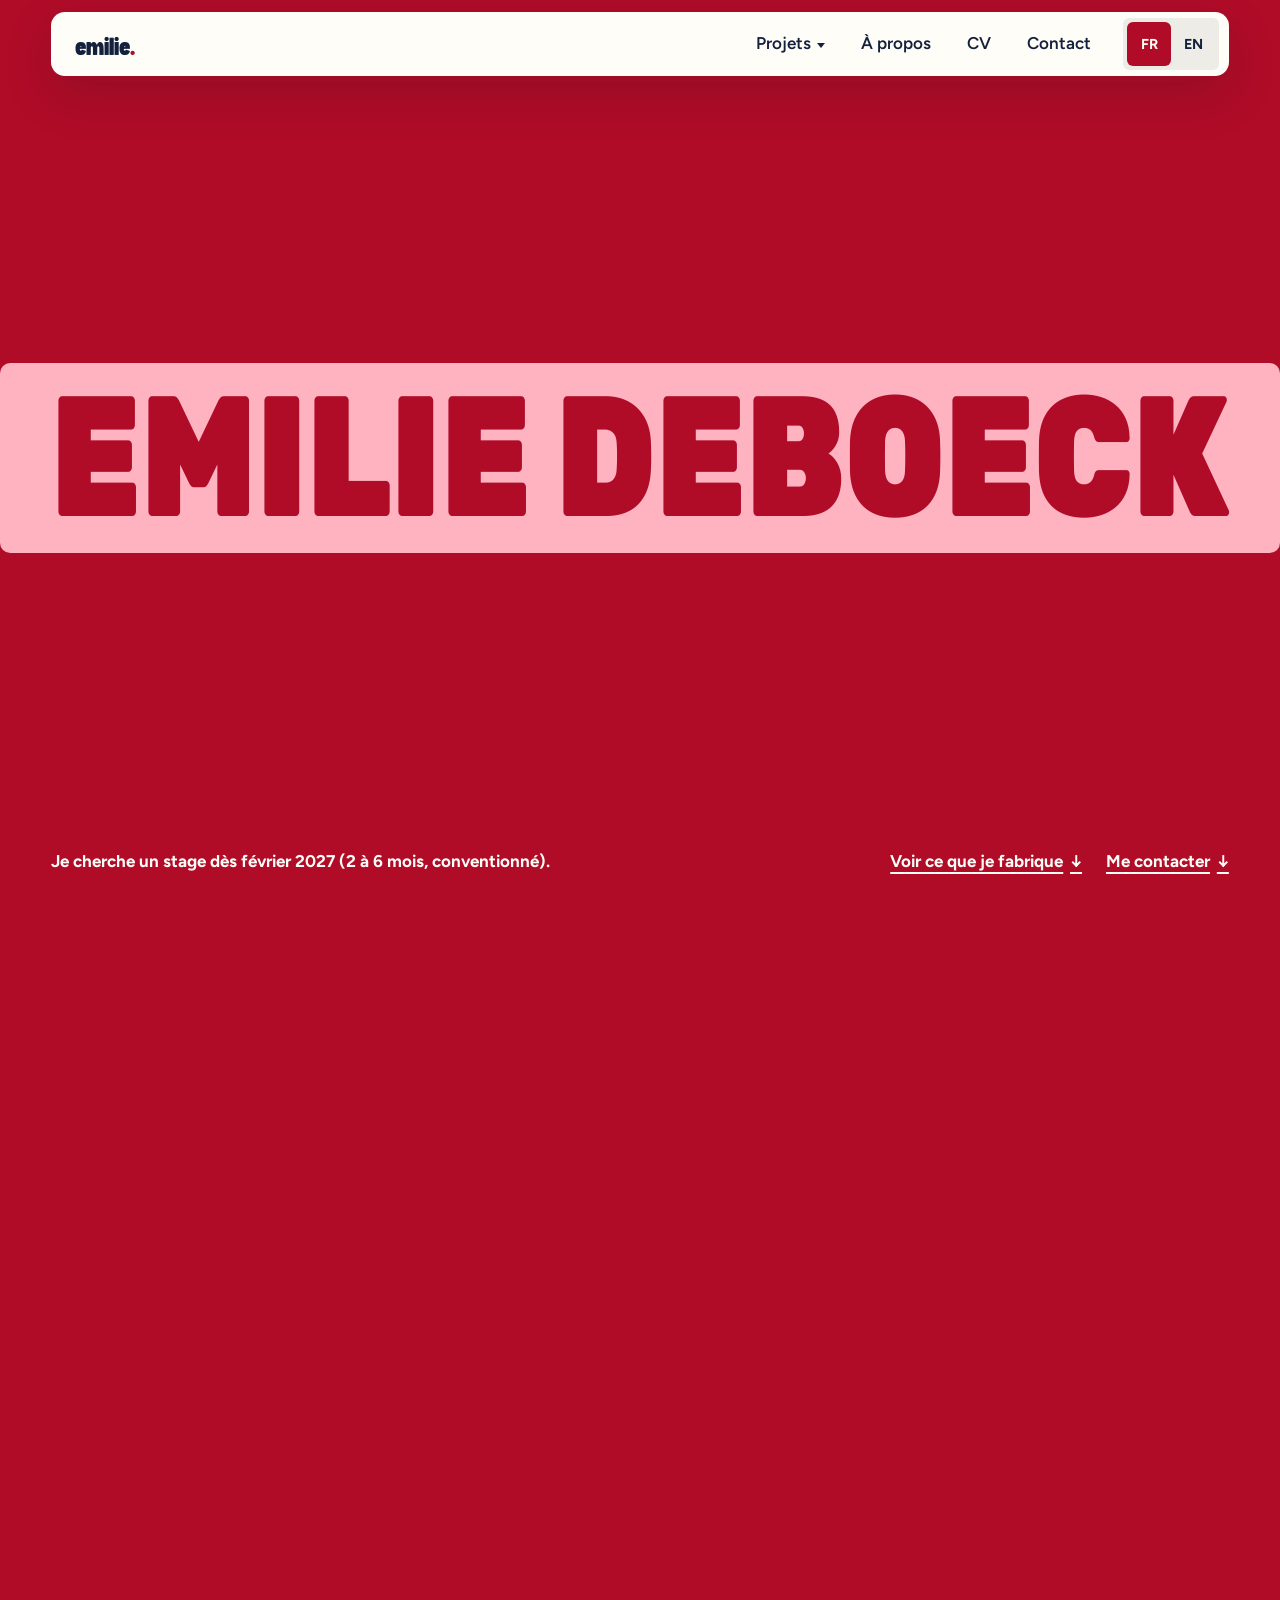
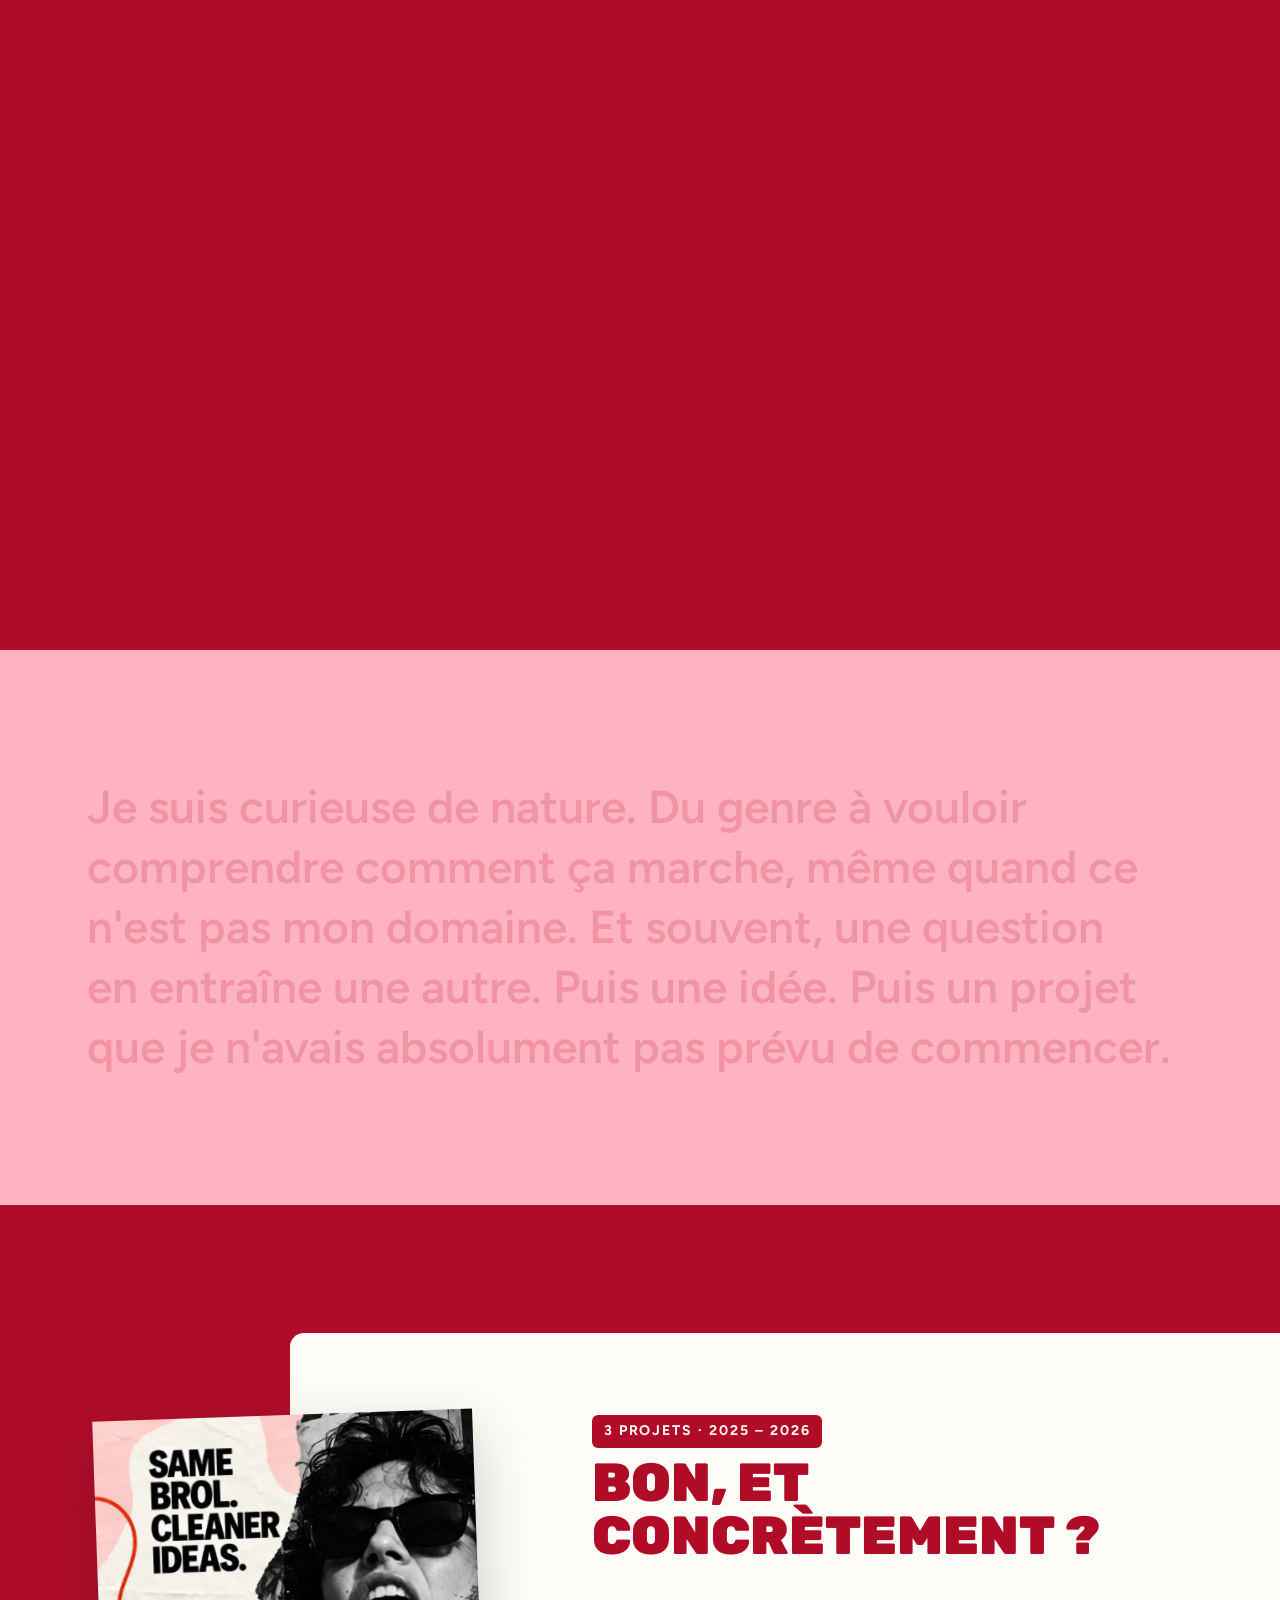
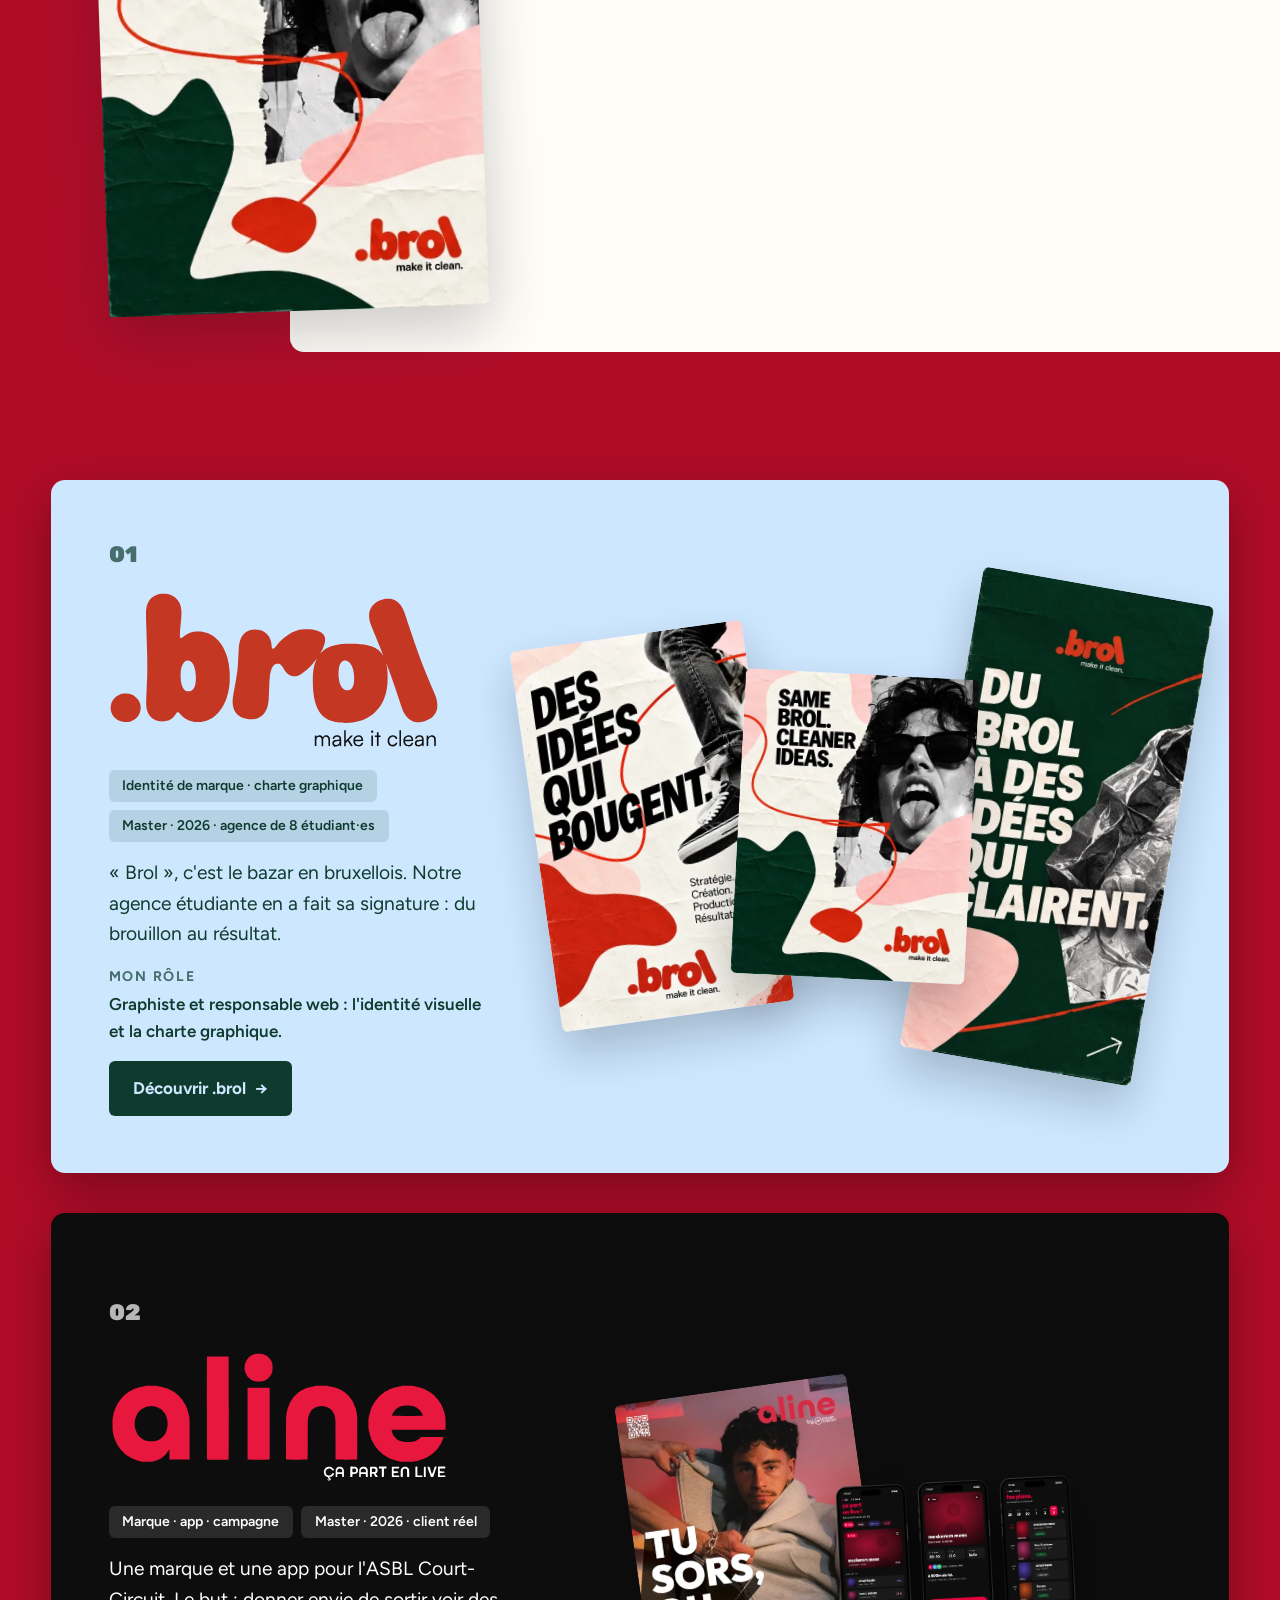
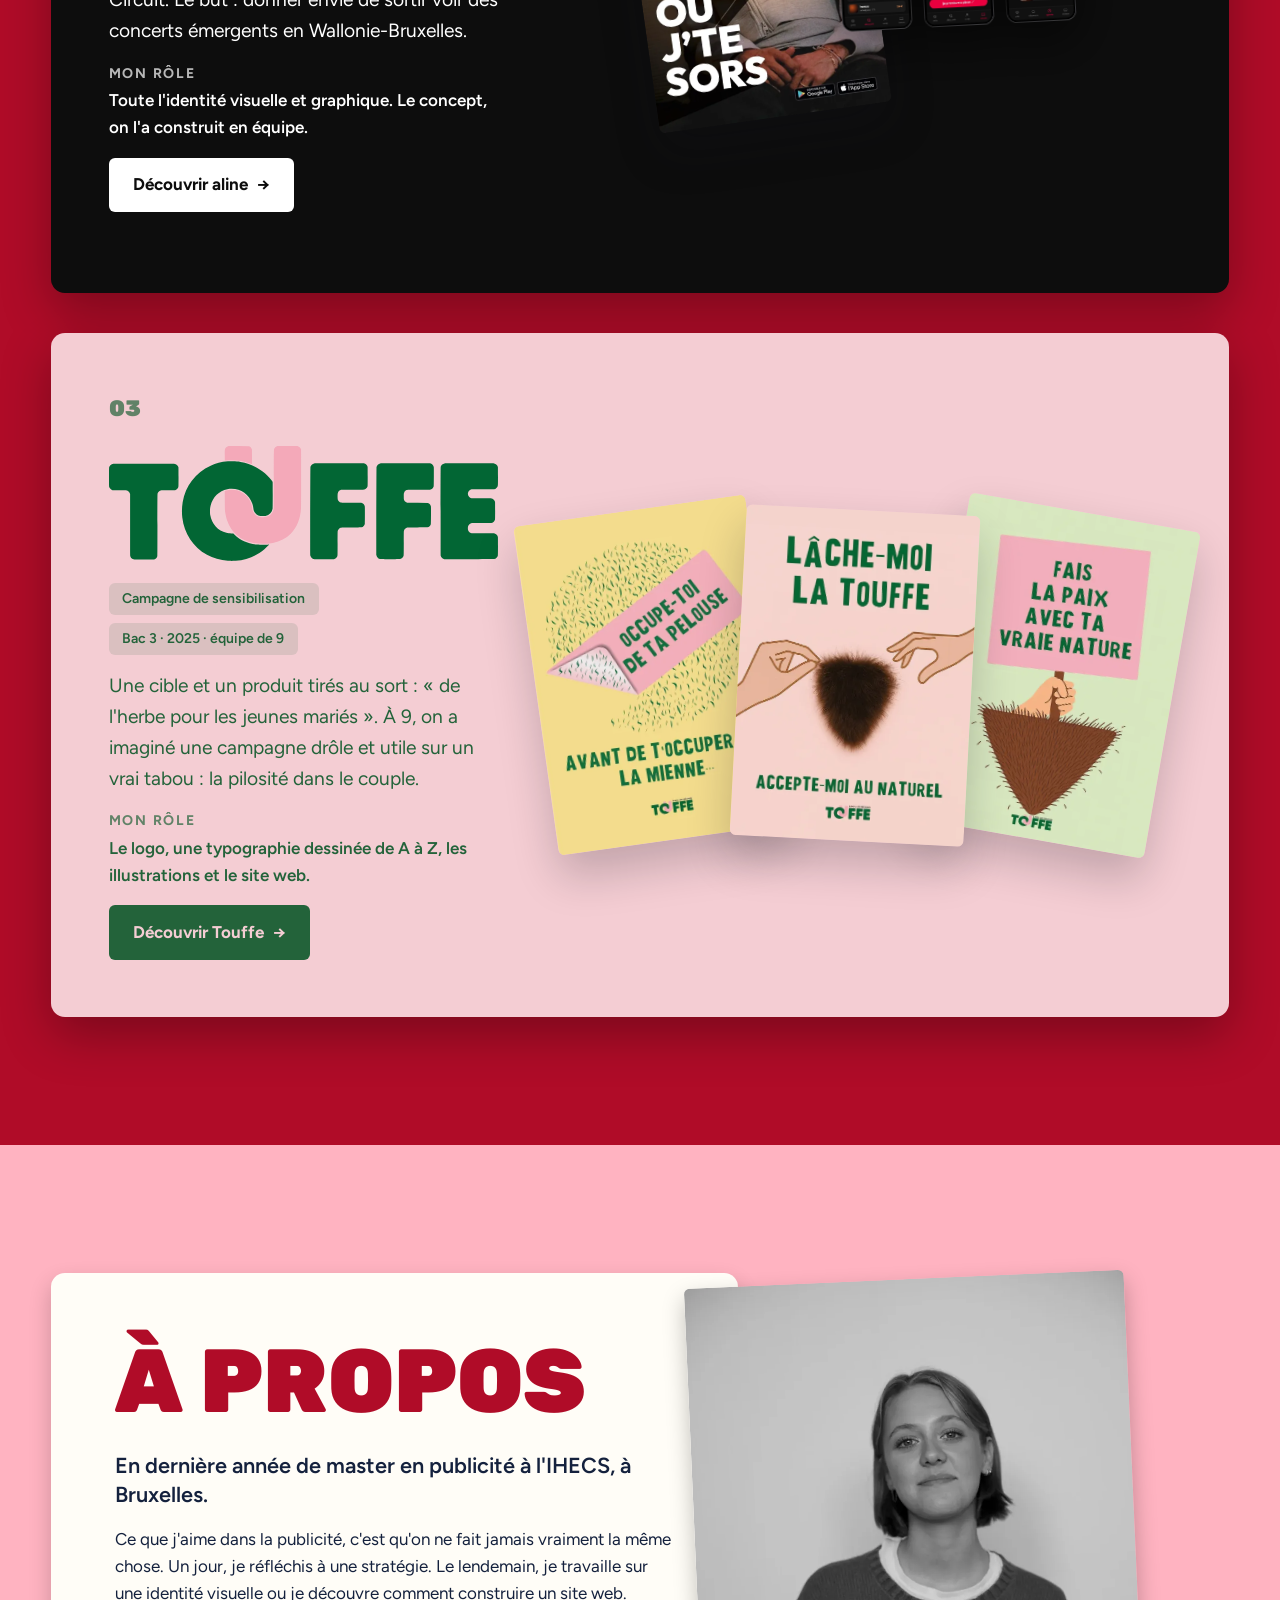
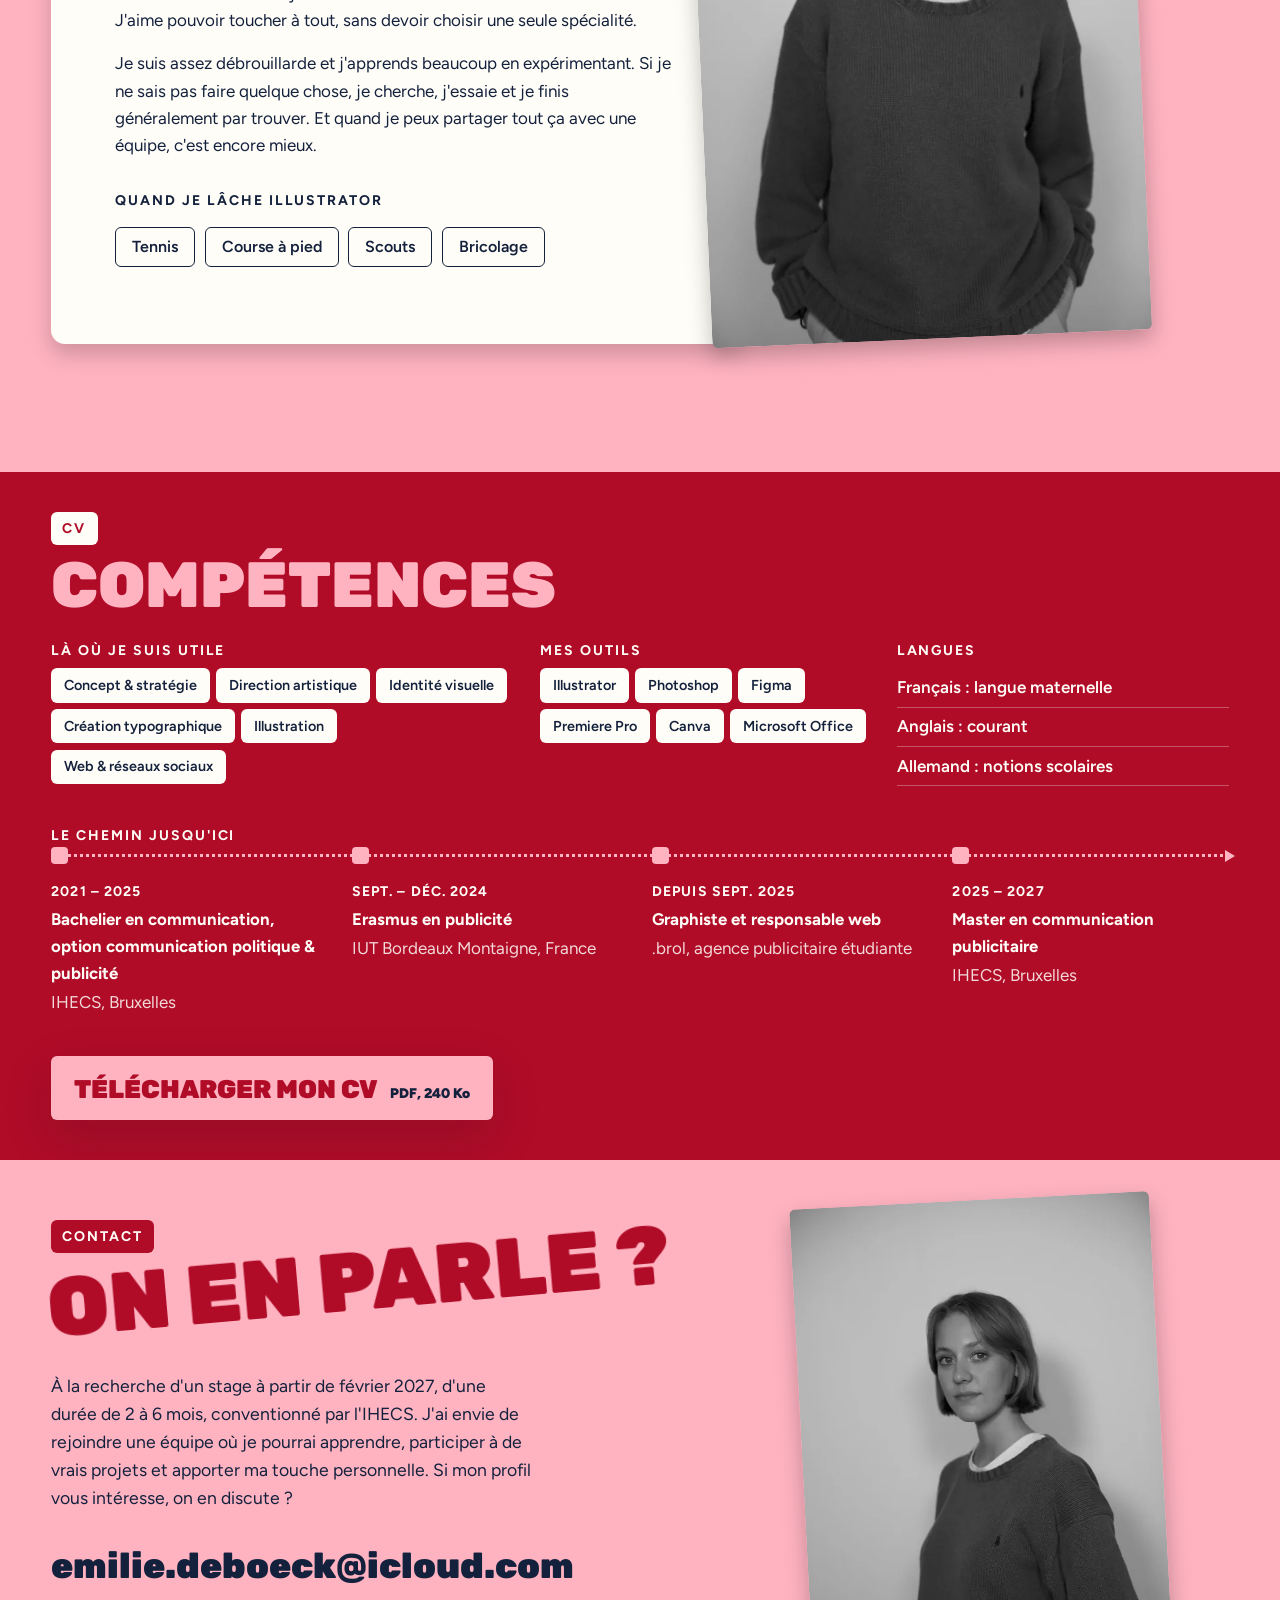
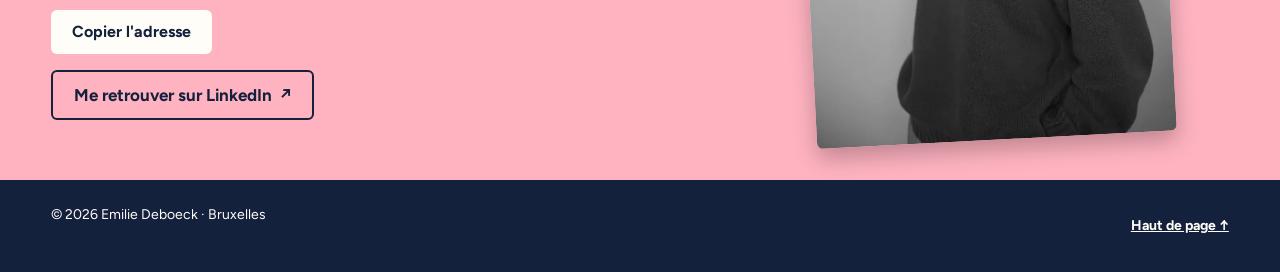
<file: index.html>
<!doctype html>
<html lang="fr">
<head>
  <meta charset="utf-8">
  <meta name="viewport" content="width=device-width, initial-scale=1">
  <title>Emilie Deboeck — concept, direction artistique & identité visuelle</title>
  <!-- Écrits ici aussi (main.js les remplace selon la langue) : LinkedIn et les réseaux ne lisent pas le JavaScript -->
  <meta name="description" content="Portfolio d'Emilie Deboeck, étudiante en master de publicité à l'IHECS (Bruxelles). Concept, direction artistique, identité visuelle, graphisme et web. Stage dès février 2027.">
  <meta property="og:type" content="website">
  <meta property="og:title" content="Emilie Deboeck — concept, direction artistique & identité visuelle">
  <meta property="og:description" content="Étudiante en master de publicité à l'IHECS (Bruxelles). Stage dès février 2027.">
  <meta property="og:url" content="https://emiliedeboeck.com/">
  <meta property="og:image" content="https://emiliedeboeck.com/assets/img/touffe/affiche-touffe-1600.jpg">
  <meta name="twitter:card" content="summary_large_image">
  <link rel="icon" href="assets/favicon.svg?v=2" type="image/svg+xml">
  <link rel="preconnect" href="https://fonts.googleapis.com">
  <link rel="preconnect" href="https://fonts.gstatic.com" crossorigin>
  <link href="https://fonts.googleapis.com/css2?family=Figtree:wght@400;500;600;700;900&display=swap" rel="stylesheet">
  <!-- Rubik Black : l'affiche du haut et tous les titres de l'accueil -->
  <link href="https://fonts.googleapis.com/css2?family=Rubik:wght@900&display=swap" rel="stylesheet">
  <link rel="stylesheet" href="css/style.css">
</head>
<body class="pg-home" data-page="home" data-root="">

<main id="main">

  <!-- ========== AFFICHE : en haut de page, les compétences arrivent de gauche et de droite, le nom au centre ========== -->
  <section class="poster" aria-labelledby="hero-title">
    <h1 class="visually-hidden" id="hero-title"><span data-i18n="hero.first"></span> <span data-i18n="hero.last"></span></h1>
    <div class="poster-stage">
      <p class="poster-lines" data-render="poster" data-src="hero.poster"></p>
      <!-- Dès le premier écran : ce qu'Emilie cherche, et les deux chemins utiles -->
      <div class="poster-status">
        <p data-i18n="hero.status"></p>
        <a href="#projets" data-i18n="hero.projects"></a>
        <a href="#contact" data-i18n="hero.contact"></a>
      </div>
    </div>
  </section>

  <!-- ========== MANIFESTE : colonne centrée, lue mot à mot ========== -->
  <div class="manifesto">
    <p class="manifesto-text" data-words data-i18n="hero.intro"></p>
  </div>

  <!-- ========== PROJETS ========== -->
  <section class="section work is-cerise" id="projets" aria-labelledby="work-title">
    <div class="wrap">
      <!-- Index : une affiche à gauche, les logos des projets à droite sur la bande rose -->
      <div class="work-index">
        <div class="work-index-media" data-center aria-hidden="true">
          <img class="is-active" src="assets/img/brol/affiche3-800.webp" srcset="assets/img/brol/affiche3-480.webp 480w, assets/img/brol/affiche3-800.webp 800w" sizes="(min-width: 761px) 380px, 62vw" width="800" height="1043" loading="lazy" alt="">
          <img src="assets/img/aline/affiche-800.webp" width="566" height="800" loading="lazy" alt="">
          <img src="assets/img/touffe/affiche-touffe-800.webp" srcset="assets/img/touffe/affiche-touffe-480.webp 480w, assets/img/touffe/affiche-touffe-800.webp 800w" sizes="(min-width: 761px) 380px, 62vw" width="565" height="800" loading="lazy" alt="">
        </div>
        <div class="work-index-panel" data-center>
          <span class="label" data-i18n="work.label"></span>
          <h2 id="work-title" class="reveal" data-i18n="work.title"></h2>
          <ul class="work-index-list" data-slide-in="alternate">
            <li><a href="projets/brol.html" data-show="0"><span data-i18n="work.brol.num"></span> <strong><img src="assets/img/brol/wordmark.svg" width="3780" height="1512" alt=".brol"></strong> <em data-i18n="work.brol.type"></em></a></li>
            <li><a href="projets/aline.html" data-show="1"><span data-i18n="work.aline.num"></span> <strong><img src="assets/img/aline/wordmark.svg" width="3492" height="1188" alt="aline"></strong> <em data-i18n="work.aline.type"></em></a></li>
            <li><a href="projets/touffe.html" data-show="2"><span data-i18n="work.touffe.num"></span> <strong><img src="assets/img/touffe/logo.svg" width="4096" height="1210" alt="Touffe"></strong> <em data-i18n="work.touffe.type"></em></a></li>
          </ul>
        </div>
      </div>

      <ol class="stack">
        <!-- .brol -->
        <li class="card brol" style="--i: 0;">
          <div class="card-text">
            <span class="card-num" data-i18n="work.brol.num"></span>
            <h3 class="card-name reveal"><img src="assets/img/brol/logo.svg" width="3780" height="1782" alt=".brol"></h3>
            <ul class="card-tags">
              <li data-i18n="work.brol.type"></li>
              <li data-i18n="work.brol.frame"></li>
            </ul>
            <p class="card-pitch" data-i18n="work.brol.pitch"></p>
            <p class="card-role"><span class="card-role-label" data-i18n="pages.labels.role"></span> <span data-i18n="work.brol.role"></span></p>
            <a class="card-link" href="projets/brol.html"><span data-i18n="work.brol.view"></span></a>
          </div>
          <div class="card-media">
            <img class="m1" src="assets/img/brol/affiche1-800.webp" srcset="assets/img/brol/affiche1-480.webp 480w, assets/img/brol/affiche1-800.webp 800w" sizes="(min-width: 861px) 24vw, 44vw" width="800" height="1313" loading="lazy" alt="" data-i18n-attr="alt:work.alt.brolPoster1">
            <img class="m2" src="assets/img/brol/affiche3-800.webp" srcset="assets/img/brol/affiche3-480.webp 480w, assets/img/brol/affiche3-800.webp 800w" sizes="(min-width: 861px) 24vw, 44vw" width="800" height="1043" loading="lazy" alt="" data-i18n-attr="alt:work.alt.brolPoster3">
            <img class="m3" src="assets/img/brol/affiche2-800.webp" srcset="assets/img/brol/affiche2-480.webp 480w, assets/img/brol/affiche2-800.webp 800w" sizes="(min-width: 861px) 24vw, 44vw" width="800" height="1663" loading="lazy" alt="" data-i18n-attr="alt:work.alt.brolPoster2">
          </div>
        </li>

        <!-- aline -->
        <li class="card aline on-dark" style="--i: 1;">
          <div class="card-text">
            <span class="card-num" data-i18n="work.aline.num"></span>
            <h3 class="card-name reveal"><img src="assets/img/aline/logo.svg" width="3492" height="1380" alt="aline"></h3>
            <ul class="card-tags">
              <li data-i18n="work.aline.type"></li>
              <li data-i18n="work.aline.frame"></li>
            </ul>
            <p class="card-pitch" data-i18n="work.aline.pitch"></p>
            <p class="card-role"><span class="card-role-label" data-i18n="pages.labels.role"></span> <span data-i18n="work.aline.role"></span></p>
            <a class="card-link" href="projets/aline.html"><span data-i18n="work.aline.view"></span></a>
          </div>
          <div class="card-media">
            <img class="m1" src="assets/img/aline/affiche-800.webp" width="566" height="800" loading="lazy" alt="" data-i18n-attr="alt:work.alt.alinePoster">
            <img class="m2" src="assets/img/aline/ecrans-trio-855.webp" srcset="assets/img/aline/ecrans-trio-855.webp 855w, assets/img/aline/ecrans-trio-1710.webp 1710w" sizes="(min-width: 900px) 40vw, 70vw" width="855" height="529" loading="lazy" alt="" data-i18n-attr="alt:work.alt.alineScreens">
          </div>
        </li>

        <!-- Touffe -->
        <li class="card touffe" style="--i: 2;">
          <div class="card-text">
            <span class="card-num" data-i18n="work.touffe.num"></span>
            <h3 class="card-name reveal"><img src="assets/img/touffe/logo.svg" width="4096" height="1210" alt="Touffe"></h3>
            <ul class="card-tags">
              <li data-i18n="work.touffe.type"></li>
              <li data-i18n="work.touffe.frame"></li>
            </ul>
            <p class="card-pitch" data-i18n="work.touffe.pitch"></p>
            <p class="card-role"><span class="card-role-label" data-i18n="pages.labels.role"></span> <span data-i18n="work.touffe.role"></span></p>
            <a class="card-link" href="projets/touffe.html"><span data-i18n="work.touffe.view"></span></a>
          </div>
          <div class="card-media">
            <img class="m1" src="assets/img/touffe/affiche-pelouse-800.webp" srcset="assets/img/touffe/affiche-pelouse-480.webp 480w, assets/img/touffe/affiche-pelouse-800.webp 800w" sizes="(min-width: 861px) 24vw, 44vw" width="565" height="800" loading="lazy" alt="" data-i18n-attr="alt:work.alt.touffePoster2">
            <img class="m2" src="assets/img/touffe/affiche-touffe-800.webp" srcset="assets/img/touffe/affiche-touffe-480.webp 480w, assets/img/touffe/affiche-touffe-800.webp 800w" sizes="(min-width: 861px) 24vw, 44vw" width="565" height="800" loading="lazy" alt="" data-i18n-attr="alt:work.alt.touffePoster">
            <img class="m3" src="assets/img/touffe/affiche-paix-800.webp" srcset="assets/img/touffe/affiche-paix-480.webp 480w, assets/img/touffe/affiche-paix-800.webp 800w" sizes="(min-width: 861px) 24vw, 44vw" width="565" height="800" loading="lazy" alt="" data-i18n-attr="alt:work.alt.touffePoster3">
          </div>
        </li>
      </ol>
    </div>
  </section>

  <!-- ========== À PROPOS : un papier crème, le portrait collé par-dessus ========== -->
  <section class="section about" id="a-propos" aria-labelledby="about-title">
    <div class="wrap about-grid">
      <div class="about-paper" data-center data-slide-from="left">
        <h2 id="about-title" class="reveal" data-i18n="about.label"></h2>
        <p class="about-lead" data-i18n="about.p1"></p>
        <p data-i18n="about.p2"></p>
        <p data-i18n="about.p3"></p>
        <h3 data-i18n="about.offTitle"></h3>
        <ul class="chips" data-render="list" data-src="about.off"></ul>
      </div>

      <figure class="about-collage" data-center data-slide-from="right">
        <span class="collage-photo"><img src="assets/img/emilie-1200.webp" srcset="assets/img/emilie-600.webp 400w, assets/img/emilie-1200.webp 800w" sizes="(min-width: 860px) 420px, 78vw" width="800" height="1200" loading="lazy" alt="" data-i18n-attr="alt:about.photoAlt"></span>
      </figure>
    </div>
  </section>

  <!-- ========== CV ========== -->
  <section class="section skills is-cerise" id="cv" aria-labelledby="skills-title">
    <div class="wrap">
      <div class="section-head" data-center>
        <span class="label" data-i18n="skills.label"></span>
        <h2 id="skills-title" class="reveal" data-i18n="skills.title"></h2>
      </div>

      <div class="skills-grid" data-center>
        <div class="reveal">
          <h3 data-i18n="skills.doTitle"></h3>
          <ul class="chips" data-render="list" data-src="skills.do"></ul>
        </div>
        <div class="reveal" style="--reveal-delay: 0.1s; --reveal-rot: -2deg;">
          <h3 data-i18n="skills.toolsTitle"></h3>
          <ul class="chips" data-render="list" data-src="skills.tools"></ul>
        </div>
        <div class="reveal" style="--reveal-delay: 0.2s;">
          <h3 data-i18n="skills.langTitle"></h3>
          <ul class="plain-list" data-render="list" data-src="skills.langs"></ul>
        </div>
      </div>

      <div class="path reveal">
        <h3 data-i18n="skills.pathTitle"></h3>
        <ol class="timeline" data-render="timeline" data-src="skills.path"></ol>
      </div>

      <a class="cv-button" href="assets/docs/cv-emilie-deboeck.pdf" download>
        <span data-i18n="skills.cv"></span>
        <small data-i18n="skills.cvNote"></small>
      </a>
    </div>
  </section>

  <!-- ========== CONTACT : le titre penché, un portrait posé de biais ========== -->
  <section class="section contact" id="contact" aria-labelledby="contact-title">
    <div class="wrap contact-grid" data-center>
      <div class="contact-text">
        <span class="label" data-i18n="contact.label"></span>
        <h2 id="contact-title" class="reveal" data-i18n="contact.title"></h2>
        <p class="contact-sub" data-i18n="contact.sub"></p>

        <div class="contact-actions">
          <a class="email" href="mailto:emilie.deboeck@icloud.com" data-i18n="contact.email"></a>
          <button class="btn" type="button" data-copy data-i18n="contact.copy"></button>
        </div>
        <a class="linkedin" href="https://www.linkedin.com/in/emilie-deboeck-45b913330/" target="_blank" rel="noopener">
          <span data-i18n="contact.linkedin"></span><span aria-hidden="true">↗</span>
        </a>
      </div>

      <figure class="contact-collage reveal">
        <span class="collage-photo"><img src="assets/img/emilie-contact-1200.webp" srcset="assets/img/emilie-contact-600.webp 600w, assets/img/emilie-contact-1200.webp 1200w" sizes="(min-width: 860px) 400px, 78vw" width="1200" height="1800" loading="lazy" alt="" data-i18n-attr="alt:contact.photoAlt"></span>
      </figure>
    </div>
  </section>

</main>

<script src="js/content.js"></script>
<script src="js/main.js"></script>
</body>
</html>
</file>
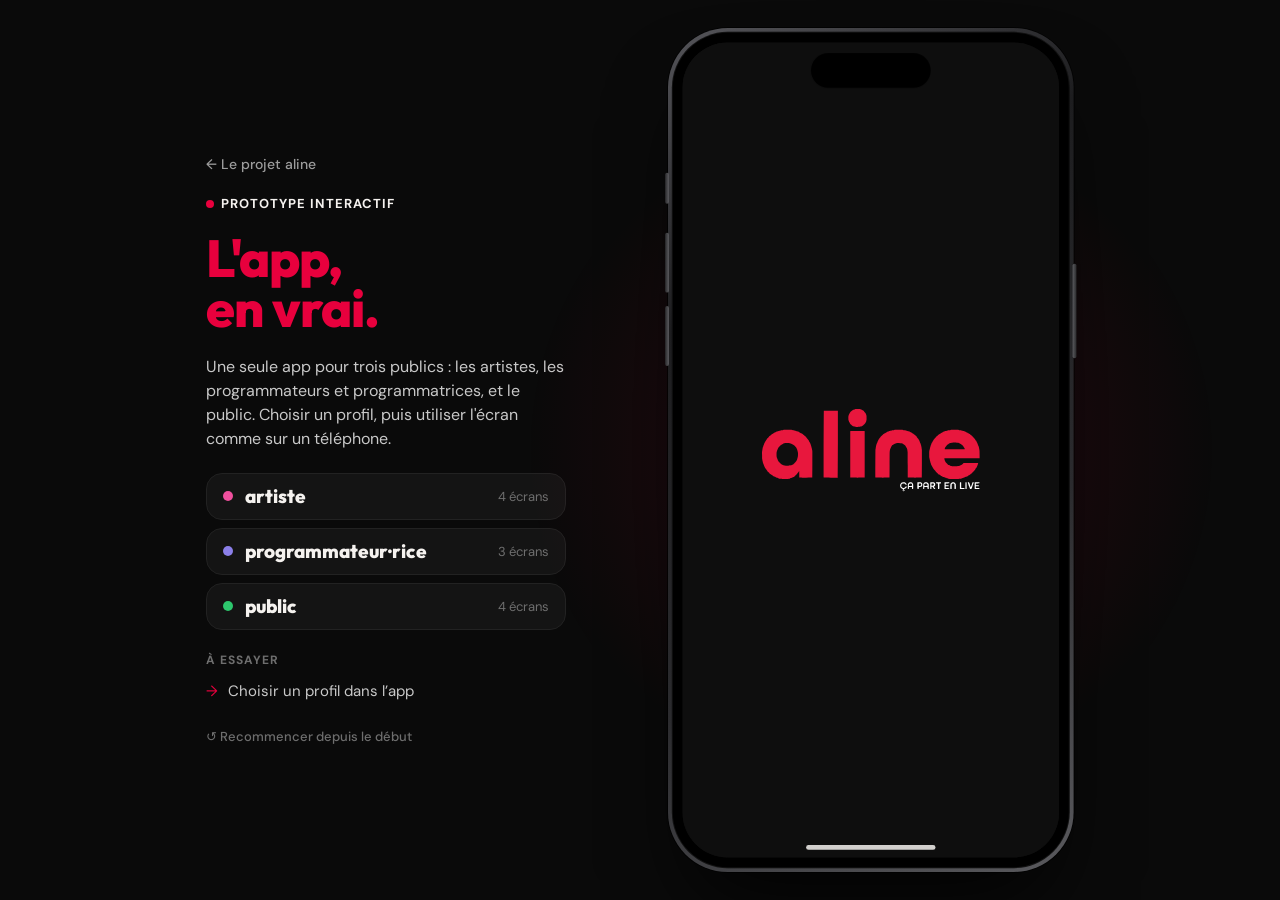
<file: aline-app/index.html>
<!doctype html>
<html lang="fr">
<head>
  <meta charset="utf-8">
  <meta name="viewport" content="width=device-width, initial-scale=1, viewport-fit=cover">
  <title>aline, le prototype — Emilie Deboeck</title>
  <meta name="description" content="Prototype interactif de l'app aline : artistes, programmateurs et public.">
  <meta name="theme-color" content="#0A0A0A">
  <meta name="apple-mobile-web-app-capable" content="yes">
  <meta name="apple-mobile-web-app-status-bar-style" content="black">
  <meta name="apple-mobile-web-app-title" content="aline">
  <link rel="icon" href="../assets/favicon.svg" type="image/svg+xml">
  <link rel="preconnect" href="https://fonts.googleapis.com">
  <link rel="preconnect" href="https://fonts.gstatic.com" crossorigin>
  <!-- Outfit + DM Sans : les typos de la charte aline (les écrans SVG les utilisent aussi). -->
  <link href="https://fonts.googleapis.com/css2?family=DM+Sans:wght@400..800&family=Outfit:wght@400..900&display=swap" rel="stylesheet">
  <style>
    :root {
      --red: #E8003D;
      --bg: #0E0E0E;
      --ink: #F5F2EF;
      --mute: #C9C9C9;
      --mute2: #9C9C9C;
      --mute3: #6E6E6E;
      --card: #1A1A1A;
      --ok-bg: #143A24;
      --ok: #4FD889;
      --ease: cubic-bezier(.32, .72, 0, 1);
      --display: 'Outfit', 'DM Sans', Arial, sans-serif;
      --text: 'DM Sans', Arial, sans-serif;
      --s: 1;
    }
    * { box-sizing: border-box; margin: 0; padding: 0; }
    html, body { height: 100%; }
    body {
      overflow: hidden;
      background: #0A0A0A;
      color: var(--ink);
      font-family: var(--text);
      -webkit-font-smoothing: antialiased;
      -moz-osx-font-smoothing: grayscale;
    }
    button {
      font: inherit; color: inherit; background: none; border: 0;
      cursor: pointer; -webkit-tap-highlight-color: transparent;
    }
    button:focus-visible, a:focus-visible { outline: 2px solid var(--ink); outline-offset: 3px; }

    /* ========== LA SCÈNE : le texte à gauche, le téléphone à droite ========== */
    /* Fixe et sans débordement : sur téléphone, rien ne doit élargir la page */
    .stage {
      position: fixed; inset: 0; overflow: hidden;
      display: flex; align-items: center; justify-content: center;
      gap: clamp(48px, 8vw, 140px);
      padding: 28px 40px;
    }
    .panel { flex: 0 1 360px; display: flex; flex-direction: column; gap: 22px; }
    .back { color: var(--mute2); text-decoration: none; font-size: 14px; font-weight: 500; transition: color .2s; }
    .back:hover { color: var(--ink); }
    .eyebrow {
      display: flex; align-items: center; gap: 7px;
      font-size: 13px; font-weight: 700; letter-spacing: 1px; text-transform: uppercase;
    }
    .eyebrow::before { content: ""; width: 8px; height: 8px; border-radius: 50%; background: var(--red); flex: none; }
    .panel h1 { font: 800 52px/.95 var(--display); color: var(--red); letter-spacing: -1px; }
    .lede { color: var(--mute); font-size: 16px; line-height: 1.5; }

    .profiles { display: grid; gap: 8px; }
    .pf {
      display: flex; align-items: center; gap: 12px;
      padding: 13px 16px; border-radius: 16px;
      background: #141414; border: 1px solid #222; text-align: left;
      transition: background .2s, border-color .2s;
    }
    .pf:hover { background: #1C1C1C; }
    .pf i { width: 10px; height: 10px; border-radius: 50%; background: var(--c); flex: none; }
    .pf b { font: 800 19px/1 var(--display); }
    .pf small { margin-left: auto; color: var(--mute3); font-size: 13px; }
    .pf[aria-pressed="true"] { background: #24090F; border-color: #5A1526; }
    .pf[aria-pressed="true"] small { color: #FF6B8B; }

    .tries h2 { font-size: 12px; font-weight: 700; letter-spacing: 1px; text-transform: uppercase; color: var(--mute3); margin-bottom: 8px; }
    .tries ul { list-style: none; display: grid; gap: 2px; }
    .tries button { display: flex; gap: 10px; padding: 5px 0; color: var(--mute); font-size: 15px; text-align: left; transition: color .2s; }
    .tries button::before { content: "→"; color: var(--red); }
    .tries button:hover { color: var(--ink); }
    .restart { align-self: flex-start; color: var(--mute3); font-size: 13px; font-weight: 500; transition: color .2s; }
    .restart:hover { color: var(--ink); }

    /* ========== LE TÉLÉPHONE ========== */
    .slot { position: relative; flex: none; }
    .slot::before {
      content: ""; position: absolute; left: 50%; top: 50%;
      width: 170%; aspect-ratio: 1; transform: translate(-50%, -50%);
      background: radial-gradient(closest-side, rgba(232, 0, 61, .26), rgba(232, 0, 61, .07) 55%, transparent);
      pointer-events: none;
    }
    .device-wrap { position: relative; width: calc(420px * var(--s)); height: calc(874px * var(--s)); }
    .device {
      position: absolute; left: 0; top: 0;
      width: 420px; height: 874px; padding: 4px; border-radius: 62px;
      transform: scale(var(--s)); transform-origin: 0 0;
      background: linear-gradient(150deg, #55555a, #1d1d1f 28%, #2b2b2e 64%, #5a5a5e);
      box-shadow: 0 50px 90px -30px rgba(0, 0, 0, .9), 0 0 0 1px rgba(0, 0, 0, .7);
    }
    .bezel { width: 100%; height: 100%; padding: 11px; border-radius: 58px; background: #000; box-shadow: inset 0 0 0 1px rgba(255, 255, 255, .07); }
    .hw { position: absolute; width: 4px; border-radius: 2px; background: linear-gradient(90deg, #2a2a2c, #5a5a5e); }
    .hw-action { left: -3px; top: 150px; height: 32px; }
    .hw-up { left: -3px; top: 212px; height: 62px; }
    .hw-down { left: -3px; top: 288px; height: 62px; }
    .hw-power { right: -3px; top: 244px; height: 98px; background: linear-gradient(90deg, #5a5a5e, #2a2a2c); }

    .screen {
      position: relative; width: 390px; height: 844px;
      border-radius: 47px; overflow: hidden; isolation: isolate;
      background: var(--bg);
      -webkit-user-select: none; user-select: none;
      -webkit-touch-callout: none;
      touch-action: manipulation;
    }
    .island { position: absolute; top: 11px; left: 50%; width: 124px; height: 36px; margin-left: -62px; border-radius: 20px; background: #000; z-index: 60; pointer-events: none; }

    /* ========== LES ÉCRANS ========== */
    .view { position: absolute; inset: 0; visibility: hidden; background: var(--bg); overflow: hidden; }
    .view.on { visibility: visible; }
    /* Les photos sont réutilisées ailleurs (<use>) : leurs masques doivent rester actifs même écran caché */
    .view clipPath * { visibility: visible; }
    .view > svg.scr { position: absolute; inset: 0; width: 100%; height: 100%; display: block; }
    .hot { position: absolute; inset: 0; }

    /* Zones cliquables posées sur les dessins : elles foncent un peu au toucher */
    .hs { position: absolute; border-radius: var(--r, 12px); }
    .hs::after { content: ""; position: absolute; inset: 0; border-radius: inherit; background: #000; opacity: 0; transition: opacity .15s; pointer-events: none; }
    .hs:active::after { opacity: .2; }

    /* Un bouton qui change d'état (« envoyé ✓ », « contrat signé ✓ »…) */
    .morph {
      position: absolute; display: flex; align-items: center; justify-content: center;
      background: var(--ok-bg); color: var(--ok); font-weight: 700;
      pointer-events: none; animation: morph .5s var(--ease) both;
    }
    @keyframes morph { from { opacity: 0; transform: scale(.94); } }

    /* Les cœurs */
    .heart svg { position: absolute; inset: 0; width: 100%; height: 100%; opacity: 0; transition: opacity .15s; overflow: visible; }
    .heart.alt svg { opacity: 1; }
    .heart circle { fill: #2A2A2A; }
    .heart.liked circle { fill: var(--red); }
    .heart path { fill: none; stroke: #fff; stroke-width: 1.8; stroke-linejoin: round; }

    /* L'écran de lancement */
    .v-splash { display: grid; place-items: center; }
    .v-splash img { width: 230px; height: auto; }

    /* « t'es qui, toi ? » */
    .v-choose .sb { position: absolute; left: 0; top: 0; width: 390px; height: 52px; }
    .ch-head { position: absolute; left: 20px; right: 20px; top: 57px; }
    .ch-head .eyebrow { margin-left: 1px; }
    .ch-head h2 { font: 800 40px/1 var(--display); color: var(--red); letter-spacing: -.5px; margin-top: 16px; }
    .ch-head .sub { color: var(--mute); font-size: 15px; margin-top: 10px; }
    .ch-list { position: absolute; left: 20px; right: 20px; top: 202px; display: grid; gap: 12px; }
    .ch-card {
      display: grid; grid-template-columns: 1fr 96px; gap: 14px; align-items: center;
      padding: 14px 14px 14px 18px; border-radius: 22px;
      background: var(--card); text-align: left;
      transition: transform .25s var(--ease), background .2s;
    }
    .ch-card:hover { background: #212121; }
    .ch-card:active { transform: scale(.975); }
    .ch-k { display: inline-flex; align-items: center; gap: 6px; font-size: 11.5px; font-weight: 700; letter-spacing: 1px; text-transform: uppercase; color: var(--c); }
    .ch-k::before { content: ""; width: 7px; height: 7px; border-radius: 50%; background: var(--c); }
    .ch-card strong { display: block; font: 800 27px/1 var(--display); color: var(--ink); margin: 10px 0 8px; }
    .ch-card .d { display: block; color: var(--mute2); font-size: 13.5px; line-height: 1.35; }
    .thumb { position: relative; width: 96px; height: 124px; border-radius: 16px; overflow: hidden; background: #222; }
    .thumb svg { width: 100%; height: 100%; display: block; }
    .thumb i {
      position: absolute; right: 8px; bottom: 8px; width: 28px; height: 28px; border-radius: 50%;
      display: grid; place-items: center; background: var(--red); color: #fff;
      font-style: normal; font-size: 15px; font-weight: 700;
    }
    .thumb.pub { background: radial-gradient(circle at 35% 35%, #B5122F, #120708 75%); }
    .thumb.pub b {
      position: absolute; left: 8px; top: 8px; display: flex; align-items: center; gap: 5px;
      padding: 4px 9px 4px 7px; border-radius: 12px; background: var(--red);
      font-size: 12px; font-weight: 700; color: #fff;
    }
    .thumb.pub b::before { content: ""; width: 7px; height: 7px; border-radius: 50%; background: #fff; animation: blink 1.4s ease-in-out infinite; }
    @keyframes blink { 50% { opacity: .25; } }
    .ch-foot { position: absolute; left: 30px; right: 30px; bottom: 50px; text-align: center; color: var(--mute3); font-size: 13px; line-height: 1.5; }

    /* ========== LA BARRE D'ONGLETS (fixe, au-dessus des écrans) ========== */
    .tabbar { position: absolute; left: 0; top: 772px; width: 390px; height: 72px; z-index: 20; transition: transform .45s var(--ease), opacity .3s; }
    .tabbar.hide { transform: translateY(100%); opacity: 0; pointer-events: none; }
    .tabbar svg { position: absolute; inset: 0; width: 100%; height: 100%; }
    .tabbar .tab { color: var(--mute3); fill: currentColor; transition: color .2s; }
    .tabbar .tab.on { color: var(--red); }
    .tabbar .ico * { fill: none; stroke: currentColor; stroke-width: 1.7; stroke-linecap: round; stroke-linejoin: round; }
    .tabbar button { position: absolute; top: 0; height: 72px; }

    /* La barre « home » d'iOS : ramène au choix du profil */
    .home { position: absolute; left: 50%; bottom: 0; width: 180px; height: 16px; margin-left: -90px; z-index: 65; cursor: pointer; }
    .home::before {
      content: ""; position: absolute; left: 23px; right: 23px; bottom: 8px; height: 5px; border-radius: 3px;
      background: var(--ink); opacity: .85; transition: transform .2s, opacity .2s;
    }
    .home:hover::before { opacity: 1; transform: scaleX(1.08); }

    /* ========== LES CARTES À SWIPER ========== */
    .deck { position: absolute; background: var(--bg); }
    .empty {
      position: absolute; inset: 0; border-radius: 24px;
      display: flex; flex-direction: column; align-items: center; justify-content: center; gap: 10px;
      padding: 28px; text-align: center;
      background: #151515; border: 1.5px dashed #2E2E2E;
      opacity: 0; transition: opacity .3s;
    }
    .deck.gone .empty { opacity: 1; }
    .empty b { font: 800 26px/1.05 var(--display); color: var(--ink); }
    .empty p { color: var(--mute2); font-size: 14px; }
    .empty button { margin-top: 10px; padding: 11px 20px; border-radius: 999px; background: #262626; font-size: 14px; font-weight: 600; }
    .card { position: absolute; inset: 0; cursor: grab; touch-action: none; }
    .card.drag { cursor: grabbing; }
    .card > svg { position: absolute; inset: 0; width: 100%; height: 100%; pointer-events: none; }
    .stamp {
      position: absolute; padding: 6px 12px 5px; border: 3px solid; border-radius: 10px;
      font: 800 26px/1 var(--display); text-transform: uppercase; letter-spacing: .5px;
      background: rgba(0, 0, 0, .25); opacity: 0; pointer-events: none;
    }
    .stamp.yes { color: #2ECC71; transform: rotate(-12deg); }
    .stamp.no { color: #FF4D6D; transform: rotate(12deg); }

    /* ========== « ÇA MATCHE ! » ========== */
    .match {
      position: absolute; inset: 0; z-index: 30;
      display: flex; flex-direction: column; align-items: center; justify-content: center;
      padding: 60px 28px 70px; text-align: center;
      background: radial-gradient(120% 80% at 50% 30%, #B5122F, #3A0A14 58%, #120708);
      visibility: hidden; opacity: 0; transition: opacity .35s, visibility 0s .35s;
    }
    .match.show { visibility: visible; opacity: 1; transition: opacity .35s; }
    .match > :not(.confetti) { position: relative; }
    .match .k { font-size: 13px; font-weight: 700; letter-spacing: 1px; color: #FFD0D9; }
    .duo { display: flex; margin: 26px 0 24px; }
    .av { width: 124px; height: 124px; border-radius: 50%; overflow: hidden; border: 4px solid #fff; background: #222; box-shadow: 0 16px 30px rgba(0, 0, 0, .4); }
    .av + .av { margin-left: -24px; }
    .av svg { width: 100%; height: 100%; display: block; }
    .av.badge { display: grid; place-items: center; background: var(--red); color: #fff; font: 800 40px/1 var(--display); }
    .match h2 { font: 800 56px/.95 var(--display); color: #fff; letter-spacing: -1px; }
    .match .p { margin-top: 20px; max-width: 290px; color: #F2D6DC; font-size: 16px; line-height: 1.4; }
    .match .cta { margin-top: 34px; width: 100%; height: 58px; border-radius: 29px; background: #fff; color: var(--red); font-size: 18px; font-weight: 700; transition: transform .15s; }
    .match .cta:active { transform: scale(.97); }
    .match .later { margin-top: 12px; padding: 10px; color: #F2D6DC; font-size: 15px; font-weight: 500; }
    .confetti { position: absolute; inset: 0; overflow: hidden; pointer-events: none; }
    .confetti i { position: absolute; top: -20px; border-radius: 2px; }

    /* ========== LES FEUILLES DU BAS ========== */
    .scrim { position: absolute; inset: 0; z-index: 40; background: rgba(0, 0, 0, .6); opacity: 0; visibility: hidden; transition: opacity .3s, visibility 0s .3s; }
    .scrim.show { opacity: 1; visibility: visible; transition: opacity .3s; }
    .sheet {
      position: absolute; left: 0; right: 0; bottom: 0; z-index: 41;
      padding: 10px 20px 44px; border-radius: 30px 30px 0 0;
      background: #161616; border-top: 1px solid #262626;
      transform: translateY(105%); visibility: hidden;
      transition: transform .5s var(--ease), visibility 0s .5s;
    }
    .sheet.show { transform: none; visibility: visible; transition: transform .5s var(--ease); }
    .grab { height: 26px; margin: -10px -20px 6px; display: grid; place-items: center; cursor: grab; touch-action: none; }
    .grab::before { content: ""; width: 40px; height: 5px; border-radius: 3px; background: #3A3A3A; }
    .sheet h3 { font: 800 34px/1 var(--display); color: var(--red); letter-spacing: -.5px; margin-top: 12px; }
    .sheet .sub { color: var(--mute); font-size: 15px; margin-top: 8px; }
    .btn {
      height: 54px; border-radius: 27px;
      display: flex; align-items: center; justify-content: center; gap: 10px;
      font-size: 17px; font-weight: 700;
      transition: transform .15s, opacity .2s;
    }
    .btn:active { transform: scale(.97); }
    .btn.red { background: var(--red); color: #fff; flex: 1; }
    .btn.wide { width: 100%; }
    .btn.ghost { padding: 0 24px; border: 1.5px solid #5A5A5A; font-weight: 500; }
    .btn[disabled] { opacity: .35; pointer-events: none; }
    .row { display: flex; gap: 10px; }

    .pad { position: relative; height: 200px; margin: 22px 0 16px; border-radius: 18px; background: var(--bg); border: 1px solid #2A2A2A; overflow: hidden; }
    .pad canvas { position: absolute; inset: 0; width: 100%; height: 100%; touch-action: none; cursor: crosshair; }
    .pad-line { position: absolute; left: 24px; right: 24px; bottom: 48px; border-top: 1.5px dashed #3A3A3A; pointer-events: none; }
    .pad-x { position: absolute; left: 24px; bottom: 54px; color: #4A4A4A; font: 800 22px/1 var(--display); pointer-events: none; }
    .pad-hint { position: absolute; inset: 0; display: grid; place-items: center; padding-bottom: 30px; color: #5A5A5A; font-size: 14px; pointer-events: none; transition: opacity .2s; }
    .pad.inked .pad-hint { opacity: 0; }

    .tk-lines { margin: 18px 0 22px; }
    .tk-line { display: flex; align-items: center; justify-content: space-between; min-height: 58px; border-bottom: 1px solid #242424; color: var(--mute); font-size: 15px; }
    .tk-line:last-child { border: 0; }
    .tk-total strong { font: 800 28px/1 var(--display); color: var(--ink); }
    .stepper { display: flex; align-items: center; gap: 16px; }
    .stepper button { width: 36px; height: 36px; border-radius: 50%; background: #262626; font-size: 19px; font-weight: 700; }
    .stepper output { min-width: 14px; text-align: center; color: var(--ink); font-size: 18px; font-weight: 700; }
    .spin { width: 22px; height: 22px; border: 2.5px solid rgba(255, 255, 255, .35); border-top-color: #fff; border-radius: 50%; animation: spin .7s linear infinite; }
    @keyframes spin { to { transform: rotate(360deg); } }

    .ticket { margin: 20px 0 22px; border-radius: 22px; overflow: hidden; background: var(--ink); color: var(--bg); }
    .tk-top { display: grid; gap: 6px; padding: 18px 20px 22px; color: #fff; background: radial-gradient(circle at 70% 20%, #C8173A, #4A0B18 80%); }
    .tk-top strong { font: 800 30px/1 var(--display); margin-top: 8px; }
    .tk-top span:last-child { color: #F2D6DC; font-size: 14px; }
    .chip-live { justify-self: start; display: flex; align-items: center; gap: 6px; padding: 5px 11px 5px 9px; border-radius: 14px; background: rgba(0, 0, 0, .35); font-size: 13px; font-weight: 600; }
    .chip-live::before { content: ""; width: 7px; height: 7px; border-radius: 50%; background: #fff; animation: blink 1.4s ease-in-out infinite; }
    .tk-cut { height: 22px; margin: -11px 0; position: relative; background: radial-gradient(circle at 0 50%, #161616 10px, transparent 11px), radial-gradient(circle at 100% 50%, #161616 10px, transparent 11px); }
    .tk-cut::after { content: ""; position: absolute; left: 20px; right: 20px; top: 50%; border-top: 2px dashed #D5D0CC; }
    .tk-bot { display: flex; align-items: center; gap: 18px; padding: 20px; }
    .qr { width: 108px; height: 108px; flex: none; }
    .qr svg { width: 100%; height: 100%; display: block; }
    .tk-bot dl { display: grid; gap: 10px; }
    .tk-bot dt { font-size: 10.5px; font-weight: 700; letter-spacing: 1px; text-transform: uppercase; color: #8A8480; }
    .tk-bot dd { font: 800 18px/1.1 var(--display); }

    /* ========== CARTE DU PUBLIC ========== */
    .me { position: absolute; left: 190px; top: 420px; width: 100px; height: 100px; margin: -50px; border-radius: 50%; border: 2px solid var(--red); background: rgba(232, 0, 61, .12); pointer-events: none; animation: me 2.4s ease-out infinite; }
    @keyframes me { from { transform: scale(.3); opacity: .9; } to { transform: scale(1); opacity: 0; } }
    .pin-ring { position: absolute; border-radius: 50%; border: 2.5px solid var(--ink); pointer-events: none; transition: left .45s var(--ease), top .45s var(--ease), width .45s var(--ease), height .45s var(--ease), margin .45s var(--ease); animation: ring 1.8s ease-in-out infinite; }
    @keyframes ring { 50% { transform: scale(1.12); opacity: .55; } }
    .near {
      position: absolute; left: 36px; top: 650px; width: 318px; height: 82px;
      border-radius: 18px; background: #161616; border: 1px solid #2A2A2A;
      opacity: 0; visibility: hidden; pointer-events: none;
    }
    .near.show { opacity: 1; visibility: visible; animation: near .45s var(--ease); }
    @keyframes near { from { opacity: 0; transform: translateY(14px); } }
    .near .th { position: absolute; left: 10px; top: 10px; width: 62px; height: 62px; border-radius: 12px; overflow: hidden; }
    .near .th b { position: absolute; left: 4px; top: 24px; font: 800 20px/1 var(--display); color: #fff; white-space: nowrap; }
    .near .km { position: absolute; left: 84px; top: 21px; display: flex; align-items: center; gap: 5px; font-size: 11.5px; color: var(--mute2); }
    .near .km::before { content: ""; width: 7px; height: 7px; border-radius: 50%; background: var(--red); }
    .near .km em { color: var(--red); font-style: normal; font-weight: 700; margin-right: 3px; }
    .near strong { position: absolute; left: 84px; top: 38px; font: 800 17px/1 var(--display); color: var(--ink); }
    .near small { position: absolute; left: 84px; top: 61px; font-size: 12px; color: var(--mute2); }

    .days { position: absolute; left: 0; top: 158px; width: 390px; height: 72px; pointer-events: none; }
    .days .sel { transition: transform .45s var(--ease); }
    .days text { transition: fill .25s; }

    /* ========== PETITS RETOURS ========== */
    .toast {
      position: absolute; left: 50%; top: 56px; z-index: 50;
      display: flex; align-items: center; gap: 10px; max-width: 350px;
      padding: 10px 18px 10px 10px; border-radius: 999px;
      background: rgba(34, 34, 34, .94); border: 1px solid #333;
      -webkit-backdrop-filter: blur(14px); backdrop-filter: blur(14px);
      box-shadow: 0 12px 30px rgba(0, 0, 0, .45);
      font-size: 14px; font-weight: 600; white-space: nowrap;
      transform: translate(-50%, -160%); opacity: 0; pointer-events: none;
      transition: transform .5s var(--ease), opacity .3s;
    }
    .toast.show { transform: translate(-50%, 0); opacity: 1; }
    .toast i { width: 26px; height: 26px; flex: none; border-radius: 50%; background: #2BC46A; display: grid; place-items: center; }
    .toast svg { width: 18px; height: 18px; }

    .touch {
      position: absolute; z-index: 80; width: 46px; height: 46px; margin: -23px 0 0 -23px;
      border-radius: 50%; background: rgba(255, 255, 255, .28); border: 1.5px solid rgba(255, 255, 255, .6);
      pointer-events: none; animation: touch .5s ease-out forwards;
    }
    @keyframes touch { from { transform: scale(.55); opacity: 1; } to { transform: scale(1.2); opacity: 0; } }

    /* ========== TAILLES D'ÉCRAN ========== */
    /* Tablette / petite fenêtre : profils en haut, téléphone dessous */
    @media (max-width: 980px) {
      .stage { flex-direction: column; justify-content: flex-start; gap: 18px; padding: 20px; }
      .panel { flex: none; width: 100%; max-width: 640px; flex-direction: row; flex-wrap: wrap; align-items: center; justify-content: space-between; gap: 12px; }
      .panel .eyebrow, .panel h1, .lede, .tries, .restart { display: none; }
      .profiles { grid-auto-flow: column; }
      .pf { padding: 10px 14px; }
      .pf small { display: none; }
    }
    /* Téléphone : l'app prend tout l'écran, sans cadre */
    .is-bare .stage { display: grid; place-content: center; padding: 0; }
    .is-bare .hw, .is-bare .island { display: none; }
    /* Du panneau, on ne garde que le retour au projet, posé en haut à gauche */
    .is-bare .panel { position: fixed; z-index: 200; top: calc(env(safe-area-inset-top) + 8px); left: 10px; display: block; width: auto; }
    .is-bare .panel > :not(.back) { display: none; }
    .is-bare .back { display: inline-flex; align-items: center; min-height: 44px; padding: 0 14px; border-radius: 999px; background: #141414; color: #F5F2EF; font-size: 13px; }
    .is-bare .slot::before { display: none; }
    .is-bare .device-wrap { width: calc(390px * var(--s)); height: calc(844px * var(--s)); }
    .is-bare .device { width: 390px; height: 844px; padding: 0; background: none; box-shadow: none; border-radius: 0; }
    .is-bare .bezel { padding: 0; background: none; box-shadow: none; border-radius: 0; }

    @media (prefers-reduced-motion: reduce) {
      *, *::before, *::after { animation-duration: 1ms !important; animation-iteration-count: 1 !important; transition-duration: 1ms !important; }
    }
  </style>
</head>
<body>

<div class="stage">

  <!-- ========== À GAUCHE : LE MODE D'EMPLOI ========== -->
  <aside class="panel">
    <a class="back" href="../projets/aline.html">← Le projet aline</a>
    <p class="eyebrow">Prototype interactif</p>
    <h1>L'app,<br>en vrai.</h1>
    <p class="lede">Une seule app pour trois publics : les artistes, les programmateurs et programmatrices, et le public. Choisir un profil, puis utiliser l'écran comme sur un téléphone.</p>
    <div class="profiles">
      <button type="button" class="pf" data-profile="artistes" aria-pressed="false" style="--c: #F0509E;"><i></i><b>artiste</b><small>4 écrans</small></button>
      <button type="button" class="pf" data-profile="programmateurs" aria-pressed="false" style="--c: #8B7FE8;"><i></i><b>programmateur·rice</b><small>3 écrans</small></button>
      <button type="button" class="pf" data-profile="public" aria-pressed="false" style="--c: #2DC76D;"><i></i><b>public</b><small>4 écrans</small></button>
    </div>
    <div class="tries">
      <h2>À essayer</h2>
      <ul id="tries"></ul>
    </div>
    <button type="button" class="restart" id="restart">↺ Recommencer depuis le début</button>
  </aside>

  <!-- ========== À DROITE : L'IPHONE ========== -->
  <div class="slot">
    <div class="device-wrap">
      <div class="device">
        <i class="hw hw-action"></i><i class="hw hw-up"></i><i class="hw hw-down"></i><i class="hw hw-power"></i>
        <div class="bezel">
          <div class="screen" id="screen">

            <!-- Lancement -->
            <section class="view v-splash on" data-view="splash" aria-label="aline, ça part en live">
              <img src="../assets/img/aline/logo.svg" width="3492" height="1380" alt="aline, ça part en live">
            </section>

            <!-- Choix du profil -->
            <section class="view v-choose" data-view="choose" aria-label="Choix du profil">
              <svg class="sb" viewBox="0 0 390 52" aria-hidden="true"><text x="34" y="33" font-family="'DM Sans', Arial, sans-serif" font-size="15" font-weight="600" fill="#F5F2EF">14:22</text><circle cx="326" cy="28" r="5" fill="#F5F2EF"/><circle cx="339" cy="28" r="5" fill="#F5F2EF"/><circle cx="352" cy="28" r="5" fill="#F5F2EF"/></svg>
              <header class="ch-head">
                <p class="eyebrow">bienvenue</p>
                <h2>t’es qui, toi ?</h2>
                <p class="sub">aline s’adapte à ton rôle.</p>
              </header>
              <div class="ch-list">
                <button type="button" class="ch-card" data-profile="artistes" style="--c: #F0509E;">
                  <span><span class="ch-k">artiste</span><strong>je joue.</strong><span class="d">trouve des scènes, postule, signe tes contrats.</span></span>
                  <span class="thumb"><svg viewBox="100 70 150 194" preserveAspectRatio="xMidYMid slice" aria-hidden="true"><use href="#a1-img1"/></svg><i>↗</i></span>
                </button>
                <button type="button" class="ch-card" data-profile="programmateurs" style="--c: #8B7FE8;">
                  <span><span class="ch-k">programmateur·rice</span><strong>je programme.</strong><span class="d">le bon son pour ta scène, booké en 1 clic.</span></span>
                  <span class="thumb"><svg viewBox="120 60 150 194" preserveAspectRatio="xMidYMid slice" aria-hidden="true"><use href="#p1-img1"/></svg><i>↗</i></span>
                </button>
                <button type="button" class="ch-card" data-profile="public" style="--c: #2DC76D;">
                  <span><span class="ch-k">public</span><strong>je sors.</strong><span class="d">les concerts près de chez toi, ce soir.</span></span>
                  <span class="thumb pub"><b>live</b><i>↗</i></span>
                </button>
              </div>
              <p class="ch-foot">pour changer de profil,<br>touche la barre tout en bas.</p>
            </section>

            <!-- Les 11 écrans dessinés, insérés depuis aline-ecrans-svg/ -->
            <!-- ecrans:début -->
            <section class="view" data-view="a1" data-profile="artistes"><svg class="scr" xmlns="http://www.w3.org/2000/svg" xmlns:xlink="http://www.w3.org/1999/xlink" viewBox="0 0 390 844" role="img" aria-label="aline · Artistes · Profil"><defs><clipPath id="a1-screen"><rect width="390" height="844" rx="44"/></clipPath><clipPath id="a1-c1"><rect x="16" y="52" width="358" height="336" rx="26"/></clipPath><linearGradient id="a1-g2" x1="0" y1="0" x2="0" y2="1"><stop offset="0.45" stop-color="#000" stop-opacity="0"/><stop offset="1" stop-color="#000" stop-opacity="0.85"/></linearGradient></defs><g id="a1-root" clip-path="url(#a1-screen)"><rect width="390" height="844" fill="#0E0E0E"/><text x="34" y="33" font-family="'DM Sans', Arial, sans-serif" font-size="15" font-weight="600" fill="#F5F2EF" text-anchor="start" letter-spacing="0" opacity="1">14:22</text><circle cx="326" cy="28" r="5" fill="#F5F2EF" opacity="1"/><circle cx="339" cy="28" r="5" fill="#F5F2EF" opacity="1"/><circle cx="352" cy="28" r="5" fill="#F5F2EF" opacity="1"/><image id="a1-img1" href="[data-uri]" x="16" y="52" width="358" height="336" preserveAspectRatio="xMidYMid slice" clip-path="url(#a1-c1)"/><rect x="16" y="52" width="358" height="336" rx="26" fill="url(#a1-g2)" opacity="1"/><rect x="32" y="70" width="86" height="30" rx="15" fill="#000000" opacity="0.45"/><text x="75" y="90" font-family="'DM Sans', Arial, sans-serif" font-size="13.5" font-weight="600" fill="#FFFFFF" text-anchor="middle" letter-spacing="0" opacity="1">vérifié ✓</text><text x="34" y="342" font-family="Outfit, 'DM Sans', Arial, sans-serif" font-size="42" font-weight="800" fill="#FFFFFF" text-anchor="start" letter-spacing="-1" opacity="1">shaurra</text><text x="34" y="368" font-family="'DM Sans', Arial, sans-serif" font-size="15" font-weight="400" fill="#E5E5E5" text-anchor="start" letter-spacing="0" opacity="1">bruxelles · latin pop urban</text><rect x="20" y="404" width="110" height="70" rx="16" fill="#1A1A1A" opacity="1"/><text x="75.0" y="436" font-family="Outfit, 'DM Sans', Arial, sans-serif" font-size="24" font-weight="800" fill="#E8003D" text-anchor="middle" letter-spacing="0" opacity="1">12</text><text x="75.0" y="458" font-family="'DM Sans', Arial, sans-serif" font-size="10.5" font-weight="600" fill="#9C9C9C" text-anchor="middle" letter-spacing="0.6" opacity="1">CONCERTS</text><rect x="140" y="404" width="110" height="70" rx="16" fill="#1A1A1A" opacity="1"/><text x="195.0" y="436" font-family="Outfit, 'DM Sans', Arial, sans-serif" font-size="24" font-weight="800" fill="#E8003D" text-anchor="middle" letter-spacing="0" opacity="1">847</text><text x="195.0" y="458" font-family="'DM Sans', Arial, sans-serif" font-size="10.5" font-weight="600" fill="#9C9C9C" text-anchor="middle" letter-spacing="0.6" opacity="1">FOLLOWERS</text><rect x="260" y="404" width="110" height="70" rx="16" fill="#1A1A1A" opacity="1"/><text x="315.0" y="436" font-family="Outfit, 'DM Sans', Arial, sans-serif" font-size="24" font-weight="800" fill="#E8003D" text-anchor="middle" letter-spacing="0" opacity="1">4</text><text x="315.0" y="458" font-family="'DM Sans', Arial, sans-serif" font-size="10.5" font-weight="600" fill="#9C9C9C" text-anchor="middle" letter-spacing="0.6" opacity="1">VIDÉOS</text><rect x="20" y="490" width="133.20000000000002" height="28" rx="14.0" fill="#3A1820" opacity="1"/><text x="86.60000000000001" y="508.68" font-family="'DM Sans', Arial, sans-serif" font-size="13" font-weight="500" fill="#F5F2EF" text-anchor="middle" letter-spacing="0" opacity="1">latin pop urban</text><rect x="161.20000000000002" y="490" width="89.52000000000001" height="28" rx="14.0" fill="#3A2015" opacity="1"/><text x="205.96000000000004" y="508.68" font-family="'DM Sans', Arial, sans-serif" font-size="13" font-weight="500" fill="#FF9A5C" text-anchor="middle" letter-spacing="0" opacity="1">reggaeton</text><rect x="258.72" y="490" width="45.84" height="28" rx="14.0" fill="#23224A" opacity="1"/><text x="281.64000000000004" y="508.68" font-family="'DM Sans', Arial, sans-serif" font-size="13" font-weight="500" fill="#9C97FF" text-anchor="middle" letter-spacing="0" opacity="1">rap</text><text x="20" y="552" font-family="Outfit, 'DM Sans', Arial, sans-serif" font-size="17" font-weight="800" fill="#F5F2EF" text-anchor="start" letter-spacing="0" opacity="1">à propos.</text><text x="20" y="578" font-family="'DM Sans', Arial, sans-serif" font-size="14" font-weight="400" fill="#C9C9C9" text-anchor="start" letter-spacing="0" opacity="1"><tspan x="20" dy="0.0">bxl × colombie. je fusionne rythmes urbains et</tspan><tspan x="20" dy="18.9">influences latines pour faire bouger tout le</tspan><tspan x="20" dy="18.9">monde — ta copine, tes potes, même ton chat.</tspan></text><rect x="20" y="680" width="350" height="52" rx="26.0" fill="#E8003D" opacity="1"/><text x="195.0" y="712.12" font-family="'DM Sans', Arial, sans-serif" font-size="17" font-weight="700" fill="#FFFFFF" text-anchor="middle" letter-spacing="0" opacity="1">complète ton profil ↗</text><rect x="0" y="772" width="390" height="72" rx="0" fill="#121212" opacity="1"/><line x1="0" y1="772.5" x2="390" y2="772.5" stroke="#262626"/><circle cx="48.75" cy="794" r="5.5" fill="#E8003D" opacity="1"/><text x="48.75" y="824" font-family="'DM Sans', Arial, sans-serif" font-size="12.5" font-weight="500" fill="#E8003D" text-anchor="middle" letter-spacing="0" opacity="1">profil</text><circle cx="146.25" cy="794" r="5.5" fill="#6E6E6E" opacity="1"/><text x="146.25" y="824" font-family="'DM Sans', Arial, sans-serif" font-size="12.5" font-weight="500" fill="#6E6E6E" text-anchor="middle" letter-spacing="0" opacity="1">appel</text><circle cx="243.75" cy="794" r="5.5" fill="#6E6E6E" opacity="1"/><text x="243.75" y="824" font-family="'DM Sans', Arial, sans-serif" font-size="12.5" font-weight="500" fill="#6E6E6E" text-anchor="middle" letter-spacing="0" opacity="1">match</text><circle cx="341.25" cy="794" r="5.5" fill="#6E6E6E" opacity="1"/><text x="341.25" y="824" font-family="'DM Sans', Arial, sans-serif" font-size="12.5" font-weight="500" fill="#6E6E6E" text-anchor="middle" letter-spacing="0" opacity="1">admin</text></g></svg><div class="hot"></div></section>
            <section class="view" data-view="a2" data-profile="artistes"><svg class="scr" xmlns="http://www.w3.org/2000/svg" xmlns:xlink="http://www.w3.org/1999/xlink" viewBox="0 0 390 844" role="img" aria-label="aline · Artistes · Appels à candidatures"><defs><clipPath id="a2-screen"><rect width="390" height="844" rx="44"/></clipPath><clipPath id="a2-c1"><rect x="34" y="230" width="66" height="66" rx="12"/></clipPath><clipPath id="a2-c2"><rect x="32" y="502" width="56" height="56" rx="10"/></clipPath><clipPath id="a2-c3"><rect x="32" y="592" width="56" height="56" rx="10"/></clipPath><clipPath id="a2-c4"><rect x="32" y="682" width="56" height="56" rx="10"/></clipPath></defs><g id="a2-root" clip-path="url(#a2-screen)"><rect width="390" height="844" fill="#0E0E0E"/><text x="34" y="33" font-family="'DM Sans', Arial, sans-serif" font-size="15" font-weight="600" fill="#F5F2EF" text-anchor="start" letter-spacing="0" opacity="1">14:22</text><circle cx="326" cy="28" r="5" fill="#F5F2EF" opacity="1"/><circle cx="339" cy="28" r="5" fill="#F5F2EF" opacity="1"/><circle cx="352" cy="28" r="5" fill="#F5F2EF" opacity="1"/><circle cx="25" cy="65" r="4" fill="#E8003D" opacity="1"/><text x="36" y="70" font-family="'DM Sans', Arial, sans-serif" font-size="13" font-weight="700" fill="#F5F2EF" text-anchor="start" letter-spacing="1" opacity="1">7 NOUVEAUX</text><text x="20" y="110" font-family="Outfit, 'DM Sans', Arial, sans-serif" font-size="36" font-weight="800" fill="#E8003D" text-anchor="start" letter-spacing="-0.5" opacity="1">on te veut.</text><text x="20" y="136.0" font-family="'DM Sans', Arial, sans-serif" font-size="15" font-weight="400" fill="#C9C9C9" text-anchor="start" letter-spacing="0" opacity="1">des bookers cherchent ton son.</text><rect x="20" y="166" width="57.36" height="32" rx="16.0" fill="#E8003D" opacity="1"/><text x="48.68" y="187.04" font-family="'DM Sans', Arial, sans-serif" font-size="14" font-weight="600" fill="#FFFFFF" text-anchor="middle" letter-spacing="0" opacity="1">tous</text><rect x="85.36" y="166" width="96.56" height="32" rx="16.0" fill="#242424" opacity="1"/><text x="133.64" y="187.04" font-family="'DM Sans', Arial, sans-serif" font-size="14" font-weight="600" fill="#C9C9C9" text-anchor="middle" letter-spacing="0" opacity="1">festivals</text><rect x="189.92000000000002" y="166" width="73.04" height="32" rx="16.0" fill="#242424" opacity="1"/><text x="226.44000000000003" y="187.04" font-family="'DM Sans', Arial, sans-serif" font-size="14" font-weight="600" fill="#C9C9C9" text-anchor="middle" letter-spacing="0" opacity="1">salles</text><rect x="20" y="214" width="350" height="262" rx="20" fill="#24090F" stroke="#5A1526" stroke-width="1" opacity="1"/><image id="a2-img1" href="[data-uri]" x="34" y="230" width="66" height="66" preserveAspectRatio="xMidYMid slice" clip-path="url(#a2-c1)"/><text x="114" y="248" font-family="'DM Sans', Arial, sans-serif" font-size="12" font-weight="700" fill="#E8003D" text-anchor="start" letter-spacing="1" opacity="1">MATCH FORT</text><text x="114" y="274" font-family="Outfit, 'DM Sans', Arial, sans-serif" font-size="21" font-weight="800" fill="#F5F2EF" text-anchor="start" letter-spacing="0" opacity="1"><tspan x="114" dy="0.0">couleur café</tspan><tspan x="114" dy="23.5">fest.</tspan></text><text x="114" y="316" font-family="'DM Sans', Arial, sans-serif" font-size="13" font-weight="400" fill="#C9C9C9" text-anchor="start" letter-spacing="0" opacity="1">marni · bxl · 12 juil</text><rect x="306.8" y="230" width="47.2" height="32" rx="16.0" fill="#143A24" opacity="1"/><text x="330.40000000000003" y="251.4" font-family="'DM Sans', Arial, sans-serif" font-size="15" font-weight="800" fill="#4FD889" text-anchor="middle" letter-spacing="0" opacity="1">94%</text><text x="34" y="352" font-family="'DM Sans', Arial, sans-serif" font-size="13.5" font-weight="400" fill="#D8D8D8" text-anchor="start" letter-spacing="0" opacity="1"><tspan x="34" dy="0.0">artiste latin/urban francophone, set</tspan><tspan x="34" dy="18.2">30min, cachet 600€.</tspan></text><rect x="34" y="404" width="196" height="48" rx="24" fill="#E8003D" opacity="1"/><text x="132" y="434" font-family="'DM Sans', Arial, sans-serif" font-size="16" font-weight="700" fill="#FFFFFF" text-anchor="middle" letter-spacing="0" opacity="1">je postule</text><rect x="240" y="404" width="116" height="48" rx="24" fill="none" stroke="#5A5A5A" stroke-width="1.5" opacity="1"/><text x="298" y="434" font-family="'DM Sans', Arial, sans-serif" font-size="15" font-weight="500" fill="#F5F2EF" text-anchor="middle" letter-spacing="0" opacity="1">détails</text><rect x="20" y="490" width="350" height="80" rx="18" fill="#1A1A1A" opacity="1"/><image id="a2-img2" href="[data-uri]" x="32" y="502" width="56" height="56" preserveAspectRatio="xMidYMid slice" clip-path="url(#a2-c2)"/><text x="102" y="526" font-family="Outfit, 'DM Sans', Arial, sans-serif" font-size="16.5" font-weight="800" fill="#F5F2EF" text-anchor="start" letter-spacing="0" opacity="1">les nuits botanique</text><text x="102" y="546" font-family="'DM Sans', Arial, sans-serif" font-size="12.5" font-weight="400" fill="#9C9C9C" text-anchor="start" letter-spacing="0" opacity="1">soirée fr · 18 mai · 400€</text><rect x="314.48" y="514" width="41.52" height="32" rx="16.0" fill="#143A24" opacity="1"/><text x="335.24" y="535.04" font-family="'DM Sans', Arial, sans-serif" font-size="14" font-weight="800" fill="#4FD889" text-anchor="middle" letter-spacing="0" opacity="1">81%</text><rect x="20" y="580" width="350" height="80" rx="18" fill="#1A1A1A" opacity="1"/><image id="a2-img3" href="[data-uri]" x="32" y="592" width="56" height="56" preserveAspectRatio="xMidYMid slice" clip-path="url(#a2-c3)"/><text x="102" y="616" font-family="Outfit, 'DM Sans', Arial, sans-serif" font-size="16.5" font-weight="800" fill="#F5F2EF" text-anchor="start" letter-spacing="0" opacity="1">la madeleine</text><text x="102" y="636" font-family="'DM Sans', Arial, sans-serif" font-size="12.5" font-weight="400" fill="#9C9C9C" text-anchor="start" letter-spacing="0" opacity="1">1ère partie · juin · 800€</text><rect x="314.48" y="604" width="41.52" height="32" rx="16.0" fill="#3A3214" opacity="1"/><text x="335.24" y="625.04" font-family="'DM Sans', Arial, sans-serif" font-size="14" font-weight="800" fill="#F2C94C" text-anchor="middle" letter-spacing="0" opacity="1">67%</text><rect x="20" y="670" width="350" height="80" rx="18" fill="#1A1A1A" opacity="1"/><image id="a2-img4" href="[data-uri]" x="32" y="682" width="56" height="56" preserveAspectRatio="xMidYMid slice" clip-path="url(#a2-c4)"/><text x="102" y="706" font-family="Outfit, 'DM Sans', Arial, sans-serif" font-size="16.5" font-weight="800" fill="#F5F2EF" text-anchor="start" letter-spacing="0" opacity="1">tropical disco</text><text x="102" y="726" font-family="'DM Sans', Arial, sans-serif" font-size="12.5" font-weight="400" fill="#9C9C9C" text-anchor="start" letter-spacing="0" opacity="1">liège · 3 août · 350€</text><rect x="314.48" y="694" width="41.52" height="32" rx="16.0" fill="#143A24" opacity="1"/><text x="335.24" y="715.04" font-family="'DM Sans', Arial, sans-serif" font-size="14" font-weight="800" fill="#4FD889" text-anchor="middle" letter-spacing="0" opacity="1">88%</text><rect x="0" y="772" width="390" height="72" rx="0" fill="#121212" opacity="1"/><line x1="0" y1="772.5" x2="390" y2="772.5" stroke="#262626"/><circle cx="48.75" cy="794" r="5.5" fill="#6E6E6E" opacity="1"/><text x="48.75" y="824" font-family="'DM Sans', Arial, sans-serif" font-size="12.5" font-weight="500" fill="#6E6E6E" text-anchor="middle" letter-spacing="0" opacity="1">profil</text><circle cx="146.25" cy="794" r="5.5" fill="#E8003D" opacity="1"/><text x="146.25" y="824" font-family="'DM Sans', Arial, sans-serif" font-size="12.5" font-weight="500" fill="#E8003D" text-anchor="middle" letter-spacing="0" opacity="1">appel</text><circle cx="243.75" cy="794" r="5.5" fill="#6E6E6E" opacity="1"/><text x="243.75" y="824" font-family="'DM Sans', Arial, sans-serif" font-size="12.5" font-weight="500" fill="#6E6E6E" text-anchor="middle" letter-spacing="0" opacity="1">match</text><circle cx="341.25" cy="794" r="5.5" fill="#6E6E6E" opacity="1"/><text x="341.25" y="824" font-family="'DM Sans', Arial, sans-serif" font-size="12.5" font-weight="500" fill="#6E6E6E" text-anchor="middle" letter-spacing="0" opacity="1">admin</text></g></svg><div class="hot"></div></section>
            <section class="view" data-view="a3" data-profile="artistes"><svg class="scr" xmlns="http://www.w3.org/2000/svg" xmlns:xlink="http://www.w3.org/1999/xlink" viewBox="0 0 390 844" role="img" aria-label="aline · Artistes · Matching"><defs><clipPath id="a3-screen"><rect width="390" height="844" rx="44"/></clipPath><clipPath id="a3-c1"><rect x="20" y="166" width="350" height="412" rx="24"/></clipPath><linearGradient id="a3-g2" x1="0" y1="0" x2="0" y2="1"><stop offset="0.45" stop-color="#000" stop-opacity="0"/><stop offset="1" stop-color="#000" stop-opacity="0.9"/></linearGradient></defs><g id="a3-root" clip-path="url(#a3-screen)"><rect width="390" height="844" fill="#0E0E0E"/><text x="34" y="33" font-family="'DM Sans', Arial, sans-serif" font-size="15" font-weight="600" fill="#F5F2EF" text-anchor="start" letter-spacing="0" opacity="1">14:22</text><circle cx="326" cy="28" r="5" fill="#F5F2EF" opacity="1"/><circle cx="339" cy="28" r="5" fill="#F5F2EF" opacity="1"/><circle cx="352" cy="28" r="5" fill="#F5F2EF" opacity="1"/><circle cx="25" cy="65" r="4" fill="#E8003D" opacity="1"/><text x="36" y="70" font-family="'DM Sans', Arial, sans-serif" font-size="13" font-weight="700" fill="#F5F2EF" text-anchor="start" letter-spacing="1" opacity="1">TA SCÈNE</text><text x="20" y="110" font-family="Outfit, 'DM Sans', Arial, sans-serif" font-size="36" font-weight="800" fill="#E8003D" text-anchor="start" letter-spacing="-0.5" opacity="1">ça matche.</text><text x="20" y="136.0" font-family="'DM Sans', Arial, sans-serif" font-size="15" font-weight="400" fill="#C9C9C9" text-anchor="start" letter-spacing="0" opacity="1">salles faites pour toi.</text><image id="a3-img1" href="[data-uri]" x="20" y="166" width="350" height="412" preserveAspectRatio="xMidYMid slice" clip-path="url(#a3-c1)"/><rect x="20" y="166" width="350" height="412" rx="24" fill="url(#a3-g2)" opacity="1"/><rect x="36" y="182" width="76" height="56" rx="12" fill="#2ECC71" opacity="1"/><text x="74" y="212" font-family="Outfit, 'DM Sans', Arial, sans-serif" font-size="22" font-weight="800" fill="#0E3A1F" text-anchor="middle" letter-spacing="0" opacity="1">96%</text><text x="74" y="229" font-family="'DM Sans', Arial, sans-serif" font-size="11" font-weight="700" fill="#0E3A1F" text-anchor="middle" letter-spacing="1" opacity="1">FIT</text><circle cx="338" cy="210" r="20" fill="#000000" opacity="0.45"/><path d="M338 219 l-8 -8 a4.6 4.6 0 0 1 8 -5.6 a4.6 4.6 0 0 1 8 5.6 z" stroke="#FFFFFF" stroke-width="1.8" fill="none" stroke-linejoin="round"/><text x="38" y="468" font-family="'DM Sans', Arial, sans-serif" font-size="12" font-weight="700" fill="#FF6B8B" text-anchor="start" letter-spacing="1" opacity="1">ANCIENNE BELGIQUE · BXL</text><text x="38" y="498" font-family="Outfit, 'DM Sans', Arial, sans-serif" font-size="25" font-weight="800" fill="#FFFFFF" text-anchor="start" letter-spacing="-0.5" opacity="1">a booké pour shaurra</text><text x="38" y="522" font-family="'DM Sans', Arial, sans-serif" font-size="13.5" font-weight="400" fill="#E0E0E0" text-anchor="start" letter-spacing="0" opacity="1">2000 places · programmation jeune</text><rect x="38" y="536" width="101.00000000000001" height="26" rx="13.0" fill="#5A1526" opacity="1"/><text x="88.5" y="553.5" font-family="'DM Sans', Arial, sans-serif" font-size="12.5" font-weight="500" fill="#F5F2EF" text-anchor="middle" letter-spacing="0" opacity="1">latin urban</text><rect x="147.0" y="536" width="66.0" height="26" rx="13.0" fill="#5A2A15" opacity="1"/><text x="180.0" y="553.5" font-family="'DM Sans', Arial, sans-serif" font-size="12.5" font-weight="500" fill="#FFD8C2" text-anchor="middle" letter-spacing="0" opacity="1">rap fr</text><rect x="20" y="596" width="350" height="82" rx="14" fill="#0F1F16" stroke="#1F5A36" stroke-width="1" opacity="1"/><rect x="20" y="604" width="3" height="66" rx="1.5" fill="#2BC46A" opacity="1"/><text x="36" y="620" font-family="'DM Sans', Arial, sans-serif" font-size="11.5" font-weight="700" fill="#2BC46A" text-anchor="start" letter-spacing="1" opacity="1">POURQUOI ÇA COLLE</text><text x="36" y="641" font-family="'DM Sans', Arial, sans-serif" font-size="13" font-weight="400" fill="#D8D8D8" text-anchor="start" letter-spacing="0" opacity="1"><tspan x="36" dy="0.0">a déjà booké lous &amp; yakuza, hamza ·</tspan><tspan x="36" dy="17.6">audience 18-30 · public bxl.</tspan></text><circle cx="52" cy="724" r="32" fill="#1E1E1E" stroke="#333333" stroke-width="1" opacity="1"/><path d="M45 717 l14 14 M59 717 l-14 14" stroke="#DDDDDD" stroke-width="2.2" stroke-linecap="round"/><rect x="100" y="694" width="270" height="60" rx="30.0" fill="#E8003D" opacity="1"/><text x="235.0" y="730.48" font-family="'DM Sans', Arial, sans-serif" font-size="18" font-weight="700" fill="#FFFFFF" text-anchor="middle" letter-spacing="0" opacity="1">je veux jouer là ↗</text><rect x="0" y="772" width="390" height="72" rx="0" fill="#121212" opacity="1"/><rect x="0" y="772" width="390" height="72" rx="0" fill="#121212" opacity="1"/><line x1="0" y1="772.5" x2="390" y2="772.5" stroke="#262626"/><circle cx="48.75" cy="794" r="5.5" fill="#6E6E6E" opacity="1"/><text x="48.75" y="824" font-family="'DM Sans', Arial, sans-serif" font-size="12.5" font-weight="500" fill="#6E6E6E" text-anchor="middle" letter-spacing="0" opacity="1">profil</text><circle cx="146.25" cy="794" r="5.5" fill="#6E6E6E" opacity="1"/><text x="146.25" y="824" font-family="'DM Sans', Arial, sans-serif" font-size="12.5" font-weight="500" fill="#6E6E6E" text-anchor="middle" letter-spacing="0" opacity="1">appel</text><circle cx="243.75" cy="794" r="5.5" fill="#E8003D" opacity="1"/><text x="243.75" y="824" font-family="'DM Sans', Arial, sans-serif" font-size="12.5" font-weight="500" fill="#E8003D" text-anchor="middle" letter-spacing="0" opacity="1">match</text><circle cx="341.25" cy="794" r="5.5" fill="#6E6E6E" opacity="1"/><text x="341.25" y="824" font-family="'DM Sans', Arial, sans-serif" font-size="12.5" font-weight="500" fill="#6E6E6E" text-anchor="middle" letter-spacing="0" opacity="1">admin</text></g></svg><div class="hot"></div></section>
            <section class="view" data-view="a4" data-profile="artistes"><svg class="scr" xmlns="http://www.w3.org/2000/svg" xmlns:xlink="http://www.w3.org/1999/xlink" viewBox="0 0 390 844" role="img" aria-label="aline · Artistes · Administratif"><defs><clipPath id="a4-screen"><rect width="390" height="844" rx="44"/></clipPath><clipPath id="a4-c1"><rect x="34" y="230" width="62" height="62" rx="12"/></clipPath></defs><g id="a4-root" clip-path="url(#a4-screen)"><rect width="390" height="844" fill="#0E0E0E"/><text x="34" y="33" font-family="'DM Sans', Arial, sans-serif" font-size="15" font-weight="600" fill="#F5F2EF" text-anchor="start" letter-spacing="0" opacity="1">14:22</text><circle cx="326" cy="28" r="5" fill="#F5F2EF" opacity="1"/><circle cx="339" cy="28" r="5" fill="#F5F2EF" opacity="1"/><circle cx="352" cy="28" r="5" fill="#F5F2EF" opacity="1"/><circle cx="25" cy="65" r="4" fill="#E8003D" opacity="1"/><text x="36" y="70" font-family="'DM Sans', Arial, sans-serif" font-size="13" font-weight="700" fill="#F5F2EF" text-anchor="start" letter-spacing="1" opacity="1">3 À SIGNER</text><text x="20" y="110" font-family="Outfit, 'DM Sans', Arial, sans-serif" font-size="36" font-weight="800" fill="#E8003D" text-anchor="start" letter-spacing="-0.5" opacity="1">la paperasse.</text><text x="20" y="136.0" font-family="'DM Sans', Arial, sans-serif" font-size="15" font-weight="400" fill="#C9C9C9" text-anchor="start" letter-spacing="0" opacity="1">on s’en occupe pour toi.</text><rect x="20" y="166" width="88.72" height="32" rx="16.0" fill="#E8003D" opacity="1"/><text x="64.36" y="187.04" font-family="'DM Sans', Arial, sans-serif" font-size="14" font-weight="600" fill="#FFFFFF" text-anchor="middle" letter-spacing="0" opacity="1">contrats</text><rect x="116.72" y="166" width="112.24000000000001" height="32" rx="16.0" fill="#242424" opacity="1"/><text x="172.84" y="187.04" font-family="'DM Sans', Arial, sans-serif" font-size="14" font-weight="600" fill="#C9C9C9" text-anchor="middle" letter-spacing="0" opacity="1">fiches tech</text><rect x="236.96" y="166" width="57.36" height="32" rx="16.0" fill="#242424" opacity="1"/><text x="265.64" y="187.04" font-family="'DM Sans', Arial, sans-serif" font-size="14" font-weight="600" fill="#C9C9C9" text-anchor="middle" letter-spacing="0" opacity="1">paie</text><rect x="20" y="214" width="350" height="176" rx="20" fill="#24090F" stroke="#5A1526" stroke-width="1" opacity="1"/><image id="a4-img1" href="[data-uri]" x="34" y="230" width="62" height="62" preserveAspectRatio="xMidYMid slice" clip-path="url(#a4-c1)"/><text x="110" y="250" font-family="'DM Sans', Arial, sans-serif" font-size="12" font-weight="700" fill="#E8003D" text-anchor="start" letter-spacing="1" opacity="1">À SIGNER</text><text x="110" y="274" font-family="Outfit, 'DM Sans', Arial, sans-serif" font-size="18" font-weight="800" fill="#F5F2EF" text-anchor="start" letter-spacing="0" opacity="1">contrat couleur café</text><text x="110" y="294" font-family="'DM Sans', Arial, sans-serif" font-size="13" font-weight="400" fill="#C9C9C9" text-anchor="start" letter-spacing="0" opacity="1">600€ · 12 juil · marni</text><rect x="34" y="318" width="322" height="50" rx="25" fill="#E8003D" opacity="1"/><text x="195" y="349" font-family="'DM Sans', Arial, sans-serif" font-size="16" font-weight="700" fill="#FFFFFF" text-anchor="middle" letter-spacing="0" opacity="1">signer maintenant ↗</text><text x="20" y="424" font-family="'DM Sans', Arial, sans-serif" font-size="14" font-weight="500" fill="#9C9C9C" text-anchor="start" letter-spacing="0" opacity="1">tes documents</text><rect x="20" y="438" width="350" height="66" rx="16" fill="#1A1A1A" opacity="1"/><rect x="34" y="454" width="34" height="34" rx="9" fill="#163A24" opacity="1"/><path d="M44 471.5 l5 5 l9 -10" stroke="#2BC46A" stroke-width="2.4" fill="none" stroke-linecap="round" stroke-linejoin="round"/><text x="82" y="468" font-family="Outfit, 'DM Sans', Arial, sans-serif" font-size="16" font-weight="800" fill="#F5F2EF" text-anchor="start" letter-spacing="0" opacity="1">fiche tech v2</text><text x="82" y="487" font-family="'DM Sans', Arial, sans-serif" font-size="12" font-weight="500" fill="#9C9C9C" text-anchor="start" letter-spacing="0" opacity="1">à jour · 2 mai</text><text x="352" y="476" font-family="'DM Sans', Arial, sans-serif" font-size="13" font-weight="700" fill="#4FD889" text-anchor="end" letter-spacing="0" opacity="1">PDF</text><rect x="20" y="514" width="350" height="66" rx="16" fill="#1A1A1A" opacity="1"/><rect x="34" y="530" width="34" height="34" rx="9" fill="#163A24" opacity="1"/><path d="M44 547.5 l5 5 l9 -10" stroke="#2BC46A" stroke-width="2.4" fill="none" stroke-linecap="round" stroke-linejoin="round"/><text x="82" y="544" font-family="Outfit, 'DM Sans', Arial, sans-serif" font-size="16" font-weight="800" fill="#F5F2EF" text-anchor="start" letter-spacing="0" opacity="1">rider hospitalité</text><text x="82" y="563" font-family="'DM Sans', Arial, sans-serif" font-size="12" font-weight="500" fill="#9C9C9C" text-anchor="start" letter-spacing="0" opacity="1">à jour · 28 avr</text><text x="352" y="552" font-family="'DM Sans', Arial, sans-serif" font-size="13" font-weight="700" fill="#4FD889" text-anchor="end" letter-spacing="0" opacity="1">PDF</text><rect x="20" y="590" width="350" height="66" rx="16" fill="#1A1A1A" opacity="1"/><rect x="34" y="606" width="34" height="34" rx="9" fill="#3A3214" opacity="1"/><text x="51" y="630" font-family="'DM Sans', Arial, sans-serif" font-size="17" font-weight="800" fill="#F2C94C" text-anchor="middle" letter-spacing="0" opacity="1">!</text><text x="82" y="620" font-family="Outfit, 'DM Sans', Arial, sans-serif" font-size="16" font-weight="800" fill="#F5F2EF" text-anchor="start" letter-spacing="0" opacity="1">iban manquant</text><text x="82" y="639" font-family="'DM Sans', Arial, sans-serif" font-size="12" font-weight="500" fill="#F2C94C" text-anchor="start" letter-spacing="0" opacity="1">à compléter</text><path d="M346 617 l6 6 l-6 6" stroke="#9C9C9C" stroke-width="2" fill="none" stroke-linecap="round" stroke-linejoin="round"/><rect x="20" y="676" width="350" height="74" rx="16" fill="#1E1012" opacity="1"/><text x="38" y="702" font-family="'DM Sans', Arial, sans-serif" font-size="11.5" font-weight="600" fill="#9C9C9C" text-anchor="start" letter-spacing="1" opacity="1">CETTE ANNÉE</text><text x="38" y="734" font-family="Outfit, 'DM Sans', Arial, sans-serif" font-size="28" font-weight="800" fill="#E8003D" text-anchor="start" letter-spacing="0" opacity="1">3 240€</text><text x="352" y="720" font-family="'DM Sans', Arial, sans-serif" font-size="13" font-weight="500" fill="#9C9C9C" text-anchor="end" letter-spacing="0" opacity="1">→ détails</text><rect x="0" y="772" width="390" height="72" rx="0" fill="#121212" opacity="1"/><line x1="0" y1="772.5" x2="390" y2="772.5" stroke="#262626"/><circle cx="48.75" cy="794" r="5.5" fill="#6E6E6E" opacity="1"/><text x="48.75" y="824" font-family="'DM Sans', Arial, sans-serif" font-size="12.5" font-weight="500" fill="#6E6E6E" text-anchor="middle" letter-spacing="0" opacity="1">profil</text><circle cx="146.25" cy="794" r="5.5" fill="#6E6E6E" opacity="1"/><text x="146.25" y="824" font-family="'DM Sans', Arial, sans-serif" font-size="12.5" font-weight="500" fill="#6E6E6E" text-anchor="middle" letter-spacing="0" opacity="1">appel</text><circle cx="243.75" cy="794" r="5.5" fill="#6E6E6E" opacity="1"/><text x="243.75" y="824" font-family="'DM Sans', Arial, sans-serif" font-size="12.5" font-weight="500" fill="#6E6E6E" text-anchor="middle" letter-spacing="0" opacity="1">match</text><circle cx="341.25" cy="794" r="5.5" fill="#E8003D" opacity="1"/><text x="341.25" y="824" font-family="'DM Sans', Arial, sans-serif" font-size="12.5" font-weight="500" fill="#E8003D" text-anchor="middle" letter-spacing="0" opacity="1">admin</text></g></svg><div class="hot"></div></section>
            <section class="view" data-view="p1" data-profile="programmateurs"><svg class="scr" xmlns="http://www.w3.org/2000/svg" xmlns:xlink="http://www.w3.org/1999/xlink" viewBox="0 0 390 844" role="img" aria-label="aline · Programmateurs · Profil"><defs><clipPath id="p1-screen"><rect width="390" height="844" rx="44"/></clipPath><clipPath id="p1-c1"><rect x="16" y="52" width="358" height="336" rx="26"/></clipPath><linearGradient id="p1-g2" x1="0" y1="0" x2="0" y2="1"><stop offset="0.4" stop-color="#000" stop-opacity="0"/><stop offset="1" stop-color="#000" stop-opacity="0.9"/></linearGradient></defs><g id="p1-root" clip-path="url(#p1-screen)"><rect width="390" height="844" fill="#0E0E0E"/><text x="34" y="33" font-family="'DM Sans', Arial, sans-serif" font-size="15" font-weight="600" fill="#F5F2EF" text-anchor="start" letter-spacing="0" opacity="1">14:22</text><rect x="300.0" y="29" width="3" height="4" rx="1" fill="#F5F2EF" opacity="1"/><rect x="304.5" y="27" width="3" height="6" rx="1" fill="#F5F2EF" opacity="1"/><rect x="309.0" y="25" width="3" height="8" rx="1" fill="#F5F2EF" opacity="1"/><rect x="313.5" y="23" width="3" height="10" rx="1" fill="#F5F2EF" opacity="1"/><path d="M322 26 a9 9 0 0 1 12 0 M325 29.5 a5 5 0 0 1 6 0" stroke="#F5F2EF" stroke-width="1.8" fill="none" stroke-linecap="round"/><circle cx="328" cy="32.5" r="1.6" fill="#F5F2EF" opacity="1"/><rect x="339" y="23" width="22" height="11" rx="3" fill="none" stroke="#F5F2EF" stroke-width="1.2" opacity="1"/><rect x="341" y="25" width="16" height="7" rx="1.5" fill="#F5F2EF" opacity="1"/><image id="p1-img1" href="[data-uri]" x="16" y="52" width="358" height="336" preserveAspectRatio="xMidYMid slice" clip-path="url(#p1-c1)"/><rect x="16" y="52" width="358" height="336" rx="26" fill="url(#p1-g2)" opacity="1"/><rect x="32" y="70" width="86" height="30" rx="15" fill="#000000" opacity="0.45"/><text x="75" y="90" font-family="'DM Sans', Arial, sans-serif" font-size="13.5" font-weight="600" fill="#FFFFFF" text-anchor="middle" letter-spacing="0" opacity="1">vérifié ✓</text><text x="34" y="342" font-family="Outfit, 'DM Sans', Arial, sans-serif" font-size="38" font-weight="800" fill="#FFFFFF" text-anchor="start" letter-spacing="0" opacity="1">LE BOTANIQUE</text><text x="34" y="368" font-family="'DM Sans', Arial, sans-serif" font-size="15" font-weight="400" fill="#E5E5E5" text-anchor="start" letter-spacing="0" opacity="1">Bruxelles · lieu de concerts cultes</text><rect x="20" y="404" width="110" height="70" rx="16" fill="#1A1A1A" opacity="1"/><text x="75.0" y="436" font-family="Outfit, 'DM Sans', Arial, sans-serif" font-size="24" font-weight="800" fill="#E8003D" text-anchor="middle" letter-spacing="0" opacity="1">185</text><text x="75.0" y="458" font-family="'DM Sans', Arial, sans-serif" font-size="10.5" font-weight="600" fill="#9C9C9C" text-anchor="middle" letter-spacing="0.6" opacity="1">CONCERTS</text><rect x="140" y="404" width="110" height="70" rx="16" fill="#1A1A1A" opacity="1"/><text x="195.0" y="436" font-family="Outfit, 'DM Sans', Arial, sans-serif" font-size="24" font-weight="800" fill="#E8003D" text-anchor="middle" letter-spacing="0" opacity="1">18K</text><text x="195.0" y="458" font-family="'DM Sans', Arial, sans-serif" font-size="10.5" font-weight="600" fill="#9C9C9C" text-anchor="middle" letter-spacing="0.6" opacity="1">J’AIME</text><rect x="260" y="404" width="110" height="70" rx="16" fill="#1A1A1A" opacity="1"/><text x="315.0" y="436" font-family="Outfit, 'DM Sans', Arial, sans-serif" font-size="24" font-weight="800" fill="#E8003D" text-anchor="middle" letter-spacing="0" opacity="1">4</text><text x="315.0" y="458" font-family="'DM Sans', Arial, sans-serif" font-size="10.5" font-weight="600" fill="#9C9C9C" text-anchor="middle" letter-spacing="0.6" opacity="1">SCÈNES</text><rect x="20" y="490" width="96.80000000000001" height="28" rx="14.0" fill="#3A1820" opacity="1"/><text x="68.4" y="508.68" font-family="'DM Sans', Arial, sans-serif" font-size="13" font-weight="500" fill="#F2C9D2" text-anchor="middle" letter-spacing="0" opacity="1">indie rock</text><rect x="124.80000000000001" y="490" width="74.96000000000001" height="28" rx="14.0" fill="#3A2015" opacity="1"/><text x="162.28000000000003" y="508.68" font-family="'DM Sans', Arial, sans-serif" font-size="13" font-weight="500" fill="#FF9A5C" text-anchor="middle" letter-spacing="0" opacity="1">electro</text><rect x="207.76000000000002" y="490" width="45.84" height="28" rx="14.0" fill="#23224A" opacity="1"/><text x="230.68" y="508.68" font-family="'DM Sans', Arial, sans-serif" font-size="13" font-weight="500" fill="#9C97FF" text-anchor="middle" letter-spacing="0" opacity="1">pop</text><text x="20" y="552" font-family="Outfit, 'DM Sans', Arial, sans-serif" font-size="17" font-weight="800" fill="#F5F2EF" text-anchor="start" letter-spacing="0" opacity="1">à propos.</text><text x="20" y="578" font-family="'DM Sans', Arial, sans-serif" font-size="14" font-weight="400" fill="#C9C9C9" text-anchor="start" letter-spacing="0" opacity="1"><tspan x="20" dy="0.0">Une institution au cœur de Bruxelles, offrant</tspan><tspan x="20" dy="18.9">une programmation éclectique et une</tspan><tspan x="20" dy="18.9">acoustique unique depuis 1984.</tspan></text><rect x="20" y="680" width="350" height="52" rx="26.0" fill="#E8003D" opacity="1"/><text x="195.0" y="712.12" font-family="'DM Sans', Arial, sans-serif" font-size="17" font-weight="700" fill="#FFFFFF" text-anchor="middle" letter-spacing="0" opacity="1">modifier ton profil</text><rect x="0" y="772" width="390" height="72" rx="0" fill="#121212" opacity="1"/><line x1="0" y1="772.5" x2="390" y2="772.5" stroke="#262626"/><circle cx="48.75" cy="794" r="5.5" fill="#E8003D" opacity="1"/><text x="48.75" y="824" font-family="'DM Sans', Arial, sans-serif" font-size="12.5" font-weight="500" fill="#E8003D" text-anchor="middle" letter-spacing="0" opacity="1">profil</text><circle cx="146.25" cy="794" r="5.5" fill="#6E6E6E" opacity="1"/><text x="146.25" y="824" font-family="'DM Sans', Arial, sans-serif" font-size="12.5" font-weight="500" fill="#6E6E6E" text-anchor="middle" letter-spacing="0" opacity="1">prog</text><circle cx="243.75" cy="794" r="5.5" fill="#6E6E6E" opacity="1"/><text x="243.75" y="824" font-family="'DM Sans', Arial, sans-serif" font-size="12.5" font-weight="500" fill="#6E6E6E" text-anchor="middle" letter-spacing="0" opacity="1">match</text><circle cx="341.25" cy="794" r="5.5" fill="#6E6E6E" opacity="1"/><text x="341.25" y="824" font-family="'DM Sans', Arial, sans-serif" font-size="12.5" font-weight="500" fill="#6E6E6E" text-anchor="middle" letter-spacing="0" opacity="1">admin</text></g></svg><div class="hot"></div></section>
            <section class="view" data-view="p2" data-profile="programmateurs"><svg class="scr" xmlns="http://www.w3.org/2000/svg" xmlns:xlink="http://www.w3.org/1999/xlink" viewBox="0 0 390 844" role="img" aria-label="aline · Programmateurs · Programmation"><defs><clipPath id="p2-screen"><rect width="390" height="844" rx="44"/></clipPath></defs><g id="p2-root" clip-path="url(#p2-screen)"><rect width="390" height="844" fill="#0E0E0E"/><text x="34" y="33" font-family="'DM Sans', Arial, sans-serif" font-size="15" font-weight="600" fill="#F5F2EF" text-anchor="start" letter-spacing="0" opacity="1">14:22</text><rect x="300.0" y="29" width="3" height="4" rx="1" fill="#F5F2EF" opacity="1"/><rect x="304.5" y="27" width="3" height="6" rx="1" fill="#F5F2EF" opacity="1"/><rect x="309.0" y="25" width="3" height="8" rx="1" fill="#F5F2EF" opacity="1"/><rect x="313.5" y="23" width="3" height="10" rx="1" fill="#F5F2EF" opacity="1"/><path d="M322 26 a9 9 0 0 1 12 0 M325 29.5 a5 5 0 0 1 6 0" stroke="#F5F2EF" stroke-width="1.8" fill="none" stroke-linecap="round"/><circle cx="328" cy="32.5" r="1.6" fill="#F5F2EF" opacity="1"/><rect x="339" y="23" width="22" height="11" rx="3" fill="none" stroke="#F5F2EF" stroke-width="1.2" opacity="1"/><rect x="341" y="25" width="16" height="7" rx="1.5" fill="#F5F2EF" opacity="1"/><circle cx="25" cy="65" r="4" fill="#E8003D" opacity="1"/><text x="36" y="70" font-family="'DM Sans', Arial, sans-serif" font-size="13" font-weight="700" fill="#F5F2EF" text-anchor="start" letter-spacing="1" opacity="1">ADMIN</text><text x="20" y="110" font-family="Outfit, 'DM Sans', Arial, sans-serif" font-size="32" font-weight="800" fill="#E8003D" text-anchor="start" letter-spacing="0" opacity="1">2 À VALIDER</text><text x="20" y="136.0" font-family="'DM Sans', Arial, sans-serif" font-size="15" font-weight="400" fill="#C9C9C9" text-anchor="start" letter-spacing="0" opacity="1"><tspan x="20" dy="0.0">les contrats sont prêts,</tspan><tspan x="20" dy="20.2">go pour le cachet.</tspan></text><rect x="20" y="182" width="84.24000000000001" height="32" rx="16.0" fill="#E8003D" opacity="1"/><text x="62.120000000000005" y="202.68" font-family="'DM Sans', Arial, sans-serif" font-size="13" font-weight="600" fill="#FFFFFF" text-anchor="middle" letter-spacing="0" opacity="1">CONTRATS</text><rect x="112.24000000000001" y="182" width="69.68" height="32" rx="16.0" fill="#242424" opacity="1"/><text x="147.08" y="202.68" font-family="'DM Sans', Arial, sans-serif" font-size="13" font-weight="600" fill="#C9C9C9" text-anchor="middle" letter-spacing="0" opacity="1">RIDERS</text><rect x="189.92000000000002" y="182" width="62.400000000000006" height="32" rx="16.0" fill="#242424" opacity="1"/><text x="221.12" y="202.68" font-family="'DM Sans', Arial, sans-serif" font-size="13" font-weight="600" fill="#C9C9C9" text-anchor="middle" letter-spacing="0" opacity="1">PAIES</text><rect x="20" y="232" width="350" height="160" rx="20" fill="#24090F" stroke="#5A1526" stroke-width="1" opacity="1"/><text x="38" y="262" font-family="'DM Sans', Arial, sans-serif" font-size="12" font-weight="700" fill="#E8003D" text-anchor="start" letter-spacing="1" opacity="1">À VALIDER</text><text x="38" y="292" font-family="Outfit, 'DM Sans', Arial, sans-serif" font-size="21" fill="#F5F2EF"><tspan font-weight="800">shaurra</tspan><tspan font-weight="400"> · cachet 600€</tspan></text><rect x="38" y="316" width="314" height="52" rx="26" fill="#E8003D" opacity="1"/><text x="195" y="348" font-family="'DM Sans', Arial, sans-serif" font-size="17" font-weight="700" fill="#FFFFFF" text-anchor="middle" letter-spacing="0" opacity="1">valider le contrat</text><text x="20" y="430" font-family="'DM Sans', Arial, sans-serif" font-size="15" font-weight="700" fill="#F5F2EF" text-anchor="start" letter-spacing="0" opacity="1">tes documents</text><rect x="20" y="446" width="350" height="60" rx="14" fill="#1A1A1A" opacity="1"/><rect x="32" y="459" width="34" height="34" rx="9" fill="#163A24" opacity="1"/><path d="M42 476.5 l5 5 l9 -10" stroke="#2BC46A" stroke-width="2.4" fill="none" stroke-linecap="round" stroke-linejoin="round"/><text x="80" y="482" font-family="'DM Sans', Arial, sans-serif" font-size="16.5" font-weight="600" fill="#F5F2EF" text-anchor="start" letter-spacing="0" opacity="1">rider technique</text><text x="352" y="482" font-family="'DM Sans', Arial, sans-serif" font-size="15" font-weight="700" fill="#4FD889" text-anchor="end" letter-spacing="0" opacity="1">ok</text><rect x="20" y="516" width="350" height="60" rx="14" fill="#1A1A1A" opacity="1"/><rect x="32" y="529" width="34" height="34" rx="9" fill="#163A24" opacity="1"/><path d="M42 546.5 l5 5 l9 -10" stroke="#2BC46A" stroke-width="2.4" fill="none" stroke-linecap="round" stroke-linejoin="round"/><text x="80" y="552" font-family="'DM Sans', Arial, sans-serif" font-size="16.5" font-weight="600" fill="#F5F2EF" text-anchor="start" letter-spacing="0" opacity="1">plan de scène</text><text x="352" y="552" font-family="'DM Sans', Arial, sans-serif" font-size="15" font-weight="700" fill="#4FD889" text-anchor="end" letter-spacing="0" opacity="1">ok</text><rect x="20" y="586" width="350" height="60" rx="14" fill="#1A1A1A" opacity="1"/><rect x="32" y="599" width="34" height="34" rx="9" fill="#163A24" opacity="1"/><path d="M42 616.5 l5 5 l9 -10" stroke="#2BC46A" stroke-width="2.4" fill="none" stroke-linecap="round" stroke-linejoin="round"/><text x="80" y="622" font-family="'DM Sans', Arial, sans-serif" font-size="16.5" font-weight="600" fill="#F5F2EF" text-anchor="start" letter-spacing="0" opacity="1">contrat signé</text><text x="352" y="622" font-family="'DM Sans', Arial, sans-serif" font-size="15" font-weight="700" fill="#4FD889" text-anchor="end" letter-spacing="0" opacity="1">ok</text><rect x="20" y="676" width="350" height="74" rx="16" fill="#1E1012" opacity="1"/><text x="38" y="702" font-family="'DM Sans', Arial, sans-serif" font-size="11.5" font-weight="600" fill="#9C9C9C" text-anchor="start" letter-spacing="1" opacity="1">CETTE ANNÉE</text><text x="38" y="734" font-family="Outfit, 'DM Sans', Arial, sans-serif" font-size="28" font-weight="800" fill="#E8003D" text-anchor="start" letter-spacing="0" opacity="1">15 420€</text><text x="352" y="720" font-family="'DM Sans', Arial, sans-serif" font-size="13" font-weight="500" fill="#9C9C9C" text-anchor="end" letter-spacing="0" opacity="1">→ détails</text><rect x="0" y="772" width="390" height="72" rx="0" fill="#121212" opacity="1"/><line x1="0" y1="772.5" x2="390" y2="772.5" stroke="#262626"/><circle cx="48.75" cy="794" r="5.5" fill="#6E6E6E" opacity="1"/><text x="48.75" y="824" font-family="'DM Sans', Arial, sans-serif" font-size="12.5" font-weight="500" fill="#6E6E6E" text-anchor="middle" letter-spacing="0" opacity="1">profil</text><circle cx="146.25" cy="794" r="5.5" fill="#E8003D" opacity="1"/><text x="146.25" y="824" font-family="'DM Sans', Arial, sans-serif" font-size="12.5" font-weight="500" fill="#E8003D" text-anchor="middle" letter-spacing="0" opacity="1">prog</text><circle cx="243.75" cy="794" r="5.5" fill="#6E6E6E" opacity="1"/><text x="243.75" y="824" font-family="'DM Sans', Arial, sans-serif" font-size="12.5" font-weight="500" fill="#6E6E6E" text-anchor="middle" letter-spacing="0" opacity="1">match</text><circle cx="341.25" cy="794" r="5.5" fill="#6E6E6E" opacity="1"/><text x="341.25" y="824" font-family="'DM Sans', Arial, sans-serif" font-size="12.5" font-weight="500" fill="#6E6E6E" text-anchor="middle" letter-spacing="0" opacity="1">admin</text></g></svg><div class="hot"></div></section>
            <section class="view" data-view="p3" data-profile="programmateurs"><svg class="scr" xmlns="http://www.w3.org/2000/svg" xmlns:xlink="http://www.w3.org/1999/xlink" viewBox="0 0 390 844" role="img" aria-label="aline · Programmateurs · Matching"><defs><clipPath id="p3-screen"><rect width="390" height="844" rx="44"/></clipPath><clipPath id="p3-c1"><rect x="20" y="130" width="350" height="400" rx="24"/></clipPath><linearGradient id="p3-g2" x1="0" y1="0" x2="0" y2="1"><stop offset="0.4" stop-color="#000" stop-opacity="0"/><stop offset="1" stop-color="#000" stop-opacity="0.92"/></linearGradient></defs><g id="p3-root" clip-path="url(#p3-screen)"><rect width="390" height="844" fill="#0E0E0E"/><text x="34" y="33" font-family="'DM Sans', Arial, sans-serif" font-size="15" font-weight="600" fill="#F5F2EF" text-anchor="start" letter-spacing="0" opacity="1">14:22</text><rect x="300.0" y="29" width="3" height="4" rx="1" fill="#F5F2EF" opacity="1"/><rect x="304.5" y="27" width="3" height="6" rx="1" fill="#F5F2EF" opacity="1"/><rect x="309.0" y="25" width="3" height="8" rx="1" fill="#F5F2EF" opacity="1"/><rect x="313.5" y="23" width="3" height="10" rx="1" fill="#F5F2EF" opacity="1"/><path d="M322 26 a9 9 0 0 1 12 0 M325 29.5 a5 5 0 0 1 6 0" stroke="#F5F2EF" stroke-width="1.8" fill="none" stroke-linecap="round"/><circle cx="328" cy="32.5" r="1.6" fill="#F5F2EF" opacity="1"/><rect x="339" y="23" width="22" height="11" rx="3" fill="none" stroke="#F5F2EF" stroke-width="1.2" opacity="1"/><rect x="341" y="25" width="16" height="7" rx="1.5" fill="#F5F2EF" opacity="1"/><text x="20" y="70" font-family="Outfit, 'DM Sans', Arial, sans-serif" font-size="32" font-weight="800" fill="#E8003D" text-anchor="start" letter-spacing="0" opacity="1">TA SCÈNE</text><text x="20" y="96.0" font-family="'DM Sans', Arial, sans-serif" font-size="15" font-weight="400" fill="#C9C9C9" text-anchor="start" letter-spacing="0" opacity="1">on te cherche.</text><image id="p3-img1" href="[data-uri]" x="20" y="130" width="350" height="400" preserveAspectRatio="xMidYMin slice" clip-path="url(#p3-c1)"/><rect x="20" y="130" width="350" height="400" rx="24" fill="url(#p3-g2)" opacity="1"/><rect x="36" y="146" width="86" height="58" rx="12" fill="#2ECC71" opacity="1"/><text x="79" y="176" font-family="Outfit, 'DM Sans', Arial, sans-serif" font-size="22" font-weight="800" fill="#0E3A1F" text-anchor="middle" letter-spacing="0" opacity="1">96%</text><text x="79" y="194" font-family="'DM Sans', Arial, sans-serif" font-size="11" font-weight="700" fill="#0E3A1F" text-anchor="middle" letter-spacing="1" opacity="1">MATCH</text><circle cx="338" cy="175" r="20" fill="#E8003D" opacity="1"/><path d="M338 184 l-8 -8 a4.6 4.6 0 0 1 8 -5.6 a4.6 4.6 0 0 1 8 5.6 z" stroke="#FFFFFF" stroke-width="1.8" fill="none" stroke-linejoin="round"/><text x="38" y="418" font-family="'DM Sans', Arial, sans-serif" font-size="12" font-weight="700" fill="#FF6B8B" text-anchor="start" letter-spacing="1" opacity="1">L’ARTISTE</text><text x="38" y="450" font-family="Outfit, 'DM Sans', Arial, sans-serif" font-size="32" font-weight="800" fill="#FFFFFF" text-anchor="start" letter-spacing="0" opacity="1">SHAURRA</text><text x="38" y="474" font-family="'DM Sans', Arial, sans-serif" font-size="13.5" font-weight="400" fill="#E0E0E0" text-anchor="start" letter-spacing="0" opacity="1">le bon son pour ta scène pop-urbaine.</text><rect x="38" y="490" width="94.0" height="26" rx="13.0" fill="#3A1820" opacity="1"/><text x="85.0" y="507.5" font-family="'DM Sans', Arial, sans-serif" font-size="12.5" font-weight="500" fill="#F2C9D2" text-anchor="middle" letter-spacing="0" opacity="1">indie rock</text><rect x="140.0" y="490" width="73.0" height="26" rx="13.0" fill="#3A2015" opacity="1"/><text x="176.5" y="507.5" font-family="'DM Sans', Arial, sans-serif" font-size="12.5" font-weight="500" fill="#FF9A5C" text-anchor="middle" letter-spacing="0" opacity="1">electro</text><rect x="221.0" y="490" width="45.0" height="26" rx="13.0" fill="#23224A" opacity="1"/><text x="243.5" y="507.5" font-family="'DM Sans', Arial, sans-serif" font-size="12.5" font-weight="500" fill="#9C97FF" text-anchor="middle" letter-spacing="0" opacity="1">pop</text><rect x="20" y="548" width="350" height="82" rx="14" fill="#0F1F16" stroke="#1F5A36" stroke-width="1" opacity="1"/><rect x="20" y="556" width="3" height="66" rx="1.5" fill="#2BC46A" opacity="1"/><text x="36" y="572" font-family="'DM Sans', Arial, sans-serif" font-size="11.5" font-weight="700" fill="#2BC46A" text-anchor="start" letter-spacing="1" opacity="1">POURQUOI ÇA COLLE</text><text x="36" y="593" font-family="'DM Sans', Arial, sans-serif" font-size="13" font-weight="400" fill="#D8D8D8" text-anchor="start" letter-spacing="0" opacity="1"><tspan x="36" dy="0.0">remplit tes critères, a un son latin urban,</tspan><tspan x="36" dy="17.6">cible ton public 18-30.</tspan></text><rect x="20" y="662" width="350" height="76" rx="38.0" fill="#E8003D" opacity="1"/><text x="195.0" y="695.25" font-family="Outfit, 'DM Sans', Arial, sans-serif" font-size="19" font-weight="800" fill="#FFFFFF" text-anchor="middle" letter-spacing="0" opacity="1"><tspan x="195.0" dy="0.0">BOOKER LUI/ELLE</tspan><tspan x="195.0" dy="21.3">EN 1 CLIC</tspan></text><rect x="0" y="772" width="390" height="72" rx="0" fill="#121212" opacity="1"/><line x1="0" y1="772.5" x2="390" y2="772.5" stroke="#262626"/><circle cx="48.75" cy="794" r="5.5" fill="#6E6E6E" opacity="1"/><text x="48.75" y="824" font-family="'DM Sans', Arial, sans-serif" font-size="12.5" font-weight="500" fill="#6E6E6E" text-anchor="middle" letter-spacing="0" opacity="1">profil</text><circle cx="146.25" cy="794" r="5.5" fill="#6E6E6E" opacity="1"/><text x="146.25" y="824" font-family="'DM Sans', Arial, sans-serif" font-size="12.5" font-weight="500" fill="#6E6E6E" text-anchor="middle" letter-spacing="0" opacity="1">prog</text><circle cx="243.75" cy="794" r="5.5" fill="#E8003D" opacity="1"/><text x="243.75" y="824" font-family="'DM Sans', Arial, sans-serif" font-size="12.5" font-weight="500" fill="#E8003D" text-anchor="middle" letter-spacing="0" opacity="1">match</text><circle cx="341.25" cy="794" r="5.5" fill="#6E6E6E" opacity="1"/><text x="341.25" y="824" font-family="'DM Sans', Arial, sans-serif" font-size="12.5" font-weight="500" fill="#6E6E6E" text-anchor="middle" letter-spacing="0" opacity="1">admin</text></g></svg><div class="hot"></div></section>
            <section class="view" data-view="u1" data-profile="public"><svg class="scr" xmlns="http://www.w3.org/2000/svg" xmlns:xlink="http://www.w3.org/1999/xlink" viewBox="0 0 390 844" role="img" aria-label="aline · Public · Géolocalisation"><defs><clipPath id="u1-screen"><rect width="390" height="844" rx="44"/></clipPath><linearGradient id="u1-g1" x1="0" y1="0" x2="0" y2="1"><stop offset="0" stop-color="#151638" stop-opacity="1"/><stop offset="1" stop-color="#1E0F33" stop-opacity="1"/></linearGradient><radialGradient id="u1-g2" cx="35%" cy="35%" r="75%"><stop offset="0" stop-color="#B5122F" stop-opacity="1"/><stop offset="1" stop-color="#120708" stop-opacity="1"/></radialGradient></defs><g id="u1-root" clip-path="url(#u1-screen)"><rect width="390" height="844" fill="#0E0E0E"/><text x="34" y="33" font-family="'DM Sans', Arial, sans-serif" font-size="15" font-weight="600" fill="#F5F2EF" text-anchor="start" letter-spacing="0" opacity="1">20:42</text><circle cx="326" cy="28" r="5" fill="#F5F2EF" opacity="1"/><circle cx="339" cy="28" r="5" fill="#F5F2EF" opacity="1"/><circle cx="352" cy="28" r="5" fill="#F5F2EF" opacity="1"/><circle cx="25" cy="65" r="4" fill="#E8003D" opacity="1"/><text x="36" y="70" font-family="'DM Sans', Arial, sans-serif" font-size="13" font-weight="700" fill="#F5F2EF" text-anchor="start" letter-spacing="1" opacity="1">BXL · CE SOIR</text><text x="20" y="110" font-family="Outfit, 'DM Sans', Arial, sans-serif" font-size="36" font-weight="800" fill="#E8003D" text-anchor="start" letter-spacing="-0.5" opacity="1">près de toi.</text><text x="20" y="136.0" font-family="'DM Sans', Arial, sans-serif" font-size="15" font-weight="400" fill="#C9C9C9" text-anchor="start" letter-spacing="0" opacity="1">à 3 min. t’as pas d’excuse.</text><rect x="20" y="168" width="350" height="580" rx="24" fill="url(#u1-g1)" opacity="1"/><line x1="64" y1="168" x2="64" y2="748" stroke="#FFFFFF" stroke-opacity="0.06"/><line x1="108" y1="168" x2="108" y2="748" stroke="#FFFFFF" stroke-opacity="0.06"/><line x1="152" y1="168" x2="152" y2="748" stroke="#FFFFFF" stroke-opacity="0.06"/><line x1="196" y1="168" x2="196" y2="748" stroke="#FFFFFF" stroke-opacity="0.06"/><line x1="240" y1="168" x2="240" y2="748" stroke="#FFFFFF" stroke-opacity="0.06"/><line x1="284" y1="168" x2="284" y2="748" stroke="#FFFFFF" stroke-opacity="0.06"/><line x1="328" y1="168" x2="328" y2="748" stroke="#FFFFFF" stroke-opacity="0.06"/><line x1="20" y1="216" x2="370" y2="216" stroke="#FFFFFF" stroke-opacity="0.06"/><line x1="20" y1="264" x2="370" y2="264" stroke="#FFFFFF" stroke-opacity="0.06"/><line x1="20" y1="312" x2="370" y2="312" stroke="#FFFFFF" stroke-opacity="0.06"/><line x1="20" y1="360" x2="370" y2="360" stroke="#FFFFFF" stroke-opacity="0.06"/><line x1="20" y1="408" x2="370" y2="408" stroke="#FFFFFF" stroke-opacity="0.06"/><line x1="20" y1="456" x2="370" y2="456" stroke="#FFFFFF" stroke-opacity="0.06"/><line x1="20" y1="504" x2="370" y2="504" stroke="#FFFFFF" stroke-opacity="0.06"/><line x1="20" y1="552" x2="370" y2="552" stroke="#FFFFFF" stroke-opacity="0.06"/><line x1="20" y1="600" x2="370" y2="600" stroke="#FFFFFF" stroke-opacity="0.06"/><line x1="20" y1="648" x2="370" y2="648" stroke="#FFFFFF" stroke-opacity="0.06"/><line x1="20" y1="696" x2="370" y2="696" stroke="#FFFFFF" stroke-opacity="0.06"/><path d="M20 640 C 120 560, 230 420, 370 330" stroke="#6C5CE7" stroke-opacity="0.45" stroke-width="2.5" fill="none"/><path d="M20 300 C 140 330, 260 300, 370 250" stroke="#6C5CE7" stroke-opacity="0.3" stroke-width="2" fill="none"/><circle cx="190" cy="420" r="34" fill="#E8003D" opacity="0.18"/><circle cx="190" cy="420" r="12" fill="#FFFFFF" opacity="1"/><circle cx="190" cy="420" r="6" fill="#E8003D" opacity="1"/><circle cx="112" cy="300" r="22" fill="#E8003D" stroke="#FFFFFF" stroke-width="2.5" opacity="1"/><text x="112" y="305" font-family="Georgia, serif" font-size="13" font-weight="800" fill="#FFFFFF" text-anchor="middle" letter-spacing="0" opacity="1">M</text><circle cx="292" cy="262" r="18" fill="#F26A21" stroke="#FFFFFF" stroke-width="2.5" opacity="1"/><text x="292" y="267" font-family="Georgia, serif" font-size="13" font-weight="800" fill="#FFFFFF" text-anchor="middle" letter-spacing="0" opacity="1">H</text><circle cx="308" cy="375" r="15" fill="#2BC46A" stroke="#FFFFFF" stroke-width="2.5" opacity="1"/><circle cx="290" cy="512" r="18" fill="#8C82F0" stroke="#FFFFFF" stroke-width="2.5" opacity="1"/><text x="290" y="517" font-family="Georgia, serif" font-size="13" font-weight="800" fill="#FFFFFF" text-anchor="middle" letter-spacing="0" opacity="1">C</text><circle cx="78" cy="588" r="18" fill="#E85A9C" stroke="#FFFFFF" stroke-width="2.5" opacity="1"/><text x="78" y="593" font-family="Georgia, serif" font-size="13" font-weight="800" fill="#FFFFFF" text-anchor="middle" letter-spacing="0" opacity="1">L</text><rect x="36" y="650" width="318" height="82" rx="18" fill="#161616" stroke="#2A2A2A" stroke-width="1" opacity="1"/><rect x="46" y="660" width="62" height="62" rx="12" fill="url(#u1-g2)" opacity="1"/><text x="50" y="700" font-family="Outfit, 'DM Sans', Arial, sans-serif" font-size="20" font-weight="800" fill="#FFFFFF" text-anchor="start" letter-spacing="0" opacity="1">mesk</text><circle cx="124" cy="678" r="3.5" fill="#E8003D" opacity="1"/><text x="132" y="682" font-family="'DM Sans', Arial, sans-serif" font-size="11.5" font-weight="700" fill="#E8003D" text-anchor="start" letter-spacing="0" opacity="1">800 M</text><text x="174" y="682" font-family="'DM Sans', Arial, sans-serif" font-size="11.5" font-weight="400" fill="#9C9C9C" text-anchor="start" letter-spacing="0" opacity="1">botanique</text><text x="120" y="704" font-family="Outfit, 'DM Sans', Arial, sans-serif" font-size="17" font-weight="800" fill="#F5F2EF" text-anchor="start" letter-spacing="0" opacity="1">meskerem mees</text><text x="120" y="722" font-family="'DM Sans', Arial, sans-serif" font-size="12" font-weight="400" fill="#9C9C9C" text-anchor="start" letter-spacing="0" opacity="1">indie pop · 20h30 · 12€</text><rect x="0" y="772" width="390" height="72" rx="0" fill="#121212" opacity="1"/><line x1="0" y1="772.5" x2="390" y2="772.5" stroke="#262626"/><path d="M48.75 788 l-9 5 l9 5 l9 -5 z M39.75 798 l9 5 l9 -5" stroke="#E8003D" stroke-width="1.7" fill="none" stroke-linecap="round" stroke-linejoin="round"/><text x="48.75" y="824" font-family="'DM Sans', Arial, sans-serif" font-size="12.5" font-weight="500" fill="#E8003D" text-anchor="middle" letter-spacing="0" opacity="1">près</text><circle cx="146.25" cy="796" r="9" stroke="#6E6E6E" stroke-width="1.7" fill="none" stroke-linecap="round" stroke-linejoin="round"/><path d="M146.25 791 v5 l3.5 2.5" stroke="#6E6E6E" stroke-width="1.7" fill="none" stroke-linecap="round" stroke-linejoin="round"/><text x="146.25" y="824" font-family="'DM Sans', Arial, sans-serif" font-size="12.5" font-weight="500" fill="#6E6E6E" text-anchor="middle" letter-spacing="0" opacity="1">agenda</text><circle cx="243.75" cy="791" r="4.2" stroke="#6E6E6E" stroke-width="1.7" fill="none" stroke-linecap="round" stroke-linejoin="round"/><path d="M235.75 805 a8 7.5 0 0 1 16 0" stroke="#6E6E6E" stroke-width="1.7" fill="none" stroke-linecap="round" stroke-linejoin="round"/><text x="243.75" y="824" font-family="'DM Sans', Arial, sans-serif" font-size="12.5" font-weight="500" fill="#6E6E6E" text-anchor="middle" letter-spacing="0" opacity="1">amis</text><rect x="331.25" y="790" width="20" height="12" rx="3" stroke="#6E6E6E" stroke-width="1.7" fill="none" stroke-linecap="round" stroke-linejoin="round"/><text x="341.25" y="824" font-family="'DM Sans', Arial, sans-serif" font-size="12.5" font-weight="500" fill="#6E6E6E" text-anchor="middle" letter-spacing="0" opacity="1">tickets</text></g></svg><div class="hot"></div></section>
            <section class="view" data-view="u2" data-profile="public"><svg class="scr" xmlns="http://www.w3.org/2000/svg" xmlns:xlink="http://www.w3.org/1999/xlink" viewBox="0 0 390 844" role="img" aria-label="aline · Public · Discovery"><defs><clipPath id="u2-screen"><rect width="390" height="844" rx="44"/></clipPath><radialGradient id="u2-g1" cx="40%" cy="40%" r="75%"><stop offset="0" stop-color="#9E1030" stop-opacity="1"/><stop offset="1" stop-color="#1A0709" stop-opacity="1"/></radialGradient><radialGradient id="u2-g2" cx="35%" cy="35%" r="75%"><stop offset="0" stop-color="#4B3FB0" stop-opacity="1"/><stop offset="1" stop-color="#120708" stop-opacity="1"/></radialGradient><radialGradient id="u2-g3" cx="35%" cy="35%" r="75%"><stop offset="0" stop-color="#B0306A" stop-opacity="1"/><stop offset="1" stop-color="#120708" stop-opacity="1"/></radialGradient><radialGradient id="u2-g4" cx="35%" cy="35%" r="75%"><stop offset="0" stop-color="#C4501E" stop-opacity="1"/><stop offset="1" stop-color="#120708" stop-opacity="1"/></radialGradient></defs><g id="u2-root" clip-path="url(#u2-screen)"><rect width="390" height="844" fill="#0E0E0E"/><text x="34" y="33" font-family="'DM Sans', Arial, sans-serif" font-size="15" font-weight="600" fill="#F5F2EF" text-anchor="start" letter-spacing="0" opacity="1">20:42</text><circle cx="326" cy="28" r="5" fill="#F5F2EF" opacity="1"/><circle cx="339" cy="28" r="5" fill="#F5F2EF" opacity="1"/><circle cx="352" cy="28" r="5" fill="#F5F2EF" opacity="1"/><circle cx="25" cy="65" r="4" fill="#E8003D" opacity="1"/><text x="36" y="70" font-family="'DM Sans', Arial, sans-serif" font-size="13" font-weight="700" fill="#F5F2EF" text-anchor="start" letter-spacing="1" opacity="1">BXL · CE SOIR</text><text x="20" y="110" font-family="Outfit, 'DM Sans', Arial, sans-serif" font-size="36" font-weight="800" fill="#E8003D" text-anchor="start" letter-spacing="-0.5" opacity="1"><tspan x="20" dy="0.0">ça part</tspan><tspan x="20" dy="40.3">en live !</tspan></text><text x="20" y="176.32" font-family="'DM Sans', Arial, sans-serif" font-size="15" font-weight="400" fill="#C9C9C9" text-anchor="start" letter-spacing="0" opacity="1">23 concerts près de toi</text><rect x="20" y="198" width="66" height="34" rx="17" fill="#E8003D" opacity="1"/><circle cx="38" cy="215" r="5" fill="#FFFFFF" opacity="1"/><text x="64" y="220" font-family="'DM Sans', Arial, sans-serif" font-size="14" font-weight="700" fill="#FFFFFF" text-anchor="middle" letter-spacing="0" opacity="1">live</text><rect x="94" y="200" width="65.2" height="32" rx="16.0" fill="#2A1418" opacity="1"/><text x="126.6" y="221.04" font-family="'DM Sans', Arial, sans-serif" font-size="14" font-weight="600" fill="#F5F2EF" text-anchor="middle" letter-spacing="0" opacity="1">indie</text><rect x="167.2" y="200" width="80.88" height="32" rx="16.0" fill="#23224A" opacity="1"/><text x="207.64" y="221.04" font-family="'DM Sans', Arial, sans-serif" font-size="14" font-weight="600" fill="#9C97FF" text-anchor="middle" letter-spacing="0" opacity="1">électro</text><rect x="256.08" y="200" width="57.36" height="32" rx="16.0" fill="#3A1020" opacity="1"/><text x="284.76" y="221.04" font-family="'DM Sans', Arial, sans-serif" font-size="14" font-weight="600" fill="#FF7A97" text-anchor="middle" letter-spacing="0" opacity="1">soul</text><rect x="20" y="252" width="350" height="228" rx="22" fill="url(#u2-g1)" opacity="1"/><circle cx="250" cy="330" r="34" fill="#000" opacity="0.18"/><path d="M200 480 C 205 400, 295 400, 300 480 Z" fill="#000" opacity="0.18"/><rect x="36" y="268" width="66" height="26" rx="13" fill="#E8003D" opacity="1"/><circle cx="50" cy="281" r="4" fill="#FFFFFF" opacity="1"/><text x="76" y="286" font-family="'DM Sans', Arial, sans-serif" font-size="13" font-weight="700" fill="#FFFFFF" text-anchor="middle" letter-spacing="0" opacity="1">live</text><circle cx="344" cy="283" r="16" fill="#000000" opacity="0.35"/><path d="M344 291 l-7 -7 a4 4 0 0 1 7 -5 a4 4 0 0 1 7 5 z" stroke="#FFFFFF" stroke-width="1.6" fill="none" stroke-linejoin="round"/><text x="38" y="440" font-family="Outfit, 'DM Sans', Arial, sans-serif" font-size="25" font-weight="800" fill="#FFFFFF" text-anchor="start" letter-spacing="0" opacity="1">meskerem mees</text><text x="38" y="462" font-family="'DM Sans', Arial, sans-serif" font-size="13" font-weight="400" fill="#E8D4D8" text-anchor="start" letter-spacing="0" opacity="1">botanique · 20h30</text><text x="352" y="462" font-family="'DM Sans', Arial, sans-serif" font-size="14" font-weight="700" fill="#FFFFFF" text-anchor="end" letter-spacing="0" opacity="1">12 €</text><text x="20" y="516" font-family="'DM Sans', Arial, sans-serif" font-size="14" font-weight="500" fill="#9C9C9C" text-anchor="start" letter-spacing="0" opacity="1">près de toi</text><rect x="20" y="532" width="350" height="68" rx="16" fill="#1A1A1A" opacity="1"/><rect x="30" y="540" width="52" height="52" rx="10" fill="url(#u2-g2)" opacity="1"/><text x="96" y="562" font-family="Outfit, 'DM Sans', Arial, sans-serif" font-size="17" font-weight="800" fill="#F5F2EF" text-anchor="start" letter-spacing="0" opacity="1">circuit beats</text><text x="96" y="582" font-family="'DM Sans', Arial, sans-serif" font-size="12.5" font-weight="400" fill="#9C9C9C" text-anchor="start" letter-spacing="0" opacity="1">sam · fuse · 22h</text><text x="352" y="572" font-family="'DM Sans', Arial, sans-serif" font-size="15" font-weight="700" fill="#9C97FF" text-anchor="end" letter-spacing="0" opacity="1">8 €</text><rect x="20" y="610" width="350" height="68" rx="16" fill="#1A1A1A" opacity="1"/><rect x="30" y="618" width="52" height="52" rx="10" fill="url(#u2-g3)" opacity="1"/><text x="96" y="640" font-family="Outfit, 'DM Sans', Arial, sans-serif" font-size="17" font-weight="800" fill="#F5F2EF" text-anchor="start" letter-spacing="0" opacity="1">lous &amp; yakuza</text><text x="96" y="660" font-family="'DM Sans', Arial, sans-serif" font-size="12.5" font-weight="400" fill="#9C9C9C" text-anchor="start" letter-spacing="0" opacity="1">cirque royal · 20h</text><text x="352" y="650" font-family="'DM Sans', Arial, sans-serif" font-size="15" font-weight="700" fill="#FF7A97" text-anchor="end" letter-spacing="0" opacity="1">25 €</text><rect x="20" y="688" width="350" height="68" rx="16" fill="#1A1A1A" opacity="1"/><rect x="30" y="696" width="52" height="52" rx="10" fill="url(#u2-g4)" opacity="1"/><text x="96" y="718" font-family="Outfit, 'DM Sans', Arial, sans-serif" font-size="17" font-weight="800" fill="#F5F2EF" text-anchor="start" letter-spacing="0" opacity="1">hamza</text><text x="96" y="738" font-family="'DM Sans', Arial, sans-serif" font-size="12.5" font-weight="400" fill="#9C9C9C" text-anchor="start" letter-spacing="0" opacity="1">a. belgique · 21h</text><text x="352" y="728" font-family="'DM Sans', Arial, sans-serif" font-size="15" font-weight="700" fill="#FF9A5C" text-anchor="end" letter-spacing="0" opacity="1">29 €</text><rect x="0" y="772" width="390" height="72" rx="0" fill="#121212" opacity="1"/><line x1="0" y1="772.5" x2="390" y2="772.5" stroke="#262626"/><path d="M48.75 788 l-9 5 l9 5 l9 -5 z M39.75 798 l9 5 l9 -5" stroke="#6E6E6E" stroke-width="1.7" fill="none" stroke-linecap="round" stroke-linejoin="round"/><text x="48.75" y="824" font-family="'DM Sans', Arial, sans-serif" font-size="12.5" font-weight="500" fill="#6E6E6E" text-anchor="middle" letter-spacing="0" opacity="1">près</text><circle cx="144.75" cy="794.5" r="7.5" stroke="#E8003D" stroke-width="1.7" fill="none" stroke-linecap="round" stroke-linejoin="round"/><path d="M150.25 800 l4.5 4.5" stroke="#E8003D" stroke-width="1.7" fill="none" stroke-linecap="round" stroke-linejoin="round"/><text x="146.25" y="824" font-family="'DM Sans', Arial, sans-serif" font-size="12.5" font-weight="500" fill="#E8003D" text-anchor="middle" letter-spacing="0" opacity="1">découvrir</text><circle cx="243.75" cy="791" r="4.2" stroke="#6E6E6E" stroke-width="1.7" fill="none" stroke-linecap="round" stroke-linejoin="round"/><path d="M235.75 805 a8 7.5 0 0 1 16 0" stroke="#6E6E6E" stroke-width="1.7" fill="none" stroke-linecap="round" stroke-linejoin="round"/><text x="243.75" y="824" font-family="'DM Sans', Arial, sans-serif" font-size="12.5" font-weight="500" fill="#6E6E6E" text-anchor="middle" letter-spacing="0" opacity="1">amis</text><rect x="331.25" y="790" width="20" height="12" rx="3" stroke="#6E6E6E" stroke-width="1.7" fill="none" stroke-linecap="round" stroke-linejoin="round"/><text x="341.25" y="824" font-family="'DM Sans', Arial, sans-serif" font-size="12.5" font-weight="500" fill="#6E6E6E" text-anchor="middle" letter-spacing="0" opacity="1">tickets</text></g></svg><div class="hot"></div></section>
            <section class="view" data-view="u3" data-profile="public"><svg class="scr" xmlns="http://www.w3.org/2000/svg" xmlns:xlink="http://www.w3.org/1999/xlink" viewBox="0 0 390 844" role="img" aria-label="aline · Public · Agenda"><defs><clipPath id="u3-screen"><rect width="390" height="844" rx="44"/></clipPath><radialGradient id="u3-g1" cx="35%" cy="35%" r="75%"><stop offset="0" stop-color="#B5122F" stop-opacity="1"/><stop offset="1" stop-color="#120708" stop-opacity="1"/></radialGradient><radialGradient id="u3-g2" cx="35%" cy="35%" r="75%"><stop offset="0" stop-color="#B0306A" stop-opacity="1"/><stop offset="1" stop-color="#120708" stop-opacity="1"/></radialGradient><radialGradient id="u3-g3" cx="35%" cy="35%" r="75%"><stop offset="0" stop-color="#4B3FB0" stop-opacity="1"/><stop offset="1" stop-color="#120708" stop-opacity="1"/></radialGradient><radialGradient id="u3-g4" cx="35%" cy="35%" r="75%"><stop offset="0" stop-color="#C4501E" stop-opacity="1"/><stop offset="1" stop-color="#120708" stop-opacity="1"/></radialGradient></defs><g id="u3-root" clip-path="url(#u3-screen)"><rect width="390" height="844" fill="#0E0E0E"/><text x="34" y="33" font-family="'DM Sans', Arial, sans-serif" font-size="15" font-weight="600" fill="#F5F2EF" text-anchor="start" letter-spacing="0" opacity="1">20:42</text><circle cx="326" cy="28" r="5" fill="#F5F2EF" opacity="1"/><circle cx="339" cy="28" r="5" fill="#F5F2EF" opacity="1"/><circle cx="352" cy="28" r="5" fill="#F5F2EF" opacity="1"/><circle cx="25" cy="65" r="4" fill="#E8003D" opacity="1"/><text x="36" y="70" font-family="'DM Sans', Arial, sans-serif" font-size="13" font-weight="700" fill="#F5F2EF" text-anchor="start" letter-spacing="1" opacity="1">MAI 2026</text><text x="20" y="110" font-family="Outfit, 'DM Sans', Arial, sans-serif" font-size="36" font-weight="800" fill="#E8003D" text-anchor="start" letter-spacing="-0.5" opacity="1">tes plans.</text><text x="20" y="136.0" font-family="'DM Sans', Arial, sans-serif" font-size="15" font-weight="400" fill="#C9C9C9" text-anchor="start" letter-spacing="0" opacity="1">5 concerts ce mois-ci.</text><text x="36" y="186" font-family="'DM Sans', Arial, sans-serif" font-size="11.5" font-weight="500" fill="#6E6E6E" text-anchor="middle" letter-spacing="0" opacity="1">lun</text><text x="36" y="212" font-family="'DM Sans', Arial, sans-serif" font-size="20" font-weight="700" fill="#F5F2EF" text-anchor="middle" letter-spacing="0" opacity="1">28</text><text x="89" y="186" font-family="'DM Sans', Arial, sans-serif" font-size="11.5" font-weight="500" fill="#6E6E6E" text-anchor="middle" letter-spacing="0" opacity="1">mar</text><text x="89" y="212" font-family="'DM Sans', Arial, sans-serif" font-size="20" font-weight="700" fill="#F5F2EF" text-anchor="middle" letter-spacing="0" opacity="1">29</text><text x="142" y="186" font-family="'DM Sans', Arial, sans-serif" font-size="11.5" font-weight="500" fill="#6E6E6E" text-anchor="middle" letter-spacing="0" opacity="1">mer</text><text x="142" y="212" font-family="'DM Sans', Arial, sans-serif" font-size="20" font-weight="700" fill="#F5F2EF" text-anchor="middle" letter-spacing="0" opacity="1">30</text><text x="195" y="186" font-family="'DM Sans', Arial, sans-serif" font-size="11.5" font-weight="500" fill="#6E6E6E" text-anchor="middle" letter-spacing="0" opacity="1">jeu</text><text x="195" y="212" font-family="'DM Sans', Arial, sans-serif" font-size="20" font-weight="700" fill="#F5F2EF" text-anchor="middle" letter-spacing="0" opacity="1">1</text><text x="248" y="186" font-family="'DM Sans', Arial, sans-serif" font-size="11.5" font-weight="500" fill="#6E6E6E" text-anchor="middle" letter-spacing="0" opacity="1">ven</text><text x="248" y="212" font-family="'DM Sans', Arial, sans-serif" font-size="20" font-weight="700" fill="#F5F2EF" text-anchor="middle" letter-spacing="0" opacity="1">2</text><rect x="279" y="166" width="44" height="58" rx="12" fill="#E8003D" opacity="1"/><text x="301" y="186" font-family="'DM Sans', Arial, sans-serif" font-size="11.5" font-weight="500" fill="#FFFFFF" text-anchor="middle" letter-spacing="0" opacity="1">sam</text><text x="301" y="212" font-family="'DM Sans', Arial, sans-serif" font-size="20" font-weight="700" fill="#FFFFFF" text-anchor="middle" letter-spacing="0" opacity="1">3</text><text x="354" y="186" font-family="'DM Sans', Arial, sans-serif" font-size="11.5" font-weight="500" fill="#6E6E6E" text-anchor="middle" letter-spacing="0" opacity="1">dim</text><text x="354" y="212" font-family="'DM Sans', Arial, sans-serif" font-size="20" font-weight="700" fill="#F5F2EF" text-anchor="middle" letter-spacing="0" opacity="1">4</text><text x="42" y="274" font-family="'DM Sans', Arial, sans-serif" font-size="11.5" font-weight="700" fill="#E8003D" text-anchor="middle" letter-spacing="1" opacity="1"><tspan x="42" dy="0.0">CE</tspan><tspan x="42" dy="15.5">SOIR</tspan></text><rect x="70" y="248" width="300" height="112" rx="16" fill="#1A1A1A" opacity="1"/><rect x="70" y="248" width="92" height="112" rx="16" fill="url(#u3-g1)" opacity="1"/><text x="76" y="352" font-family="Georgia, serif" font-size="9" font-weight="700" fill="#FFFFFF" text-anchor="start" letter-spacing="0" opacity="1">meskerem</text><rect x="146" y="248" width="16" height="112" rx="0" fill="#1A1A1A" opacity="1"/><text x="176" y="278" font-family="Outfit, 'DM Sans', Arial, sans-serif" font-size="17" font-weight="800" fill="#F5F2EF" text-anchor="start" letter-spacing="0" opacity="1">meskerem mees</text><text x="176" y="298" font-family="'DM Sans', Arial, sans-serif" font-size="12.5" font-weight="400" fill="#9C9C9C" text-anchor="start" letter-spacing="0" opacity="1">botanique · 20h30</text><rect x="176" y="318" width="71.52000000000001" height="24" rx="12.0" fill="#143A24" opacity="1"/><text x="211.76" y="334.14" font-family="'DM Sans', Arial, sans-serif" font-size="11.5" font-weight="600" fill="#4FD889" text-anchor="middle" letter-spacing="0" opacity="1">confirmé</text><text x="42" y="398" font-family="'DM Sans', Arial, sans-serif" font-size="11.5" font-weight="700" fill="#9C9C9C" text-anchor="middle" letter-spacing="1" opacity="1"><tspan x="42" dy="0.0">SAM</tspan><tspan x="42" dy="15.5">4</tspan></text><rect x="70" y="372" width="300" height="112" rx="16" fill="#1A1A1A" opacity="1"/><rect x="70" y="372" width="92" height="112" rx="16" fill="url(#u3-g2)" opacity="1"/><text x="76" y="476" font-family="Georgia, serif" font-size="9" font-weight="700" fill="#FFFFFF" text-anchor="start" letter-spacing="0" opacity="1">lous &amp;</text><rect x="146" y="372" width="16" height="112" rx="0" fill="#1A1A1A" opacity="1"/><text x="176" y="402" font-family="Outfit, 'DM Sans', Arial, sans-serif" font-size="17" font-weight="800" fill="#F5F2EF" text-anchor="start" letter-spacing="0" opacity="1">lous &amp; yakuza</text><text x="176" y="422" font-family="'DM Sans', Arial, sans-serif" font-size="12.5" font-weight="400" fill="#9C9C9C" text-anchor="start" letter-spacing="0" opacity="1">cirque royal · 20h</text><rect x="176" y="442" width="71.52000000000001" height="24" rx="12.0" fill="#143A24" opacity="1"/><text x="211.76" y="458.14" font-family="'DM Sans', Arial, sans-serif" font-size="11.5" font-weight="600" fill="#4FD889" text-anchor="middle" letter-spacing="0" opacity="1">confirmé</text><text x="42" y="522" font-family="'DM Sans', Arial, sans-serif" font-size="11.5" font-weight="700" fill="#9C9C9C" text-anchor="middle" letter-spacing="1" opacity="1"><tspan x="42" dy="0.0">MER</tspan><tspan x="42" dy="15.5">8</tspan></text><rect x="70" y="496" width="300" height="112" rx="16" fill="#1A1A1A" opacity="1"/><rect x="70" y="496" width="92" height="112" rx="16" fill="url(#u3-g3)" opacity="1"/><text x="76" y="600" font-family="Georgia, serif" font-size="9" font-weight="700" fill="#FFFFFF" text-anchor="start" letter-spacing="0" opacity="1">circuit</text><rect x="146" y="496" width="16" height="112" rx="0" fill="#1A1A1A" opacity="1"/><text x="176" y="526" font-family="Outfit, 'DM Sans', Arial, sans-serif" font-size="17" font-weight="800" fill="#F5F2EF" text-anchor="start" letter-spacing="0" opacity="1">circuit beats</text><text x="176" y="546" font-family="'DM Sans', Arial, sans-serif" font-size="12.5" font-weight="400" fill="#9C9C9C" text-anchor="start" letter-spacing="0" opacity="1">fuse · 22h00</text><rect x="176" y="566" width="77.96000000000001" height="24" rx="12.0" fill="#2E2E2E" opacity="1"/><text x="214.98000000000002" y="582.14" font-family="'DM Sans', Arial, sans-serif" font-size="11.5" font-weight="600" fill="#C9C9C9" text-anchor="middle" letter-spacing="0" opacity="1">intéressé</text><text x="42" y="646" font-family="'DM Sans', Arial, sans-serif" font-size="11.5" font-weight="700" fill="#9C9C9C" text-anchor="middle" letter-spacing="1" opacity="1"><tspan x="42" dy="0.0">VEN</tspan><tspan x="42" dy="15.5">10</tspan></text><rect x="70" y="620" width="300" height="112" rx="16" fill="#1A1A1A" opacity="1"/><rect x="70" y="620" width="92" height="112" rx="16" fill="url(#u3-g4)" opacity="1"/><text x="76" y="724" font-family="Georgia, serif" font-size="9" font-weight="700" fill="#FFFFFF" text-anchor="start" letter-spacing="0" opacity="1">hamza</text><rect x="146" y="620" width="16" height="112" rx="0" fill="#1A1A1A" opacity="1"/><text x="176" y="650" font-family="Outfit, 'DM Sans', Arial, sans-serif" font-size="17" font-weight="800" fill="#F5F2EF" text-anchor="start" letter-spacing="0" opacity="1">hamza</text><text x="176" y="670" font-family="'DM Sans', Arial, sans-serif" font-size="12.5" font-weight="400" fill="#9C9C9C" text-anchor="start" letter-spacing="0" opacity="1">a. belgique · 21h</text><rect x="176" y="690" width="71.52000000000001" height="24" rx="12.0" fill="#143A24" opacity="1"/><text x="211.76" y="706.14" font-family="'DM Sans', Arial, sans-serif" font-size="11.5" font-weight="600" fill="#4FD889" text-anchor="middle" letter-spacing="0" opacity="1">confirmé</text><rect x="0" y="772" width="390" height="72" rx="0" fill="#121212" opacity="1"/><line x1="0" y1="772.5" x2="390" y2="772.5" stroke="#262626"/><path d="M48.75 788 l-9 5 l9 5 l9 -5 z M39.75 798 l9 5 l9 -5" stroke="#6E6E6E" stroke-width="1.7" fill="none" stroke-linecap="round" stroke-linejoin="round"/><text x="48.75" y="824" font-family="'DM Sans', Arial, sans-serif" font-size="12.5" font-weight="500" fill="#6E6E6E" text-anchor="middle" letter-spacing="0" opacity="1">près</text><circle cx="144.75" cy="794.5" r="7.5" stroke="#6E6E6E" stroke-width="1.7" fill="none" stroke-linecap="round" stroke-linejoin="round"/><path d="M150.25 800 l4.5 4.5" stroke="#6E6E6E" stroke-width="1.7" fill="none" stroke-linecap="round" stroke-linejoin="round"/><text x="146.25" y="824" font-family="'DM Sans', Arial, sans-serif" font-size="12.5" font-weight="500" fill="#6E6E6E" text-anchor="middle" letter-spacing="0" opacity="1">découvrir</text><circle cx="243.75" cy="796" r="9" stroke="#E8003D" stroke-width="1.7" fill="none" stroke-linecap="round" stroke-linejoin="round"/><path d="M243.75 791 v5 l3.5 2.5" stroke="#E8003D" stroke-width="1.7" fill="none" stroke-linecap="round" stroke-linejoin="round"/><text x="243.75" y="824" font-family="'DM Sans', Arial, sans-serif" font-size="12.5" font-weight="500" fill="#E8003D" text-anchor="middle" letter-spacing="0" opacity="1">agenda</text><rect x="331.25" y="790" width="20" height="12" rx="3" stroke="#6E6E6E" stroke-width="1.7" fill="none" stroke-linecap="round" stroke-linejoin="round"/><text x="341.25" y="824" font-family="'DM Sans', Arial, sans-serif" font-size="12.5" font-weight="500" fill="#6E6E6E" text-anchor="middle" letter-spacing="0" opacity="1">tickets</text></g></svg><div class="hot"></div></section>
            <section class="view" data-view="u4" data-profile="public"><svg class="scr" xmlns="http://www.w3.org/2000/svg" xmlns:xlink="http://www.w3.org/1999/xlink" viewBox="0 0 390 844" role="img" aria-label="aline · Public · Billetterie"><defs><clipPath id="u4-screen"><rect width="390" height="844" rx="44"/></clipPath><radialGradient id="u4-g1" cx="50%" cy="35%" r="75%"><stop offset="0" stop-color="#A3112F" stop-opacity="1"/><stop offset="1" stop-color="#1E070B" stop-opacity="1"/></radialGradient></defs><g id="u4-root" clip-path="url(#u4-screen)"><rect width="390" height="844" fill="#0E0E0E"/><text x="34" y="33" font-family="'DM Sans', Arial, sans-serif" font-size="15" font-weight="600" fill="#F5F2EF" text-anchor="start" letter-spacing="0" opacity="1">20:42</text><circle cx="326" cy="28" r="5" fill="#F5F2EF" opacity="1"/><circle cx="339" cy="28" r="5" fill="#F5F2EF" opacity="1"/><circle cx="352" cy="28" r="5" fill="#F5F2EF" opacity="1"/><rect x="16" y="56" width="358" height="316" rx="26" fill="url(#u4-g1)" opacity="1"/><circle cx="195" cy="158" r="42" fill="#000" opacity="0.2"/><path d="M128 300 C 130 210, 260 210, 262 300 Z" fill="#000" opacity="0.2"/><rect x="32" y="74" width="76" height="30" rx="15" fill="#000000" opacity="0.4"/><circle cx="48" cy="89" r="5" fill="#FFFFFF" opacity="1"/><text x="80" y="94" font-family="'DM Sans', Arial, sans-serif" font-size="14" font-weight="600" fill="#FFFFFF" text-anchor="middle" letter-spacing="0" opacity="1">live</text><circle cx="340" cy="89" r="17" fill="#000000" opacity="0.4"/><path d="M347 89 h-14 m5 -5 l-5 5 l5 5" stroke="#FFFFFF" stroke-width="2" fill="none" stroke-linecap="round" stroke-linejoin="round"/><text x="34" y="324" font-family="Outfit, 'DM Sans', Arial, sans-serif" font-size="31" font-weight="800" fill="#FFFFFF" text-anchor="start" letter-spacing="0" opacity="1">meskerem mees</text><text x="34" y="350" font-family="'DM Sans', Arial, sans-serif" font-size="15" font-weight="400" fill="#E8D4D8" text-anchor="start" letter-spacing="0" opacity="1">botanique · bruxelles</text><rect x="20" y="392" width="110" height="66" rx="14" fill="#1A1A1A" opacity="1"/><text x="34" y="414" font-family="'DM Sans', Arial, sans-serif" font-size="10.5" font-weight="600" fill="#9C9C9C" text-anchor="start" letter-spacing="0.8" opacity="1">VEN 3 MAI</text><text x="34" y="442" font-family="'DM Sans', Arial, sans-serif" font-size="20" font-weight="700" fill="#F5F2EF" text-anchor="start" letter-spacing="0" opacity="1">20h30</text><rect x="140" y="392" width="110" height="66" rx="14" fill="#1A1A1A" opacity="1"/><text x="154" y="414" font-family="'DM Sans', Arial, sans-serif" font-size="10.5" font-weight="600" fill="#9C9C9C" text-anchor="start" letter-spacing="0.8" opacity="1">PRIX</text><text x="154" y="442" font-family="'DM Sans', Arial, sans-serif" font-size="20" font-weight="700" fill="#F5F2EF" text-anchor="start" letter-spacing="0" opacity="1">12 €</text><rect x="260" y="392" width="110" height="66" rx="14" fill="#1A1A1A" opacity="1"/><text x="274" y="414" font-family="'DM Sans', Arial, sans-serif" font-size="10.5" font-weight="600" fill="#9C9C9C" text-anchor="start" letter-spacing="0.8" opacity="1">GENRE</text><text x="274" y="442" font-family="'DM Sans', Arial, sans-serif" font-size="20" font-weight="700" fill="#F5F2EF" text-anchor="start" letter-spacing="0" opacity="1">indie</text><circle cx="38" cy="496" r="16" fill="#E8003D" stroke="#0E0E0E" stroke-width="2.5" opacity="1"/><text x="38" y="501" font-family="'DM Sans', Arial, sans-serif" font-size="11" font-weight="700" fill="#FFFFFF" text-anchor="middle" letter-spacing="0" opacity="1">ZL</text><circle cx="64" cy="496" r="16" fill="#3D8BFF" stroke="#0E0E0E" stroke-width="2.5" opacity="1"/><text x="64" y="501" font-family="'DM Sans', Arial, sans-serif" font-size="11" font-weight="700" fill="#FFFFFF" text-anchor="middle" letter-spacing="0" opacity="1">NK</text><circle cx="90" cy="496" r="16" fill="#2BC46A" stroke="#0E0E0E" stroke-width="2.5" opacity="1"/><text x="90" y="501" font-family="'DM Sans', Arial, sans-serif" font-size="11" font-weight="700" fill="#FFFFFF" text-anchor="middle" letter-spacing="0" opacity="1">TD</text><text x="112" y="501" font-family="'DM Sans', Arial, sans-serif" font-size="14" font-weight="500" fill="#C9C9C9" text-anchor="start" letter-spacing="0" opacity="1">zoé &amp; nadia y vont</text><text x="20" y="556" font-family="Outfit, 'DM Sans', Arial, sans-serif" font-size="23" font-weight="800" fill="#F5F2EF" text-anchor="start" letter-spacing="0" opacity="1">à 800m de toi.</text><text x="20" y="580" font-family="'DM Sans', Arial, sans-serif" font-size="14" font-weight="400" fill="#9C9C9C" text-anchor="start" letter-spacing="0" opacity="1">t’as pas d’excuse, c’est juste à côté.</text><rect x="20" y="690" width="350" height="56" rx="28.0" fill="#E8003D" opacity="1"/><text x="195.0" y="724.48" font-family="'DM Sans', Arial, sans-serif" font-size="18" font-weight="700" fill="#FFFFFF" text-anchor="middle" letter-spacing="0" opacity="1">je prends ma place ↗</text><rect x="0" y="772" width="390" height="72" rx="0" fill="#121212" opacity="1"/><line x1="0" y1="772.5" x2="390" y2="772.5" stroke="#262626"/><path d="M48.75 788 l-9 5 l9 5 l9 -5 z M39.75 798 l9 5 l9 -5" stroke="#6E6E6E" stroke-width="1.7" fill="none" stroke-linecap="round" stroke-linejoin="round"/><text x="48.75" y="824" font-family="'DM Sans', Arial, sans-serif" font-size="12.5" font-weight="500" fill="#6E6E6E" text-anchor="middle" letter-spacing="0" opacity="1">près</text><circle cx="144.75" cy="794.5" r="7.5" stroke="#6E6E6E" stroke-width="1.7" fill="none" stroke-linecap="round" stroke-linejoin="round"/><path d="M150.25 800 l4.5 4.5" stroke="#6E6E6E" stroke-width="1.7" fill="none" stroke-linecap="round" stroke-linejoin="round"/><text x="146.25" y="824" font-family="'DM Sans', Arial, sans-serif" font-size="12.5" font-weight="500" fill="#6E6E6E" text-anchor="middle" letter-spacing="0" opacity="1">découvrir</text><circle cx="243.75" cy="791" r="4.2" stroke="#6E6E6E" stroke-width="1.7" fill="none" stroke-linecap="round" stroke-linejoin="round"/><path d="M235.75 805 a8 7.5 0 0 1 16 0" stroke="#6E6E6E" stroke-width="1.7" fill="none" stroke-linecap="round" stroke-linejoin="round"/><text x="243.75" y="824" font-family="'DM Sans', Arial, sans-serif" font-size="12.5" font-weight="500" fill="#6E6E6E" text-anchor="middle" letter-spacing="0" opacity="1">amis</text><rect x="331.25" y="790" width="20" height="12" rx="3" stroke="#E8003D" stroke-width="1.7" fill="none" stroke-linecap="round" stroke-linejoin="round"/><text x="341.25" y="824" font-family="'DM Sans', Arial, sans-serif" font-size="12.5" font-weight="500" fill="#E8003D" text-anchor="middle" letter-spacing="0" opacity="1">tickets</text></g></svg><div class="hot"></div></section>
            <!-- ecrans:fin -->

            <nav class="tabbar hide" id="tabbar" aria-label="Onglets"></nav>

            <div class="match" id="match" role="dialog" aria-modal="true" aria-labelledby="match-t">
              <div class="confetti" aria-hidden="true"></div>
              <p class="k" data-k></p>
              <div class="duo" data-duo aria-hidden="true"></div>
              <h2 id="match-t" data-t></h2>
              <p class="p" data-p></p>
              <button type="button" class="cta" data-cta></button>
              <button type="button" class="later" data-later>continuer</button>
            </div>

            <div class="scrim" id="scrim"></div>

            <div class="sheet" id="sh-sign" role="dialog" aria-modal="true" aria-labelledby="sign-t">
              <div class="grab"></div>
              <p class="eyebrow" data-k>à signer</p>
              <h3 id="sign-t" data-t>signe ici.</h3>
              <p class="sub" data-s></p>
              <div class="pad">
                <span class="pad-hint">signe avec ton doigt</span>
                <i class="pad-line"></i><span class="pad-x">×</span>
                <canvas aria-label="Zone de signature"></canvas>
              </div>
              <div class="row">
                <button type="button" class="btn ghost" data-clear>effacer</button>
                <button type="button" class="btn red" data-ok disabled>valider ↗</button>
              </div>
            </div>

            <div class="sheet" id="sh-ticket" role="dialog" aria-modal="true" aria-labelledby="ticket-t">
              <div class="grab"></div>
              <div data-step="1">
                <p class="eyebrow">ta place</p>
                <h3 id="ticket-t">meskerem mees</h3>
                <p class="sub">botanique · ven 3 mai · 20h30</p>
                <div class="tk-lines">
                  <div class="tk-line"><span>places</span><span class="stepper"><button type="button" data-q="-1" aria-label="Une place de moins">−</button><output data-n>1</output><button type="button" data-q="1" aria-label="Une place de plus">+</button></span></div>
                  <div class="tk-line"><span>prix</span><span>12 € la place</span></div>
                  <div class="tk-line tk-total"><span>total</span><strong data-total>12 €</strong></div>
                </div>
                <button type="button" class="btn red wide" data-pay>payer 12 €</button>
              </div>
              <div data-step="2" hidden>
                <p class="eyebrow">c’est payé</p>
                <h3>c’est dans la poche.</h3>
                <div class="ticket">
                  <div class="tk-top"><span class="chip-live">live</span><strong>meskerem mees</strong><span>botanique · bruxelles</span></div>
                  <div class="tk-cut"></div>
                  <div class="tk-bot">
                    <div class="qr" data-qr></div>
                    <dl>
                      <div><dt>date</dt><dd>ven 3 mai</dd></div>
                      <div><dt>heure</dt><dd>20h30</dd></div>
                      <div><dt>places</dt><dd data-n2>1</dd></div>
                    </dl>
                  </div>
                </div>
                <button type="button" class="btn red wide" data-done>ok, j’y vais ↗</button>
              </div>
            </div>

            <div class="toast" id="toast" role="status" aria-live="polite"><i><svg viewBox="0 0 24 24" aria-hidden="true"><path d="M6.5 12.5l3.5 3.5L17.5 8.5" fill="none" stroke="#fff" stroke-width="2.6" stroke-linecap="round" stroke-linejoin="round"/></svg></i><span></span></div>
            <div class="island" aria-hidden="true"></div>
            <button type="button" class="home" id="home" aria-label="Revenir au choix du profil"></button>
          </div>
        </div>
      </div>
    </div>
  </div>
</div>

<script>
(() => {
  'use strict';

  const $ = (s, el = document) => el.querySelector(s);
  const $$ = (s, el = document) => [...el.querySelectorAll(s)];
  const screen = $('#screen');
  const reduce = matchMedia('(prefers-reduced-motion: reduce)').matches;
  const D = ms => (reduce ? 1 : ms);
  const EASE = 'cubic-bezier(.32,.72,0,1)';
  const views = {};
  // Pour que :active réagisse au doigt sur iOS
  document.addEventListener('touchstart', () => {}, { passive: true });
  $$('.view').forEach(v => { views[v.dataset.view] = v; });

  /* ---------- Mise à l'échelle du téléphone ---------- */
  let S = 1;
  function fit() {
    const w = innerWidth, h = innerHeight;
    const bare = w <= 560;
    document.body.classList.toggle('is-bare', bare);
    if (bare) S = Math.min(w / 390, h / 844);
    else if (w <= 980) S = Math.min(1, (h - $('.panel').offsetHeight - 58) / 874, (w - 40) / 420);
    else S = Math.min(1, (h - 56) / 874);
    document.documentElement.style.setProperty('--s', S.toFixed(4));
  }
  addEventListener('resize', fit);
  fit();

  // Coordonnées d'un pointeur dans le repère de l'écran (390 × 844)
  function local(e, el = screen) {
    const r = el.getBoundingClientRect();
    return { x: (e.clientX - r.left) / S, y: (e.clientY - r.top) / S };
  }

  // Sur ordinateur, on montre où l'on « touche » l'écran
  if (matchMedia('(pointer: fine)').matches) {
    screen.addEventListener('pointerdown', e => {
      const p = local(e);
      const t = document.createElement('i');
      t.className = 'touch';
      t.style.left = p.x + 'px';
      t.style.top = p.y + 'px';
      screen.appendChild(t);
      t.addEventListener('animationend', () => t.remove());
    }, true);
  }

  /* ---------- Petits outils ---------- */
  function el(tag, cls, html) {
    const n = document.createElement(tag);
    if (cls) n.className = cls;
    if (html) n.innerHTML = html;
    return n;
  }
  function place(n, [x, y, w, h, r]) {
    Object.assign(n.style, { left: x + 'px', top: y + 'px', width: w + 'px', height: h + 'px' });
    if (r != null) n.style.setProperty('--r', r + 'px');
    return n;
  }
  const hot = id => $('.hot', views[id]);

  // Une zone cliquable sur le dessin
  function spot(id, rect, label, fn, parent) {
    const b = place(el('button', 'hs'), rect);
    b.type = 'button';
    b.setAttribute('aria-label', label);
    b.addEventListener('click', e => { e.stopPropagation(); fn(b); });
    (parent || hot(id)).appendChild(b);
    return b;
  }

  // Le bouton dessiné prend un nouvel état (« envoyé ✓ »…)
  function morph(id, [x, y, w, h, r], text, size) {
    const m = place(el('div', 'morph'), [x, y, w, h]);
    m.style.borderRadius = r + 'px';
    m.style.fontSize = size + 'px';
    m.textContent = text;
    hot(id).appendChild(m);
  }

  let toastTimer;
  function toast(msg) {
    const t = $('#toast');
    $('span', t).textContent = msg;
    t.classList.add('show');
    clearTimeout(toastTimer);
    toastTimer = setTimeout(() => t.classList.remove('show'), 2600);
  }

  // Un cœur qu'on allume et éteint (liked = l'état dessiné dans la maquette)
  function heart(id, cx, cy, r, liked, parent) {
    const d = r === 20
      ? 'M0 9 l-8 -8 a4.6 4.6 0 0 1 8 -5.6 a4.6 4.6 0 0 1 8 5.6 z'
      : 'M0 8 l-7 -7 a4 4 0 0 1 7 -5 a4 4 0 0 1 7 5 z';
    let on = liked;
    const b = spot(id, [cx - r, cy - r, 2 * r, 2 * r, r], 'J’aime', () => {
      on = !on;
      b.classList.toggle('liked', on);
      b.classList.toggle('alt', on !== liked);
      b.setAttribute('aria-pressed', on);
      b.animate([{ transform: 'scale(1)' }, { transform: 'scale(1.3)' }, { transform: 'scale(1)' }], { duration: D(320), easing: 'ease-out' });
      if (on) toast('ajouté à tes favoris.');
    }, parent);
    b.classList.add('heart');
    b.classList.toggle('liked', on);
    b.setAttribute('aria-pressed', on);
    b.insertAdjacentHTML('afterbegin', `<svg viewBox="${-r} ${-r} ${2 * r} ${2 * r}" aria-hidden="true"><circle r="${r}"/><path d="${d}"/></svg>`);
  }

  /* ---------- Les profils et leurs onglets ---------- */
  const PROFILES = {
    artistes: { tabs: [['profil', 'a1'], ['appel', 'a2'], ['match', 'a3'], ['admin', 'a4']] },
    programmateurs: { tabs: [['profil', 'p1'], ['prog', 'p2'], ['match', 'p3']] },
    public: { tabs: [['près', 'u1'], ['découvrir', 'u2'], ['agenda', 'u3'], ['tickets', 'u4']], icons: true },
  };
  const profileOf = id => ({ a: 'artistes', p: 'programmateurs', u: 'public' })[id[0]] || null;

  // Les icônes de la barre du public, reprises des maquettes
  const ICONS = {
    'près': '<path d="M0 16 l-9 5 l9 5 l9 -5 z M-9 26 l9 5 l9 -5"/>',
    'découvrir': '<circle cx="-1.5" cy="22.5" r="7.5"/><path d="M4 28 l4.5 4.5"/>',
    'agenda': '<circle cy="24" r="9"/><path d="M0 19 v5 l3.5 2.5"/>',
    'tickets': '<rect x="-10" y="18" width="20" height="12" rx="3"/>',
  };

  const tabbar = $('#tabbar');
  let tabsOf = null;
  function renderTabs(p) {
    if (tabsOf === p) return;
    tabsOf = p;
    const cfg = PROFILES[p], w = 390 / cfg.tabs.length;
    let svg = '<svg viewBox="0 0 390 72" aria-hidden="true"><rect width="390" height="72" fill="#121212"/>';
    if (!cfg.icons) svg += '<line x1="0" y1=".5" x2="390" y2=".5" stroke="#262626"/>';
    let btns = '';
    cfg.tabs.forEach(([label, id], i) => {
      svg += `<g class="tab" data-for="${id}" transform="translate(${w * (i + .5)} 0)">`
        + (cfg.icons ? `<g class="ico">${ICONS[label]}</g>` : '<circle cy="22" r="5.5"/>')
        + `<text y="52" text-anchor="middle" font-family="'DM Sans', Arial, sans-serif" font-size="12.5" font-weight="500">${label}</text></g>`;
      btns += `<button type="button" data-tab="${id}" aria-label="${label}" style="left:${w * i}px;width:${w}px"></button>`;
    });
    tabbar.innerHTML = svg + '</svg>' + btns;
  }
  tabbar.addEventListener('click', e => {
    const b = e.target.closest('[data-tab]');
    if (b) { from = null; go(b.dataset.tab); }
  });

  /* ---------- Navigation entre écrans ---------- */
  let cur = 'splash';
  let from = null;      // l'écran d'où l'on a ouvert la billetterie
  let pending = null;   // la transition en cours

  function settle() {
    if (!pending) return;
    const p = pending;
    pending = null;
    p.anims.forEach(a => a.cancel());
    p.done();
  }

  function go(id, how = 'fade') {
    if (id === cur || !views[id]) return;
    settle();
    const a = views[cur], b = views[id];
    leave(cur);
    cur = id;
    const p = profileOf(id);
    if (p) { renderTabs(p); $$('.tab', tabbar).forEach(t => t.classList.toggle('on', t.dataset.for === id)); }
    tabbar.classList.toggle('hide', !p);
    syncPanel();
    if (p) try { history.replaceState(null, '', '#' + id); } catch (e) { /* file:// sur certains navigateurs */ }

    b.classList.add('on');
    a.style.zIndex = 1;
    b.style.zIndex = 2;
    let ka = null, kb, d;
    switch (how) {
      case 'push':
        kb = [{ transform: 'translateX(100%)' }, { transform: 'none' }];
        ka = [{ transform: 'none', filter: 'brightness(1)' }, { transform: 'translateX(-30%)', filter: 'brightness(.5)' }];
        d = 480; break;
      case 'pop':
        a.style.zIndex = 2; b.style.zIndex = 1;
        ka = [{ transform: 'none' }, { transform: 'translateX(100%)' }];
        kb = [{ transform: 'translateX(-30%)', filter: 'brightness(.5)' }, { transform: 'none', filter: 'brightness(1)' }];
        d = 440; break;
      case 'zoom':
        kb = [{ opacity: 0, transform: 'scale(.9)' }, { opacity: 1, transform: 'none' }];
        ka = [{ opacity: 1 }, { opacity: 0 }];
        d = 460; break;
      case 'home':
        a.style.zIndex = 2; b.style.zIndex = 1;
        ka = [{ opacity: 1, transform: 'none', borderRadius: '47px' }, { opacity: 0, transform: 'translateY(60px) scale(.82)', borderRadius: '47px' }];
        kb = [{ opacity: .3, transform: 'scale(1.06)' }, { opacity: 1, transform: 'none' }];
        d = 460; break;
      case 'launch':
        ka = [{ opacity: 1, transform: 'none' }, { opacity: 0, transform: 'scale(1.15)' }];
        kb = [{ opacity: 0 }, { opacity: 1 }];
        d = 520; break;
      default:
        kb = [{ opacity: 0 }, { opacity: 1 }];
        d = 200;
    }
    const opt = { duration: D(d), easing: how === 'fade' ? 'ease-out' : EASE, fill: 'both' };
    const anims = [b.animate(kb, opt)];
    if (ka) anims.push(a.animate(ka, opt));
    const me = {
      anims,
      done() {
        if (a !== views[cur]) a.classList.remove('on');
        a.style.zIndex = b.style.zIndex = '';
      },
    };
    pending = me;
    Promise.all(anims.map(x => x.finished)).then(() => {
      if (pending !== me) return;
      pending = null;
      anims.forEach(x => x.cancel());
      me.done();
    }).catch(() => {});
  }

  function openTicket(origin) { from = origin; go('u4', 'push'); }
  function back() { const to = from || 'u2'; from = null; go(to, 'pop'); }
  function goProfile(p) {
    const first = PROFILES[p].tabs[0][1];
    go(first, profileOf(cur) ? 'fade' : 'zoom');
  }
  function goHome() { if (cur !== 'splash') go('choose', 'home'); }

  // En quittant un écran : on referme ce qui traîne
  const decks = {};
  function leave(id) {
    closeSheet();
    hideMatch();
    if (decks[id]) decks[id].reset(false);
  }

  /* ---------- Le panneau de gauche ---------- */
  const TRIES = {
    none: [['Choisir un profil dans l’app', null]],
    artistes: [['Swiper la carte de l’Ancienne Belgique', 'a3'], ['Postuler à Couleur Café', 'a2'], ['Signer un contrat du doigt', 'a4']],
    programmateurs: [['Booker shaurra en un clic', 'p3'], ['Valider et signer le contrat', 'p2']],
    public: [['Toucher les points sur la carte', 'u1'], ['Prendre sa place pour Meskerem Mees', 'u4'], ['Changer de jour dans l’agenda', 'u3']],
  };
  let panelOf;
  function syncPanel() {
    const p = profileOf(cur) || 'none';
    $$('.pf').forEach(b => b.setAttribute('aria-pressed', b.dataset.profile === p));
    if (panelOf === p) return;
    panelOf = p;
    const ul = $('#tries');
    ul.innerHTML = '';
    TRIES[p].forEach(([label, id]) => {
      const li = el('li');
      const b = el('button');
      b.type = 'button';
      b.textContent = label;
      b.addEventListener('click', () => { if (id) { from = null; go(id); } else if (cur === 'splash') go('choose', 'launch'); });
      li.appendChild(b);
      ul.appendChild(li);
    });
  }
  $$('.pf, .ch-card').forEach(b => b.addEventListener('click', () => goProfile(b.dataset.profile)));
  $('#home').addEventListener('click', goHome);
  $('#restart').addEventListener('click', () => {
    settle();
    leave(cur);
    tabbar.classList.add('hide');
    $$('.view.on').forEach(v => v.classList.remove('on'));
    views.splash.classList.add('on');
    cur = 'splash';
    syncPanel();
    launch('choose');
  });

  /* ---------- « ça matche ! » ---------- */
  const M = $('#match');
  const photo = (img, vb) => `<div class="av"><svg viewBox="${vb}" preserveAspectRatio="xMidYMid slice"><use href="#${img}"/></svg></div>`;
  const MATCH = {
    artistes: {
      k: 'ANCIENNE BELGIQUE · BXL', t: 'ça<br>matche !',
      p: 't’as tapé dans l’œil de l’ancienne belgique. le contrat t’attend.',
      cta: 'voir le contrat ↗', to: 'a4',
      duo: photo('a1-img1', '100 115 160 160') + '<div class="av badge">AB</div>',
    },
    programmateurs: {
      k: 'L’ARTISTE · SHAURRA', t: 'c’est<br>booké !',
      p: 'shaurra a reçu ta proposition. plus qu’à valider le contrat.',
      cta: 'valider le contrat ↗', to: 'p2',
      duo: photo('p1-img1', '120 90 150 150') + photo('p3-img1', '125 235 160 160'),
    },
  };
  let matchTo = null;
  function showMatch(kind) {
    const c = MATCH[kind];
    $('[data-k]', M).textContent = c.k;
    $('[data-t]', M).innerHTML = c.t;
    $('[data-p]', M).textContent = c.p;
    $('[data-cta]', M).textContent = c.cta;
    $('[data-duo]', M).innerHTML = c.duo;
    matchTo = c.to;
    M.classList.add('show');
    $$('.av', M).forEach((a, i) => a.animate(
      [{ transform: `translateX(${i ? 60 : -60}px) scale(.6)`, opacity: 0 }, { transform: 'none', opacity: 1 }],
      { duration: D(600), delay: D(120), easing: 'cubic-bezier(.34,1.56,.64,1)', fill: 'backwards' }));
    $('[data-t]', M).animate([{ transform: 'scale(.7)', opacity: 0 }, { transform: 'none', opacity: 1 }],
      { duration: D(500), delay: D(260), easing: 'cubic-bezier(.34,1.56,.64,1)', fill: 'backwards' });
    confetti();
  }
  function hideMatch() { M.classList.remove('show'); }
  $('[data-cta]', M).addEventListener('click', () => { hideMatch(); go(matchTo); });
  $('[data-later]', M).addEventListener('click', hideMatch);

  // Les couleurs des genres musicaux de la charte
  function confetti() {
    if (reduce) return;
    const box = $('.confetti', M);
    box.innerHTML = '';
    const cols = ['#F5E642', '#2DC76D', '#4DAAED', '#8B7FE8', '#F0509E', '#F2621D', '#FFFFFF'];
    for (let i = 0; i < 40; i++) {
      const c = el('i');
      const w = 6 + Math.random() * 6;
      Object.assign(c.style, { left: Math.random() * 390 + 'px', width: w + 'px', height: w * 1.7 + 'px', background: cols[i % cols.length] });
      box.appendChild(c);
      c.animate([
        { transform: 'translate(0, 0) rotate(0deg)' },
        { transform: `translate(${(Math.random() - .5) * 140}px, 900px) rotate(${(Math.random() - .5) * 900}deg)` },
      ], { duration: 1600 + Math.random() * 1400, delay: Math.random() * 500, easing: 'cubic-bezier(.25,.5,.45,1)', fill: 'both' });
    }
  }

  /* ---------- Les cartes qu'on swipe ---------- */
  function deck(id, [x, y, w, h, r], o) {
    const dk = place(el('div', 'deck', `<div class="empty"><b>c’est tout<br>pour aujourd’hui.</b><p>${o.empty}</p><button type="button">↺ revoir</button></div>`), [x, y, w, h]);
    dk.style.borderRadius = r + 'px';
    const card = el('div', 'card',
      `<svg viewBox="0 0 390 844" aria-hidden="true"><use href="#${id}-root"/></svg>`
      + `<span class="stamp yes" style="left:${x + 22}px;top:${y + 96}px">${o.yes}</span>`
      + `<span class="stamp no" style="right:${390 - x - w + 22}px;top:${y + 96}px">${o.no}</span>`);
    const clip = `inset(${y}px ${390 - x - w}px ${844 - y - h}px ${x}px round ${r}px)`;
    card.style.clipPath = clip;
    card.style.webkitClipPath = clip;
    card.style.transformOrigin = `${x + w / 2}px ${y + h * .8}px`;
    hot(id).append(dk, card);
    const yes = $('.yes', card), no = $('.no', card);

    let state = 'in', pid = null, sx = 0, sy = 0, dx = 0, dy = 0;
    function pos(nx, ny) {
      dx = nx; dy = ny;
      card.style.transform = nx || ny ? `translate(${nx}px, ${ny * .4}px) rotate(${nx * .06}deg)` : '';
      yes.style.opacity = Math.max(0, Math.min(1, nx / 90));
      no.style.opacity = Math.max(0, Math.min(1, -nx / 90));
    }
    card.addEventListener('pointerdown', e => {
      if (state !== 'in' || e.target.closest('.hs')) return;
      pid = e.pointerId;
      card.setPointerCapture(pid);
      const p = local(e);
      sx = p.x; sy = p.y;
      card.style.transition = 'none';
      card.classList.add('drag');
    });
    card.addEventListener('pointermove', e => {
      if (e.pointerId !== pid) return;
      const p = local(e);
      pos(p.x - sx, p.y - sy);
    });
    const up = e => {
      if (e.pointerId !== pid) return;
      pid = null;
      card.classList.remove('drag');
      if (dx > 100) fly(1);
      else if (dx < -100) fly(-1);
      else {
        card.style.transition = 'transform .5s cubic-bezier(.34,1.56,.64,1)';
        yes.style.transition = no.style.transition = 'opacity .3s';
        pos(0, 0);
      }
    };
    card.addEventListener('pointerup', up);
    card.addEventListener('pointercancel', up);

    function fly(dir) {
      if (state !== 'in') return;
      state = 'out';
      card.style.transition = 'none';
      dk.classList.add('gone');
      if (dir > 0) yes.style.opacity = 1; else no.style.opacity = 1;
      const a = card.animate([
        { transform: card.style.transform || 'none' },
        { transform: `translate(${dir * 540}px, ${dy * .4 + 60}px) rotate(${dir * 24}deg)` },
      ], { duration: D(dx ? 300 : 420), easing: 'cubic-bezier(.4,.1,.7,1)', fill: 'forwards' });
      a.finished.then(() => {
        card.style.visibility = 'hidden';
        a.cancel();
        pos(0, 0);
        if (dir > 0) setTimeout(o.onYes, D(80));
      }).catch(() => {});
    }
    function reset(animated) {
      card.getAnimations().forEach(a => a.cancel());
      state = 'in';
      dk.classList.remove('gone');
      card.style.visibility = '';
      card.style.transition = 'none';
      pos(0, 0);
      if (animated) card.animate([{ opacity: 0, transform: 'translateY(30px) scale(.9)' }, { opacity: 1, transform: 'none' }], { duration: D(480), easing: 'cubic-bezier(.34,1.56,.64,1)' });
    }
    $('button', dk).addEventListener('click', () => reset(true));
    decks[id] = { fly, reset, card };
    return decks[id];
  }

  /* ---------- Feuilles du bas ---------- */
  const scrim = $('#scrim');
  let sheetOpen = null;
  function openSheet(sh) {
    closeSheet();
    sheetOpen = sh;
    sh.style.transform = '';
    scrim.classList.add('show');
    sh.classList.add('show');
  }
  function closeSheet() {
    if (!sheetOpen) return;
    sheetOpen.style.transform = '';
    sheetOpen.classList.remove('show');
    scrim.classList.remove('show');
    sheetOpen = null;
  }
  scrim.addEventListener('click', closeSheet);
  addEventListener('keydown', e => { if (e.key === 'Escape') { closeSheet(); hideMatch(); } });

  // On peut tirer la feuille vers le bas pour la fermer
  $$('.sheet').forEach(sh => {
    const g = $('.grab', sh);
    let pid = null, sy = 0, dy = 0;
    g.addEventListener('pointerdown', e => { pid = e.pointerId; g.setPointerCapture(pid); sy = local(e).y; dy = 0; sh.style.transition = 'none'; });
    g.addEventListener('pointermove', e => {
      if (e.pointerId !== pid) return;
      dy = Math.max(0, local(e).y - sy);
      sh.style.transform = `translateY(${dy}px)`;
    });
    const up = e => {
      if (e.pointerId !== pid) return;
      pid = null;
      sh.style.transition = '';
      if (dy > 110) closeSheet(); else sh.style.transform = '';
    };
    g.addEventListener('pointerup', up);
    g.addEventListener('pointercancel', up);
  });

  // Signature au doigt
  const sign = (() => {
    const sh = $('#sh-sign'), pad = $('.pad', sh), cv = $('canvas', sh), ok = $('[data-ok]', sh);
    const ctx = cv.getContext('2d');
    const K = 3;   // définition du dessin
    let cb = null, pid = null, pts = [];
    function size() {
      cv.width = pad.clientWidth * K;
      cv.height = pad.clientHeight * K;
      ctx.setTransform(K, 0, 0, K, 0, 0);
      ctx.lineCap = ctx.lineJoin = 'round';
      ctx.strokeStyle = '#F5F2EF';
      ctx.lineWidth = 2.8;
    }
    function clear() {
      ctx.clearRect(0, 0, cv.width, cv.height);
      pad.classList.remove('inked');
      ok.disabled = true;
    }
    cv.addEventListener('pointerdown', e => {
      pid = e.pointerId;
      cv.setPointerCapture(pid);
      pts = [local(e, cv)];
      ctx.beginPath();
      ctx.arc(pts[0].x, pts[0].y, 1.3, 0, 7);
      ctx.fillStyle = '#F5F2EF';
      ctx.fill();
    });
    cv.addEventListener('pointermove', e => {
      if (e.pointerId !== pid) return;
      const p = local(e, cv);
      pts.push(p);
      if (pts.length < 3) return;
      const [a, b, c] = pts.slice(-3);
      ctx.beginPath();
      ctx.moveTo((a.x + b.x) / 2, (a.y + b.y) / 2);
      ctx.quadraticCurveTo(b.x, b.y, (b.x + c.x) / 2, (b.y + c.y) / 2);
      ctx.stroke();
      if (pts.length > 6) { pad.classList.add('inked'); ok.disabled = false; }
    });
    const up = e => { if (e.pointerId === pid) pid = null; };
    cv.addEventListener('pointerup', up);
    cv.addEventListener('pointercancel', up);
    $('[data-clear]', sh).addEventListener('click', clear);
    ok.addEventListener('click', () => { closeSheet(); if (cb) setTimeout(cb, D(250)); });
    return {
      open(o, fn) {
        $('[data-k]', sh).textContent = o.k;
        $('[data-t]', sh).textContent = o.t;
        $('[data-s]', sh).textContent = o.s;
        cb = fn;
        openSheet(sh);
        size();
        clear();
      },
    };
  })();

  // Achat d'une place
  const ticket = (() => {
    const sh = $('#sh-ticket'), s1 = $('[data-step="1"]', sh), s2 = $('[data-step="2"]', sh), pay = $('[data-pay]', sh);
    let qty = 1, cb = null;
    function set(n) {
      qty = Math.max(1, Math.min(6, n));
      $('[data-n]', sh).textContent = qty;
      $('[data-total]', sh).textContent = qty * 12 + ' €';
      pay.textContent = `payer ${qty * 12} €`;
    }
    $$('[data-q]', sh).forEach(b => b.addEventListener('click', () => set(qty + +b.dataset.q)));
    pay.addEventListener('click', () => {
      pay.disabled = true;
      pay.innerHTML = '<span class="spin"></span>';
      setTimeout(() => {
        $('[data-n2]', sh).textContent = qty;
        $('[data-qr]', sh).innerHTML = qr(qty * 7919 + 3);
        s1.hidden = true;
        s2.hidden = false;
        $('.ticket', s2).animate([{ transform: 'translateY(30px) rotate(-3deg)', opacity: 0 }, { transform: 'none', opacity: 1 }], { duration: D(560), easing: 'cubic-bezier(.34,1.56,.64,1)' });
      }, D(1100));
    });
    $('[data-done]', sh).addEventListener('click', () => { closeSheet(); if (cb) setTimeout(cb, D(250)); });
    return {
      open(fn) {
        cb = fn;
        s1.hidden = false;
        s2.hidden = true;
        pay.disabled = false;
        set(1);
        openSheet(sh);
      },
    };
  })();

  // Un faux QR code, toujours le même pour une même graine
  function qr(seed) {
    const n = 25;
    let s = seed % 2147483647;
    const rnd = () => (s = (s * 16807) % 2147483647) / 2147483647;
    const finder = (x, y) => {
      for (const [fx, fy] of [[0, 0], [n - 7, 0], [0, n - 7]]) {
        const dx = x - fx, dy = y - fy;
        if (dx >= -1 && dx <= 7 && dy >= -1 && dy <= 7) {
          if (dx < 0 || dy < 0 || dx > 6 || dy > 6) return 0;
          const m = Math.max(Math.abs(dx - 3), Math.abs(dy - 3));
          return m === 3 || m <= 1 ? 1 : 0;
        }
      }
      return -1;
    };
    let d = '';
    for (let y = 0; y < n; y++) {
      for (let x = 0; x < n; x++) {
        const f = finder(x, y);
        const on = f >= 0 ? f : (x === 6 || y === 6) ? (x + y) % 2 === 0 : rnd() > .5;
        if (on) d += `M${x} ${y}h1v1h-1z`;
      }
    }
    return `<svg viewBox="-1 -1 27 27" shape-rendering="crispEdges" aria-label="QR code du billet"><rect x="-1" y="-1" width="27" height="27" fill="#fff"/><path d="${d}" fill="#0E0E0E"/></svg>`;
  }

  /* ================================================================
     Les interactions, écran par écran (coordonnées des maquettes)
     ================================================================ */
  function wire() {
    // --- Artistes ---
    spot('a1', [20, 680, 350, 52, 26], 'Complète ton profil', b => {
      b.remove();
      morph('a1', [20, 680, 350, 52, 26], 'profil complet ✓', 17);
      toast('les bookers te voient mieux.');
    });
    spot('a2', [34, 404, 196, 48, 24], 'Je postule', b => {
      b.remove();
      morph('a2', [34, 404, 196, 48, 24], 'envoyé ✓', 16);
      toast('candidature envoyée à couleur café.');
    });
    const dA = deck('a3', [20, 166, 350, 412, 24], {
      yes: 'j’y vais', no: 'bof', empty: 'de nouvelles salles arrivent demain.',
      onYes: () => showMatch('artistes'),
    });
    heart('a3', 338, 210, 20, false, dA.card);
    spot('a3', [20, 692, 64, 64, 32], 'Passer', () => dA.fly(-1));
    spot('a3', [100, 694, 270, 60, 30], 'Je veux jouer là', () => dA.fly(1));
    spot('a4', [34, 318, 322, 50, 25], 'Signer maintenant', b => {
      sign.open({ k: 'à signer', t: 'signe ici.', s: 'contrat couleur café · 600€ · 12 juil' }, () => {
        b.remove();
        morph('a4', [34, 318, 322, 50, 25], 'contrat signé ✓', 16);
        toast('contrat envoyé à couleur café.');
      });
    });

    // --- Programmateurs ---
    spot('p1', [20, 680, 350, 52, 26], 'Modifier ton profil', () => toast('ton profil est à jour.'));
    spot('p2', [38, 316, 314, 52, 26], 'Valider le contrat', b => {
      sign.open({ k: 'à valider', t: 'valide et signe.', s: 'shaurra · cachet 600€' }, () => {
        b.remove();
        morph('p2', [38, 316, 314, 52, 26], 'contrat validé ✓', 17);
        toast('shaurra reçoit le contrat.');
      });
    });
    const dP = deck('p3', [20, 130, 350, 400, 24], {
      yes: 'booké', no: 'next', empty: 'de nouveaux artistes arrivent demain.',
      onYes: () => showMatch('programmateurs'),
    });
    heart('p3', 338, 175, 20, true, dP.card);
    spot('p3', [20, 662, 350, 76, 38], 'Booker en un clic', () => dP.fly(1));

    // --- Public : la carte ---
    const CONCERTS = {
      M: { n: 'meskerem mees', v: 'botanique', km: '800 M', s: 'indie pop · 20h30 · 12€', c: '#B5122F', pin: [112, 300, 22] },
      H: { n: 'hamza', v: 'a. belgique', km: '1,2 KM', s: 'rap · 21h · 29€', c: '#C4501E', pin: [292, 262, 18] },
      C: { n: 'circuit beats', v: 'fuse', km: '2,1 KM', s: 'électro · 22h · 8€', c: '#4B3FB0', pin: [290, 512, 18] },
      L: { n: 'lous & yakuza', v: 'cirque royal', km: '1,4 KM', s: 'soul · 20h · 25€', c: '#B0306A', pin: [78, 588, 18] },
    };
    const h1 = hot('u1');
    h1.appendChild(el('i', 'me'));
    const ring = el('i', 'pin-ring');
    const near = el('div', 'near');
    h1.append(ring, near);
    let sel = 'M';
    function pick(k) {
      sel = k;
      const c = CONCERTS[k], [x, y, r] = c.pin, R = r + 7;
      Object.assign(ring.style, { left: x + 'px', top: y + 'px', width: 2 * R + 'px', height: 2 * R + 'px', margin: -R + 'px' });
      if (k === 'M') { near.classList.remove('show'); return; }
      near.innerHTML = `<span class="th" style="background:radial-gradient(circle at 35% 35%, ${c.c}, #120708 75%)"><b>${c.n.slice(0, 4)}</b></span>`
        + `<span class="km"><em>${c.km}</em>${c.v}</span><strong>${c.n}</strong><small>${c.s}</small>`;
      near.classList.remove('show');
      void near.offsetWidth;
      near.classList.add('show');
    }
    Object.entries(CONCERTS).forEach(([k, c]) => {
      const [x, y, r] = c.pin;
      spot('u1', [x - r - 6, y - r - 6, 2 * r + 12, 2 * r + 12, r + 6], c.n, () => pick(k));
    });
    pick('M');
    spot('u1', [36, 650, 318, 82, 18], 'Voir le concert', () => {
      if (sel === 'M') openTicket('u1');
      else toast(`${CONCERTS[sel].n} : ajouté à ton agenda.`);
    });

    // --- Public : découvrir ---
    spot('u2', [20, 252, 350, 228, 22], 'Meskerem Mees au Botanique', () => openTicket('u2'));
    heart('u2', 344, 283, 16, false);

    // --- Public : l'agenda (on change de jour) ---
    const DAYS = [['lun', 28], ['mar', 29], ['mer', 30], ['jeu', 1], ['ven', 2], ['sam', 3], ['dim', 4]];
    const DX = [36, 89, 142, 195, 248, 301, 354];
    const F = "'DM Sans', Arial, sans-serif";
    let days = `<svg class="days" viewBox="0 158 390 72" aria-hidden="true"><rect y="158" width="390" height="72" fill="#0E0E0E"/><rect class="sel" x="279" y="166" width="44" height="58" rx="12" fill="#E8003D"/>`;
    DAYS.forEach(([d, n], i) => {
      days += `<text class="dl" x="${DX[i]}" y="186" font-family="${F}" font-size="11.5" font-weight="500" text-anchor="middle">${d}</text>`
        + `<text class="dn" x="${DX[i]}" y="212" font-family="${F}" font-size="20" font-weight="700" text-anchor="middle">${n}</text>`;
    });
    hot('u3').insertAdjacentHTML('beforeend', days + '</svg>');
    const dsvg = $('.days', hot('u3'));
    function day(i) {
      $('.sel', dsvg).style.transform = `translateX(${DX[i] - 301}px)`;
      $$('.dl', dsvg).forEach((t, j) => t.setAttribute('fill', j === i ? '#FFFFFF' : '#6E6E6E'));
      $$('.dn', dsvg).forEach((t, j) => t.setAttribute('fill', j === i ? '#FFFFFF' : '#F5F2EF'));
    }
    day(5);
    DX.forEach((x, i) => spot('u3', [x - 24, 164, 48, 62, 12], `${DAYS[i][0]} ${DAYS[i][1]}`, () => day(i)));
    spot('u3', [70, 248, 300, 112, 16], 'Meskerem Mees ce soir', () => openTicket('u3'));

    // --- Public : la billetterie ---
    spot('u4', [321, 70, 38, 38, 19], 'Retour', back);
    spot('u4', [20, 690, 350, 56, 28], 'Je prends ma place', b => {
      ticket.open(() => {
        b.remove();
        morph('u4', [20, 690, 350, 56, 28], 't’as ta place ✓', 18);
        toast('on prévient zoé & nadia.');
      });
    });
  }
  wire();

  /* ---------- Lancement ---------- */
  // #artistes, #public… ou directement un écran (#a3) pour arriver au bon endroit
  function target() {
    const h = location.hash.slice(1);
    if (views[h] && profileOf(h)) return h;
    if (PROFILES[h]) return PROFILES[h].tabs[0][1];
    return 'choose';
  }
  function launch(to) {
    const ready = document.fonts && document.fonts.ready ? document.fonts.ready : Promise.resolve();
    const logo = $('img', views.splash);
    logo.animate([{ opacity: 0, transform: 'scale(.85)' }, { opacity: 1, transform: 'none' }], { duration: D(700), easing: 'cubic-bezier(.34,1.56,.64,1)', fill: 'backwards' });
    let gone = false;
    const leaveSplash = () => { if (gone || cur !== 'splash') return; gone = true; go(to, 'launch'); };
    Promise.all([ready, new Promise(r => setTimeout(r, D(1500)))]).then(leaveSplash);
    views.splash.onclick = leaveSplash;
  }
  syncPanel();
  launch(target());
})();
</script>
</body>
</html>
</file>
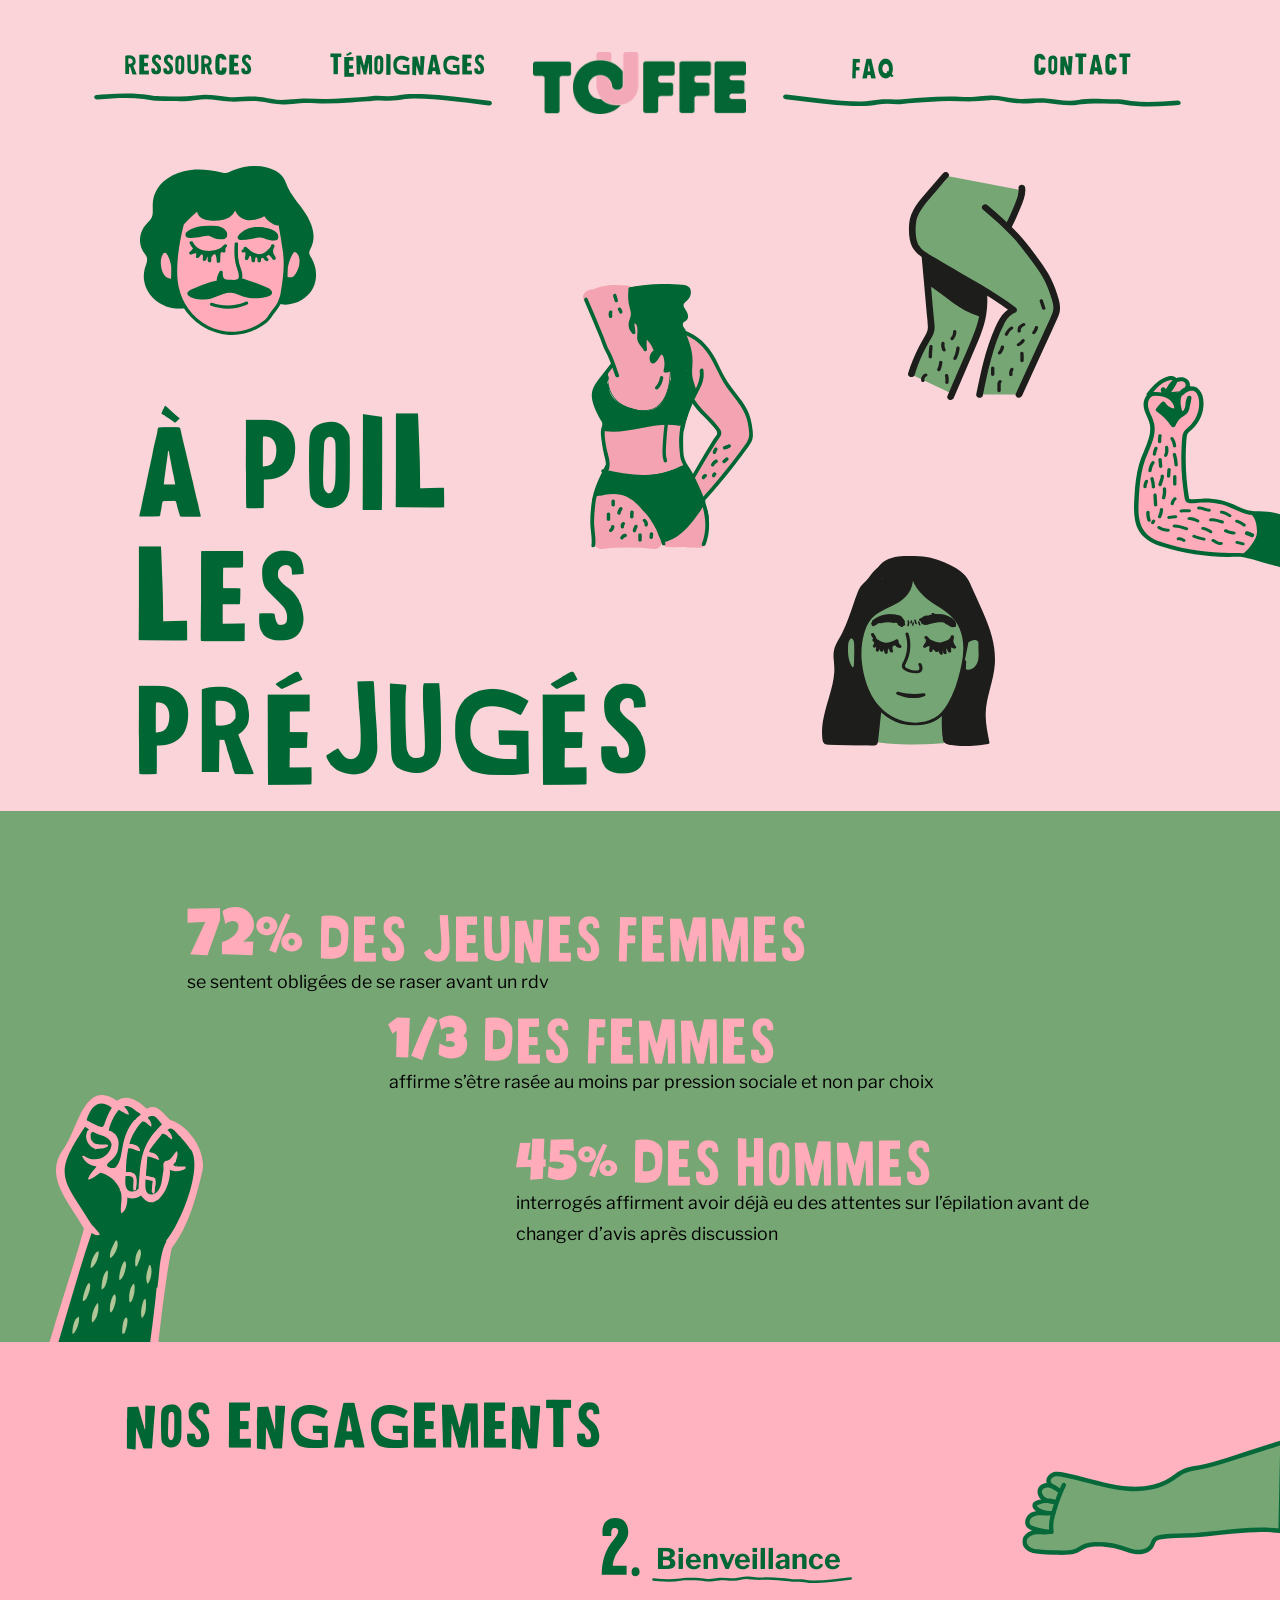
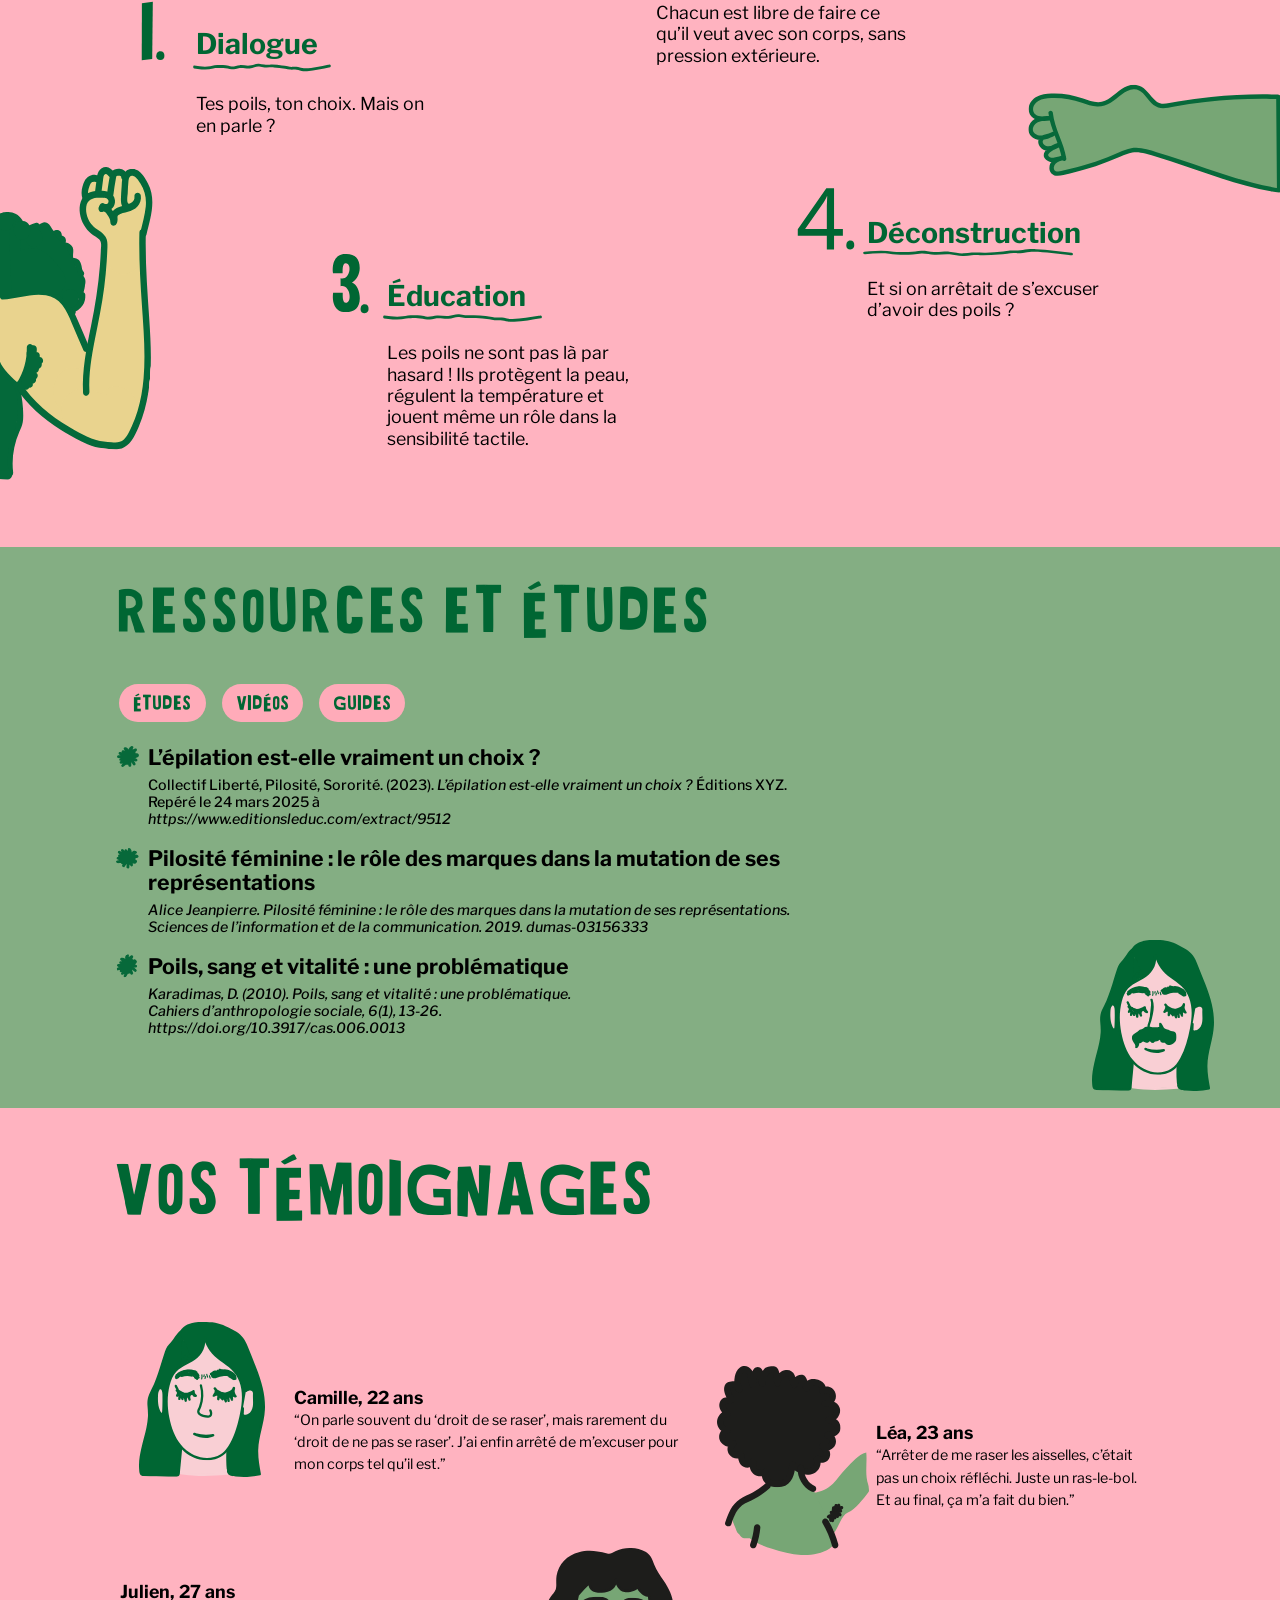
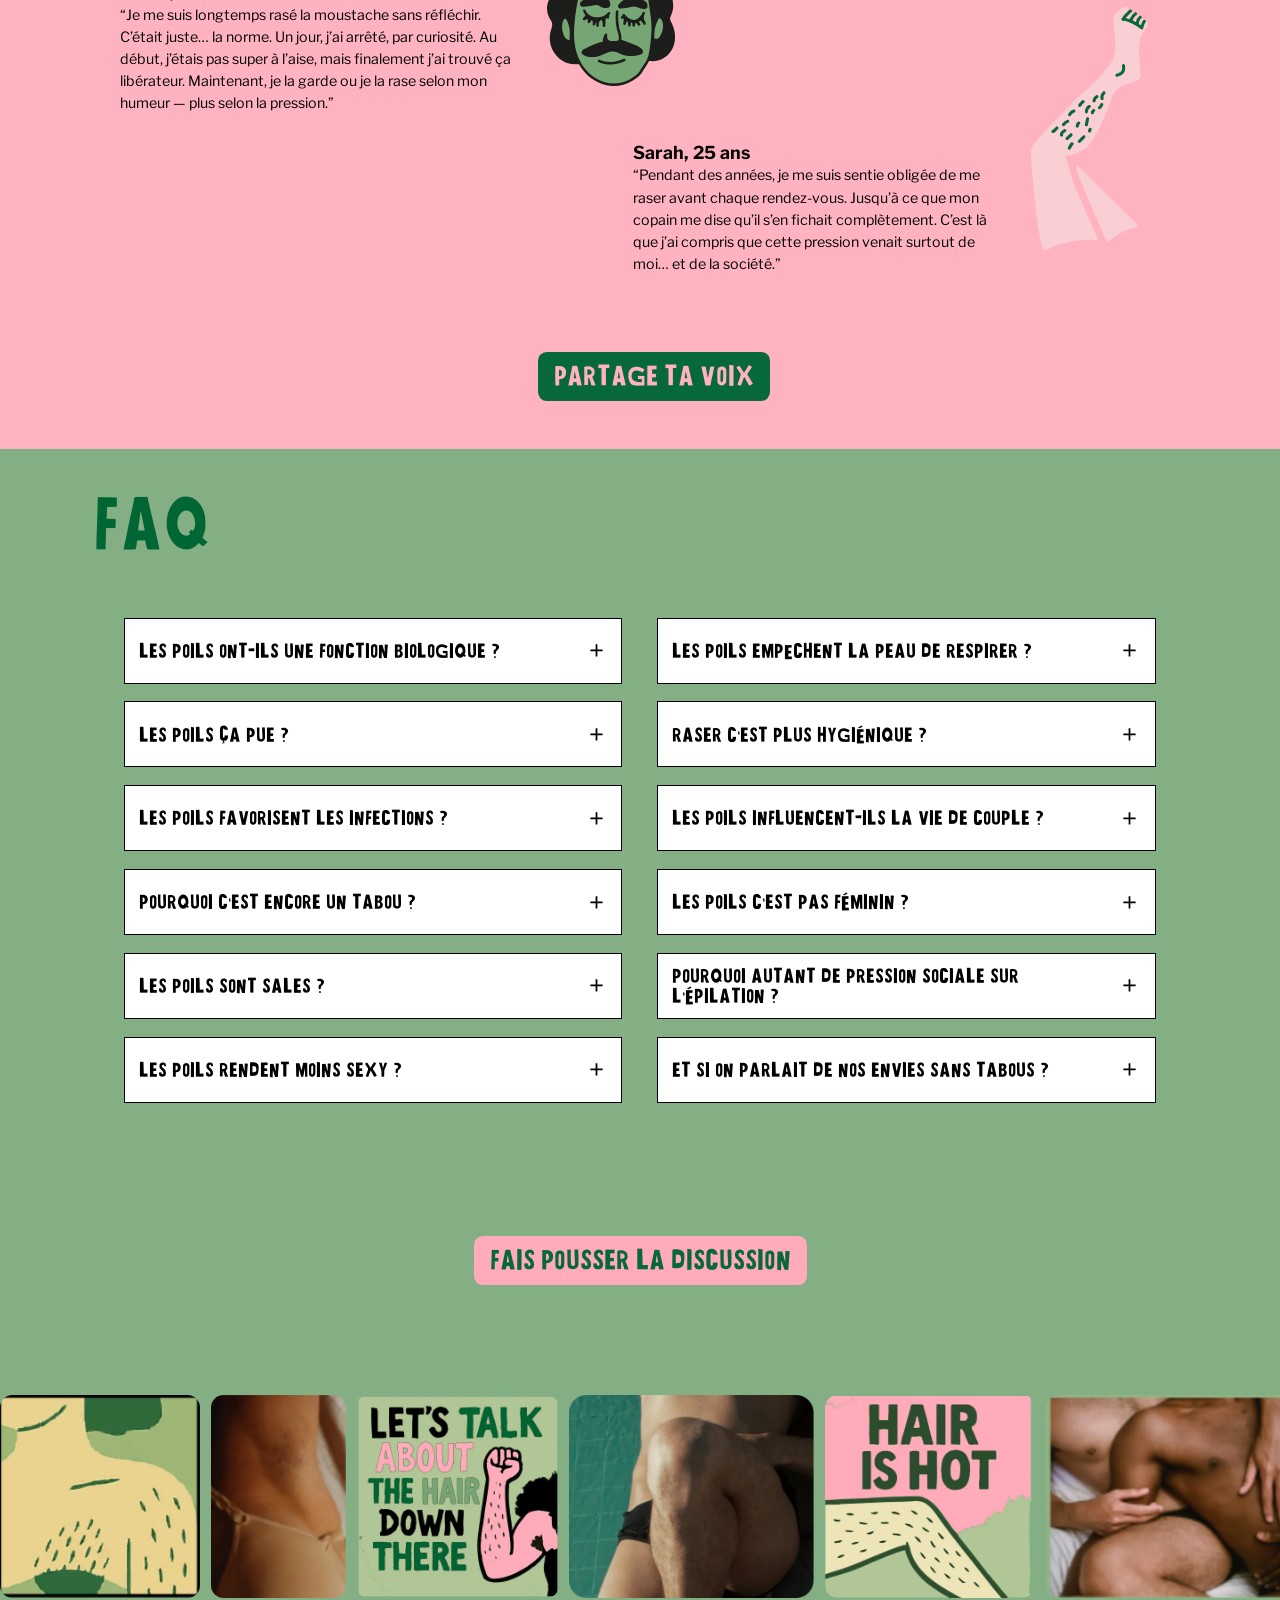
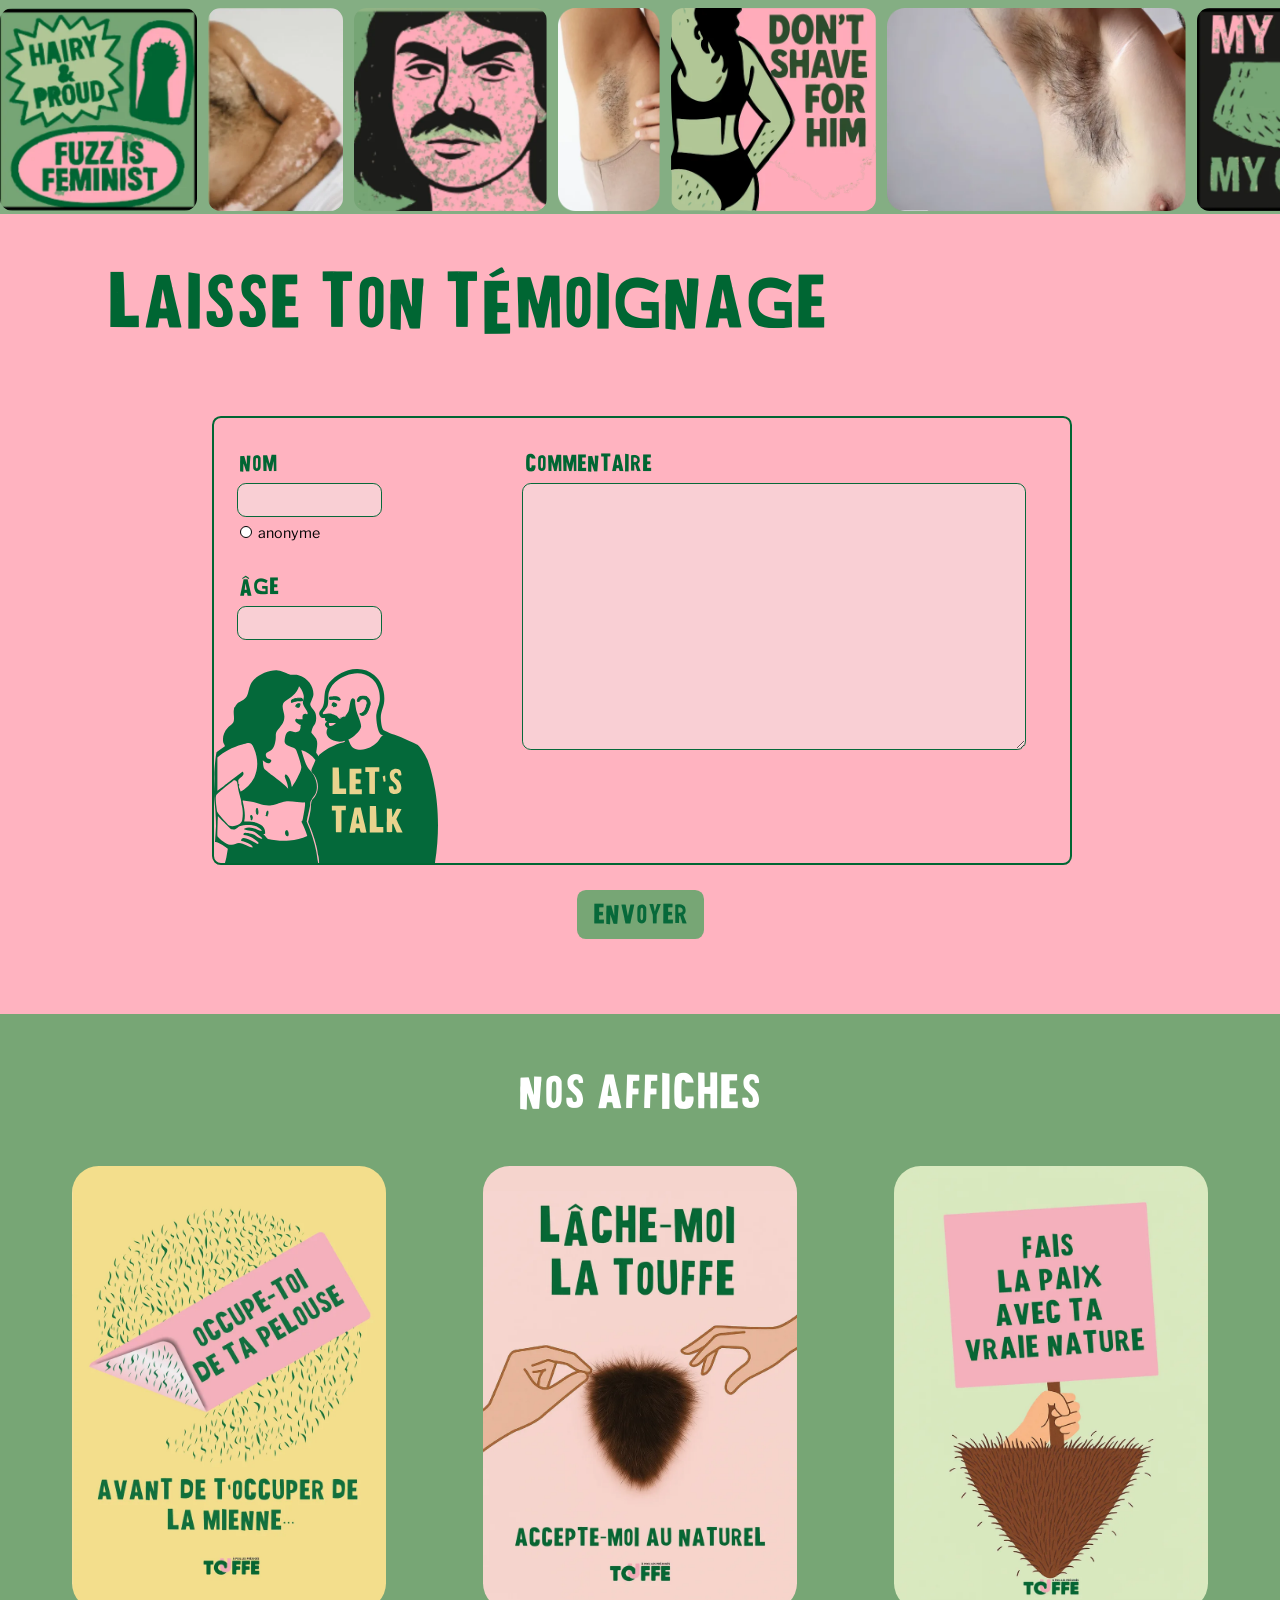
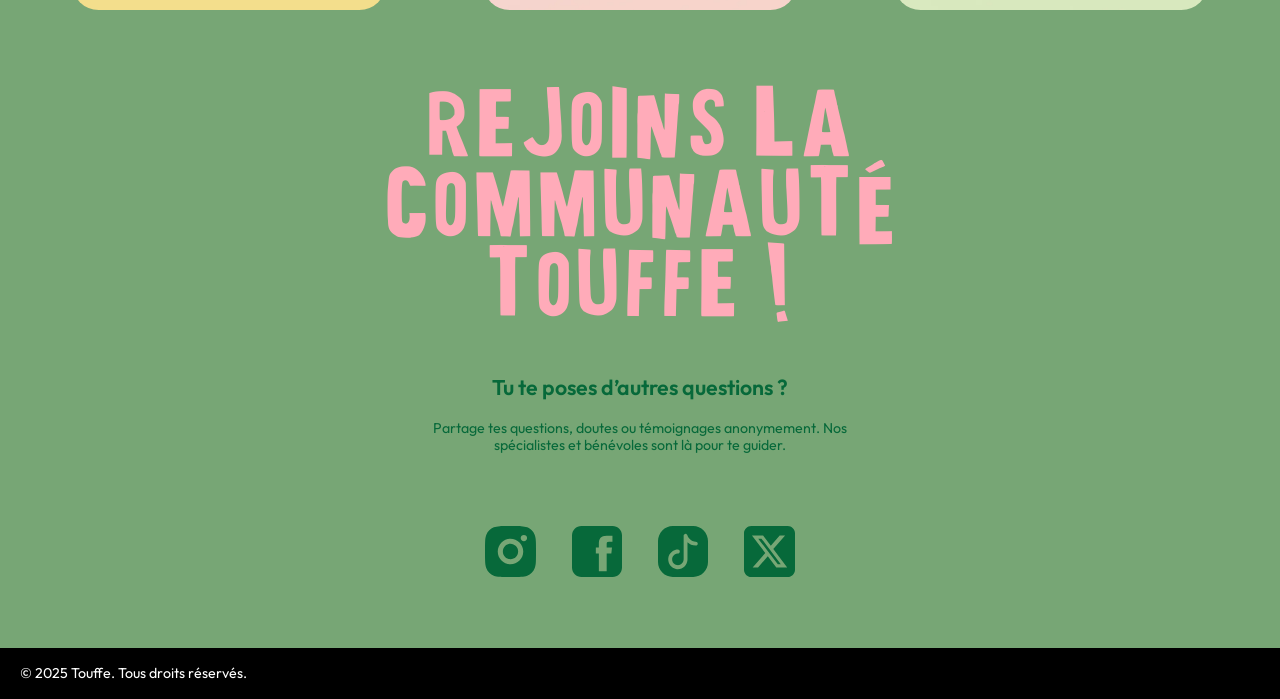
<file: projets/team-touffe/index.html>
<!doctype html>
<html lang="fr">
<head>
  <meta charset="utf-8">
  <meta name="viewport" content="width=device-width, initial-scale=1">
  <title>Touffe — À poil les préjugés</title>
  <meta name="description" content="Touffe déconstruit les préjugés sur la pilosité : chiffres, engagements, ressources, témoignages et FAQ. Tes poils, ton choix.">
  <meta name="theme-color" content="#fad4d8">
  <meta property="og:title" content="Touffe — À poil les préjugés">
  <meta property="og:image" content="assets/img/affiche-2.webp">
  <link rel="icon" href="assets/img/feuille.svg" type="image/svg+xml">
  <link rel="preconnect" href="https://fonts.googleapis.com">
  <link rel="preconnect" href="https://fonts.gstatic.com" crossorigin>
  <link href="https://fonts.googleapis.com/css2?family=Libre+Franklin:ital,wght@0,400;0,500;0,700;1,400;1,500&family=Luckiest+Guy&family=Outfit:wght@300;400;600&display=swap" rel="stylesheet">
  <link rel="preload" href="assets/fonts/touffee.ttf" as="font" type="font/ttf" crossorigin>
  <link rel="stylesheet" href="css/style.css">
</head>
<body>
<a class="skip" href="#main">Aller au contenu</a>

<!-- ========== HERO + NAV ========== -->
<header class="band hero" id="top">
  <div class="stage" style="--h:912; --mh:844">

    <nav class="nav d-only" aria-label="Navigation principale">
      <img class="a" src="assets/img/nav-trait-g.svg" alt="" style="--x:106; --y:63; --w:448">
      <img class="a" src="assets/img/nav-trait-d.svg" alt="" style="--x:881; --y:63; --w:448">
      <a class="a nav-link" href="#ressources" style="--x:140; --y:50">Ressources</a>
      <a class="a nav-link" href="#temoignages" style="--x:370; --y:50">Témoignages</a>
      <a class="a nav-logo" href="#top" style="--x:600; --y:58; --w:239" aria-label="Touffe, retour en haut">
        <img src="assets/img/logo.webp" alt="Touffe" width="960" height="284">
      </a>
      <a class="a nav-link" href="#faq" style="--x:957; --y:54">FAQ</a>
      <a class="a nav-link" href="#contact" style="--x:1162; --y:50">Contact</a>
    </nav>

    <div class="m-only">
      <button class="a burger" type="button" aria-expanded="false" aria-controls="menu-mobile" aria-label="Ouvrir le menu" style="--mx:36; --my:74; --mw:30">
        <img src="assets/img/burger.svg" alt="">
      </button>
      <nav class="a menu-mobile" id="menu-mobile" aria-label="Navigation principale" style="--mx:36; --my:110" hidden>
        <a href="#ressources">Ressources</a>
        <a href="#temoignages">Témoignages</a>
        <a href="#faq">FAQ</a>
        <a href="#contact">Contact</a>
      </nav>
      <a class="a" href="#top" style="--mx:121; --my:60; --mw:146" aria-label="Touffe, retour en haut">
        <img src="assets/img/logo.webp" alt="Touffe" width="960" height="284">
      </a>
    </div>

    <h1 class="a hero-title" style="--x:150; --y:445; --mx:29; --my:557">À poil<br>les<br>préjugés</h1>

    <img class="a illu" src="assets/img/homme-moustache.svg" alt="" style="--x:157; --y:187; --w:198; --mx:266; --my:144; --mw:89">
    <img class="a illu" src="assets/img/jambes.svg" alt="" style="--x:1022; --y:194; --w:170; --mx:109; --my:179; --mw:76">
    <img class="a illu" src="assets/img/femme-corps.svg" alt="" style="--x:656; --y:319; --w:191; --mx:251; --my:555; --mw:109">
    <img class="a illu bras" src="assets/img/bras-muscle.svg" alt="" style="--x:1276; --y:423; --w:183; --mx:305; --my:352; --mw:87">
    <img class="a illu" src="assets/img/femme-visage.svg" alt="" style="--x:925; --y:626; --w:194; --mx:44; --my:402; --mw:103">
  </div>
</header>

<main id="main">

  <!-- ========== CHIFFRES ========== -->
  <section class="band stats" aria-label="Quelques chiffres">
    <div class="stage" style="--h:598; --mh:602">
      <p class="a stat" style="--x:210; --y:112; --w:760; --mx:36; --my:59; --mw:336">
        <span class="stat-big"><span class="stat-num">72%</span> des jeunes femmes</span>
        se sentent obligées de se raser avant un rdv
      </p>
      <p class="a stat" style="--x:438; --y:228; --w:704; --mx:36; --my:170; --mw:329">
        <span class="stat-big"><span class="stat-num s64">1/3</span> des femmes</span>
        affirme s’être rasée au moins par pression sociale et non par choix
      </p>
      <p class="a stat" style="--x:581; --y:365; --w:667; --mx:36; --my:319; --mw:321">
        <span class="stat-big"><span class="stat-num s64">45%</span> des hommes</span>
        interrogés affirment avoir déjà eu des attentes sur l’épilation avant de changer d’avis après discussion
      </p>
      <img class="a illu" src="assets/img/poing.svg" alt="" style="--x:55; --y:320; --w:173; --mx:290; --my:478; --mw:83">
    </div>
  </section>

  <!-- ========== ENGAGEMENTS ========== -->
  <section class="band engagements" aria-labelledby="eng-title">
    <div class="stage" style="--h:905; --mh:818">
      <h2 class="a title t64" id="eng-title" style="--x:140; --y:62; --mx:17; --my:24">Nos engagements</h2>

      <ol class="eng-list">
        <li class="a eng" style="--x:158; --y:271; --w:340; --mx:18; --my:86; --mw:150">
          <img class="eng-num" src="assets/img/num-1.svg" alt="1." style="--nh:89; --mnh:41">
          <div class="eng-body">
            <h3>Dialogue</h3>
            <img class="eng-trait" src="assets/img/trait-1.svg" alt="" style="--tw:156; --mtw:105">
            <p>Tes poils, ton choix. Mais on en parle&nbsp;?</p>
          </div>
        </li>
        <li class="a eng" style="--x:675; --y:176; --w:420; --mx:191; --my:182; --mw:190">
          <img class="eng-num" src="assets/img/num-2.svg" alt="2." style="--nh:89; --mnh:46">
          <div class="eng-body">
            <h3>Bienveillance</h3>
            <img class="eng-trait" src="assets/img/trait-2.svg" alt="" style="--tw:225; --mtw:137">
            <p>Chacun est libre de faire ce qu’il veut avec son corps, sans pression extérieure.</p>
          </div>
        </li>
        <li class="a eng" style="--x:372; --y:555; --w:380; --mx:21; --my:308; --mw:190">
          <img class="eng-num" src="assets/img/num-3.svg" alt="3." style="--nh:89; --mnh:46">
          <div class="eng-body">
            <h3>Éducation</h3>
            <img class="eng-trait" src="assets/img/trait-3.svg" alt="" style="--tw:179; --mtw:105">
            <p>Les poils ne sont pas là par hasard&nbsp;! Ils protègent la peau, régulent la température et jouent même un rôle dans la sensibilité tactile.</p>
          </div>
        </li>
        <li class="a eng" style="--x:895; --y:484; --w:400; --mx:161; --my:507; --mw:220">
          <img class="eng-num" src="assets/img/num-4.svg" alt="4." style="--nh:99; --mnh:43">
          <div class="eng-body">
            <h3>Déconstruction</h3>
            <img class="eng-trait" src="assets/img/trait-4.svg" alt="" style="--tw:236; --mtw:176">
            <p>Et si on arrêtait de s’excuser d’avoir des poils&nbsp;?</p>
          </div>
        </li>
      </ol>

      <img class="a illu" src="assets/img/bras-poing.svg" alt="" style="--x:-40; --y:466; --w:227; --mx:-17; --my:600; --mw:108">
      <img class="a illu d-only" src="assets/img/pieds.svg" alt="" style="--x:1150; --y:110; --w:296">
    </div>
  </section>

  <!-- ========== RESSOURCES ========== -->
  <section class="band ressources" id="ressources" aria-labelledby="res-title">
    <div class="stage" style="--h:631; --mh:655">
      <h2 class="a title t64 spaced" id="res-title" style="--x:131; --y:40; --mx:17; --my:30">Ressources et études</h2>

      <div class="a filtres" role="group" aria-label="Filtrer les ressources" style="--x:134; --y:154; --mx:14; --my:73">
        <button class="pill" type="button" data-filtre="etude" aria-pressed="false">Études</button>
        <button class="pill" type="button" data-filtre="video" aria-pressed="false">Vidéos</button>
        <button class="pill" type="button" data-filtre="guide" aria-pressed="false">Guides</button>
      </div>

      <ul class="a res-list" style="--x:131; --y:224; --w:960; --mx:25; --my:142; --mw:325">
        <li class="res" data-type="etude">
          <h3>L’épilation est-elle vraiment un choix&nbsp;?</h3>
          <p>Collectif Liberté, Pilosité, Sororité. (2023). <em>L’épilation est-elle vraiment un choix&nbsp;?</em> Éditions XYZ. Repéré le 24 mars 2025 à<br><a href="https://www.editionsleduc.com/extract/9512" target="_blank" rel="noopener"><em>https://www.editionsleduc.com/extract/9512</em></a></p>
        </li>
        <li class="res" data-type="etude">
          <h3>Pilosité féminine&nbsp;: le rôle des marques dans la mutation de ses représentations</h3>
          <p><em>Alice Jeanpierre. Pilosité féminine&nbsp;: le rôle des marques dans la mutation de ses représentations. Sciences de l’information et de la communication. 2019. dumas-03156333</em></p>
        </li>
        <li class="res" data-type="etude">
          <h3>Poils, sang et vitalité&nbsp;: une problématique</h3>
          <p><em>Karadimas, D. (2010). Poils, sang et vitalité&nbsp;: une problématique.<br>Cahiers d’anthropologie sociale, 6(1), 13-26.<br><a href="https://doi.org/10.3917/cas.006.0013" target="_blank" rel="noopener">https://doi.org/10.3917/cas.006.0013</a></em></p>
        </li>
        <li class="res-vide" hidden>Bientôt disponible. On y travaille&nbsp;!</li>
      </ul>

      <img class="a illu" src="assets/img/homme-cheveux.svg" alt="" style="--x:1229; --y:443; --w:137; --mx:266; --my:520; --mw:90">
    </div>
  </section>

  <!-- ========== TÉMOIGNAGES ========== -->
  <section class="band temoignages" id="temoignages" aria-labelledby="tem-title">
    <div class="stage" style="--h:1059; --mh:1104">
      <h2 class="a title t75" id="tem-title" style="--x:127; --y:53; --mx:17; --my:48">Vos témoignages</h2>

      <img class="a illu" src="assets/img/camille.svg" alt="" style="--x:156; --y:241; --w:142; --mx:300; --my:368; --mw:70">
      <blockquote class="a temo" style="--x:331; --y:314; --w:443; --mx:21; --my:366; --mw:260">
        <p class="temo-nom">Camille, 22 ans</p>
        <p>“On parle souvent du ‘droit de se raser’, mais rarement du ‘droit de ne pas se raser’. J’ai enfin arrêté de m’excuser pour mon corps tel qu’il est.”</p>
      </blockquote>

      <img class="a illu" src="assets/img/lea.svg" alt="" style="--x:807; --y:291; --w:171; --mx:24; --my:166; --mw:84">
      <blockquote class="a temo" style="--x:986; --y:354; --w:313; --mx:134; --my:170; --mw:223">
        <p class="temo-nom">Léa, 23 ans</p>
        <p>“Arrêter de me raser les aisselles, c’était pas un choix réfléchi. Juste un ras-le-bol. Et au final, ça m’a fait du bien.”</p>
      </blockquote>

      <img class="a illu" src="assets/img/julien.svg" alt="" style="--x:615; --y:496; --w:144; --mx:13; --my:579; --mw:80">
      <blockquote class="a temo" style="--x:135; --y:533; --w:445; --mx:114; --my:569; --mw:253">
        <p class="temo-nom">Julien, 27 ans</p>
        <p>“Je me suis longtemps rasé la moustache sans réfléchir. C’était juste… la norme. Un jour, j’ai arrêté, par curiosité. Au début, j’étais pas super à l’aise, mais finalement j’ai trouvé ça libérateur. Maintenant, je la garde ou je la rase selon mon humeur — plus selon la pression.”</p>
      </blockquote>

      <img class="a illu" src="assets/img/sarah-jambe.svg" alt="" style="--x:1160; --y:562; --w:131; --mx:278; --my:837; --mw:85">
      <blockquote class="a temo" style="--x:712; --y:714; --w:407; --mx:23; --my:814; --mw:240">
        <p class="temo-nom">Sarah, 25 ans</p>
        <p>“Pendant des années, je me suis sentie obligée de me raser avant chaque rendez-vous. Jusqu’à ce que mon copain me dise qu’il s’en fichait complètement. C’est là que j’ai compris que cette pression venait surtout de moi… et de la société.”</p>
      </blockquote>

      <a class="a btn btn-vert" href="#temoigner" style="--x:605; --y:950; --mx:138; --my:1047">Partage ta voix</a>
    </div>
  </section>

  <!-- ========== FAQ ========== -->
  <section class="band faq" id="faq" aria-labelledby="faq-title">
    <div class="wrap">
      <h2 class="title t75" id="faq-title">FAQ</h2>
      <div class="faq-cols">
        <div class="faq-col">
          <details class="qa">
            <summary>Les poils ont-ils une fonction biologique&nbsp;?</summary>
            <div class="qa-a">
              <p>Oui, les poils jouent plusieurs rôles essentiels&nbsp;:</p>
              <ul>
                <li><strong>Protection&nbsp;:</strong> ils protègent la peau contre les rayons ultraviolets (UV) et les agressions extérieures.</li>
                <li><strong>Régulation thermique&nbsp;:</strong> les poils aident à maintenir la température corporelle en retenant la chaleur.</li>
                <li><strong>Réduction des frottements&nbsp;:</strong> ils diminuent les irritations cutanées en limitant les frottements peau contre peau ou avec les vêtements.</li>
                <li><strong>Sensibilité tactile&nbsp;:</strong> les poils augmentent la sensibilité de la peau, aidant à détecter les stimuli légers.</li>
              </ul>
            </div>
          </details>
          <details class="qa">
            <summary>Les poils ça pue&nbsp;?</summary>
            <div class="qa-a"><p>Faux. C’est la sueur qui a mauvaise réputation, pas les poils. En fait, les poils aident même à réguler la transpiration et à la dissiper. Si tu sens mauvais, ce n’est pas la faute de tes poils, mais plutôt celle de l’hygiène. Raser ou non, la règle est la même&nbsp;: une bonne douche, c’est la clé.</p></div>
          </details>
          <details class="qa">
            <summary>Les poils favorisent les infections&nbsp;?</summary>
            <div class="qa-a"><p>Faux aussi. En réalité, les poils agissent comme un bouclier. Ils protègent la peau des frottements et des bactéries extérieures. Quand on rase, on enlève cette barrière naturelle, ce qui expose la peau aux irritations et aux infections. Moins de poils, c’est plus de risques pour ta peau.</p></div>
          </details>
          <details class="qa">
            <summary>Pourquoi c’est encore un tabou&nbsp;?</summary>
            <div class="qa-a"><p>Parce qu’on vit dans une société où les médias, la pub et les réseaux sociaux ont dressé un standard de beauté irréaliste, souvent retouché, où tout doit être lisse et parfait. La réalité, c’est que chaque corps est différent, et les poils font partie de cette diversité. La vraie question est&nbsp;: pourquoi la norme serait-elle celle d’une peau “sans défaut”&nbsp;? Ce n’est pas la réalité des corps humains.</p></div>
          </details>
          <details class="qa">
            <summary>Les poils sont sales&nbsp;?</summary>
            <div class="qa-a"><p>Encore une fausse idée. Les poils ne sont pas sales en soi, c’est l’hygiène qui compte. Tant que tu te douches régulièrement et que tu prends soin de toi, tes poils n’ont pas à être considérés comme quelque chose de dégoûtant. Les poils sont juste des éléments naturels du corps humain, comme les cheveux ou les cils.</p></div>
          </details>
          <details class="qa">
            <summary>Les poils rendent moins sexy&nbsp;?</summary>
            <div class="qa-a"><p>Complètement faux. L’attirance n’a rien à voir avec le fait d’avoir ou non des poils. Ce qui est sexy, c’est avant tout la confiance en soi, le respect de ses choix, et l’acceptation de son corps. Les poils, ou leur absence, ne définissent pas l’attractivité. C’est la personnalité et la complicité qui comptent bien plus.</p></div>
          </details>
        </div>
        <div class="faq-col">
          <details class="qa">
            <summary>Les poils empêchent la peau de respirer&nbsp;?</summary>
            <div class="qa-a"><p>Pas du tout. La peau respire par ses pores, et les poils ne les bouchent pas. En fait, les poils jouent même un rôle important dans la régulation de la température corporelle et la protection contre les agressions extérieures. Ils ne gênent en rien la respiration de la peau.</p></div>
          </details>
          <details class="qa">
            <summary>Raser c’est plus hygiénique&nbsp;?</summary>
            <div class="qa-a"><p>Faux. Raser les poils peut en fait fragiliser la peau, la rendant plus vulnérable aux infections. Les poils ont une fonction protectrice, et quand on les enlève, la peau est exposée directement aux bactéries et à la pollution. Le plus important pour être hygiénique, c’est de bien prendre soin de sa peau, peu importe la quantité de poils.</p></div>
          </details>
          <details class="qa">
            <summary>Les poils influencent-ils la vie de couple&nbsp;?</summary>
            <div class="qa-a"><p>Les poils peuvent influencer la dynamique d’un couple, selon les préférences personnelles et les normes intériorisées. Une communication ouverte sur le sujet est essentielle pour éviter les malentendus et favoriser l’acceptation mutuelle.</p></div>
          </details>
          <details class="qa">
            <summary>Les poils c’est pas féminin&nbsp;?</summary>
            <div class="qa-a"><p>Faux. Être féminin, ça ne veut pas dire être lisse comme une poupée en plastique. Les poils n’ont pas de genre, ce sont des éléments naturels du corps humain. Penser que la féminité passe par l’absence totale de pilosité, c’est réduire les femmes à un idéal irréaliste imposé par la société. Tu peux être féminine, badass, douce, stylée — avec ou sans poils. C’est toi qui décides ce que “féminin” veut dire pour toi.</p></div>
          </details>
          <details class="qa">
            <summary>Pourquoi autant de pression sociale sur l’épilation&nbsp;?</summary>
            <div class="qa-a"><p>La pression sociale liée à l’épilation découle de normes esthétiques établies depuis des décennies, associant l’absence de poils à la féminité et à la beauté. Ces standards sont renforcés par les médias, la publicité et les attentes culturelles.</p></div>
          </details>
          <details class="qa">
            <summary>Et si on parlait de nos envies sans tabous&nbsp;?</summary>
            <div class="qa-a"><p>Aborder le sujet avec bienveillance et ouverture est crucial. Choisissez un moment propice pour discuter de vos préférences et écoutez celles de votre partenaire sans jugement. La communication honnête renforce la confiance et l’intimité.</p></div>
          </details>
        </div>
      </div>
      <a class="btn btn-rose" href="#temoigner">Fais pousser la discussion</a>
    </div>
  </section>

  <!-- ========== GALERIE ========== -->
  <section class="band galerie" aria-label="Galerie d’images">
    <div class="rail" data-dir="left">
      <div class="track">
        <img src="assets/img/galerie-g01.webp" alt="Illustration d’un torse aux poils dessinés" width="460" height="466" loading="lazy">
        <img src="assets/img/galerie-g02.webp" alt="Photo d’un ventre avec des poils naturels" width="310" height="466" loading="lazy">
        <img src="assets/img/galerie-g03.webp" alt="Affiche « Let’s talk about the hair down there »" width="456" height="456" loading="lazy">
        <img src="assets/img/galerie-g04.webp" alt="Photo d’une jambe poilue" width="556" height="460" loading="lazy">
        <img src="assets/img/galerie-g05.webp" alt="Affiche « Hair is hot »" width="472" height="456" loading="lazy">
        <img src="assets/img/galerie-g06.webp" alt="Photo de deux corps enlacés" width="682" height="456" loading="lazy">
      </div>
    </div>
    <div class="rail" data-dir="right">
      <div class="track">
        <img src="assets/img/galerie-g07.webp" alt="Affiche « Hairy &amp; proud, fuzz is feminist »" width="456" height="468" loading="lazy">
        <img src="assets/img/galerie-g08.webp" alt="Photo d’un bras et d’un torse poilus" width="310" height="466" loading="lazy">
        <img src="assets/img/galerie-g09.webp" alt="Illustration d’un homme moustachu" width="440" height="460" loading="lazy">
        <img src="assets/img/galerie-g10.webp" alt="Photo d’une aisselle poilue" width="232" height="460" loading="lazy">
        <img src="assets/img/galerie-g11.webp" alt="Affiche « Don’t shave for him »" width="452" height="446" loading="lazy">
        <img src="assets/img/galerie-g12.webp" alt="Photo d’une aisselle poilue en gros plan" width="668" height="452" loading="lazy">
        <img src="assets/img/galerie-g13.webp" alt="Affiche « My body, my choice »" width="460" height="456" loading="lazy">
      </div>
    </div>
  </section>

  <!-- ========== FORMULAIRE ========== -->
  <section class="band formulaire" id="temoigner" aria-labelledby="form-title">
    <div class="wrap">
      <h2 class="title t75" id="form-title">Laisse ton témoignage</h2>
      <form class="form" id="form-temoignage" novalidate>
        <div class="form-col">
          <div class="champ">
            <label for="f-nom">Nom</label>
            <div>
              <input id="f-nom" name="nom" type="text" autocomplete="given-name">
              <label class="anon"><input type="checkbox" name="anonyme" id="f-anon"> anonyme</label>
            </div>
          </div>
          <div class="champ">
            <label for="f-age">Âge</label>
            <input id="f-age" name="age" type="number" inputmode="numeric" min="12" max="120">
          </div>
          <img class="form-illu" src="assets/img/lets-talk.svg" alt="">
        </div>
        <div class="champ champ-com">
          <label for="f-com">Commentaire</label>
          <textarea id="f-com" name="commentaire" rows="8" required></textarea>
          <p class="form-msg" role="status" aria-live="polite"></p>
        </div>
      </form>
      <button class="btn btn-envoyer" type="submit" form="form-temoignage">Envoyer</button>
    </div>
  </section>

  <!-- ========== COMMUNAUTÉ / CONTACT ========== -->
  <section class="band communaute" id="contact" aria-labelledby="rejoins-title">
    <div class="wrap">
      <div class="affiches">
        <h2 class="title t48">Nos affiches</h2>
        <ul class="affiches-list">
          <li><img src="assets/img/affiche-1.webp" alt="Affiche « Occupe-toi de ta pelouse avant de t’occuper de la mienne »" width="800" height="1132" loading="lazy"></li>
          <li><img src="assets/img/affiche-2.webp" alt="Affiche « Lâche-moi la touffe, accepte-moi au naturel »" width="800" height="1132" loading="lazy"></li>
          <li><img src="assets/img/affiche-3.webp" alt="Affiche « Fais la paix avec ta vraie nature »" width="800" height="1132" loading="lazy"></li>
        </ul>
      </div>
      <h2 class="rejoins" id="rejoins-title">Rejoins la<br>communauté<br>Touffe&nbsp;!</h2>
      <div class="contact-txt">
        <p class="contact-q">Tu te poses d’autres questions&nbsp;?</p>
        <p>Partage tes questions, doutes ou témoignages anonymement. Nos spécialistes et bénévoles sont là pour te guider.</p>
      </div>
      <ul class="socials">
        <li><a href="#" aria-label="Touffe sur Instagram"><img src="assets/img/ico-instagram.svg" alt=""></a></li>
        <li><a href="#" aria-label="Touffe sur Facebook"><img src="assets/img/ico-facebook.svg" alt=""></a></li>
        <li><a href="#" aria-label="Touffe sur TikTok"><img src="assets/img/ico-tiktok.svg" alt=""></a></li>
        <li><a href="#" aria-label="Touffe sur X"><img src="assets/img/ico-x.svg" alt=""></a></li>
      </ul>
    </div>
  </section>
</main>

<footer class="footer">
  <p>© 2025 Touffe. Tous droits réservés.</p>
</footer>

<a class="to-top" href="#top" aria-label="Revenir en haut de la page">
  <img src="assets/img/fleche-haut.svg" alt="">
</a>

<script src="js/main.js"></script>
</body>
</html>
</file>
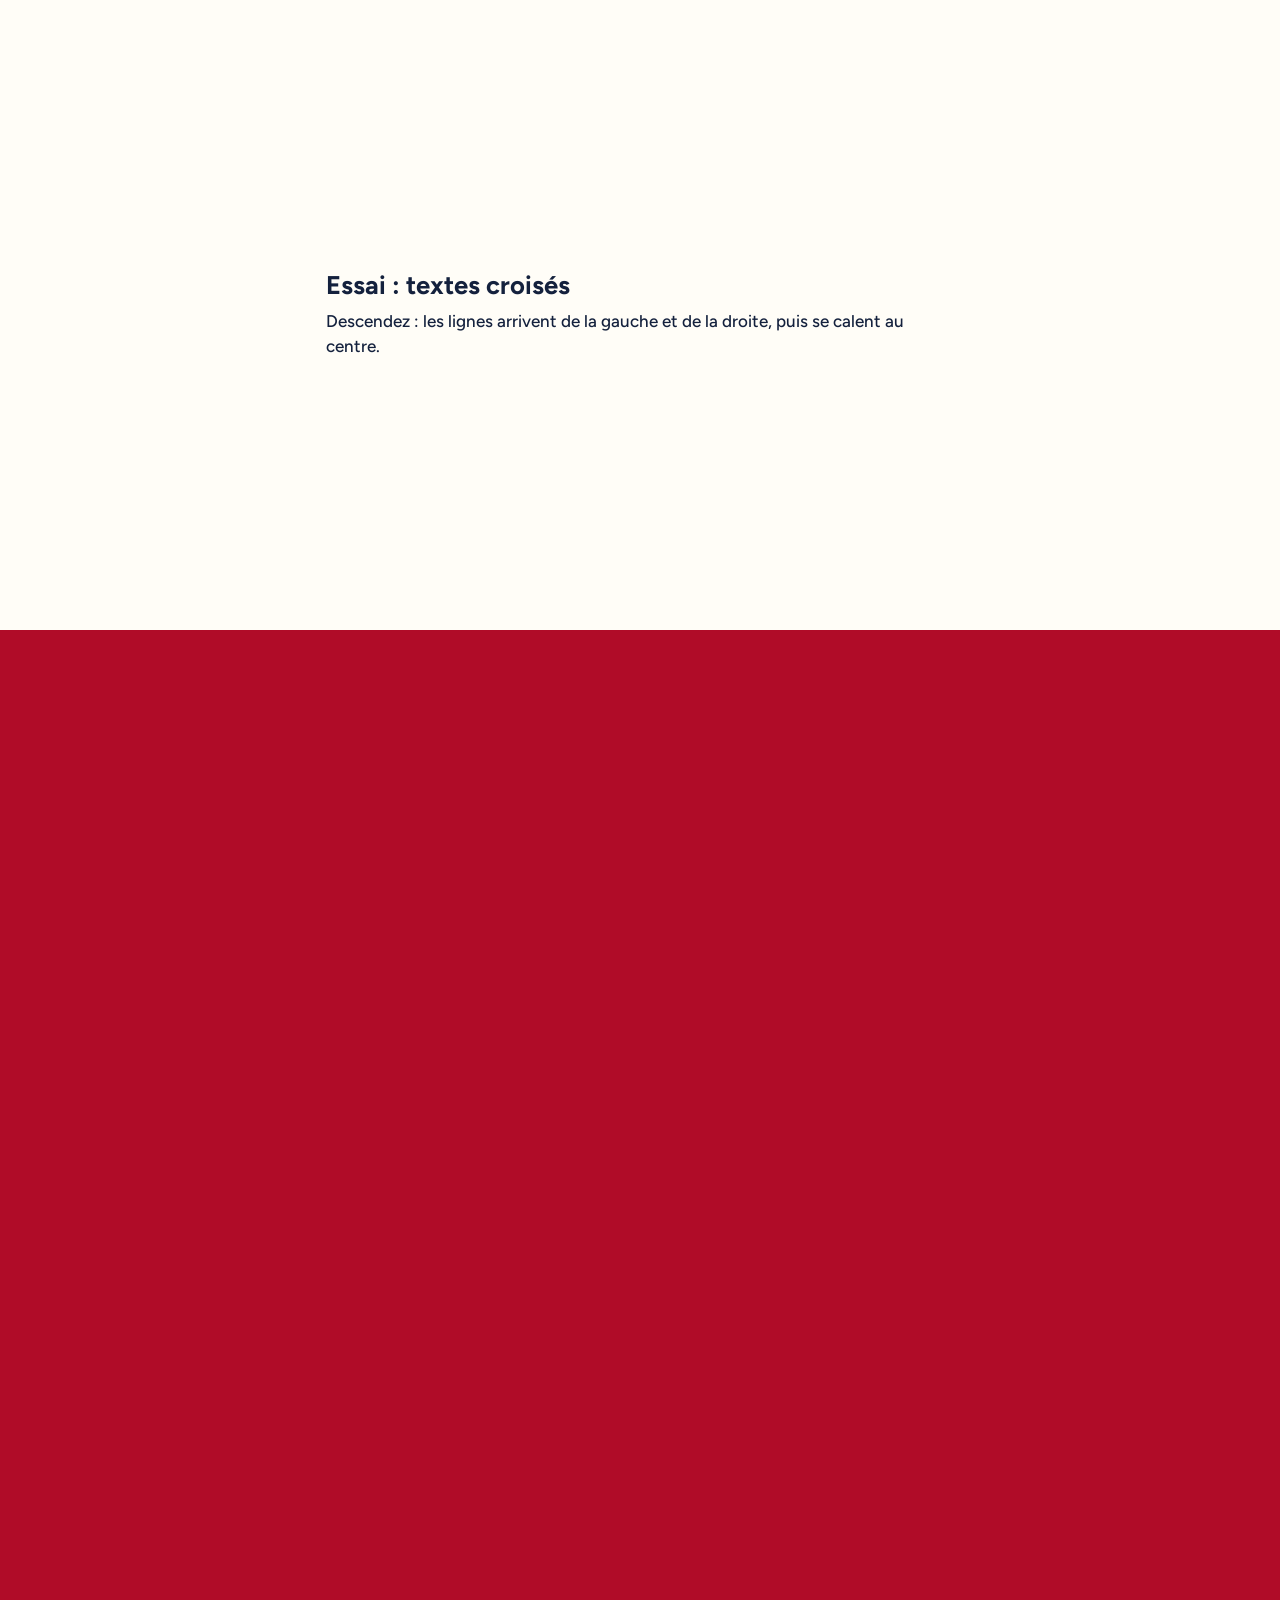
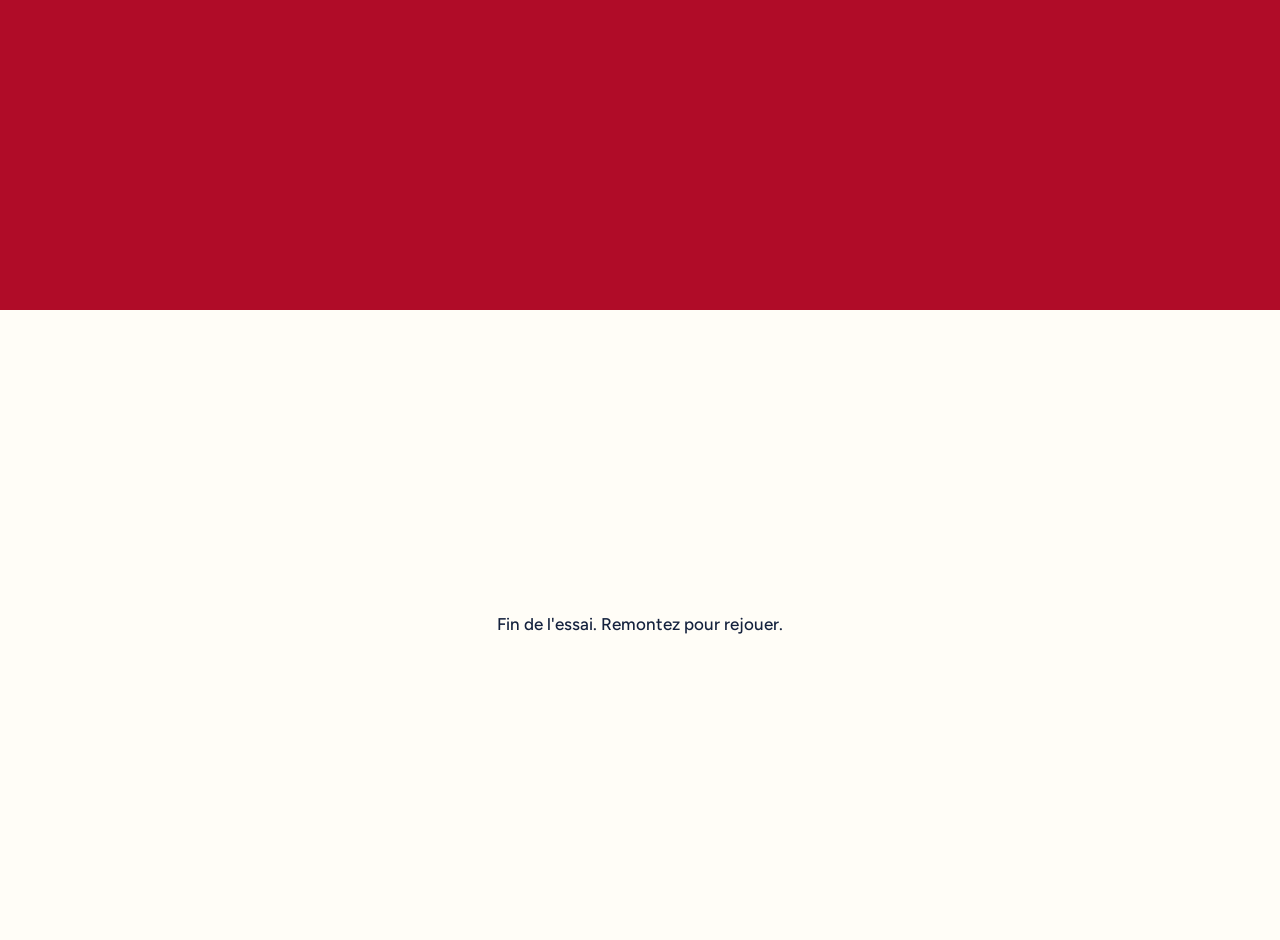
<file: essais/textes-croises.html>
<!doctype html>
<html lang="fr">
<head>
  <meta charset="utf-8">
  <meta name="viewport" content="width=device-width, initial-scale=1">
  <title>Essai : textes croisés</title>
  <meta name="robots" content="noindex">
  <link rel="preconnect" href="https://fonts.googleapis.com">
  <link rel="preconnect" href="https://fonts.gstatic.com" crossorigin>
  <link href="https://fonts.googleapis.com/css2?family=Figtree:wght@500;700&family=Rubik:wght@900&display=swap" rel="stylesheet">
  <style>
    /* Page d'essai, hors site : rien ici n'est encore branché sur l'accueil. */
    :root {
      --cerise: #B00C28;
      --rose: #FFB3C1;
      --ink: #14213D;
      --cream: #FFFDF7;
      --gutter: clamp(16px, 3vw, 40px);
    }

    * { box-sizing: border-box; }
    html, body { margin: 0; }
    body {
      background: var(--cream);
      color: var(--ink);
      font: 500 1.0625rem/1.5 "Figtree", system-ui, sans-serif;
      overflow-x: clip;
    }

    .note {
      min-height: 70svh;
      display: grid;
      place-content: center;
      gap: 0.5rem;
      padding: 4rem var(--gutter);
      max-width: 44rem;
      margin: 0 auto;
    }
    .note h1 { font: 700 1.6rem/1.2 "Figtree", sans-serif; margin: 0; }
    .note p { margin: 0; }

    /* ---------- L'effet ---------- */
    .cross {
      height: 320svh;        /* la longueur de scroll pendant laquelle les lignes se rejoignent */
      background: var(--cerise);
    }
    .cross-stage {
      position: sticky;
      top: 0;
      height: 100svh;
      overflow: hidden;
      padding: var(--gutter);
    }
    /* Les lignes se répartissent sur toute la hauteur de l'écran */
    .cross-lines {
      height: 100%;
      display: flex;
      flex-direction: column;
      justify-content: space-between;
      margin: 0;
      font-family: "Rubik", sans-serif;
      font-weight: 900;
      font-size: 12vw;       /* taille de départ ; chaque ligne est ensuite ajustée à la largeur */
      line-height: 0.95;     /* assez d'air pour que les accents ne touchent pas la ligne du dessus */
      text-transform: uppercase;
      color: var(--rose);
      text-align: center;
    }
    .cross-line {
      display: flex;
      justify-content: center;   /* reste centré même quand le texte, avant ajustement, déborde */
      white-space: nowrap;
      will-change: transform;
    }
    /* fit() étire chaque ligne en largeur pour qu'elle touche les deux bords */
    .cross-text, .cross-row { display: inline-block; }
    .cross-fit { transform-origin: center; }
    /* La bande du milieu : couleurs inversées, d'un bord à l'autre de l'écran */
    .cross-line.is-band {
      margin-inline: calc(-1 * var(--gutter));
      padding-block: 0.08em;
      background: var(--rose);
      color: var(--cerise);
    }
    /* Écran en hauteur : chaque ligne passe sur deux rangs pour rester grande */
    @media (orientation: portrait) {
      .cross-row { display: block; width: max-content; margin-inline: auto; }
      .cross-space { display: none; }
    }

    @media (prefers-reduced-motion: reduce) {
      .cross { height: auto; }
      .cross-stage { position: relative; }
      .cross-line { transform: none !important; }
    }
  </style>
</head>
<body>

  <header class="note">
    <h1>Essai : textes croisés</h1>
    <p>Descendez : les lignes arrivent de la gauche et de la droite, puis se calent au centre.</p>
  </header>

  <section class="cross">
    <div class="cross-stage">
      <!-- Le nom au milieu, deux lignes au-dessus, deux en dessous -->
      <p class="cross-lines">
        <span class="cross-line" data-dir="-1"><span class="cross-text"><span class="cross-row">Direction</span><span class="cross-space"> </span><span class="cross-row">artistique</span></span></span>
        <span class="cross-line" data-dir="1"><span class="cross-text"><span class="cross-row">Identité</span><span class="cross-space"> </span><span class="cross-row">visuelle</span></span></span>
        <span class="cross-line is-band" data-dir="-1"><span class="cross-text"><span class="cross-row">Emilie</span><span class="cross-space"> </span><span class="cross-row">Deboeck</span></span></span>
        <span class="cross-line" data-dir="1"><span class="cross-text"><span class="cross-row">Graphisme</span><span class="cross-space"> </span><span class="cross-row">& web</span></span></span>
        <span class="cross-line" data-dir="-1"><span class="cross-text"><span class="cross-row">Concept</span><span class="cross-space"> </span><span class="cross-row">& stratégie</span></span></span>
      </p>
    </div>
  </section>

  <footer class="note">
    <p>Fin de l'essai. Remontez pour rejouer.</p>
  </footer>

  <script>
    // L'effet : chaque ligne part hors écran, à gauche ou à droite selon data-dir,
    // et rejoint le centre en suivant le scroll. Les lignes démarrent en décalé.
    const section = document.querySelector(".cross");
    const stage = section.querySelector(".cross-stage");
    const lines = [...section.querySelectorAll(".cross-line")];
    const calm = matchMedia("(prefers-reduced-motion: reduce)");
    const clamp = (v) => Math.min(1, Math.max(0, v));
    const easeOut = (t) => 1 - Math.pow(1 - t, 3);
    const STAGGER = 0.08;  // écart de départ entre deux lignes
    const TRAVEL = 0.45;   // part du scroll que met une ligne à arriver
    const LINE_HEIGHT = 0.95; // même valeur que line-height de .cross-lines
    const NAME_SCALE = 1.2; // le nom, un peu plus haut que les autres lignes
    const BAND_PAD = 0.08;  // même valeur que padding-block de .is-band

    // Les lettres remplissent toute la hauteur de l'écran, puis chaque ligne est
    // étirée ou tassée en largeur pour toucher les deux bords, comme une affiche.
    // Sur un écran en hauteur, chaque ligne passe sur deux rangs, ajustés un par un.
    function fit() {
      const style = getComputedStyle(stage);
      const width = stage.clientWidth - parseFloat(style.paddingLeft) - parseFloat(style.paddingRight);
      const height = stage.clientHeight - parseFloat(style.paddingTop) - parseFloat(style.paddingBottom);
      const portrait = matchMedia("(orientation: portrait)").matches;
      const rows = portrait ? 2 : 1;
      const isBand = (line) => line.classList.contains("is-band");

      const units = lines.reduce((sum, line) =>
        sum + (isBand(line) ? NAME_SCALE * (rows * LINE_HEIGHT + 2 * BAND_PAD) : rows * LINE_HEIGHT), 0);
      const size = height / units;

      lines.forEach((line) => {
        line.style.fontSize = `${isBand(line) ? size * NAME_SCALE : size}px`;
        const targets = portrait ? [...line.querySelectorAll(".cross-row")] : [line.firstElementChild];
        line.querySelectorAll(".cross-fit").forEach((el) => {
          el.classList.remove("cross-fit");
          el.style.transform = "";
        });
        targets.forEach((el) => {
          el.classList.add("cross-fit");
          el.style.transform = `scaleX(${width / el.offsetWidth})`;
        });
      });
    }

    function render() {
      if (calm.matches) return;
      const rect = section.getBoundingClientRect();
      const progress = clamp(-rect.top / (section.offsetHeight - innerHeight));
      lines.forEach((line, i) => {
        const t = easeOut(clamp((progress - i * STAGGER) / TRAVEL));
        line.style.transform = `translate3d(${(1 - t) * line.dataset.dir * 110}vw, 0, 0)`;
      });
    }

    let ticking = false;
    addEventListener("scroll", () => {
      if (ticking) return;
      ticking = true;
      requestAnimationFrame(() => { render(); ticking = false; });
    }, { passive: true });
    addEventListener("resize", () => { fit(); render(); });
    calm.addEventListener("change", render);
    fit();
    render();
    // Les lignes sont mesurées avec la police de secours tant que Rubik n'est pas chargée
    document.fonts.ready.then(() => { fit(); render(); });
  </script>
</body>
</html>
</file>
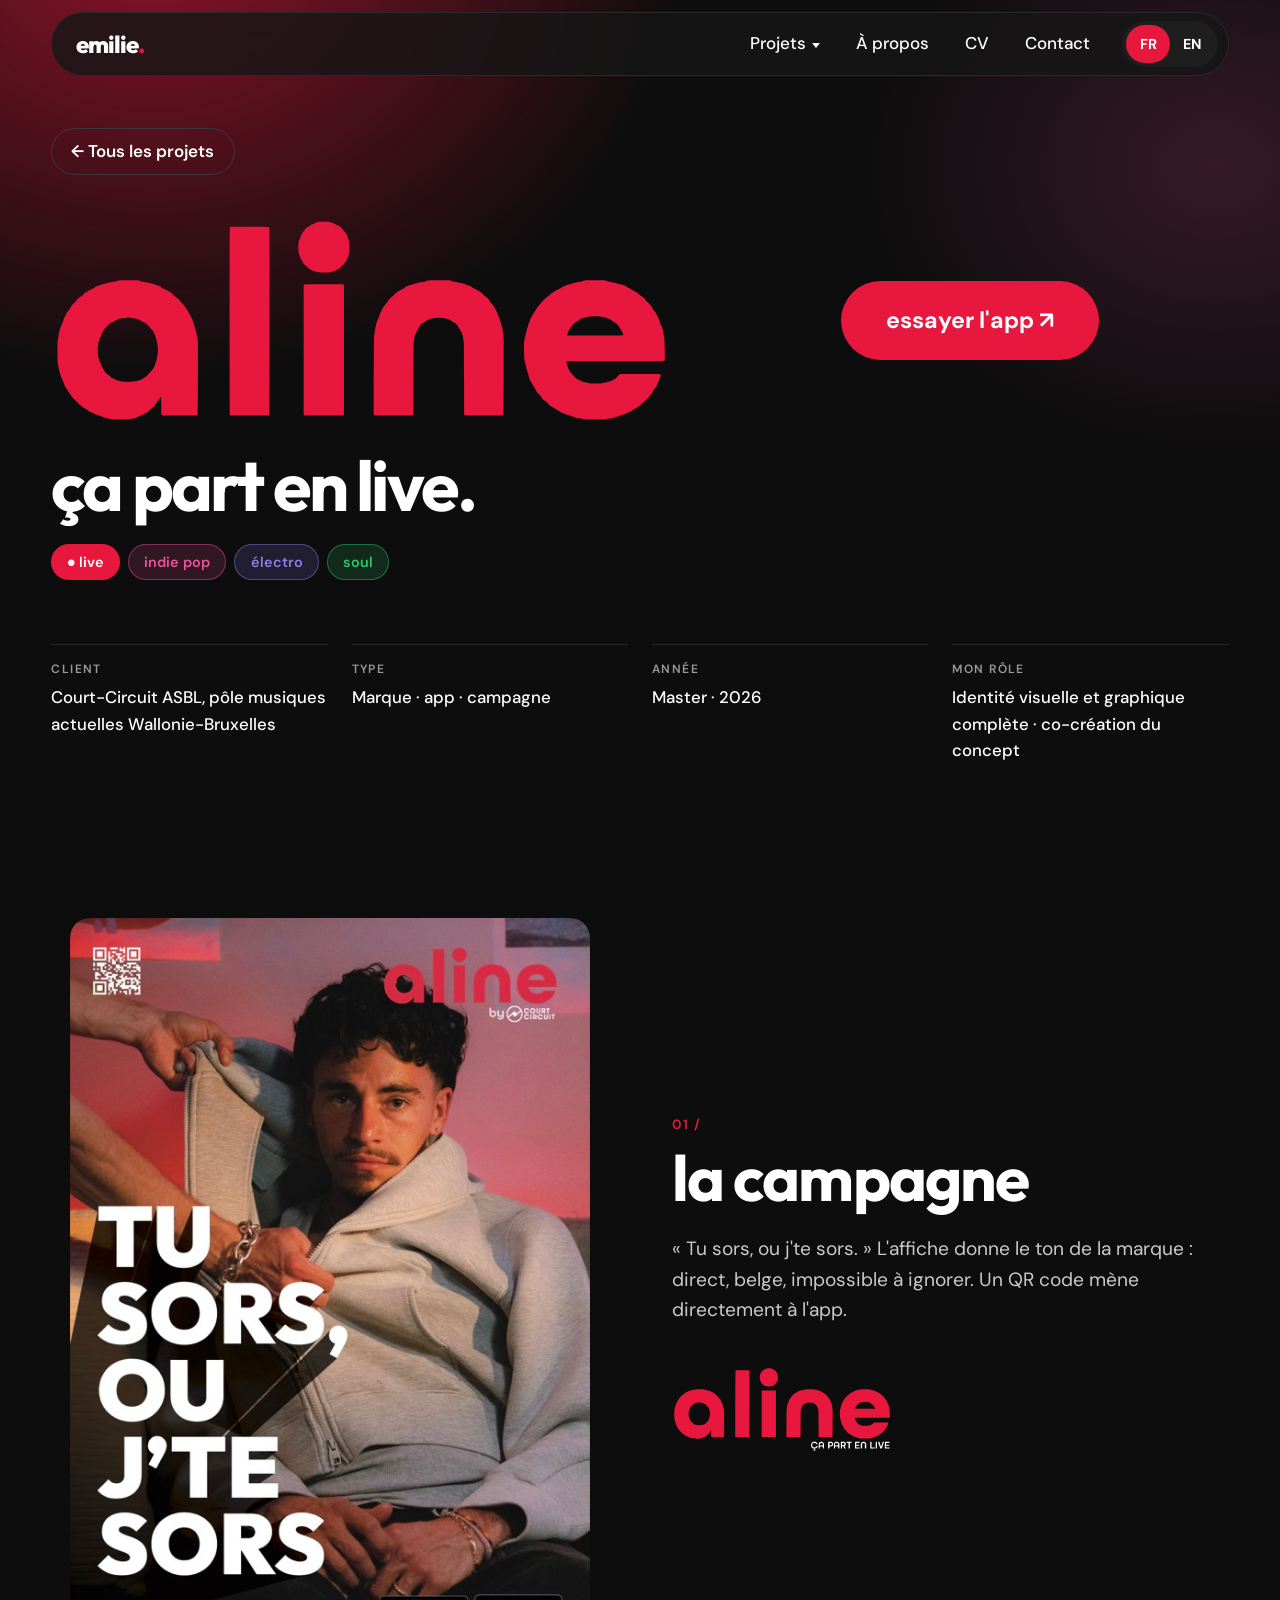
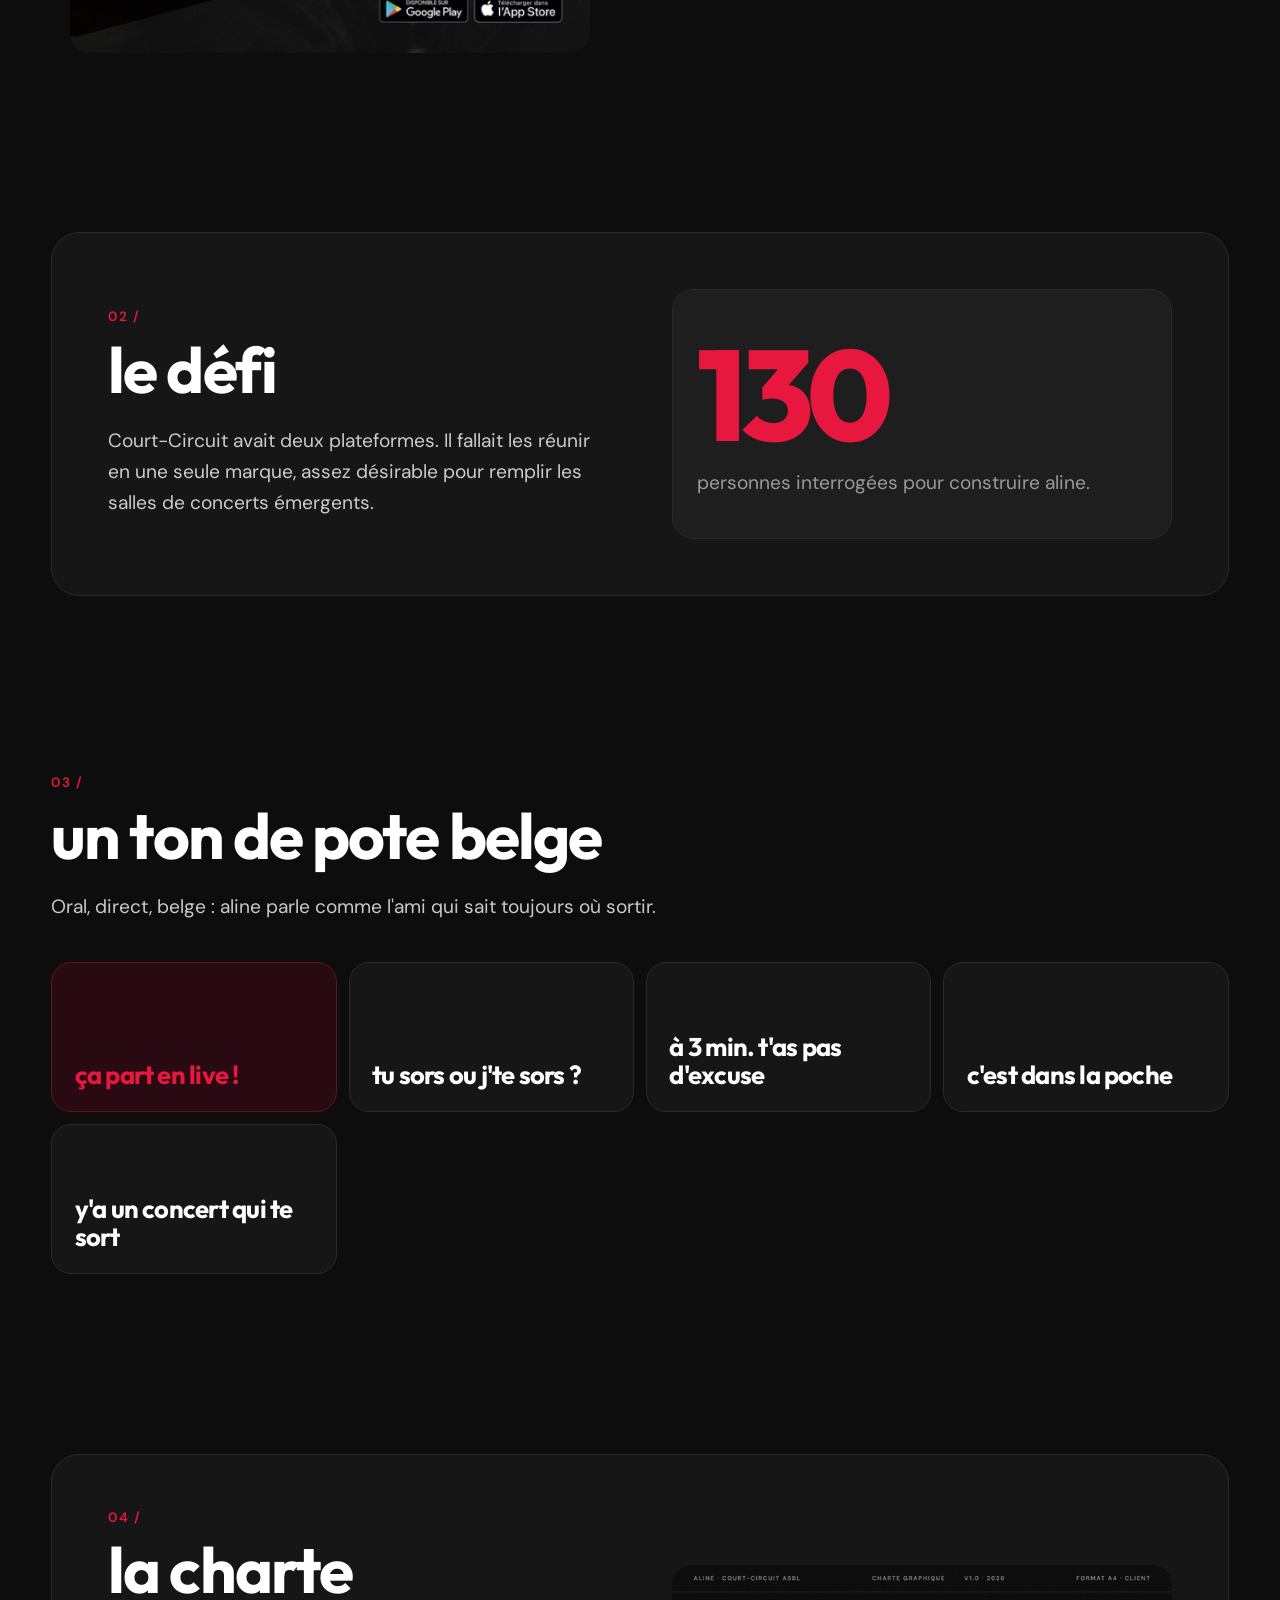
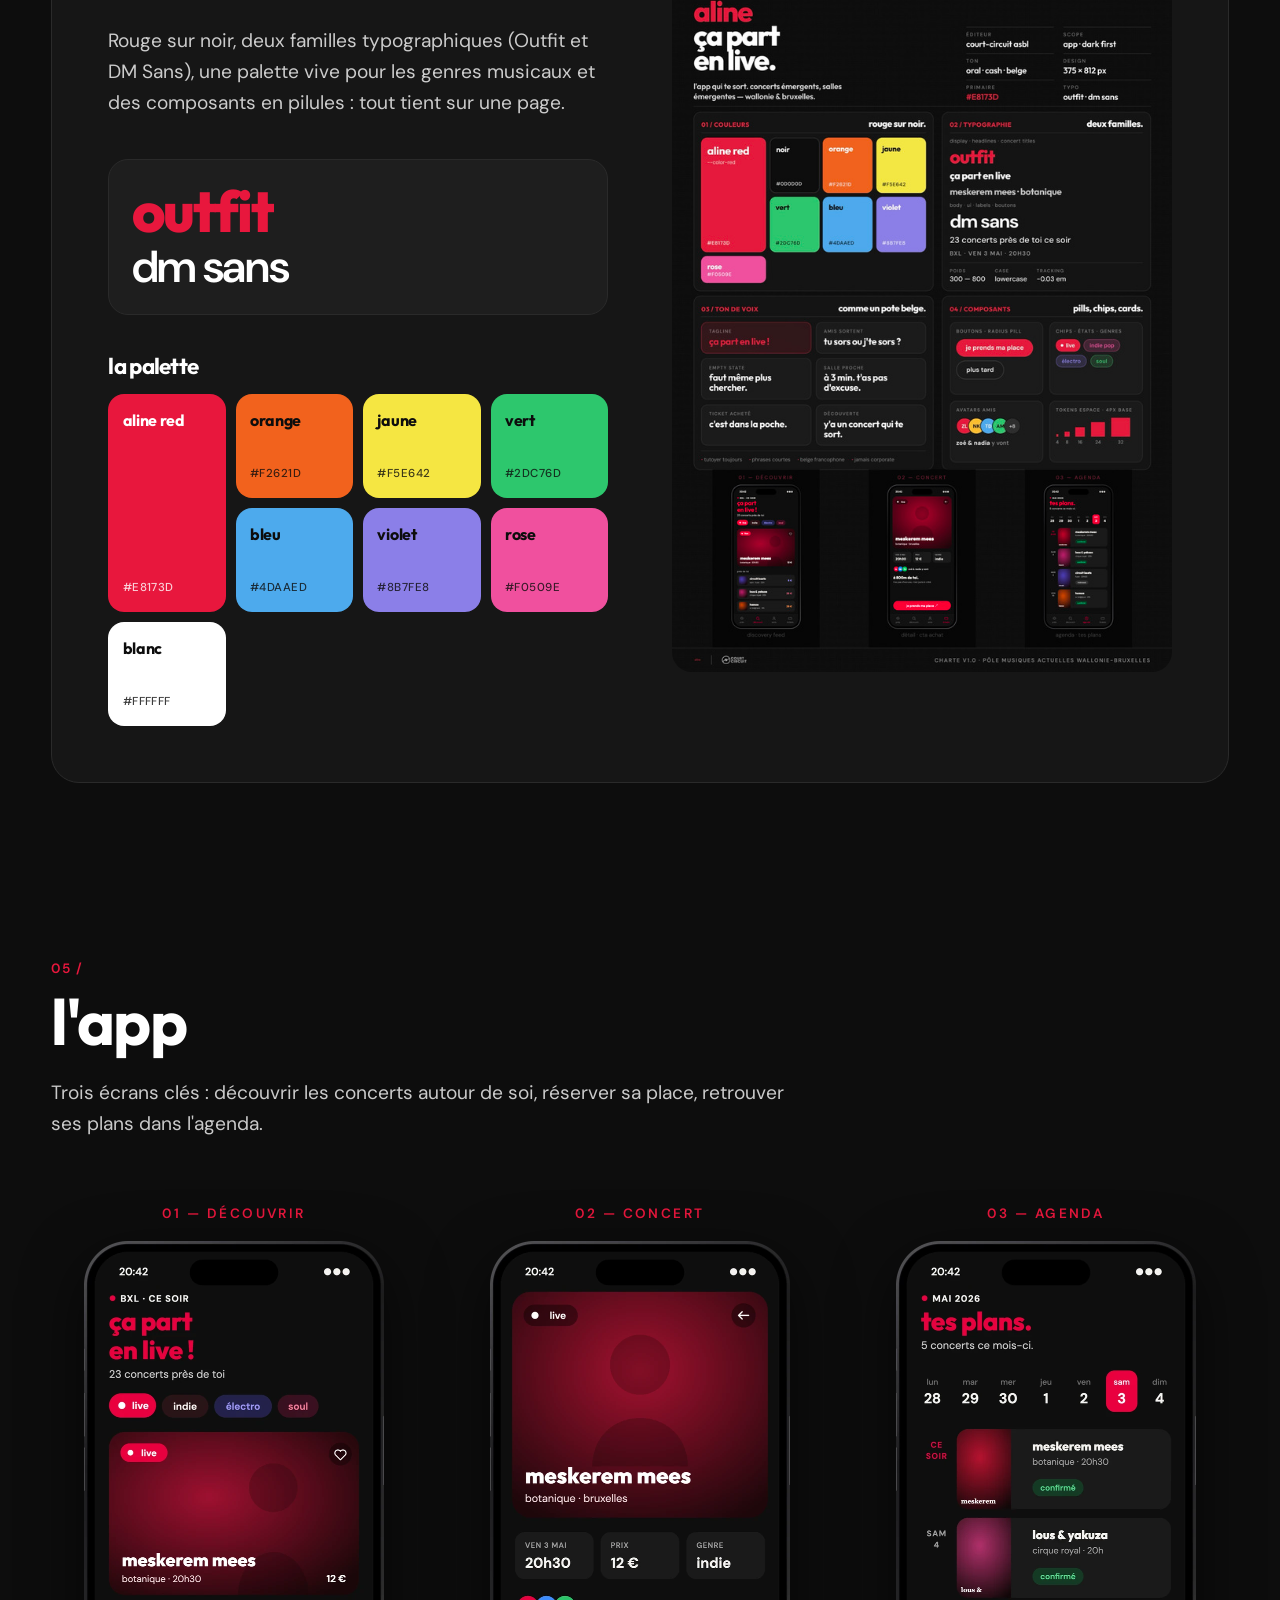
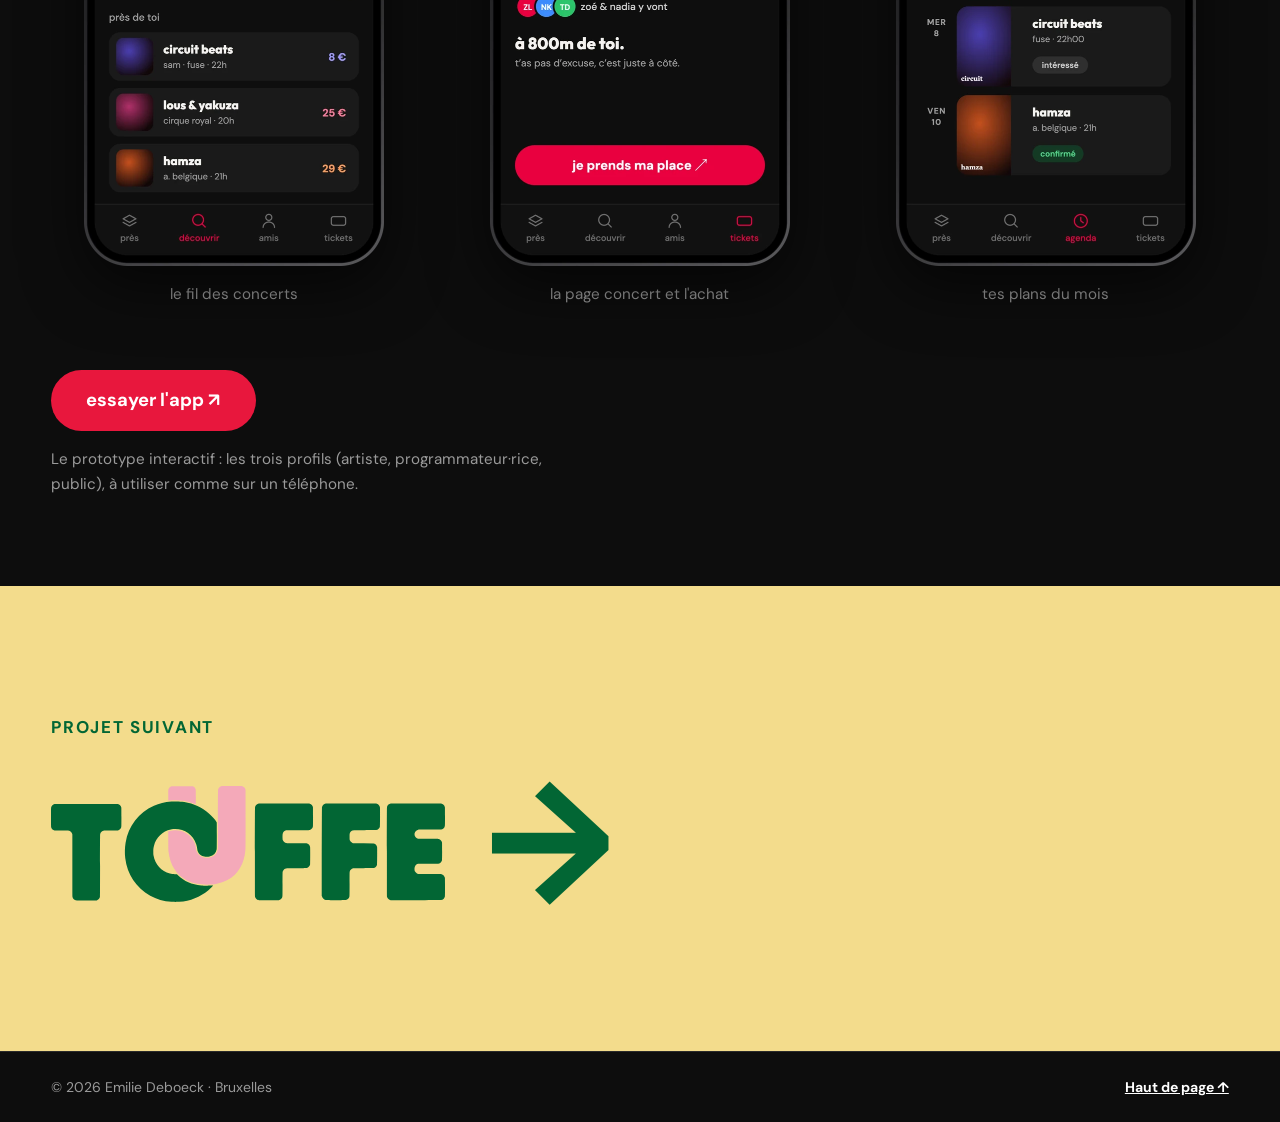
<file: projets/aline.html>
<!doctype html>
<html lang="fr">
<head>
  <meta charset="utf-8">
  <meta name="viewport" content="width=device-width, initial-scale=1">
  <title>aline — Emilie Deboeck</title>
  <meta name="description" content="">
  <meta property="og:image" content="../assets/img/aline/affiche-1400.jpg">
  <link rel="icon" href="../assets/favicon.svg?v=2" type="image/svg+xml">
  <link rel="preconnect" href="https://fonts.googleapis.com">
  <link rel="preconnect" href="https://fonts.gstatic.com" crossorigin>
  <!-- Outfit + DM Sans : les typos de la charte aline. Rubik : le bloc « projet suivant » (Touffe). -->
  <link href="https://fonts.googleapis.com/css2?family=DM+Sans:opsz,wght@9..40,400..700&family=Outfit:wght@300..800&family=Rubik:wght@800&display=swap" rel="stylesheet">
  <link rel="stylesheet" href="../css/style.css">
  <link rel="stylesheet" href="../css/aline.css">
</head>
<body class="pg-aline" data-page="aline" data-root="../">

<main id="main">

  <!-- ========== EN-TÊTE DU PROJET ========== -->
  <section class="pj-hero on-dark" aria-labelledby="pj-title">
    <div class="wrap">
      <a class="pj-back" href="../index.html#projets" data-i18n="ui.back"></a>
      <h1 class="pj-title" id="pj-title">
        <img src="../assets/img/aline/wordmark.svg" width="3492" height="1188" alt="" data-i18n-attr="alt:pages.aline.title">
      </h1>
      <p class="pj-tagline" lang="fr" data-i18n="pages.aline.tagline"></p>

      <!-- Les chips de genres de l'app (décor) à gauche, le lien vers le prototype à droite -->
      <div class="al-hero-row">
        <ul class="al-chips" aria-hidden="true">
          <li class="is-live">live</li>
          <li style="--c: var(--al-pink);">indie pop</li>
          <li style="--c: var(--al-violet);">électro</li>
          <li style="--c: var(--al-green);">soul</li>
        </ul>
        <a class="al-try-btn" href="../aline-app/index.html" data-i18n="pages.aline.tryApp"></a>
      </div>

      <dl class="pj-meta">
        <div><dt data-i18n="pages.labels.client"></dt><dd data-i18n="pages.aline.client"></dd></div>
        <div><dt data-i18n="pages.labels.type"></dt><dd data-i18n="pages.aline.type"></dd></div>
        <div><dt data-i18n="pages.labels.year"></dt><dd data-i18n="pages.aline.year"></dd></div>
        <div><dt data-i18n="pages.labels.role"></dt><dd data-i18n="pages.aline.role"></dd></div>
      </dl>
    </div>
  </section>

  <!-- ========== 1. LA CAMPAGNE ========== -->
  <section class="pj-section" aria-labelledby="poster-title">
    <div class="wrap pj-split">
      <figure class="shot reveal al-poster">
        <img src="../assets/img/aline/affiche-800.jpg" srcset="../assets/img/aline/affiche-800.jpg 566w, ../assets/img/aline/affiche-1400.jpg 990w" sizes="(min-width: 860px) 520px, 90vw" width="566" height="800" alt="" data-i18n-attr="alt:pages.aline.alt.affiche">
      </figure>
      <div>
        <h2 id="poster-title" class="reveal" data-i18n="pages.aline.posterTitle"></h2>
        <p data-words data-i18n="pages.aline.posterText"></p>
        <img class="al-logo" src="../assets/img/aline/logo.svg" width="3492" height="1380" loading="lazy" alt="" data-i18n-attr="alt:pages.aline.alt.logo">
      </div>
    </div>
  </section>

  <!-- ========== 2. LE DÉFI ========== -->
  <section class="pj-section tinted on-dark" aria-labelledby="challenge-title">
    <div class="wrap pj-split">
      <div>
        <h2 id="challenge-title" class="reveal" data-i18n="pages.aline.challengeTitle"></h2>
        <p data-words data-i18n="pages.aline.challengeText"></p>
      </div>
      <div class="stat reveal">
        <strong data-i18n="pages.aline.stat.v"></strong>
        <span data-i18n="pages.aline.stat.l"></span>
      </div>
    </div>
  </section>

  <!-- ========== 3. LE TON ========== -->
  <section class="pj-section" aria-labelledby="voice-title">
    <div class="wrap">
      <h2 id="voice-title" class="reveal" data-i18n="pages.aline.voiceTitle"></h2>
      <p data-i18n="pages.aline.voiceText"></p>
      <ul class="voice" data-slide-in lang="fr" data-render="list" data-src="pages.aline.voice"></ul>
    </div>
  </section>

  <!-- ========== 4. LA CHARTE ========== -->
  <section class="pj-section tinted on-dark" aria-labelledby="charte-title">
    <div class="wrap pj-split">
      <div>
        <h2 id="charte-title" class="reveal" data-i18n="pages.aline.charteTitle"></h2>
        <p data-i18n="pages.aline.charteText"></p>

        <!-- Les deux familles de la charte, montrées dans leur propre police -->
        <div class="al-type hide-phone" aria-hidden="true">
          <span class="al-type-display">outfit</span>
          <span class="al-type-body">dm sans</span>
        </div>

        <h3 class="reveal hide-phone" data-i18n="pages.aline.paletteTitle"></h3>
        <ul class="swatches hide-phone">
          <li style="background: #E8173D; color: #fff;">aline red <code>#E8173D</code></li>
          <li style="background: #F2621D; color: #0D0D0D;">orange <code>#F2621D</code></li>
          <li style="background: #F5E642; color: #0D0D0D;">jaune <code>#F5E642</code></li>
          <li style="background: #2DC76D; color: #0D0D0D;">vert <code>#2DC76D</code></li>
          <li style="background: #4DAAED; color: #0D0D0D;">bleu <code>#4DAAED</code></li>
          <li style="background: #8B7FE8; color: #0D0D0D;">violet <code>#8B7FE8</code></li>
          <li style="background: #F0509E; color: #0D0D0D;">rose <code>#F0509E</code></li>
          <li style="background: #FFFFFF; color: #0D0D0D;">blanc <code>#FFFFFF</code></li>
        </ul>
      </div>
      <figure class="shot reveal hide-phone">
        <img src="../assets/img/aline/charte-900.jpg" srcset="../assets/img/aline/charte-900.jpg 636w, ../assets/img/aline/charte-1800.jpg 1272w, ../assets/img/aline/charte-3600.jpg 2544w" sizes="(min-width: 860px) 45vw, 90vw" width="636" height="900" loading="lazy" alt="" data-i18n-attr="alt:pages.aline.alt.charte">
      </figure>
      <!-- Sur téléphone : la charte découpée en quatre blocs lisibles -->
      <div class="al-charte-parts show-phone">
        <figure class="shot"><img src="../assets/img/aline/charte-couleurs-720.jpg" width="720" height="540" loading="lazy" alt="" data-i18n-attr="alt:pages.aline.alt.charteCouleurs"></figure>
        <figure class="shot"><img src="../assets/img/aline/charte-typo-720.jpg" width="720" height="618" loading="lazy" alt="" data-i18n-attr="alt:pages.aline.alt.charteTypo"></figure>
        <figure class="shot"><img src="../assets/img/aline/charte-ton-720.jpg" width="720" height="521" loading="lazy" alt="" data-i18n-attr="alt:pages.aline.alt.charteTon"></figure>
        <figure class="shot"><img src="../assets/img/aline/charte-composants-720.jpg" width="720" height="597" loading="lazy" alt="" data-i18n-attr="alt:pages.aline.alt.charteComposants"></figure>
      </div>
    </div>
  </section>

  <!-- ========== 5. L'APP ========== -->
  <section class="pj-section" aria-labelledby="screens-title">
    <div class="wrap">
      <h2 id="screens-title" class="reveal" data-i18n="pages.aline.screensTitle"></h2>
      <p class="hide-phone" data-i18n="pages.aline.screensText"></p>
      <ol class="al-phones hide-phone">
        <li class="reveal">
          <span class="al-phone-step" data-i18n="pages.aline.screens.s1"></span>
          <img src="../assets/img/aline/ecran-decouvrir-600.webp" srcset="../assets/img/aline/ecran-decouvrir-600.webp 600w, ../assets/img/aline/ecran-decouvrir-1200.webp 1200w" sizes="300px" width="600" height="1249" loading="lazy" alt="" data-i18n-attr="alt:pages.aline.alt.ecran1">
          <span class="al-phone-cap" data-i18n="pages.aline.screens.c1"></span>
        </li>
        <li class="reveal" style="--reveal-delay: 0.1s;">
          <span class="al-phone-step" data-i18n="pages.aline.screens.s2"></span>
          <img src="../assets/img/aline/ecran-concert-600.webp" srcset="../assets/img/aline/ecran-concert-600.webp 600w, ../assets/img/aline/ecran-concert-1200.webp 1200w" sizes="300px" width="600" height="1249" loading="lazy" alt="" data-i18n-attr="alt:pages.aline.alt.ecran2">
          <span class="al-phone-cap" data-i18n="pages.aline.screens.c2"></span>
        </li>
        <li class="reveal" style="--reveal-delay: 0.2s;">
          <span class="al-phone-step" data-i18n="pages.aline.screens.s3"></span>
          <img src="../assets/img/aline/ecran-agenda-600.webp" srcset="../assets/img/aline/ecran-agenda-600.webp 600w, ../assets/img/aline/ecran-agenda-1200.webp 1200w" sizes="300px" width="600" height="1249" loading="lazy" alt="" data-i18n-attr="alt:pages.aline.alt.ecran3">
          <span class="al-phone-cap" data-i18n="pages.aline.screens.c3"></span>
        </li>
      </ol>

      <!-- Le prototype cliquable (aline-app/), dans un iPhone -->
      <div class="al-try reveal">
        <a class="al-try-btn" href="../aline-app/index.html" data-i18n="pages.aline.tryApp"></a>
        <p data-i18n="pages.aline.tryText"></p>
      </div>
    </div>
  </section>

  <a class="next to-touffe" href="touffe.html">
    <span data-i18n="ui.next"></span>
    <strong><img src="../assets/img/touffe/logo.svg" width="4096" height="1210" alt="Touffe"><b aria-hidden="true">→</b></strong>
  </a>

</main>

<script src="../js/content.js"></script>
<script src="../js/main.js"></script>
</body>
</html>
</file>
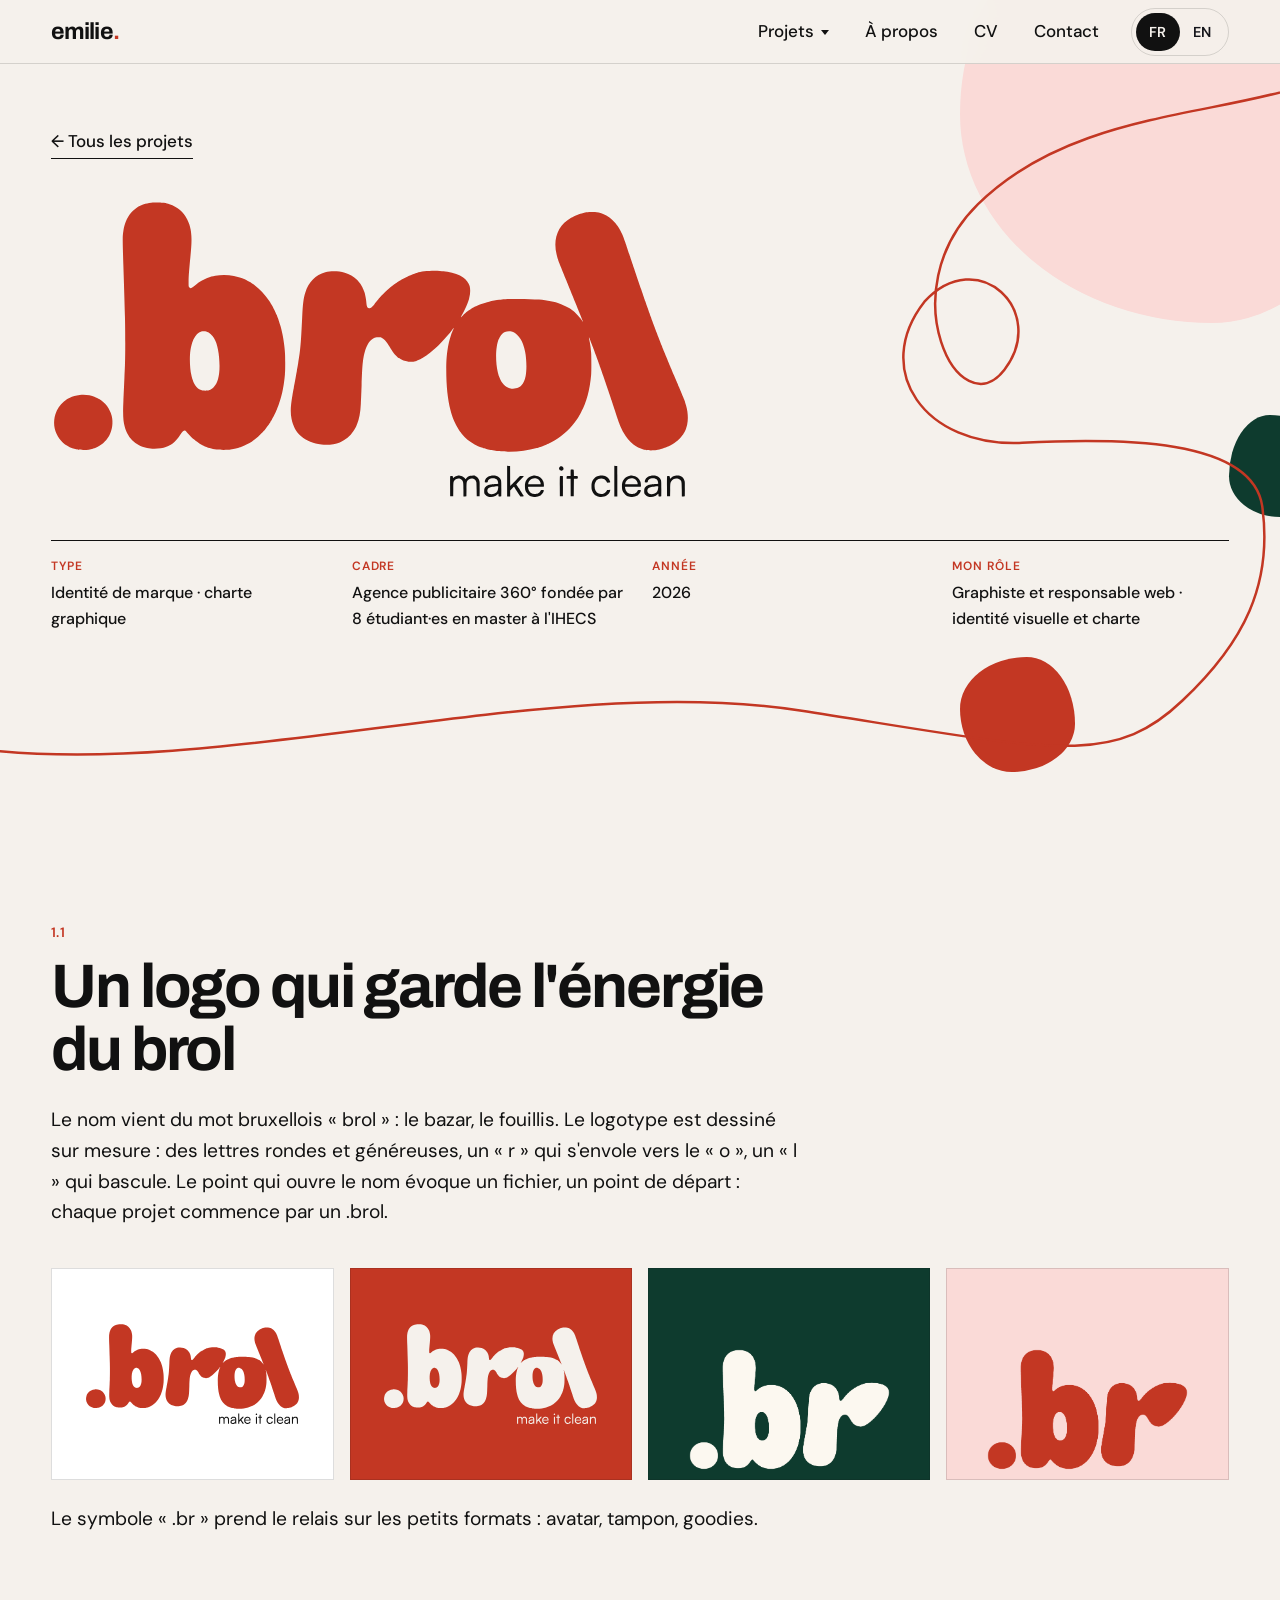
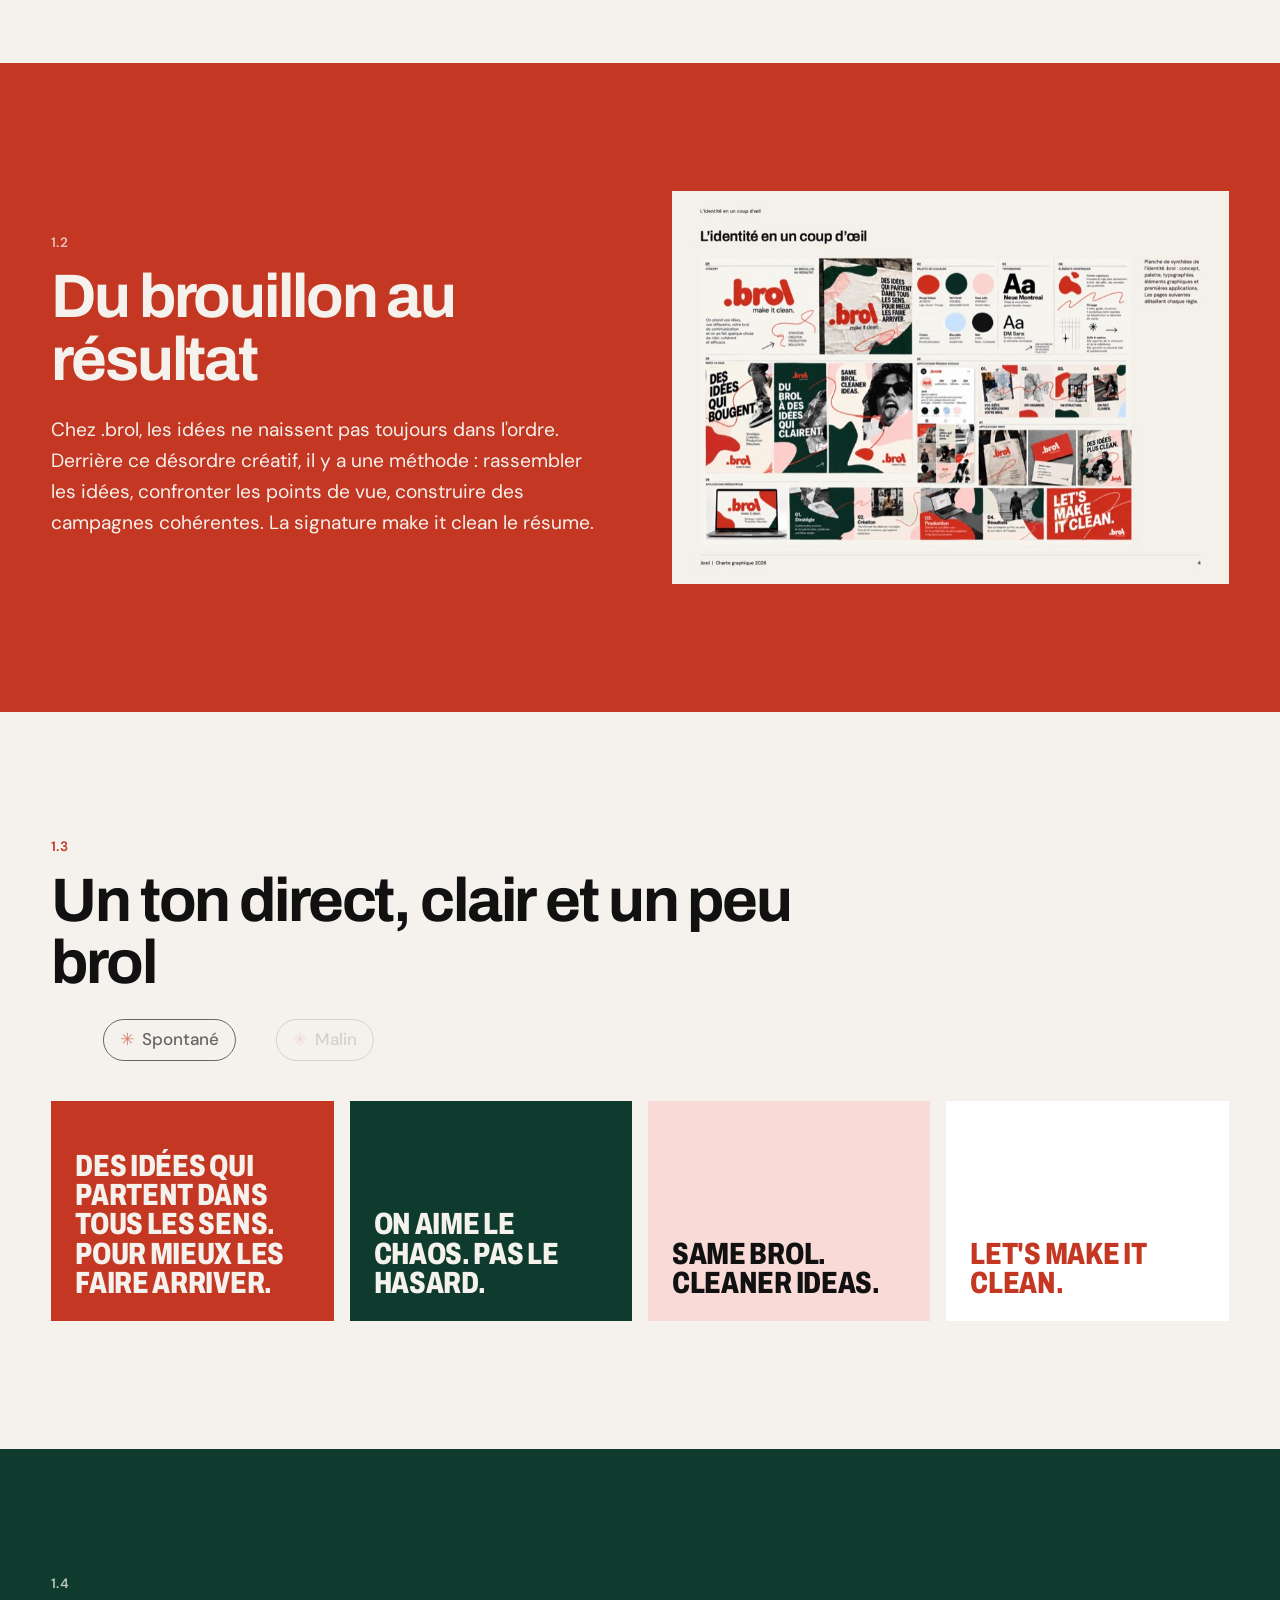
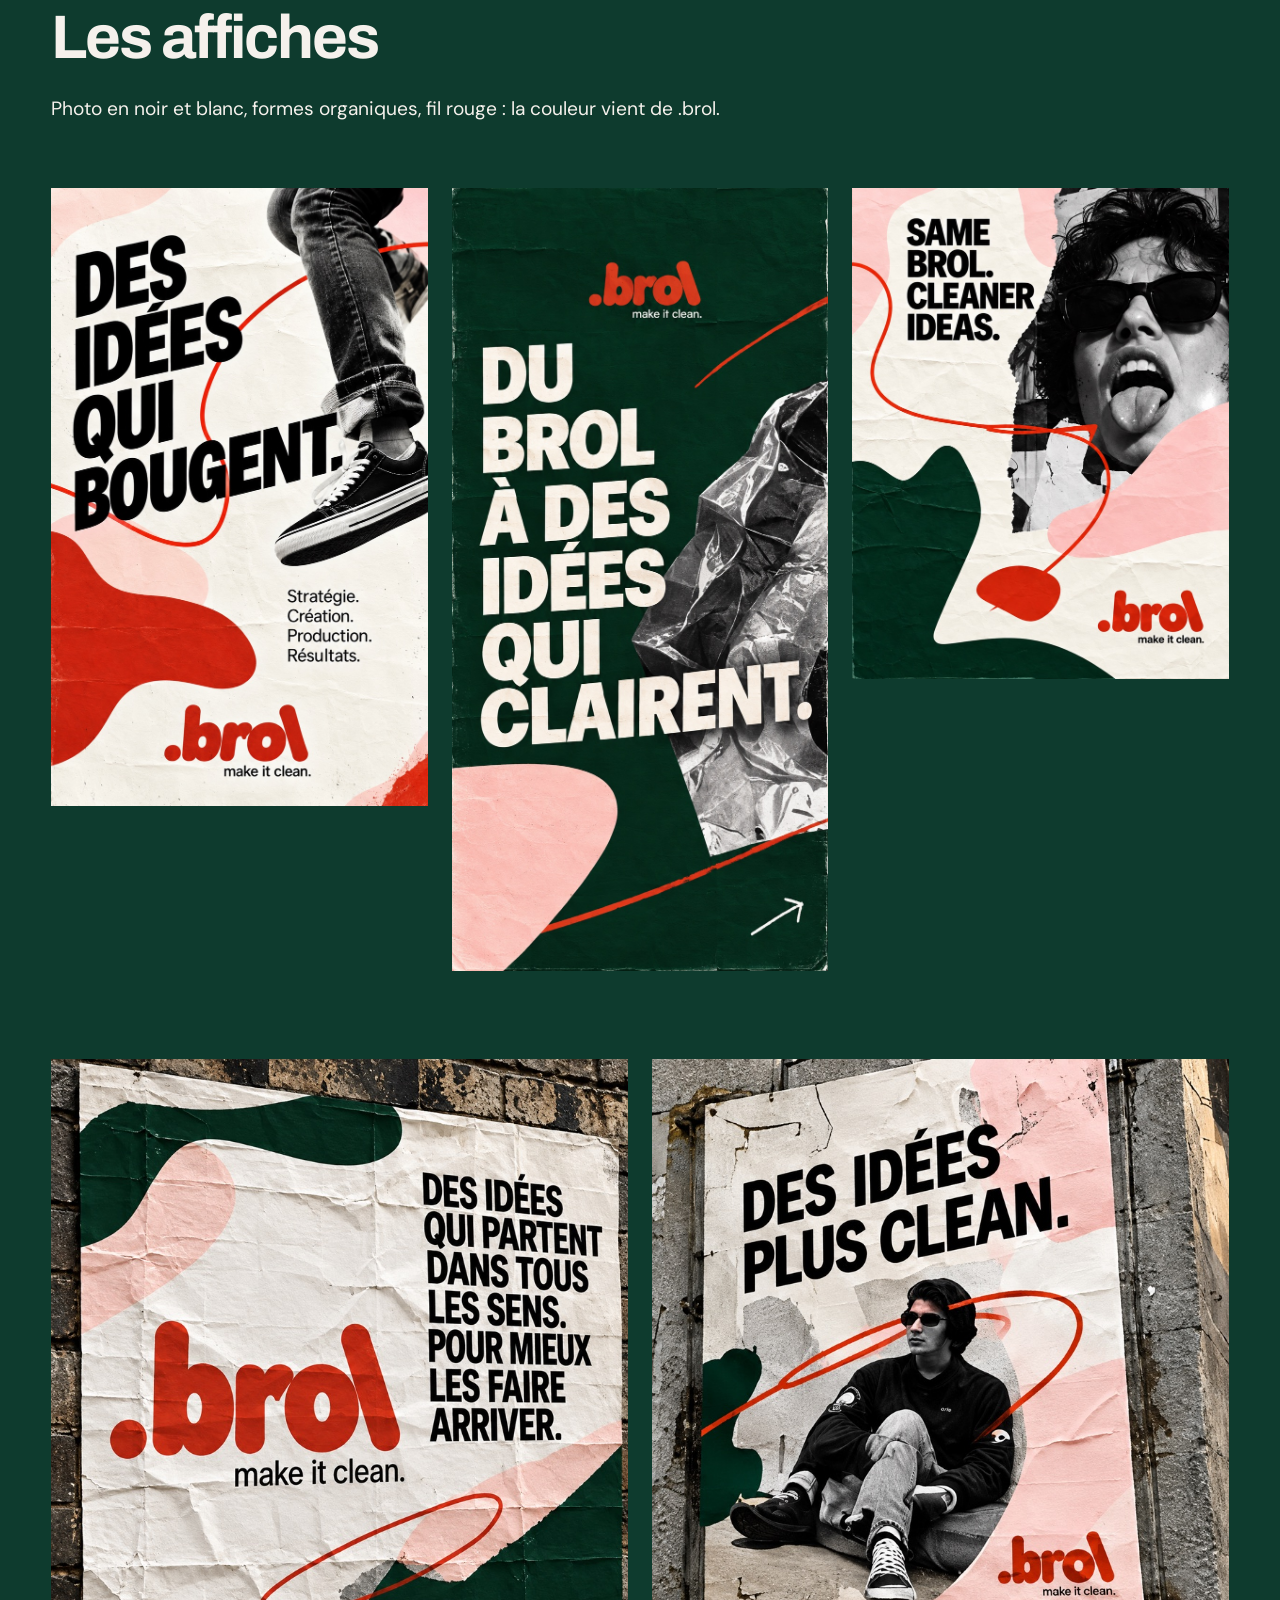
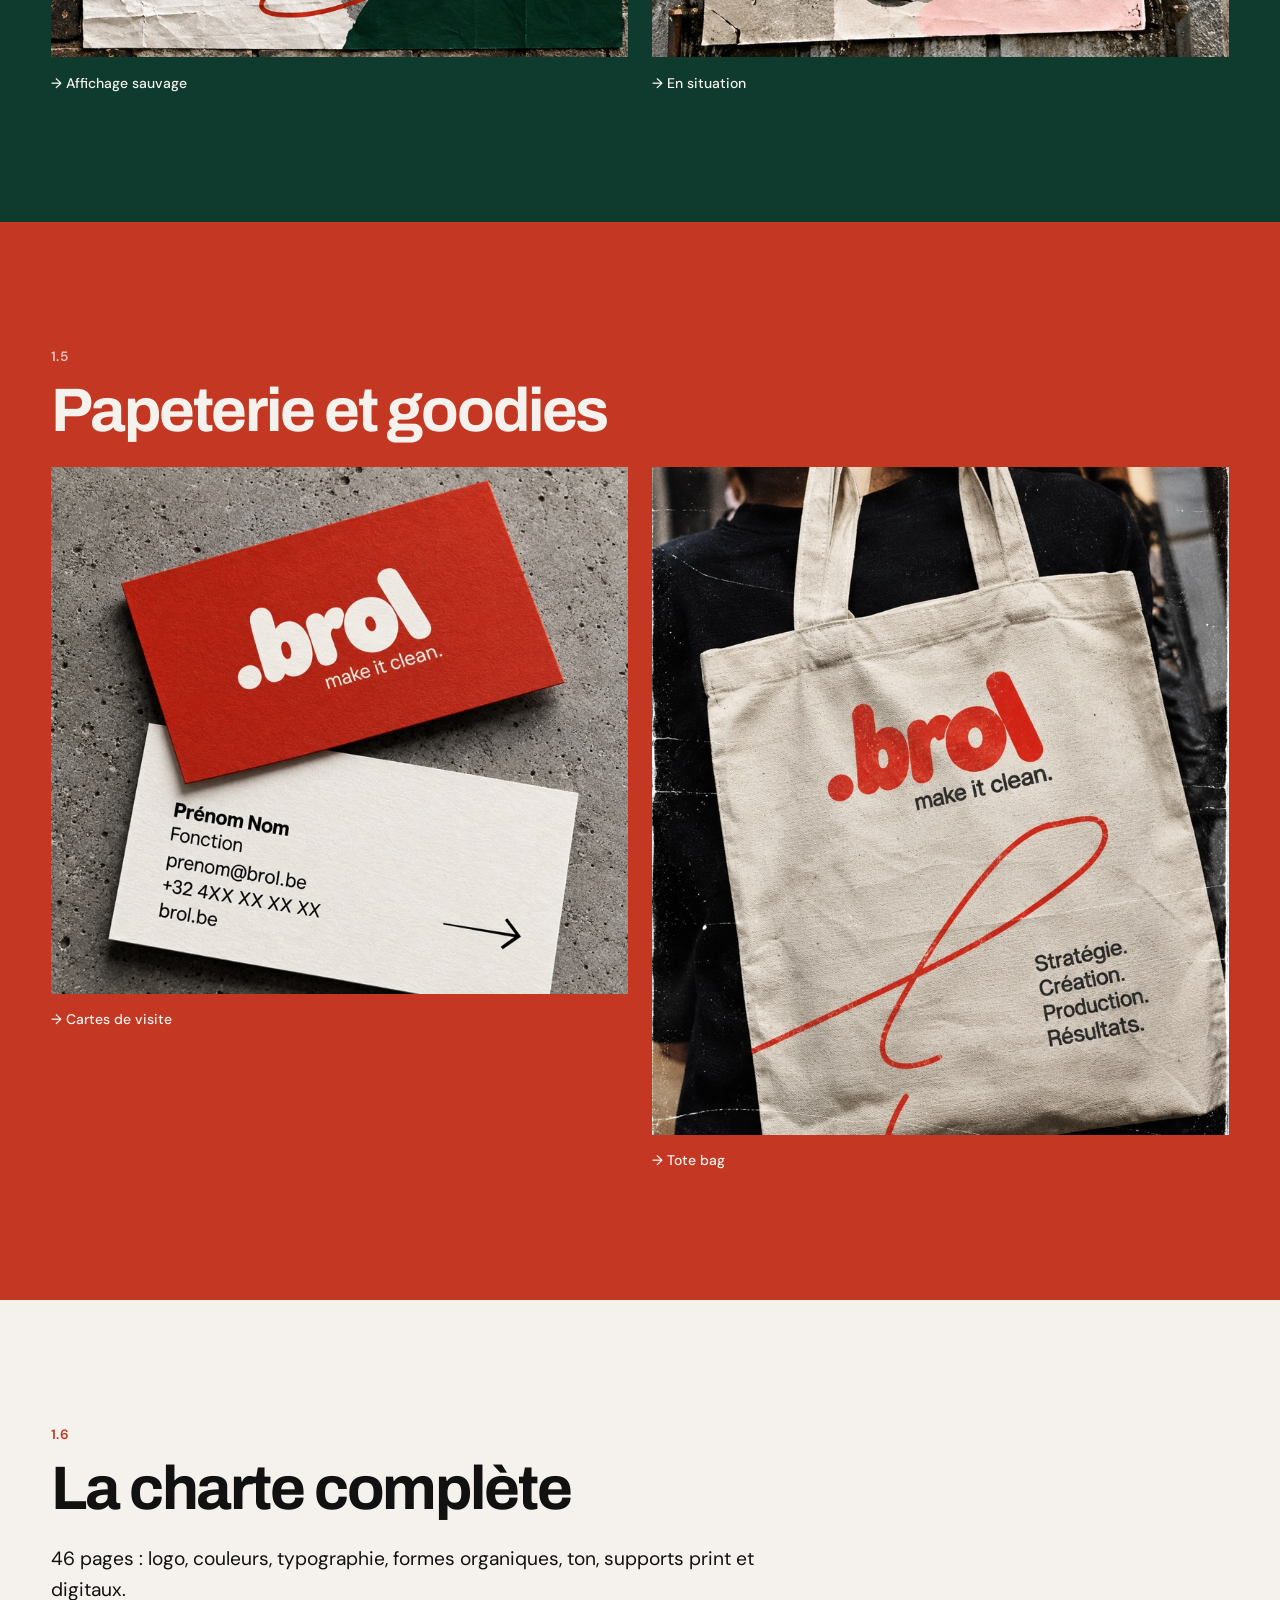
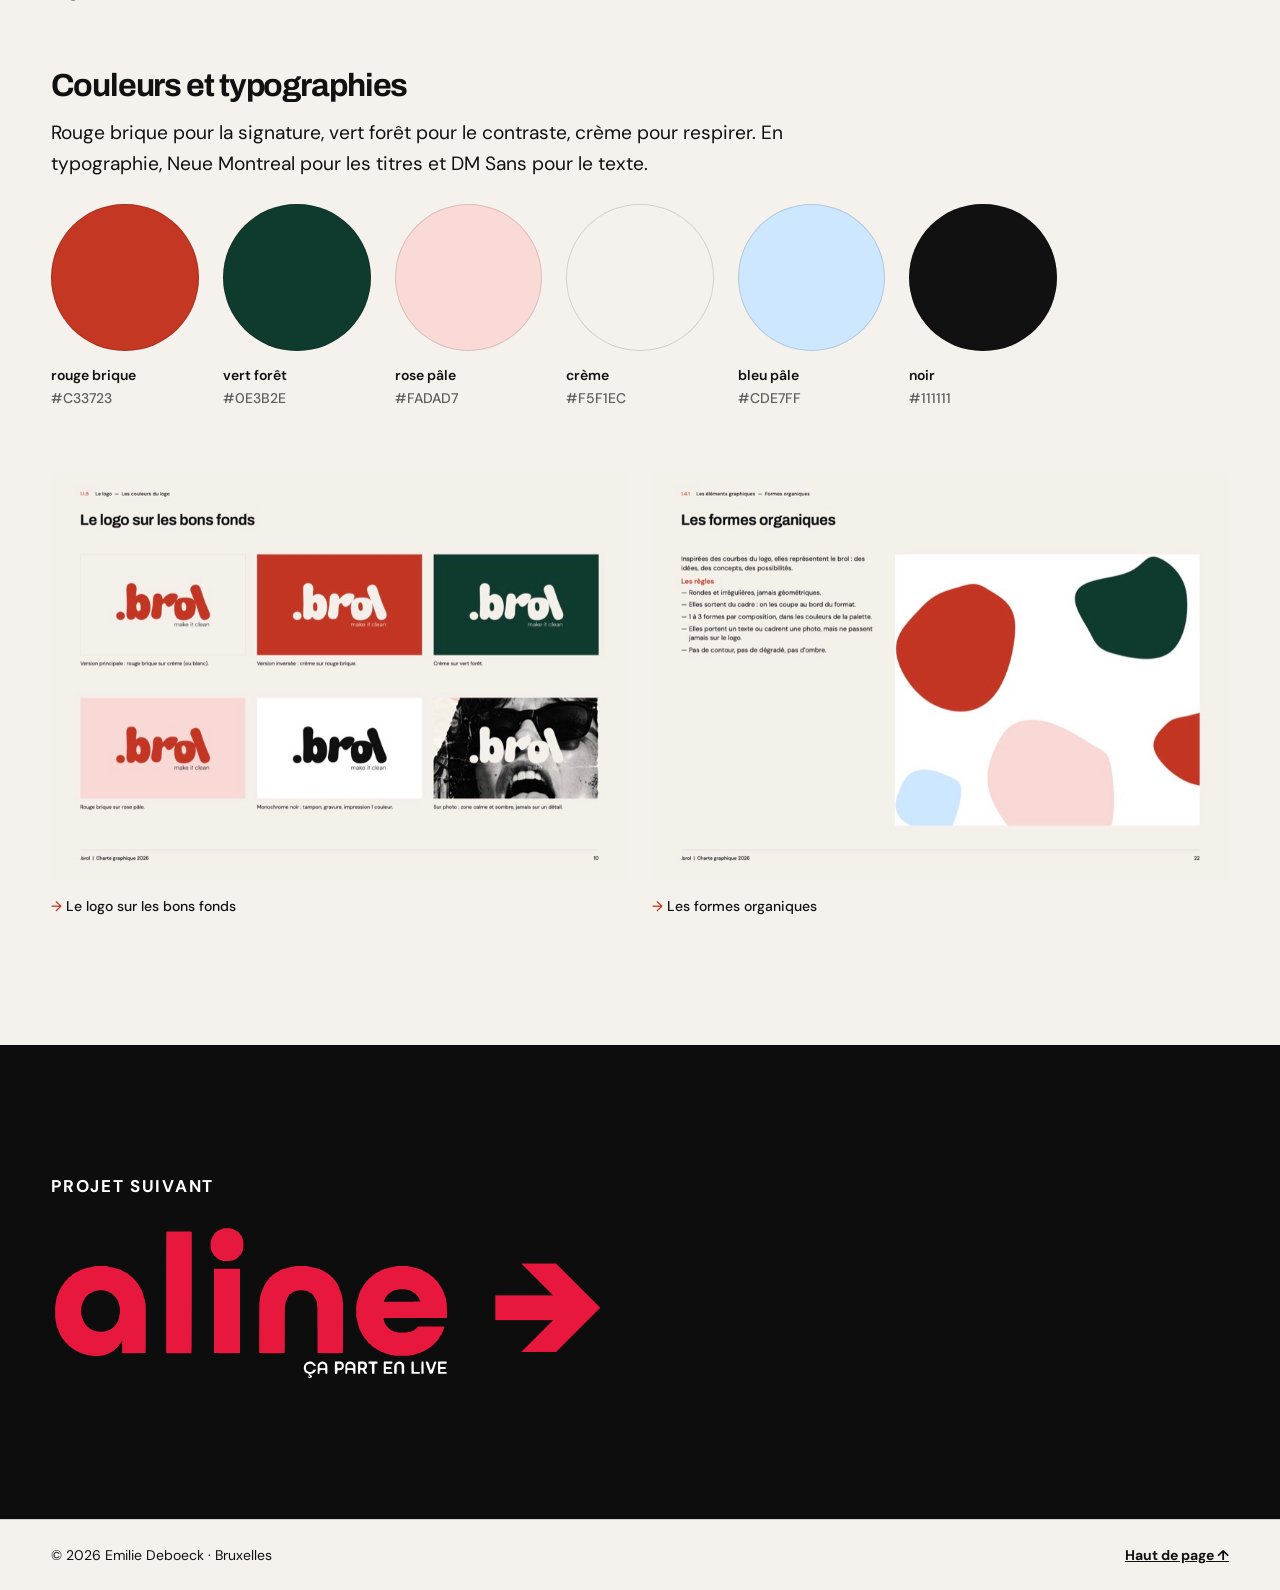
<file: projets/brol.html>
<!doctype html>
<html lang="fr">
<head>
  <meta charset="utf-8">
  <meta name="viewport" content="width=device-width, initial-scale=1">
  <title>.brol — Emilie Deboeck</title>
  <meta name="description" content="">
  <meta property="og:image" content="../assets/img/brol/affiche1-1600.jpg">
  <link rel="icon" href="../assets/favicon.svg?v=2" type="image/svg+xml">
  <link rel="preconnect" href="https://fonts.googleapis.com">
  <link rel="preconnect" href="https://fonts.gstatic.com" crossorigin>
  <!-- DM Sans : la typo de texte de la charte. Archivo remplace Neue Montreal (titres), qui n'est pas disponible en webfont. Outfit : le bloc « projet suivant » (aline). -->
  <link href="https://fonts.googleapis.com/css2?family=Archivo:wdth,wght@62..125,400..900&family=DM+Sans:opsz,wght@9..40,400..700&family=Outfit:wght@800&display=swap" rel="stylesheet">
  <link rel="stylesheet" href="../css/style.css">
  <link rel="stylesheet" href="../css/brol.css">
</head>
<body class="pg-brol" data-page="brol" data-root="../">

<main id="main">

  <!-- ========== EN-TÊTE DU PROJET ========== -->
  <section class="pj-hero" aria-labelledby="pj-title">
    <!-- Formes organiques de la charte : 1 à 3, coupées par le bord, jamais sur le logo -->
    <div class="br-shape" style="--c: var(--br-pink); right: -9%; top: -14%; width: clamp(220px, 34vw, 520px);" aria-hidden="true"></div>
    <div class="br-shape b" style="--c: var(--br-red); right: 16%; bottom: clamp(16px, 2vw, 28px); width: clamp(90px, 9vw, 140px);" aria-hidden="true"></div>
    <div class="br-shape c" style="--c: var(--br-green); right: -4%; top: 52%; width: clamp(70px, 8vw, 120px);" aria-hidden="true"></div>

    <!-- Fil rouge : il relie, il guide -->
    <svg class="br-thread" viewBox="0 0 1440 820" preserveAspectRatio="none" aria-hidden="true">
      <path d="M-20 770 C 260 800 620 690 900 730 S 1250 790 1330 720 C 1400 660 1432 600 1420 520 C 1408 450 1260 450 1150 455 C 1040 460 980 380 1040 310 C 1100 250 1180 320 1130 380 C 1080 440 1000 300 1100 210 S 1350 120 1460 90" />
    </svg>
    <!-- Sur téléphone : le même fil, dans le blanc sous les infos, avec sa boucle -->
    <svg class="br-thread br-thread-m" viewBox="0 0 360 150" preserveAspectRatio="none" aria-hidden="true">
      <path d="M-10 118 C 50 140 110 92 170 106 C 220 118 236 138 272 132 C 318 124 326 74 296 70 C 266 66 270 116 306 110 C 338 104 350 56 372 30" />
    </svg>

    <div class="wrap">
      <a class="pj-back" href="../index.html#projets" data-i18n="ui.back"></a>
      <h1 class="pj-title" id="pj-title">
        <img src="../assets/img/brol/logo.svg" width="3780" height="1782" alt="" data-i18n-attr="alt:pages.brol.title">
      </h1>

      <dl class="pj-meta">
        <div><dt data-i18n="pages.labels.type"></dt><dd data-i18n="pages.brol.type"></dd></div>
        <div><dt data-i18n="pages.labels.frame"></dt><dd data-i18n="pages.brol.frame"></dd></div>
        <div><dt data-i18n="pages.labels.year"></dt><dd data-i18n="pages.brol.year"></dd></div>
        <div><dt data-i18n="pages.labels.role"></dt><dd data-i18n="pages.brol.role"></dd></div>
      </dl>
    </div>
  </section>

  <!-- ========== 1. LE LOGO ========== -->
  <section class="pj-section" aria-labelledby="logo-title">
    <div class="wrap">
      <h2 id="logo-title" class="reveal" data-i18n="pages.brol.logoTitle"></h2>
      <p data-words data-i18n="pages.brol.logoText"></p>

      <!-- Le logo sur les bons fonds, comme dans la charte -->
      <div class="br-fonds">
        <figure class="shot reveal" style="--bg: #FFFFFF;">
          <img src="../assets/img/brol/logo.svg" width="3780" height="1782" alt="" data-i18n-attr="alt:pages.brol.alt.logoBase">
        </figure>
        <figure class="shot reveal" style="--bg: var(--br-red); --reveal-delay: 0.08s;">
          <img src="../assets/img/brol/logo-cream.svg" width="3780" height="1782" alt="">
        </figure>
        <figure class="shot reveal is-cream" style="--bg: var(--br-green); --reveal-delay: 0.16s;">
          <img src="../assets/img/brol/symbole.png" width="667" height="667" alt="" data-i18n-attr="alt:pages.brol.alt.symbole">
        </figure>
        <figure class="shot reveal" style="--bg: var(--br-pink); --reveal-delay: 0.24s;">
          <img src="../assets/img/brol/symbole.png" width="667" height="667" alt="">
        </figure>
      </div>
      <p data-i18n="pages.brol.symbolText" style="margin-top: var(--space-3);"></p>
    </div>
  </section>

  <!-- ========== 2. LE CONCEPT ========== -->
  <section class="pj-section tinted" aria-labelledby="concept-title">
    <div class="br-shape" style="--c: var(--br-green); left: -7%; bottom: -18%; width: clamp(140px, 18vw, 260px);" aria-hidden="true"></div>
    <div class="wrap pj-split">
      <div>
        <h2 id="concept-title" class="reveal" data-i18n="pages.brol.conceptTitle"></h2>
        <p data-words data-i18n="pages.brol.conceptText"></p>
      </div>
      <figure class="shot reveal hide-phone">
        <img src="../assets/img/brol/charte-apercu-800.jpg" srcset="../assets/img/brol/charte-apercu-800.jpg 800w, ../assets/img/brol/charte-apercu-1600.jpg 1600w" sizes="(min-width: 860px) 45vw, 90vw" width="800" height="565" loading="lazy" alt="" data-i18n-attr="alt:pages.brol.alt.apercu">
      </figure>
    </div>
  </section>

  <!-- ========== 3. LE TON ========== -->
  <section class="pj-section" aria-labelledby="voice-title">
    <div class="wrap">
      <h2 id="voice-title" class="reveal" data-i18n="pages.brol.voiceTitle"></h2>
      <ul class="traits" data-slide-in data-render="list" data-src="pages.brol.voiceTraits"></ul>
      <ul class="brol-voice" data-slide-in lang="fr" data-render="list" data-src="pages.brol.voice"></ul>
    </div>
  </section>

  <!-- ========== 4. LES AFFICHES ========== -->
  <section class="pj-section tinted forest" aria-labelledby="posters-title">
    <div class="wrap">
      <h2 id="posters-title" class="reveal" data-i18n="pages.brol.postersTitle"></h2>
      <p data-i18n="pages.brol.postersText"></p>

      <div class="posters" style="margin-top: var(--space-4); align-items: start;">
        <figure class="shot">
          <img src="../assets/img/brol/affiche1-800.jpg" srcset="../assets/img/brol/affiche1-800.jpg 800w, ../assets/img/brol/affiche1-1600.jpg 979w" sizes="(min-width: 700px) 30vw, 90vw" width="800" height="1313" loading="lazy" alt="" data-i18n-attr="alt:pages.brol.alt.affiche1">
        </figure>
        <figure class="shot hide-phone">
          <img src="../assets/img/brol/affiche2-800.jpg" srcset="../assets/img/brol/affiche2-800.jpg 800w, ../assets/img/brol/affiche2-1600.jpg 870w" sizes="(min-width: 700px) 30vw, 90vw" width="800" height="1663" loading="lazy" alt="" data-i18n-attr="alt:pages.brol.alt.affiche2">
        </figure>
        <figure class="shot hide-phone">
          <img src="../assets/img/brol/affiche3-800.jpg" srcset="../assets/img/brol/affiche3-800.jpg 800w, ../assets/img/brol/affiche3-1600.jpg 1098w" sizes="(min-width: 700px) 30vw, 90vw" width="800" height="1043" loading="lazy" alt="" data-i18n-attr="alt:pages.brol.alt.affiche3">
        </figure>
      </div>

      <div class="gallery" style="margin-top: var(--space-5);">
        <figure class="reveal">
          <img class="shot" src="../assets/img/brol/affiche_mur-800.jpg" srcset="../assets/img/brol/affiche_mur-800.jpg 800w, ../assets/img/brol/affiche_mur-1600.jpg 1100w" sizes="(min-width: 700px) 45vw, 90vw" width="800" height="830" loading="lazy" alt="" data-i18n-attr="alt:pages.brol.alt.mur">
          <figcaption data-i18n="pages.brol.cap.mur"></figcaption>
        </figure>
        <figure class="reveal">
          <img class="shot" src="../assets/img/brol/affiche_rue-800.jpg" srcset="../assets/img/brol/affiche_rue-800.jpg 800w, ../assets/img/brol/affiche_rue-1600.jpg 1100w" sizes="(min-width: 700px) 45vw, 90vw" width="800" height="830" loading="lazy" alt="" data-i18n-attr="alt:pages.brol.alt.rue">
          <figcaption data-i18n="pages.brol.cap.rue"></figcaption>
        </figure>
      </div>
    </div>
  </section>

  <!-- ========== 5. PAPETERIE ========== -->
  <section class="pj-section tinted" aria-labelledby="print-title">
    <div class="br-shape" style="--c: var(--br-pink); right: -6%; top: -10%; width: clamp(140px, 18vw, 260px);" aria-hidden="true"></div>
    <div class="wrap">
      <h2 id="print-title" class="reveal" data-i18n="pages.brol.printTitle"></h2>
      <div class="gallery">
        <figure class="reveal">
          <img class="shot" src="../assets/img/brol/carte-800.jpg" srcset="../assets/img/brol/carte-800.jpg 800w, ../assets/img/brol/carte-1600.jpg 1100w" sizes="(min-width: 700px) 45vw, 90vw" width="800" height="731" loading="lazy" alt="" data-i18n-attr="alt:pages.brol.alt.carte">
          <figcaption data-i18n="pages.brol.cap.carte"></figcaption>
        </figure>
        <figure class="reveal">
          <img class="shot" src="../assets/img/brol/tote-800.jpg" srcset="../assets/img/brol/tote-800.jpg 800w, ../assets/img/brol/tote-1600.jpg 1100w" sizes="(min-width: 700px) 45vw, 90vw" width="800" height="927" loading="lazy" alt="" data-i18n-attr="alt:pages.brol.alt.tote">
          <figcaption data-i18n="pages.brol.cap.tote"></figcaption>
        </figure>
      </div>
    </div>
  </section>

  <!-- ========== 6. LA CHARTE ========== -->
  <section class="pj-section" aria-labelledby="charter-title">
    <div class="wrap">
      <h2 id="charter-title" class="reveal" data-i18n="pages.brol.charterTitle"></h2>
      <p data-i18n="pages.brol.charterText"></p>

      <h3 class="reveal" data-i18n="pages.brol.paletteTitle"></h3>
      <p data-i18n="pages.brol.paletteText"></p>
      <!-- Palette en pastilles rondes, comme dans la charte -->
      <ul class="swatches">
        <li style="--c: #C33723;">rouge brique <code>#C33723</code></li>
        <li style="--c: #0E3B2E;">vert forêt <code>#0E3B2E</code></li>
        <li style="--c: #FADAD7;">rose pâle <code>#FADAD7</code></li>
        <li style="--c: #F5F1EC;">crème <code>#F5F1EC</code></li>
        <li style="--c: #CDE7FF;">bleu pâle <code>#CDE7FF</code></li>
        <li style="--c: #111111;">noir <code>#111111</code></li>
      </ul>

      <div class="gallery" style="margin-top: var(--space-5);">
        <figure class="reveal">
          <img class="shot" src="../assets/img/brol/charte-fonds-800.jpg" srcset="../assets/img/brol/charte-fonds-800.jpg 800w, ../assets/img/brol/charte-fonds-1600.jpg 1600w" sizes="(min-width: 700px) 45vw, 90vw" width="800" height="565" loading="lazy" alt="" data-i18n-attr="alt:pages.brol.alt.fonds">
          <figcaption data-i18n="pages.brol.cap.fonds"></figcaption>
        </figure>
        <figure class="reveal hide-phone">
          <img class="shot" src="../assets/img/brol/charte-formes-800.jpg" srcset="../assets/img/brol/charte-formes-800.jpg 800w, ../assets/img/brol/charte-formes-1600.jpg 1600w" sizes="(min-width: 700px) 45vw, 90vw" width="800" height="565" loading="lazy" alt="" data-i18n-attr="alt:pages.brol.alt.formes">
          <figcaption data-i18n="pages.brol.cap.formes"></figcaption>
        </figure>
      </div>
    </div>
  </section>

  <a class="next to-aline" href="aline.html">
    <span data-i18n="ui.next"></span>
    <strong><img src="../assets/img/aline/logo.svg" width="3492" height="1380" alt="aline"><b aria-hidden="true">→</b></strong>
  </a>

</main>

<script src="../js/content.js"></script>
<script src="../js/main.js"></script>
</body>
</html>
</file>
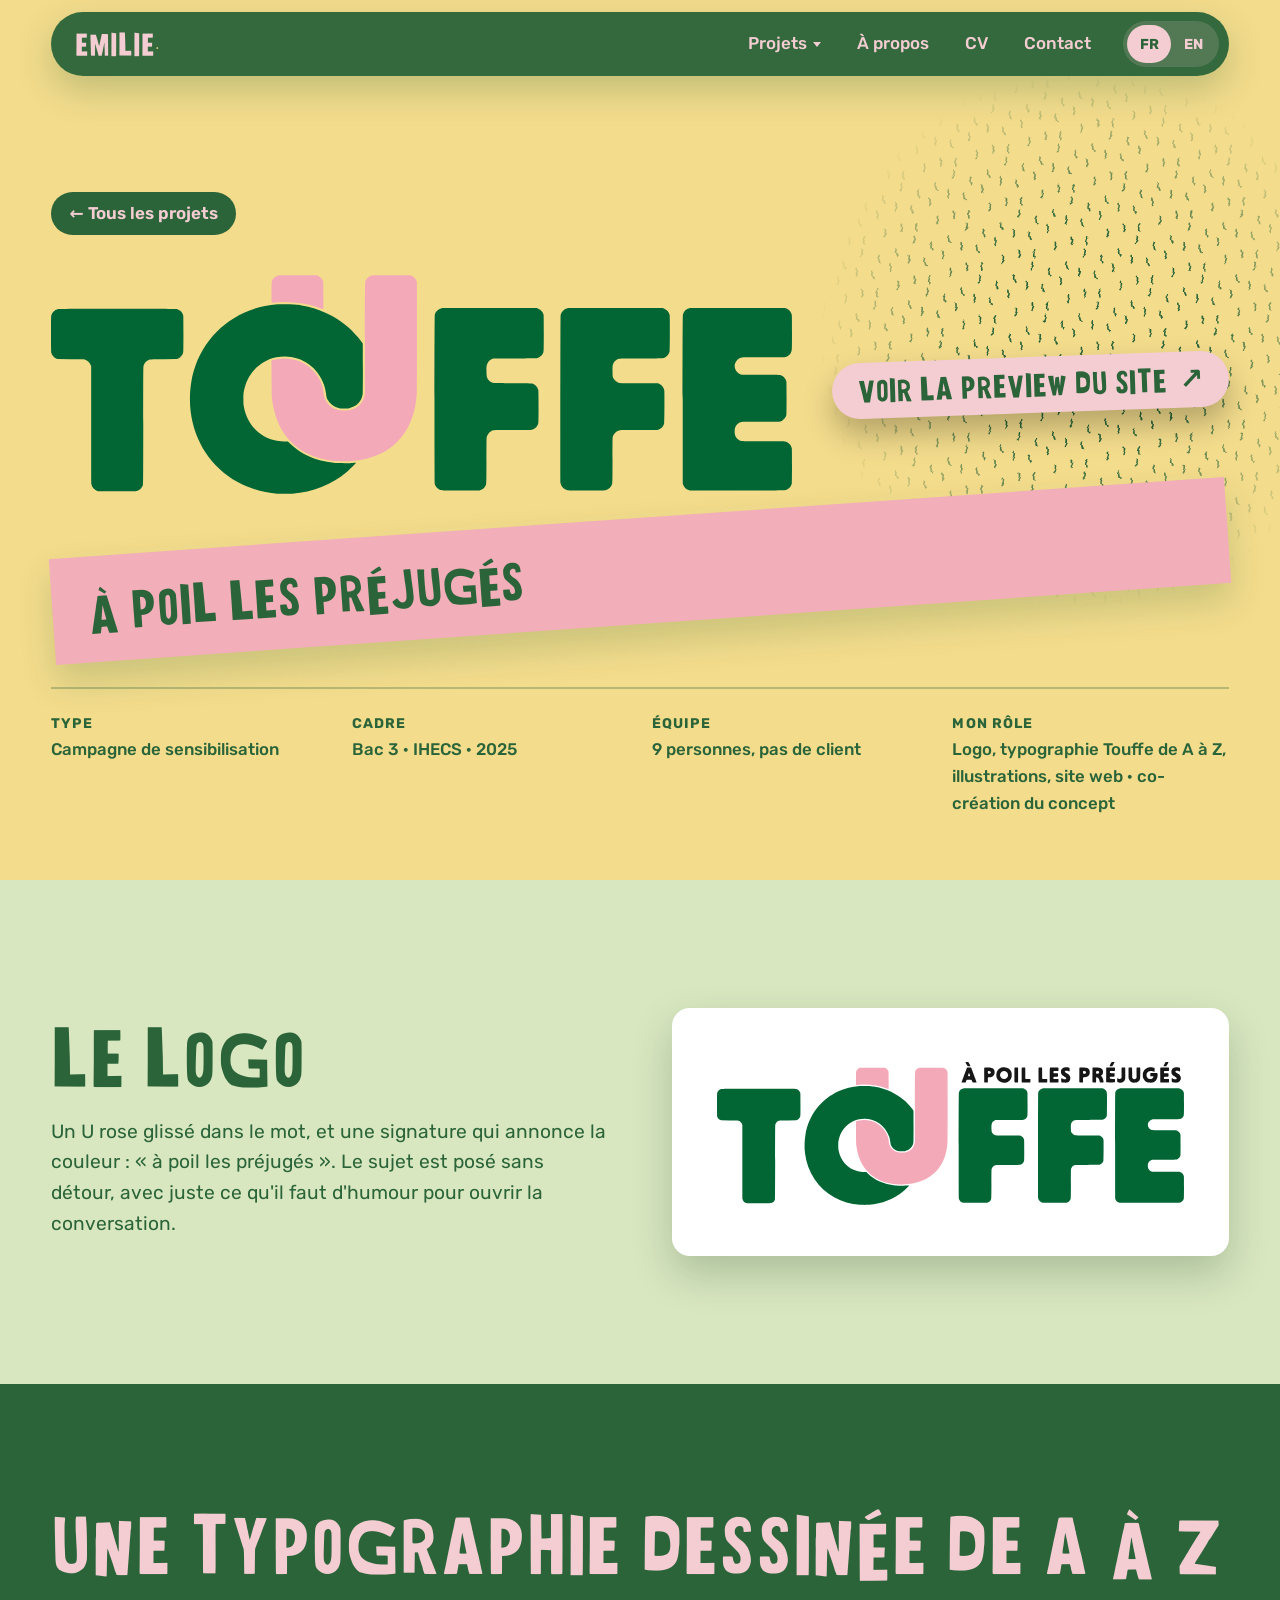
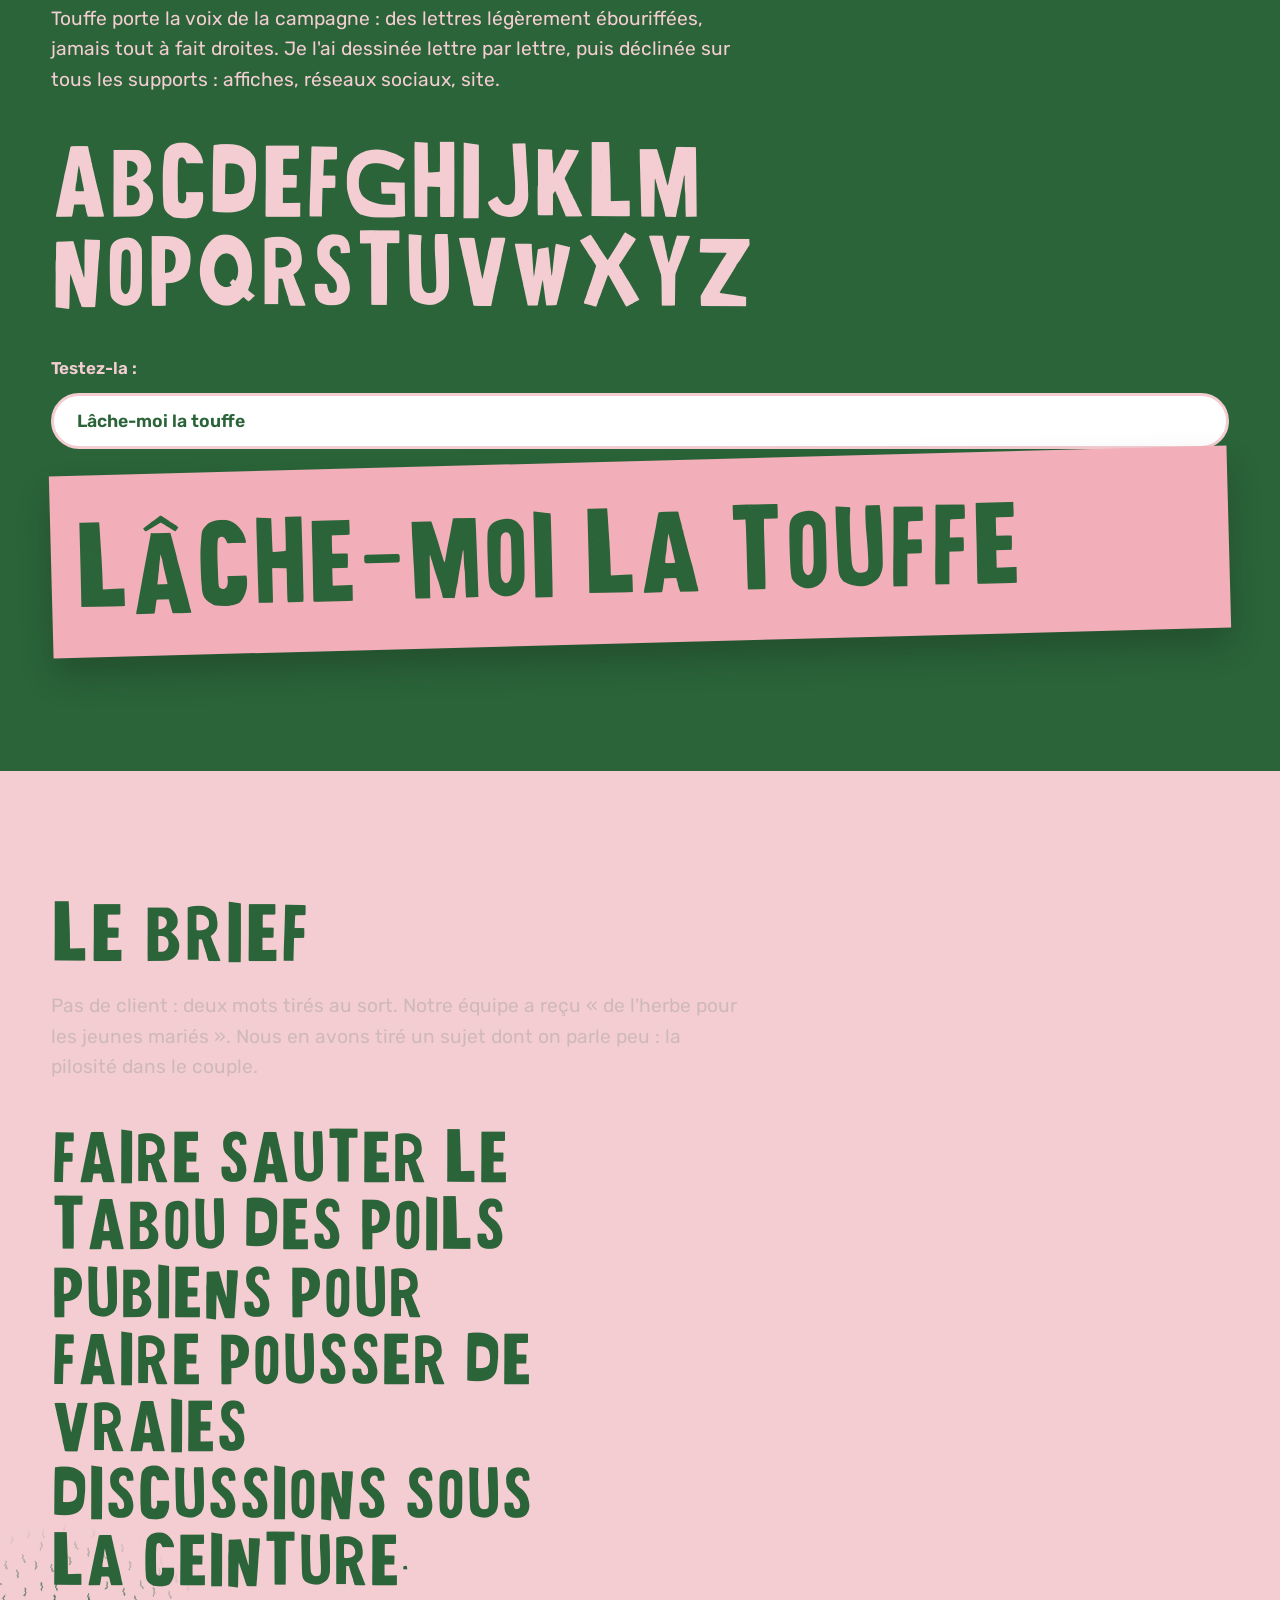
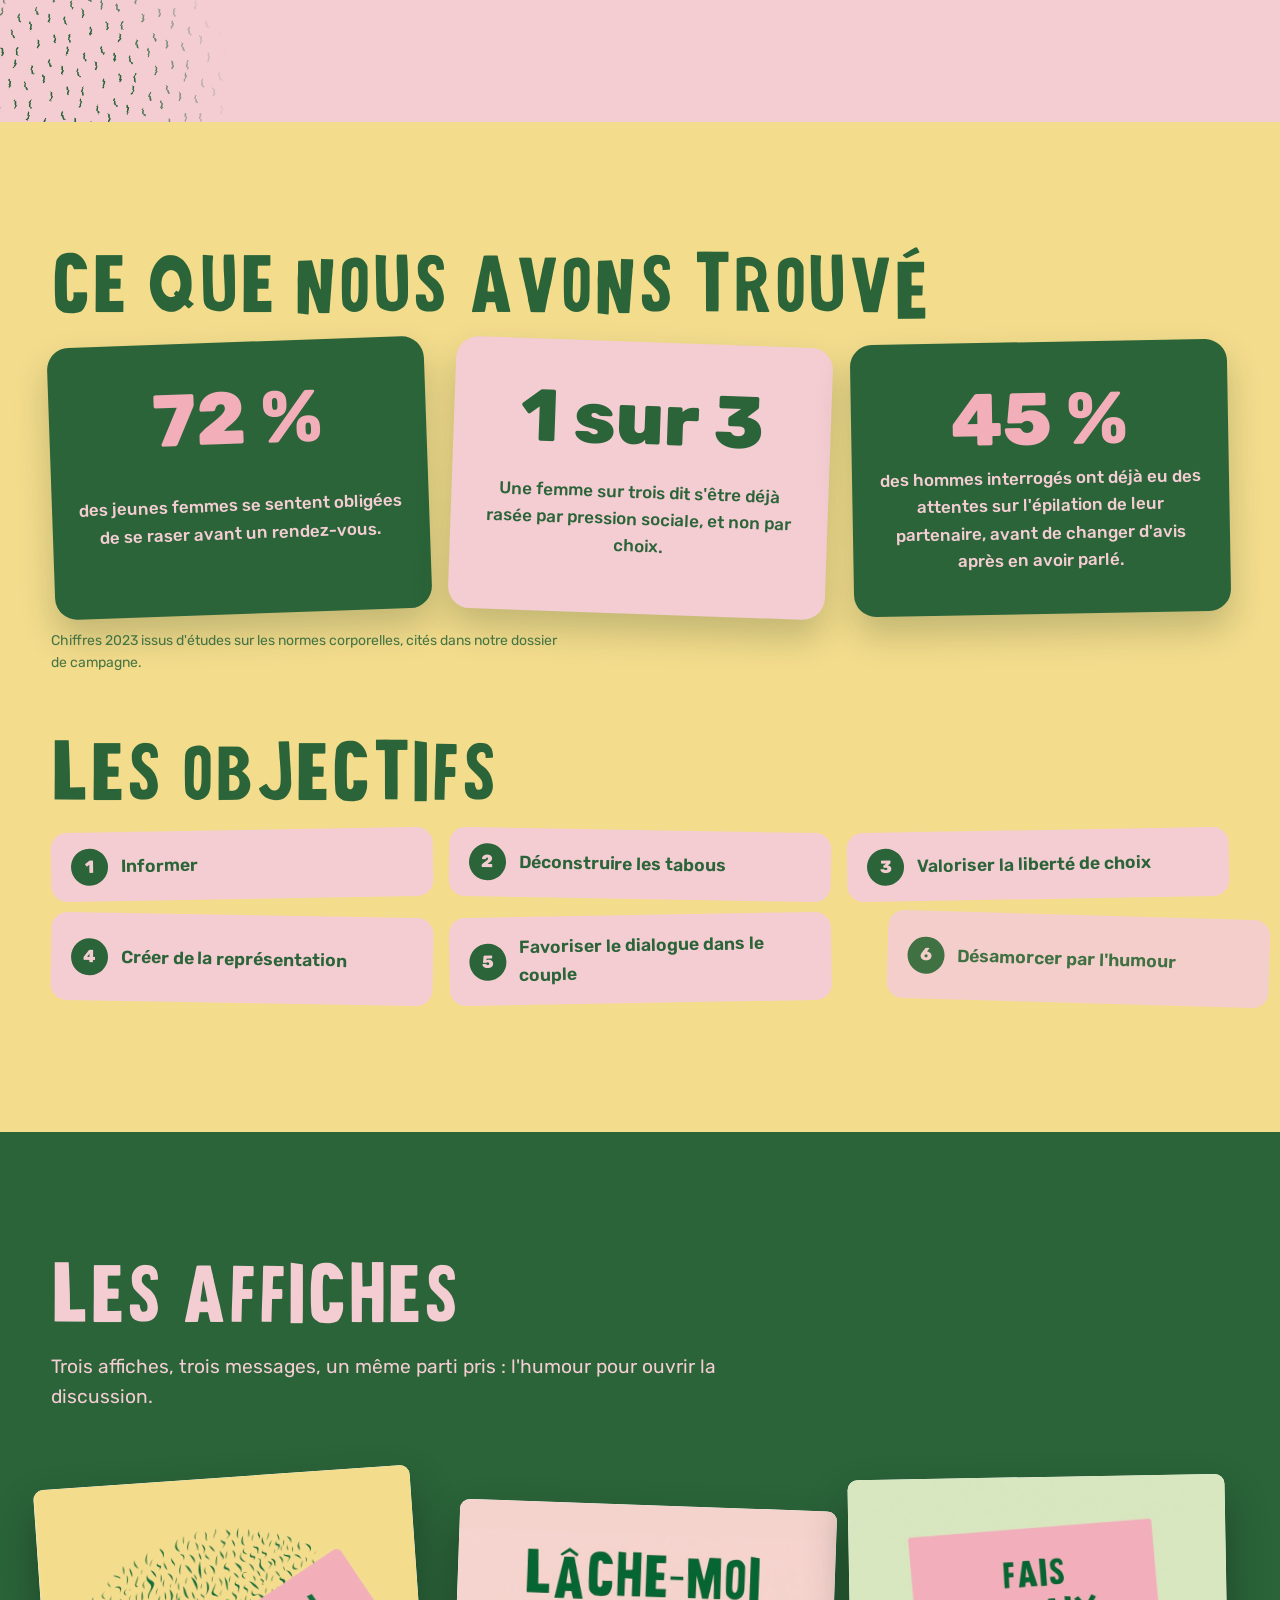
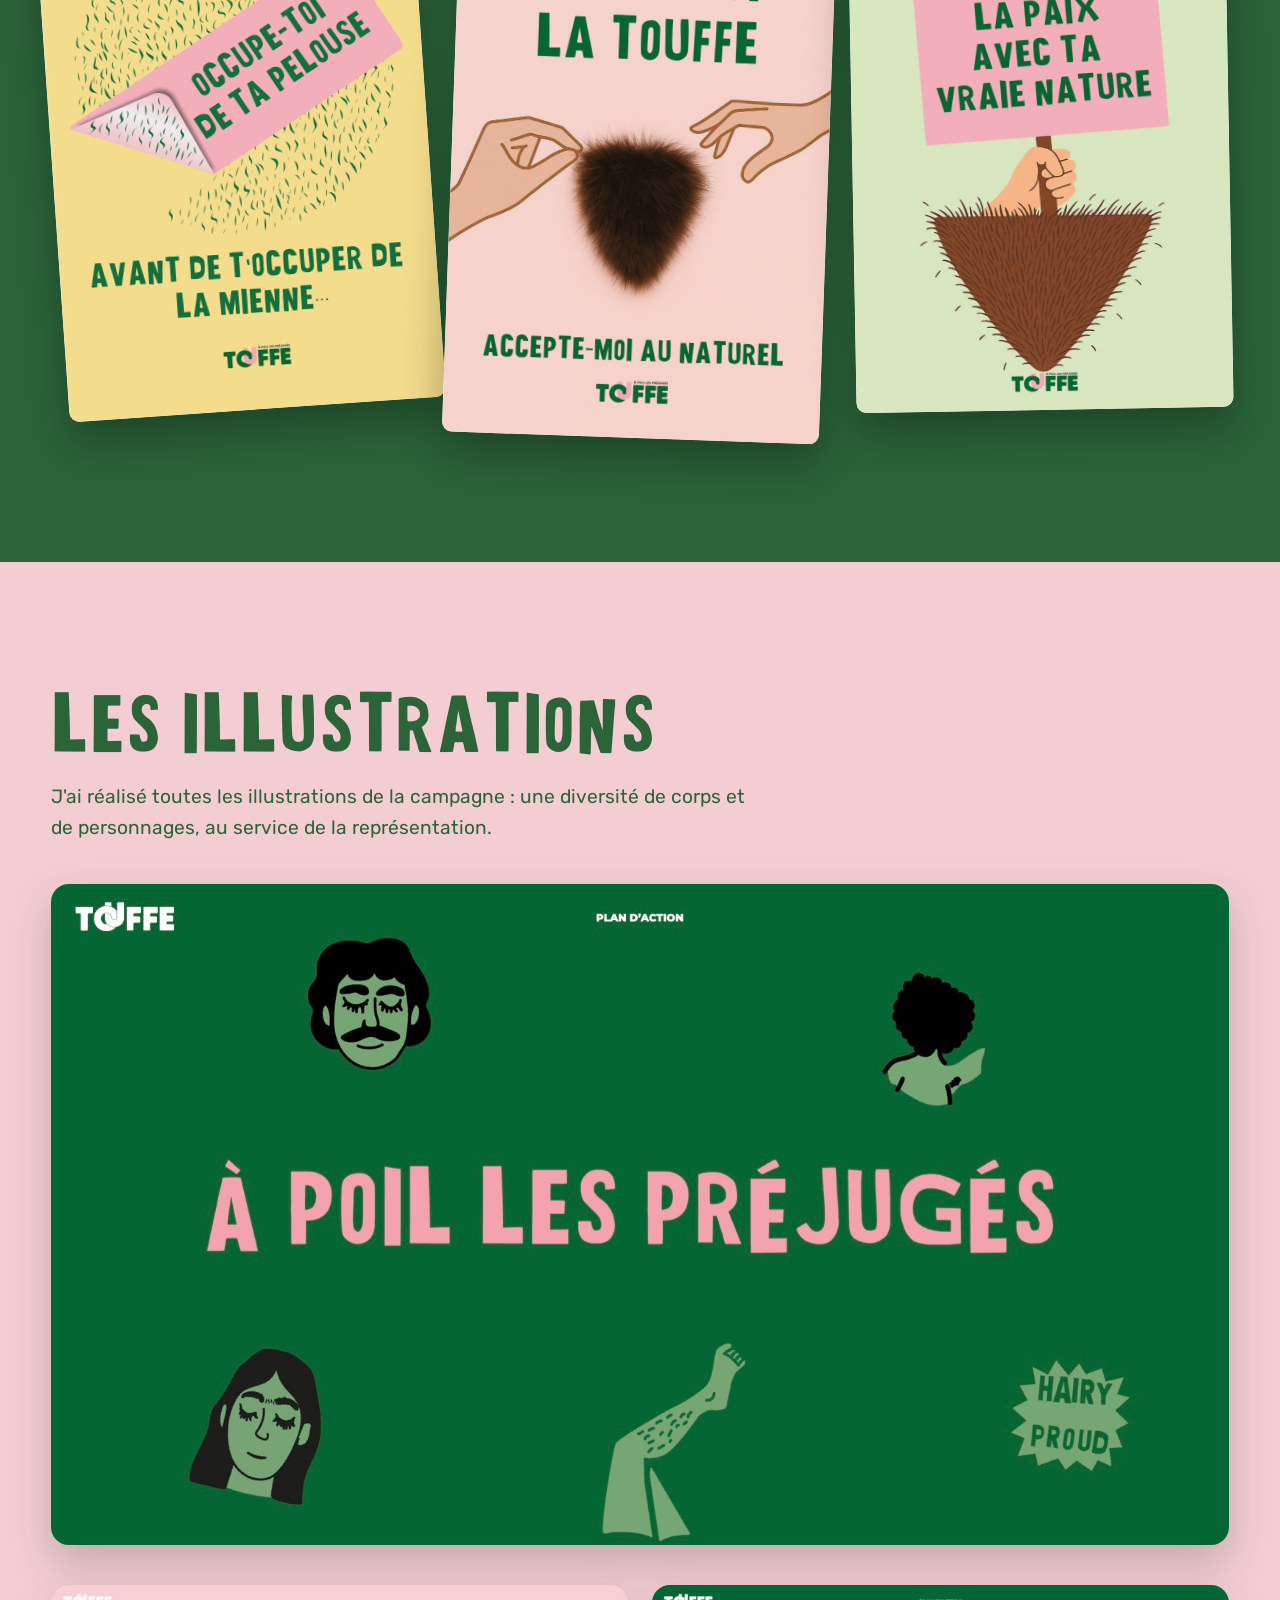
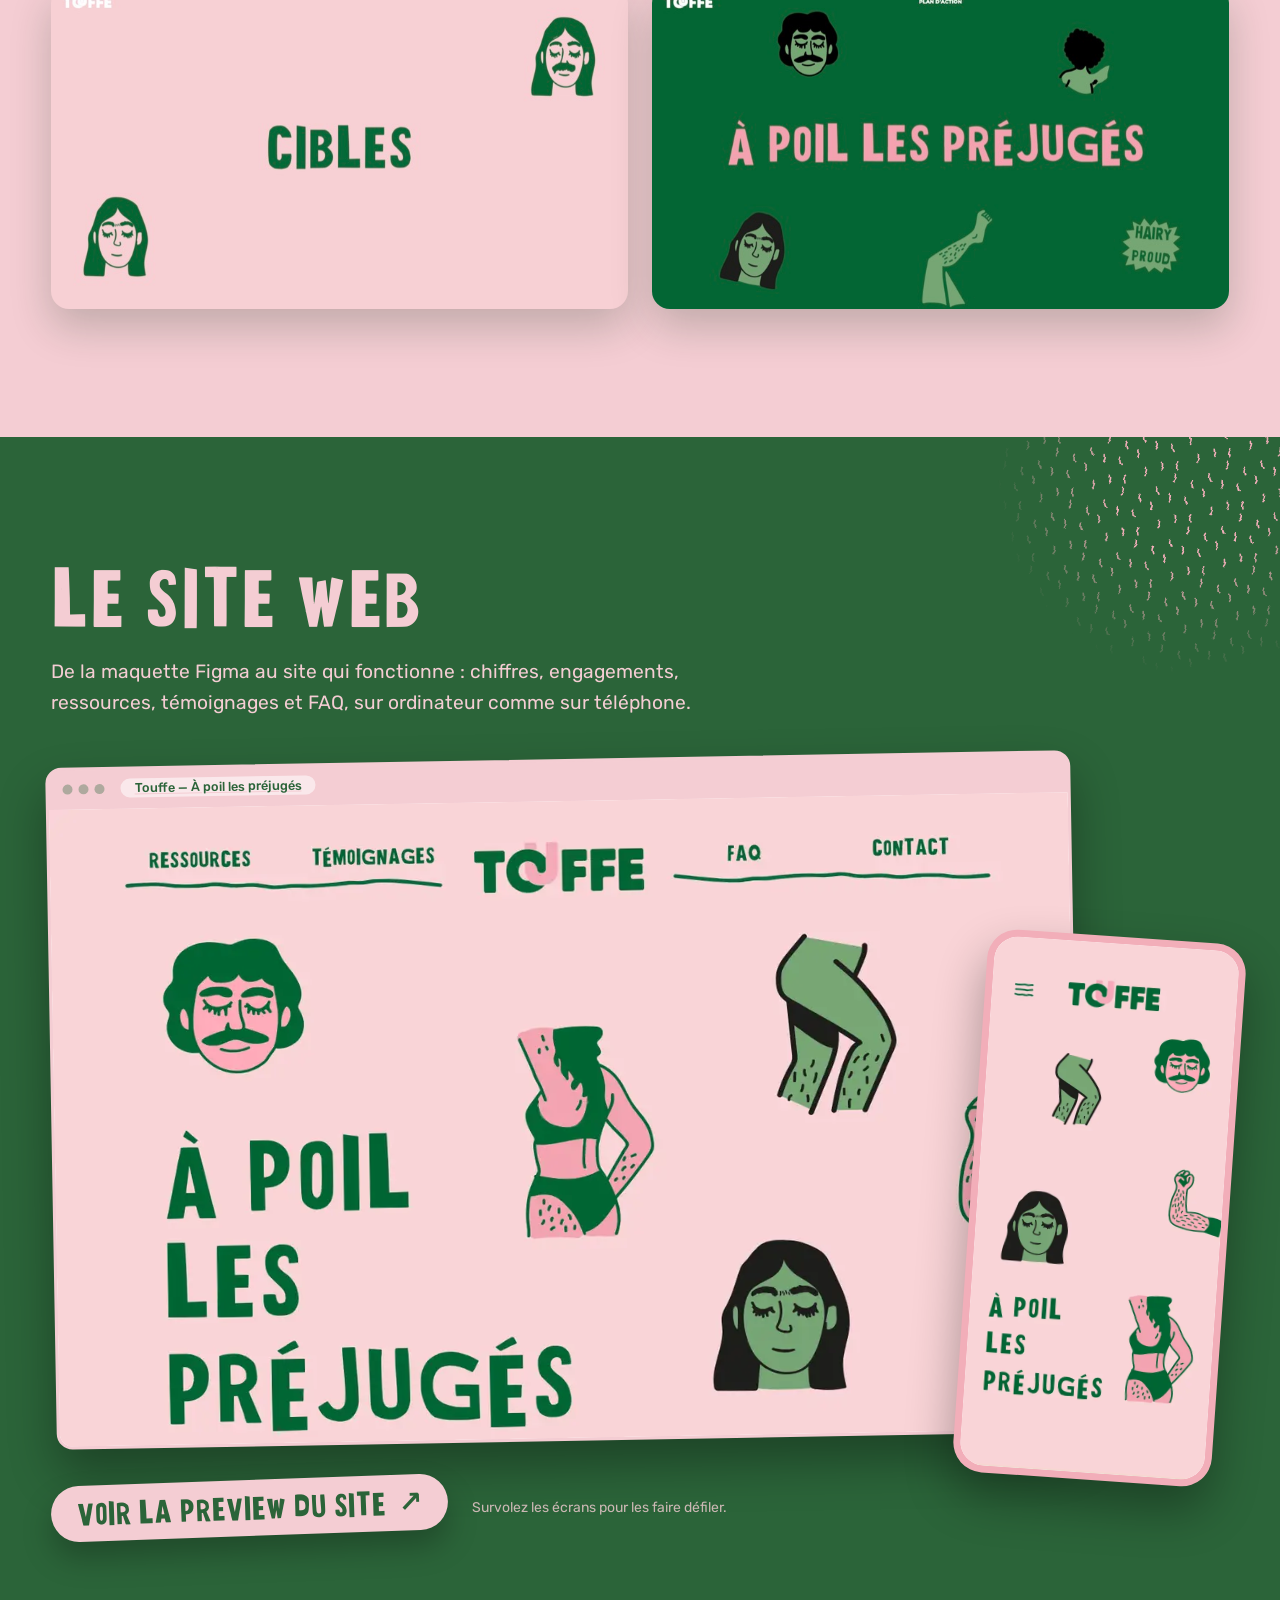
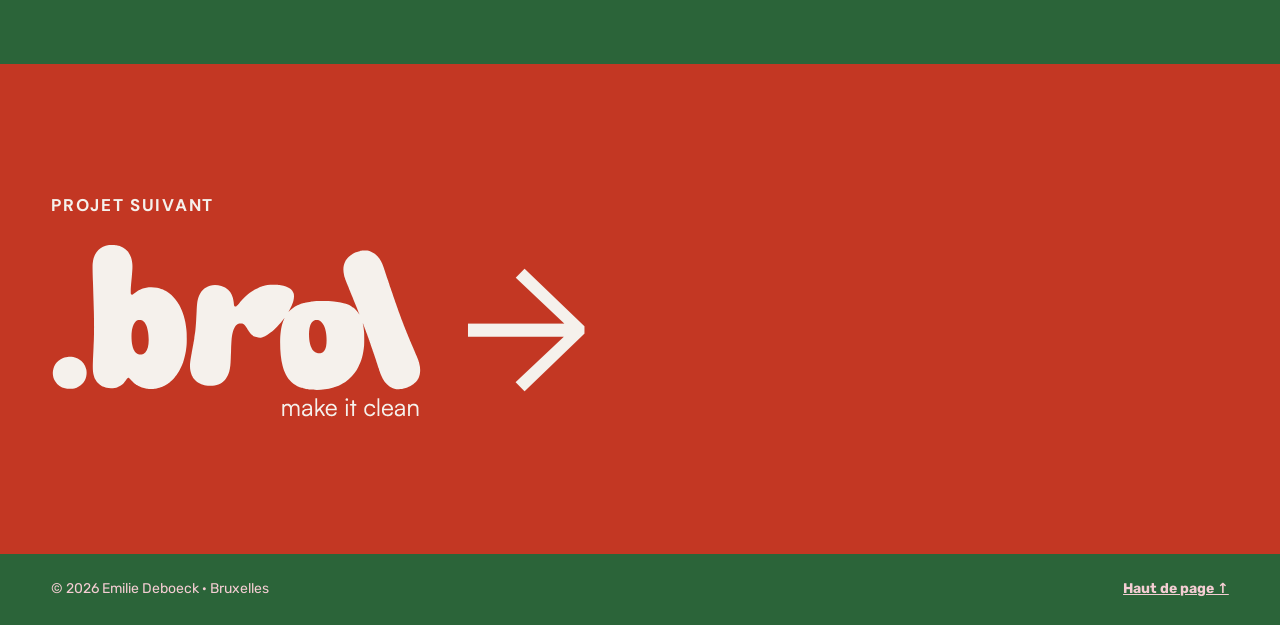
<file: projets/touffe.html>
<!doctype html>
<html lang="fr">
<head>
  <meta charset="utf-8">
  <meta name="viewport" content="width=device-width, initial-scale=1">
  <title>Touffe — Emilie Deboeck</title>
  <meta name="description" content="">
  <meta property="og:image" content="../assets/img/touffe/affiche-touffe-1600.jpg">
  <link rel="icon" href="../assets/favicon.svg?v=2" type="image/svg+xml">
  <link rel="preconnect" href="https://fonts.googleapis.com">
  <link rel="preconnect" href="https://fonts.gstatic.com" crossorigin>
  <!-- Rubik : le texte et les chiffres de la campagne (la typo Touffe n'a pas de chiffres). DM Sans : le bloc « projet suivant » (.brol). -->
  <link href="https://fonts.googleapis.com/css2?family=DM+Sans:wght@500;700&family=Rubik:wght@400;500;600;700;800&display=swap" rel="stylesheet">
  <link rel="stylesheet" href="../css/style.css">
  <link rel="stylesheet" href="../css/touffe.css">
</head>
<body class="pg-touffe" data-page="touffe" data-root="../">

<main id="main">

  <!-- ========== EN-TÊTE DU PROJET ========== -->
  <section class="pj-hero" aria-labelledby="pj-title">
    <!-- Une touffe de poils, comme la pelouse de l'affiche -->
    <div class="tf-hair" style="right: -6%; top: 8%; width: clamp(260px, 42vw, 620px);" aria-hidden="true"></div>

    <div class="wrap">
      <a class="pj-back" href="../index.html#projets" data-i18n="ui.back"></a>
      <h1 class="pj-title" id="pj-title">
        <img src="../assets/img/touffe/logo.svg" width="4096" height="1210" alt="" data-i18n-attr="alt:pages.touffe.title">
      </h1>
      <p class="pj-tagline" lang="fr" data-i18n="pages.touffe.tagline"></p>

      <!-- Le même bouton que sous les écrans du site, repris dans l'en-tête -->
      <a class="sp-cta tf-hero-cta" href="team-touffe/index.html" target="_blank" rel="noopener">
        <span data-i18n="pages.touffe.siteCta"></span>
        <span class="sp-arrow" aria-hidden="true">↗</span>
        <span class="visually-hidden" data-i18n="ui.newTab"></span>
      </a>

      <dl class="pj-meta">
        <div><dt data-i18n="pages.labels.type"></dt><dd data-i18n="pages.touffe.type"></dd></div>
        <div><dt data-i18n="pages.labels.frame"></dt><dd data-i18n="pages.touffe.frame"></dd></div>
        <div><dt data-i18n="pages.labels.team"></dt><dd data-i18n="pages.touffe.team"></dd></div>
        <div><dt data-i18n="pages.labels.role"></dt><dd data-i18n="pages.touffe.role"></dd></div>
      </dl>
    </div>
  </section>

  <!-- ========== 1. LE LOGO ========== -->
  <section class="pj-section tone-mint" aria-labelledby="logo-title">
    <div class="wrap pj-split">
      <div>
        <h2 id="logo-title" class="reveal" data-i18n="pages.touffe.logoTitle"></h2>
        <p data-words data-i18n="pages.touffe.logoText"></p>
      </div>
      <figure class="shot tilt-r reveal tf-logo-card">
        <img src="../assets/img/touffe/logo-signature.svg" width="4096" height="1286" alt="" data-i18n-attr="alt:pages.touffe.alt.logo">
      </figure>
    </div>
  </section>

  <!-- ========== 2. LA TYPO (avec testeur) ========== -->
  <section class="pj-section tone-green" aria-labelledby="type-title">
    <div class="wrap">
      <h2 id="type-title" class="reveal" data-i18n="pages.touffe.typeTitle"></h2>
      <p data-i18n="pages.touffe.typeText"></p>

      <p class="specimen reveal" aria-hidden="true">ABCDEFGHIJKLM<br>NOPQRSTUVWXYZ</p>

      <div class="tester">
        <label for="type-tester" data-i18n="pages.touffe.tryLabel"></label>
        <input id="type-tester" type="text" maxlength="40" autocomplete="off" spellcheck="false">
        <output for="type-tester" id="type-tester-output" aria-live="off"></output>
      </div>
    </div>
  </section>

  <!-- ========== 3. BRIEF ========== -->
  <section class="pj-section tone-pink" aria-labelledby="brief-title">
    <div class="tf-hair" style="left: -8%; bottom: -14%; width: clamp(200px, 26vw, 380px);" aria-hidden="true"></div>
    <div class="wrap">
      <h2 id="brief-title" class="reveal" data-i18n="pages.touffe.briefTitle"></h2>
      <p data-words data-i18n="pages.touffe.briefText"></p>
      <blockquote class="pj-quote reveal" lang="fr" data-i18n="pages.touffe.quote"></blockquote>
      <p class="pj-quote-note" data-i18n="pages.touffe.quoteNote"></p>
    </div>
  </section>

  <!-- ========== 4. DATA + OBJECTIFS ========== -->
  <section class="pj-section tone-yellow" aria-labelledby="data-title">
    <div class="wrap">
      <h2 id="data-title" class="reveal" data-i18n="pages.touffe.dataTitle"></h2>
      <ul class="stats" data-render="stats" data-src="pages.touffe.data"></ul>
      <p class="source" data-i18n="pages.touffe.dataSource"></p>

      <h2 class="reveal" data-i18n="pages.touffe.objTitle" style="margin-top: var(--space-5);"></h2>
      <ol class="numbered" data-slide-in data-render="list" data-src="pages.touffe.obj"></ol>
    </div>
  </section>

  <!-- ========== 5. AFFICHES ========== -->
  <section class="pj-section tone-green" aria-labelledby="posters-title">
    <div class="wrap">
      <h2 id="posters-title" class="reveal" data-i18n="pages.touffe.postersTitle"></h2>
      <p data-i18n="pages.touffe.postersText"></p>

      <div class="posters" style="margin-top: var(--space-4);">
        <figure class="shot">
          <img src="../assets/img/touffe/affiche-pelouse-800.jpg" srcset="../assets/img/touffe/affiche-pelouse-800.jpg 565w, ../assets/img/touffe/affiche-pelouse-1600.jpg 1130w" sizes="(min-width: 700px) 30vw, 90vw" width="565" height="800" loading="lazy" alt="" data-i18n-attr="alt:pages.touffe.alt.pelouse">
        </figure>
        <figure class="shot">
          <img src="../assets/img/touffe/affiche-touffe-800.jpg" srcset="../assets/img/touffe/affiche-touffe-800.jpg 565w, ../assets/img/touffe/affiche-touffe-1600.jpg 1131w" sizes="(min-width: 700px) 30vw, 90vw" width="565" height="800" loading="lazy" alt="" data-i18n-attr="alt:pages.touffe.alt.touffe">
        </figure>
        <figure class="shot">
          <img src="../assets/img/touffe/affiche-paix-800.jpg" srcset="../assets/img/touffe/affiche-paix-800.jpg 565w, ../assets/img/touffe/affiche-paix-1600.jpg 1131w" sizes="(min-width: 700px) 30vw, 90vw" width="565" height="800" loading="lazy" alt="" data-i18n-attr="alt:pages.touffe.alt.paix">
        </figure>
      </div>
    </div>
  </section>

  <!-- ========== 6. ILLUSTRATIONS ========== -->
  <section class="pj-section tone-pink" aria-labelledby="illus-title">
    <div class="wrap">
      <h2 id="illus-title" class="reveal" data-i18n="pages.touffe.illusTitle"></h2>
      <p data-i18n="pages.touffe.illusText"></p>

      <div class="gallery" style="margin-top: var(--space-4);">
        <figure class="reveal wide">
          <img class="shot" src="../assets/img/touffe/illus-1600.jpg" srcset="../assets/img/touffe/illus-800.jpg 800w, ../assets/img/touffe/illus-1600.jpg 1600w" sizes="90vw" width="1600" height="899" loading="lazy" alt="" data-i18n-attr="alt:pages.touffe.alt.illus">
        </figure>
        <figure class="reveal">
          <img class="shot" src="../assets/img/touffe/cibles-800.jpg" srcset="../assets/img/touffe/cibles-800.jpg 800w, ../assets/img/touffe/cibles-1600.jpg 1600w" sizes="(min-width: 700px) 45vw, 90vw" width="800" height="449" loading="lazy" alt="" data-i18n-attr="alt:pages.touffe.alt.cibles">
        </figure>
        <figure class="reveal">
          <img class="shot" src="../assets/img/touffe/final-800.jpg" srcset="../assets/img/touffe/final-800.jpg 800w, ../assets/img/touffe/final-1600.jpg 1600w" sizes="(min-width: 700px) 45vw, 90vw" width="800" height="449" loading="lazy" alt="" data-i18n-attr="alt:pages.touffe.alt.final">
        </figure>
      </div>
    </div>
  </section>

  <!-- ========== 7. LE SITE WEB : aperçu qui défile au survol ========== -->
  <section class="pj-section tone-green" aria-labelledby="site-title">
    <div class="tf-hair" style="right: -8%; top: -12%; width: clamp(220px, 30vw, 440px);" aria-hidden="true"></div>
    <div class="wrap">
      <h2 id="site-title" class="reveal" data-i18n="pages.touffe.siteTitle"></h2>
      <p data-i18n="pages.touffe.siteText"></p>

      <!-- Les écrans sont des liens doublons du bouton : cachés au clavier et aux lecteurs d'écran -->
      <div class="site-preview">
        <a class="sp-desktop reveal" href="team-touffe/index.html" target="_blank" rel="noopener" tabindex="-1" aria-hidden="true">
          <span class="sp-bar"><i></i><i></i><i></i><b>Touffe — À poil les préjugés</b></span>
          <img class="sp-screen" src="../assets/img/touffe/site-preview-desktop.webp" width="1200" height="6654" loading="lazy" alt="">
        </a>
        <a class="sp-phone reveal" href="team-touffe/index.html" target="_blank" rel="noopener" tabindex="-1" aria-hidden="true">
          <img class="sp-screen" src="../assets/img/touffe/site-preview-mobile.webp" width="540" height="9548" loading="lazy" alt="">
        </a>
      </div>

      <div class="sp-actions">
        <a class="sp-cta" href="team-touffe/index.html" target="_blank" rel="noopener">
          <span data-i18n="pages.touffe.siteCta"></span>
          <span class="sp-arrow" aria-hidden="true">↗</span>
          <span class="visually-hidden" data-i18n="ui.newTab"></span>
        </a>
        <p class="sp-hint" data-i18n="pages.touffe.siteHint"></p>
      </div>
    </div>
  </section>

  <a class="next to-brol" href="brol.html">
    <span data-i18n="ui.next"></span>
    <strong><img src="../assets/img/brol/logo-cream.svg" width="3780" height="1782" alt=".brol"><b aria-hidden="true">→</b></strong>
  </a>

</main>

<script src="../js/content.js"></script>
<script src="../js/main.js"></script>
</body>
</html>
</file>
<file: css/style.css>
/* ==========================================================
   Portfolio Emilie Deboeck
   Toutes les couleurs, polices et formes sont ici, dans :root.
   ========================================================== */

/* Emilie Display, intégrée dans ce fichier pour s'afficher aussi en local dans Safari */
@import url("emilie-display.css");

@font-face {
  font-family: "Touffe";
  src: url("../assets/fonts/touffe.ttf") format("truetype");
  font-display: swap;
}

:root {
  /* Palette : les couleurs primaires du premier site */
  --yellow: #FFC629;
  --blue: #2147D9;
  --red: #E02A1B;
  --cream: #FBF8EF;
  --mint: #B6E3C1;    /* papier d'« À propos » */
  --salmon: #FF9F9A;  /* post-it d'« À propos » */
  --ink: #14141A;
  --white: #FFFFFF;

  /* Couleurs des projets (reprises de leurs identités) */
  --touffe-pink: #F4CDD3;
  --touffe-green: #23633A;
  --aline-black: #0D0D0D;
  --aline-red: #E8173D;
  --brol-red: #C33723;
  --brol-green: #0E3B2E;
  --brol-cream: #F5F1EC;
  --brol-blue: #CDE7FF;

  /* Polices */
  /* Archivo étroit ne fournit que « & » et « @ », absents d'Emilie Display */
  --f-display: "Emilie Display", "Archivo", "Arial Narrow", sans-serif;
  --f-body: "Figtree", system-ui, sans-serif;
  /* Polices des projets : chaque page projet charge les siennes (et celle du projet suivant) */
  --f-touffe: "Touffe", "Rubik", "Luckiest Guy", sans-serif;
  --f-aline: "Outfit", "DM Sans", system-ui, sans-serif;
  --f-brol: "Archivo", "DM Sans", system-ui, sans-serif;

  /* Tailles de texte */
  --fs-hero: clamp(4rem, min(15vw, 25svh), 14rem);
  --fs-h2: clamp(2.6rem, 7vw, 6rem);
  --fs-h3: clamp(1.8rem, 3.6vw, 2.8rem);
  --fs-lead: clamp(1.1rem, 1.5vw, 1.3rem);
  --fs-body: 1.0625rem;
  --fs-small: 0.875rem;

  /* Espacements */
  --space-1: 0.5rem;
  --space-2: 1rem;
  --space-3: 1.5rem;
  --space-4: 2.5rem;
  --space-5: 4rem;
  --space-6: clamp(5rem, 10vw, 9rem);
  --gutter: clamp(16px, 4vw, 56px);
  --max: 1320px;

  /* Formes organiques */
  --blob-a: 58% 42% 63% 37% / 45% 55% 45% 55%;
  --blob-b: 42% 58% 38% 62% / 55% 38% 62% 45%;
  --blob-c: 50% 50% 34% 66% / 62% 44% 56% 38%;
  --organic: 64px 150px 90px 130px / 110px 80px 140px 90px;
  --organic-s: 28px 56px 34px 48px / 44px 30px 52px 36px;
  --radius-m: 28px;
  --radius-pill: 999px;
  --shadow-soft: 0 18px 50px rgb(20 20 26 / 0.16);
  --shadow-img: 0 22px 44px rgb(20 20 26 / 0.22);

  --header-h: 64px;
  --ease-bounce: cubic-bezier(0.34, 1.56, 0.64, 1);
  --ease-out: cubic-bezier(0.25, 0.46, 0.45, 0.94);
  --ease-in: cubic-bezier(0.55, 0.085, 0.68, 0.53);
  --ease-in-out: cubic-bezier(0.45, 0, 0.55, 1);
}

/* Accueil : la DA de l'affiche du haut, quatre couleurs seulement. Les pages projets gardent celle de :root.
   Les anciens noms (--blue, --yellow…) sont gardés parce que le CSS partagé les utilise. */
.pg-home {
  --rose: #FFB3C1;
  --cerise: #B00C28;
  --cream: #FFFDF7;
  --ink: #14213D;
  --blue: var(--rose);     /* fond des sections roses */
  --yellow: var(--cerise); /* fond des sections cerise, grands titres sur le rose */
  --red: var(--cerise);    /* accents : point du logo, frise, focus */
  --mint: var(--cream);    /* papier d'« À propos » */
  --salmon: var(--rose);   /* lettres et bande de l'affiche */
  --f-poster: "Rubik", var(--f-body);  /* tous les titres de l'accueil */
  --ease-poster: cubic-bezier(0.22, 1, 0.36, 1);
  /* Coins légèrement adoucis, comme ceux de Rubik : petit pour les étiquettes et boutons, moyen pour les blocs */
  --round-s: 6px;
  --round-m: 14px;
}

/* ---------- Base ---------- */

*,
*::before,
*::after { box-sizing: border-box; }

html { scroll-behavior: smooth; scroll-padding-top: calc(var(--header-h) + 24px); }

body {
  margin: 0;
  background: var(--cream);
  color: var(--ink);
  font-family: var(--f-body);
  font-size: var(--fs-body);
  line-height: 1.6;
  -webkit-font-smoothing: antialiased;
  overflow-x: hidden;
}

img { display: block; max-width: 100%; height: auto; }

h1, h2, h3, p, ul, ol, dl, dd, figure, blockquote { margin: 0; }
ul, ol { padding: 0; list-style: none; }

a { color: inherit; }

h2, h3 { font-family: var(--f-display); font-weight: 400; line-height: 1; letter-spacing: 0.01em; }

:focus-visible { outline: 3px solid var(--blue); outline-offset: 4px; border-radius: 8px; }
.on-dark :focus-visible { outline-color: var(--yellow); }

.skip-link {
  position: absolute;
  left: var(--gutter);
  top: -100px;
  z-index: 100;
  padding: 0.75rem 1.25rem;
  background: var(--yellow);
  border-radius: var(--radius-pill);
  font-weight: 700;
}
.skip-link:focus { top: 12px; }

.visually-hidden {
  position: absolute; width: 1px; height: 1px; overflow: hidden;
  clip: rect(0 0 0 0); white-space: nowrap;
}

.wrap { position: relative; z-index: 1; width: min(100% - 2 * var(--gutter), var(--max)); margin-inline: auto; }

.label {
  display: inline-block;
  justify-self: start;
  font-size: var(--fs-small);
  font-weight: 700;
  text-transform: uppercase;
  letter-spacing: 0.14em;
}

/* ---------- Formes organiques (décor) ---------- */

.blob {
  position: absolute;
  z-index: 0;
  aspect-ratio: 1;
  background: var(--c, var(--yellow));
  border-radius: var(--blob-a);
  pointer-events: none;
  transform: translate3d(0, var(--py, 0px), 0) rotate(var(--rot, 0deg));
  animation: morph 14s ease-in-out infinite;
  animation-delay: var(--delay, 0s);
  will-change: transform, border-radius;
}

@keyframes morph {
  0%, 100% { border-radius: var(--blob-a); }
  33% { border-radius: var(--blob-b); }
  66% { border-radius: var(--blob-c); }
}

/* ---------- En-tête ---------- */

.site-header {
  position: sticky;
  top: 12px;
  z-index: 50;
  display: flex;
  align-items: center;
  gap: var(--space-2);
  width: min(100% - 2 * var(--gutter), var(--max));
  height: var(--header-h);
  margin: 12px auto 0;
  padding: 0 0.6rem 0 1.5rem;
  background: rgb(251 248 239 / 0.92);
  backdrop-filter: blur(10px);
  border-radius: var(--radius-pill);
  box-shadow: var(--shadow-soft);
  transition: background-color 0.35s ease, box-shadow 0.35s ease, color 0.35s ease;
}

/* Sur le hero bleu de l'accueil, l'en-tête devient transparent */
.site-header.is-over-hero {
  background: transparent;
  box-shadow: none;
  backdrop-filter: none;
  color: var(--cream);
}
.is-over-hero :focus-visible { outline-color: var(--yellow); }
.is-over-hero .menu a:hover { color: var(--ink); }
.is-over-hero .lang-switch { background: rgb(251 248 239 / 0.16); }
.is-over-hero .lang-switch button { color: var(--cream); }
.is-over-hero .lang-switch button[aria-pressed="true"] { background: var(--yellow); color: var(--ink); }

.logo {
  font-family: var(--f-display);
  font-size: 1.6rem;
  line-height: 1;
  padding-top: 0.2em;
  text-decoration: none;
  margin-right: auto;
  transition: transform 0.3s var(--ease-bounce);
}
.logo span { color: var(--red); }
.logo:hover { transform: rotate(-4deg) scale(1.05); }

/* Contenu réservé au téléphone (voir le bloc ≤ 600 px en fin de fichier) */
.show-phone { display: none; }

/* Zone tactile d'au moins 44 px de haut, sans changer le dessin des liens */
.logo, .pj-back, .site-footer a, .lang-switch button { position: relative; }
.logo::after, .pj-back::after, .site-footer a::after, .lang-switch button::after {
  content: "";
  position: absolute;
  inset: 50% 0 auto;
  height: max(100%, 44px);
  translate: 0 -50%;
}

.site-nav { display: flex; align-items: center; }

.menu { display: flex; gap: 0.25rem; }
.menu a {
  display: block;
  padding: 0.55rem 1rem;
  border-radius: var(--radius-pill);
  font-weight: 600;
  text-decoration: none;
  transition: background 0.2s, color 0.2s;
}
.menu a:hover { background: var(--yellow); }

/* Sous-menu des projets : s'ouvre au survol de « Projets », et au clavier dès que le focus y entre */
.has-sub { position: relative; }
.has-sub > a::after {
  content: "";
  display: inline-block;
  margin-left: 0.4rem;
  border: 4px solid transparent;
  border-top: 5px solid currentColor;
  border-bottom: 0;
  vertical-align: middle;
  transition: transform 0.25s ease;
}
.has-sub:hover > a::after,
.has-sub:focus-within > a::after { transform: rotate(180deg); }
.submenu {
  position: absolute;
  top: calc(100% + 0.6rem);
  left: 50%;
  z-index: 2;
  display: grid;
  gap: 0.15rem;
  width: max-content;
  min-width: 15rem;
  padding: 0.5rem;
  background: var(--cream);
  color: var(--ink);   /* en encre partout : l'en-tête d'une page projet peut avoir un texte clair */
  border-radius: var(--radius-m);
  box-shadow: var(--shadow-soft);
  opacity: 0;
  visibility: hidden;
  translate: -50% -6px;
  transition: opacity 0.2s ease, translate 0.3s var(--ease-out), visibility 0s 0.3s;
}
/* Pont invisible entre le lien et la liste : la souris ne la perd pas en descendant */
.submenu::before { content: ""; position: absolute; left: 0; right: 0; bottom: 100%; height: 0.8rem; }
.has-sub:hover .submenu,
.has-sub:focus-within .submenu {
  opacity: 1;
  visibility: visible;
  translate: -50% 0;
  transition: opacity 0.2s ease, translate 0.3s var(--ease-out);
}
.submenu a { display: grid; gap: 0.1rem; padding: 0.6rem 1rem; border-radius: 16px; }
/* Spécificité renforcée : les styles de menu des pages projets ne s'appliquent pas à la liste */
.site-header .site-nav .submenu a { font-family: var(--f-body); text-transform: none; letter-spacing: 0; }
@media (min-width: 761px) {
  .site-header .site-nav .submenu a:hover { background: color-mix(in srgb, var(--ink) 8%, transparent); color: var(--ink); }
}
.submenu strong { font-weight: 700; }
.submenu span { font-size: var(--fs-small); font-weight: 500; opacity: 0.75; }
.submenu a[aria-current="page"] strong { text-decoration: underline 2px; text-underline-offset: 4px; }

.menu-toggle {
  display: none;
  min-height: 44px;
  padding: 0 1.2rem;
  border: 0;
  border-radius: var(--radius-pill);
  background: var(--yellow);
  font: 700 1rem var(--f-body);
  color: var(--ink);
  cursor: pointer;
}

.lang-switch {
  display: flex;
  padding: 4px;
  background: rgb(20 20 26 / 0.07);
  border-radius: var(--radius-pill);
}
.lang-switch button {
  min-width: 44px;
  min-height: 38px;
  border: 0;
  border-radius: var(--radius-pill);
  background: transparent;
  color: var(--ink);
  font: 700 0.9rem var(--f-body);
  cursor: pointer;
}
.lang-switch button[aria-pressed="true"] { background: var(--blue); color: var(--white); }

/* Mobile : le menu est un panneau qui glisse depuis la droite */
@media (max-width: 760px) {
  /* backdrop-filter ferait du header le repère du panneau fixe : on le retire ici */
  .site-header { backdrop-filter: none; background: var(--cream); }
  .menu-toggle { display: block; position: relative; z-index: 2; }
  .menu {
    position: fixed;
    inset: 0 0 0 auto;
    z-index: 1;
    width: min(86vw, 380px);
    flex-direction: column;
    justify-content: center;
    gap: var(--space-1);
    padding: var(--space-5) var(--space-3);
    background: var(--blue);
    border-radius: 90px 0 0 140px / 120px 0 0 90px;
    box-shadow: var(--shadow-soft);
    transform: translateX(105%);
    visibility: hidden;
    transition: transform 0.45s var(--ease-in-out), visibility 0s 0.45s;
  }
  .menu.is-open { transform: none; visibility: visible; transition: transform 0.45s var(--ease-in-out); }
  .menu a { padding: 0.6rem 1rem; color: var(--cream); font-family: var(--f-display); font-size: 2.2rem; line-height: 1.1; }
  /* Les liens arrivent l'un après l'autre à l'ouverture */
  .menu li { opacity: 0; translate: 48px 0; rotate: 4deg; transition: opacity 0.3s ease, translate 0.6s var(--ease-bounce), rotate 0.6s var(--ease-bounce); }
  .menu.is-open li { opacity: 1; translate: 0 0; rotate: 0deg; }
  .menu.is-open li:nth-child(1) { transition-delay: 0.12s; }
  .menu.is-open li:nth-child(2) { transition-delay: 0.18s; }
  .menu.is-open li:nth-child(3) { transition-delay: 0.24s; }
  .menu.is-open li:nth-child(4) { transition-delay: 0.3s; }
  .menu a:hover, .is-over-hero .menu a:hover { background: var(--yellow); color: var(--ink); }
  .menu :focus-visible { outline-color: var(--yellow); }
  /* Dans le panneau, les projets sont toujours visibles sous « Projets », en plus petit */
  .has-sub > a::after { display: none; }
  .submenu,
  .has-sub:hover .submenu,
  .has-sub:focus-within .submenu {
    position: static;
    width: auto;
    min-width: 0;
    padding: 0 0 0.4rem 1rem;
    background: none;
    box-shadow: none;
    opacity: 1;
    /* inherit : la liste se cache avec le panneau fermé (sinon ses liens restent atteignables au clavier) */
    visibility: inherit;
    translate: none;
  }
  .submenu::before { display: none; }
  /* Les couleurs restent celles du panneau de chaque page */
  .site-header .site-nav .submenu a { padding: 0.35rem 1rem; font-size: 1.1rem; line-height: 1.3; }
  .submenu span { display: none; }
}

/* Photo posée de biais, bords nets et ombre douce */
.collage-photo { display: block; box-shadow: 0 10px 22px rgb(0 0 0 / 0.25); }
.collage-photo img { width: 100%; }



/* Le mouvement des lettres est réglable par page (--letter-*) : chaque projet garde le sien */
.letter {
  display: inline-block;
  animation: drop 0.9s var(--letter-ease, var(--ease-bounce)) both;
  animation-delay: calc(var(--i) * 55ms + 150ms);
}
.letter:hover { animation: var(--letter-hover, wobble 0.5s ease); }

@keyframes drop {
  from { opacity: 0; transform: translateY(var(--letter-y, -0.5em)) rotate(var(--letter-rot, -10deg)); }
  to { opacity: 1; transform: none; }
}
@keyframes wobble {
  25% { transform: rotate(-6deg) translateY(-6px); }
  75% { transform: rotate(5deg); }
}

/* ---------- Titres de sections ---------- */

.section { position: relative; padding-block: var(--space-6); overflow: hidden; }

.section-head { position: relative; display: grid; gap: var(--space-2); margin-bottom: var(--space-5); }
.section-head h2 { font-size: var(--fs-h2); }

/* Intertitres : petits, en capitales, dans la police du texte.
   La police d'affiche reste réservée aux titres et au contenu qu'on veut mettre en avant. */
.about-paper h3,
.skills-grid h3,
.path h3 {
  font-family: var(--f-body);
  font-size: var(--fs-small);
  font-weight: 700;
  line-height: 1.4;
  letter-spacing: 0.14em;
  text-transform: uppercase;
}

/* ---------- Manifeste ---------- */

.manifesto {
  position: relative;
  padding: var(--space-6) var(--gutter);
  overflow: hidden;
}
.manifesto-text {
  position: relative;
  z-index: 1;
  max-width: 30ch;
  margin-inline: auto;
  font-size: clamp(1.6rem, 3.6vw, 3rem);
  font-weight: 600;
  line-height: 1.3;
  text-wrap: balance;
}

/* ---------- Affiche des compétences (accueil) ---------- */
/* Le haut de l'accueil : au chargement, la bande du nom arrive seule (.is-playing, lancé par main.js
   une fois Rubik chargée). Puis, pendant que la scène reste fixée à l'écran, les autres lignes
   arrivent de gauche et de droite au fil du scroll (main.js).
   main.js règle aussi la taille des lettres (toute la hauteur) et l'étirement de chaque ligne (toute la largeur). */

.pg-home .poster {
  --poster-lh: 0.95;   /* lu aussi par main.js */
  --poster-pad: 0.08em;
  position: relative;
  height: 250svh;      /* un écran de scroll pour l'arrivée des lignes, puis un demi-écran de pause (main.js) */
  /* Remonte sous l'en-tête, comme le faisait le hero */
  margin-top: calc(-1 * (var(--header-h) + 12px));
  background: var(--yellow);
}
.pg-home .poster-stage {
  position: sticky;
  top: 0;
  height: 100svh;
  overflow: hidden;
  display: flex;
  flex-direction: column;
  gap: var(--space-2);
  /* En haut, la place de l'en-tête pour qu'il ne cache pas la première ligne */
  padding: calc(var(--header-h) + 12px + var(--space-2)) var(--gutter) var(--space-2);
}
.pg-home .poster-lines {
  flex: 1;
  min-height: 0;
  display: flex;
  flex-direction: column;
  justify-content: space-between;
  font-family: var(--f-poster);
  font-weight: 900;
  line-height: var(--poster-lh);
  text-transform: uppercase;
  color: var(--salmon);
}
.pg-home .poster-line {
  display: flex;
  justify-content: center;   /* reste centré même quand le texte, avant étirement, déborde */
  white-space: nowrap;
  transform: translateX(calc(var(--dir) * 110vw));   /* hors écran tant qu'elle n'est pas arrivée */
}
.pg-home .poster.is-playing .is-band {
  animation: poster-in 1.6s var(--ease-poster) 0.2s both;
}
/* Une fois arrivé, le nom ne rejoue pas l'entrée (par exemple au changement de langue) */
.pg-home .poster.is-done .is-band { animation: none; transform: none; }
@keyframes poster-in {
  from { transform: translateX(calc(var(--dir) * 110vw)); }
  to { transform: none; }
}
.pg-home .poster-text,
.pg-home .poster-row { display: inline-block; }
.pg-home .poster-fit { transform-origin: center; }
/* La bande du nom : couleurs inversées, d'un bord à l'autre de l'écran.
   Ses coins suivent ceux des lettres : en em, ils grandissent avec elles. */
.pg-home .poster-line.is-band {
  margin-inline: calc(-1 * var(--gutter));
  padding-block: var(--poster-pad);
  border-radius: 0.06em;
  background: var(--salmon);
  color: var(--yellow);
}
/* La ligne du bas de l'affiche, comme un pied d'affiche : la recherche de stage et deux liens.
   Visible dès le chargement, elle dit aussi qu'il y a une suite. */
.pg-home .poster-status {
  display: flex;
  flex-wrap: wrap;
  align-items: center;
  gap: 0.25rem var(--space-3);
  color: var(--cream);
  font-weight: 700;
}
.pg-home .poster-status p { margin-right: auto; }
.pg-home .poster-status a {
  display: inline-flex;
  align-items: center;
  min-height: 44px;
  text-decoration: underline 2px;
  text-underline-offset: 5px;
}
.pg-home .poster-status a::after { content: "↓"; margin-left: 0.4em; transition: transform 0.3s var(--ease-bounce); }
.pg-home .poster-status a:hover::after { transform: translateY(3px); }
.pg-home .poster-status :focus-visible { outline-color: var(--cream); }
@media (max-width: 760px) {
  .pg-home .poster-status { gap: 0 var(--space-2); font-size: var(--fs-small); }
  .pg-home .poster-status p { flex-basis: 100%; }
}

/* Écran en hauteur : chaque ligne passe sur deux rangs pour rester grande */
@media (orientation: portrait) {
  .pg-home .poster-row { display: block; width: max-content; margin-inline: auto; }
  .pg-home .poster-space { display: none; }
}

/* ---------- Index des projets ---------- */

.work-index {
  position: relative;
  display: grid;
  grid-template-columns: minmax(0, 0.75fr) minmax(0, 1fr);
  gap: var(--space-5);
  align-items: center;
  margin-bottom: var(--space-6);
  padding-block: var(--space-5);
}
/* Bande jaune : du milieu de l'affiche jusqu'au bord droit de l'écran */
.work-index::before {
  content: "";
  position: absolute;
  top: 0;
  bottom: 0;
  left: calc(0.75 / 1.75 * (100% - var(--space-5)) / 2);
  right: calc((100% - 100vw) / 2);
  z-index: -1;
  background: var(--yellow);
  border-radius: 140px 0 0 90px / 110px 0 0 140px;
}

.work-index-media {
  position: relative;
  justify-self: center;
  width: min(100%, 400px, 52svh);
  aspect-ratio: 565 / 800;
}
.work-index-media img {
  position: absolute;
  inset: 0;
  width: 100%;
  height: 100%;
  object-fit: contain;
  object-position: center bottom;
  opacity: 0;
  transform: rotate(-4deg) scale(0.94);
  transition: opacity 0.4s ease, transform 0.6s var(--ease-bounce);
}
.work-index-media img.is-active { opacity: 1; transform: rotate(-2deg); }
.work-index-media img { filter: drop-shadow(0 22px 30px rgb(20 20 26 / 0.22)); }

.work-index-panel { display: grid; gap: var(--space-2); }
.work-index-panel h2 { font-size: var(--fs-h2); margin-bottom: var(--space-2); }

.work-index-list { display: grid; gap: var(--space-2); }
.work-index-list a {
  display: inline-grid;
  grid-template-columns: auto auto;
  align-items: center;
  gap: 0.35rem 0.8rem;
  padding-block: 0.2rem;
  text-decoration: none;
  transition: transform 0.4s var(--ease-bounce);
}
.work-index-list span { font-weight: 700; font-size: var(--fs-small); letter-spacing: 0.1em; }
/* Les vrais logos des projets, à la même hauteur ; le trait apparaît dessous au survol */
.work-index-list strong {
  display: inline-block;
  padding-bottom: 0.4rem;
  background: linear-gradient(var(--ink), var(--ink)) left bottom / 0 3px no-repeat;
  transition: background-size 0.4s ease;
}
.work-index-list strong img { width: auto; height: clamp(2.2rem, 4.4vw, 3.6rem); }
.work-index-list em { grid-column: 2; font-style: normal; font-weight: 600; opacity: 0.75; }
.work-index-list a:hover, .work-index-list a:focus-visible { transform: translateX(0.6rem) rotate(-2deg); }
.work-index-list a:hover strong, .work-index-list a:focus-visible strong { background-size: 100% 3px; }

@media (max-width: 760px) {
  .work-index { grid-template-columns: 1fr; gap: var(--space-3); padding-block: 0 var(--space-4); }
  .work-index::before { top: 30%; left: 20%; }
  .work-index-media { width: min(62%, 280px); }
}

/* ---------- Projets empilés ---------- */

.stack { display: grid; gap: var(--space-4); }

.card {
  --card-bg: var(--white);
  --card-fg: var(--ink);
  position: sticky;
  top: calc(var(--header-h) + 36px + var(--i, 0) * 22px);
  display: grid;
  grid-template-columns: minmax(0, 1fr) minmax(0, 1.1fr);
  gap: var(--space-4);
  min-height: min(76vh, 680px);
  padding: clamp(1.75rem, 4.5vw, 4rem);
  background: var(--card-bg);
  color: var(--card-fg);
  border-radius: var(--organic);
  box-shadow: var(--shadow-soft);
  overflow: hidden;
}
.card.touffe { --card-bg: var(--touffe-pink); --card-fg: var(--touffe-green); }
.card.aline { --card-bg: var(--aline-black); --card-fg: var(--white); }
.card.brol { --card-bg: var(--brol-red); --card-fg: var(--brol-cream); }
.card:nth-child(2) { border-radius: 140px 70px 150px 80px / 90px 130px 80px 120px; }
.card:nth-child(3) { border-radius: 90px 140px 70px 150px / 130px 90px 120px 80px; }

/* Pas de position ici : le lien de la carte doit couvrir toute la carte. */
.card-text { display: flex; flex-direction: column; gap: var(--space-2); }
.card-num { font-family: var(--f-display); font-size: 1.4rem; opacity: 0.7; }
/* Le nom du projet, c'est son vrai logo */
.card-name { margin-block: 0.2rem 0.4rem; }
.card-name img { width: min(100%, var(--logo-w, 380px)); }
.card.touffe { --logo-w: 420px; }
.card.aline { --logo-w: 340px; }
.card.brol { --logo-w: 330px; }
.card-tags { display: flex; flex-wrap: wrap; gap: 0.5rem; }
.card-tags li {
  padding: 0.3rem 0.85rem;
  background: color-mix(in srgb, var(--card-fg) 12%, transparent);
  border-radius: var(--radius-pill);
  font-size: var(--fs-small);
  font-weight: 600;
}
.card-pitch { font-size: var(--fs-lead); max-width: 36ch; }
.card-role { display: grid; gap: 0.15rem; max-width: 40ch; font-weight: 600; }
.card-role-label { font-size: var(--fs-small); font-weight: 700; text-transform: uppercase; letter-spacing: 0.12em; opacity: 0.7; }

.card-link {
  margin-top: auto;
  align-self: start;
  display: inline-flex;
  align-items: center;
  gap: 0.6rem;
  padding: 0.85rem 1.5rem;
  background: var(--card-fg);
  color: var(--card-bg);
  border-radius: var(--organic-s);
  font-weight: 700;
  text-decoration: none;
  transition: transform 0.3s var(--ease-bounce);
}
.card-link::after { content: ""; position: absolute; inset: 0; z-index: 3; }
.card-link::before { content: "→"; order: 2; transition: transform 0.3s var(--ease-bounce); }
.card:hover .card-link { transform: rotate(-3deg) scale(1.04); }
.card:hover .card-link::before { transform: translateX(5px); }
.card:focus-within { outline: 3px solid var(--blue); outline-offset: 6px; }

.card-media { position: relative; min-height: 340px; }
.card-media img {
  position: absolute;
  border-radius: 18px;
  box-shadow: var(--shadow-img);
  transition: transform 0.6s var(--ease-bounce);
}
.card-media .m1 { width: 46%; left: 4%; top: 6%; transform: rotate(-8deg); }
.card-media .m2 { width: 46%; left: 30%; top: 14%; transform: rotate(3deg); z-index: 1; }
.card-media .m3 { width: 46%; left: 54%; top: 4%; transform: rotate(10deg); }
.card:hover .m1 { transform: rotate(-14deg) translate(-8%, 2%); }
.card:hover .m2 { transform: rotate(0deg) translateY(-4%) scale(1.04); }
.card:hover .m3 { transform: rotate(16deg) translate(8%, 2%); }

.card.aline .m1 { width: 50%; left: 2%; top: 2%; }
/* Les écrans détourés : pas de cadre ni d'ombre rectangulaire, une ombre qui suit les téléphones */
.card.aline .m2 { width: 72%; left: 30%; top: auto; bottom: 2%; border-radius: 0; box-shadow: none; filter: drop-shadow(0 18px 26px rgb(0 0 0 / 0.6)); transform: rotate(-3deg); }
.card.aline:hover .m2 { transform: rotate(0deg) translateY(-3%); }

@media (max-width: 860px) {
  .card, .card:nth-child(n) { position: relative; top: auto; grid-template-columns: 1fr; min-height: 0; border-radius: 48px 90px 56px 80px / 70px 50px 84px 60px; }
  .card-media { min-height: 0; aspect-ratio: 4 / 3.4; }
}

/* ---------- À propos : un papier menthe, le portrait collé par-dessus ---------- */

.about { background: var(--blue); color: var(--cream); }
.about-grid { display: grid; grid-template-columns: repeat(12, minmax(0, 1fr)); align-items: center; }

.about-paper {
  grid-area: 1 / 1 / 2 / 8;
  position: relative;
  display: grid;
  gap: var(--space-2);
  padding: clamp(2.2rem, 5vw, 4.5rem) clamp(1.6rem, 5vw, 4.5rem) clamp(2.6rem, 6vw, 5rem);
  background: var(--mint);
  box-shadow: 0 10px 22px rgb(0 0 0 / 0.2);
  color: var(--ink);
}
.about-paper :focus-visible { outline-color: var(--ink); }

.about-paper h2 { font-size: clamp(3.2rem, 7vw, 6.5rem); line-height: 0.9; margin-bottom: var(--space-1); }
.about-paper p { max-width: 54ch; }
/* Le premier paragraphe porte le message ; les suivants donnent le détail */
.about-paper .about-lead { font-size: clamp(1.2rem, 1.7vw, 1.45rem); font-weight: 600; line-height: 1.35; }
.about-paper h3 { margin-top: var(--space-2); }

/* La photo ne mord que sur la marge du papier, jamais sur le texte */
.about-collage { grid-area: 1 / 8 / 2 / 13; justify-self: start; position: relative; z-index: 2; width: min(100%, 440px); margin: 0 0 0 calc(-1 * var(--space-4)); }
.about-collage .collage-photo { transform: rotate(-2.5deg); }


.chips { display: flex; flex-wrap: wrap; gap: 0.6rem; }
.chips li {
  padding: 0.5rem 1.1rem;
  background: var(--cream);
  color: var(--ink);
  border-radius: var(--organic-s);
  font-size: 1rem;
  font-weight: 600;
  transition: transform 0.3s var(--ease-bounce);
}
.chips li:nth-child(odd):hover { transform: rotate(-4deg) scale(1.05); }
.chips li:nth-child(even):hover { transform: rotate(4deg) scale(1.05); }
/* Sur le papier, les loisirs sont des étiquettes en contour */
.about-paper .chips li { padding: 0.4rem 1rem; background: none; border: 1.5px solid currentColor; border-radius: var(--radius-pill); }

@media (max-width: 860px) {
  .about-paper { grid-area: 1 / 1 / 2 / 13; }
  .about-collage { grid-area: 2 / 2 / 3 / 12; justify-self: center; width: min(100%, 380px); margin: calc(-1 * var(--space-3)) 0 0; }
}

/* ---------- CV ---------- */

.skills-grid {
  display: grid;
  grid-template-columns: minmax(0, 1.4fr) repeat(2, minmax(0, 1fr));
  gap: var(--space-4);
}
.skills-grid h3, .path h3 { margin-bottom: var(--space-2); color: var(--blue); }

.big-list li {
  font-family: var(--f-display);
  font-size: clamp(1.3rem, 2.2vw, 1.8rem);
  line-height: 1.2;
  padding-block: 0.35rem;
  border-bottom: 1px solid rgb(20 20 26 / 0.15);
}
.plain-list li { padding-block: 0.5rem; border-bottom: 1px solid rgb(20 20 26 / 0.15); font-weight: 600; }
.skills .chips li { background: var(--blue); color: var(--white); }

.path { margin-top: var(--space-5); }

/* Parcours : une frise horizontale, du plus ancien (à gauche) au plus récent (à droite, côté flèche).
   Le contenu est rangé du plus récent au plus ancien : row-reverse remet la frise dans l'ordre. */
.timeline {
  position: relative;
  display: flex;
  flex-direction: row-reverse;
  gap: var(--space-3);
  padding-top: var(--space-3);
  border-top: 3px dotted var(--blue);
}
.timeline::after {
  content: "";
  position: absolute;
  top: -7.5px;
  right: -12px;
  border: 6px solid transparent;
  border-left: 10px solid var(--blue);
}
.timeline li { position: relative; flex: 1 1 0; display: grid; align-content: start; gap: 0.15rem; }
.timeline li::before {
  content: "";
  position: absolute;
  left: 0;
  top: calc(-1 * var(--space-3) - 10px);
  width: 17px;
  height: 17px;
  background: var(--red);
  border-radius: var(--blob-a);
}
/* Sur téléphone, la frise redevient verticale */
@media (max-width: 760px) {
  .timeline { flex-direction: column; padding: 0 0 0 var(--space-3); border-top: 0; border-left: 3px dotted var(--blue); }
  .timeline::after { display: none; }
  .timeline li::before { left: calc(-1 * var(--space-3) - 10px); top: 0.3rem; }
}
.timeline .when { font-size: var(--fs-small); font-weight: 700; text-transform: uppercase; letter-spacing: 0.08em; color: var(--red); }
.timeline strong { font-size: 1.2rem; }
.timeline .where { opacity: 0.75; }

.cv-button {
  display: inline-flex;
  align-items: baseline;
  gap: 0.8rem;
  margin-top: var(--space-5);
  padding: 1.1rem 1.9rem 0.9rem;
  background: var(--red);
  color: var(--white);
  border-radius: var(--organic-s);
  font-family: var(--f-display);
  font-size: clamp(1.4rem, 2.6vw, 2rem);
  text-decoration: none;
  box-shadow: var(--shadow-soft);
  transition: transform 0.3s var(--ease-bounce);
}
.cv-button:hover { transform: rotate(-2deg) scale(1.04); }
.cv-button small { font-family: var(--f-body); font-size: var(--fs-small); }

@media (max-width: 860px) { .skills-grid { grid-template-columns: 1fr; } }

/* ---------- Contact : le même collage que le hero ----------
   Le titre penché en capitales, une affiche posée de biais et un post-it. */

.contact {
  padding-top: var(--space-6);
  background: var(--blue);
  color: var(--ink);
}
.contact-grid { display: grid; grid-template-columns: repeat(12, minmax(0, 1fr)); align-items: center; }
.contact-text { grid-area: 1 / 1 / 2 / 8; position: relative; z-index: 2; }
/* « rotate » et non « transform » : l'apparition des titres (.words-up) remet transform à zéro */
.contact h2 {
  margin-top: var(--space-3);
  font-size: clamp(4rem, 13vw, 12.5rem);
  line-height: 0.82;
  text-transform: uppercase;
  color: var(--yellow);
  rotate: -5deg;
  transform-origin: 0 100%;
}
.contact-sub { max-width: 44ch; font-size: var(--fs-lead); margin-top: var(--space-4); }

.contact-collage { grid-area: 1 / 8 / 2 / 13; justify-self: center; position: relative; z-index: 1; width: min(100%, 400px); margin: 0; }
.contact-collage .collage-photo { transform: rotate(-3deg); }

@media (max-width: 860px) {
  .contact-text { grid-area: 1 / 1 / 2 / 13; }
  .contact-collage { grid-area: 2 / 2 / 3 / 12; margin-top: var(--space-4); }
}

.contact-actions { display: flex; flex-wrap: wrap; align-items: center; gap: var(--space-2); margin-top: var(--space-4); }
.email {
  font-family: var(--f-display);
  font-size: clamp(1.4rem, 4vw, 3rem);
  color: var(--ink);
  text-decoration: none;
  overflow-wrap: anywhere;
  background: linear-gradient(var(--ink), var(--ink)) left bottom / 0 4px no-repeat;
  transition: background-size 0.4s ease;
}
.email:hover { background-size: 100% 4px; }

.btn {
  min-height: 44px;
  padding: 0.6rem 1.3rem;
  border: 0;
  border-radius: var(--organic-s);
  background: var(--cream);
  color: var(--ink);
  font: 700 1rem var(--f-body);
  cursor: pointer;
  transition: transform 0.3s var(--ease-bounce);
}
.btn:hover { transform: rotate(-3deg); }

.linkedin {
  display: inline-flex;
  align-items: center;
  gap: 0.5rem;
  margin-top: var(--space-3);
  padding: 0.6rem 1.3rem;
  border: 2px solid var(--ink);
  border-radius: var(--organic-s);
  color: var(--ink);
  font-weight: 700;
  text-decoration: none;
  transition: background 0.2s, color 0.2s, transform 0.3s var(--ease-bounce);
}
.linkedin:hover { background: var(--ink); color: var(--blue); transform: rotate(-2deg); }

/* ---------- Pied de page ---------- */

.site-footer {
  display: flex;
  flex-wrap: wrap;
  justify-content: space-between;
  gap: var(--space-2);
  padding: var(--space-3) var(--gutter);
  background: var(--ink);
  color: var(--cream);
  font-size: var(--fs-small);
}
.site-footer a { font-weight: 700; }
.site-footer :focus-visible { outline-color: var(--yellow); }

/* ---------- Apparitions ---------- */

.js .reveal {
  opacity: 0;
  transform: translateY(48px) rotate(var(--reveal-rot, 2deg));
  transition: opacity 0.7s ease, transform 0.9s var(--ease-bounce);
  transition-delay: var(--reveal-delay, 0s);
}
.js .reveal.is-in { opacity: 1; transform: none; }

/* Titres : chaque mot monte et apparaît, avec un léger décalage */
.js .reveal.words-up { opacity: 1; transform: none; }
.js .words-up .word {
  display: inline-block;
  opacity: 0;
  transform: translateY(0.45em) rotate(var(--word-rot, 5deg));
  transition: opacity 0.6s var(--ease-out), transform 0.9s var(--word-ease, var(--ease-bounce));
  transition-delay: calc(var(--i) * 60ms);
}
.js .words-up .word:nth-child(even) { transform: translateY(0.45em) rotate(calc(-1 * var(--word-rot, 5deg))); }
.js .words-up.is-in .word { opacity: 1; transform: none; }
.js .words-up.is-in .word:nth-child(even) { transform: none; }

/* Paragraphes lus au scroll : les mots s'allument un par un (opacité réglée en JS) */
.js [data-words] .word { opacity: 0.18; }

/* Listes qui arrivent de la droite au scroll (position réglée en JS) */
.js [data-slide-in] > * { opacity: 0; }

/* Images : un voile de couleur s'efface quand l'image arrive */
.js .shot { position: relative; }
.js .shot::after {
  content: "";
  position: absolute;
  inset: 0;
  z-index: 1;
  background: var(--veil, var(--pg-bg, var(--yellow)));
  border-radius: inherit;
  pointer-events: none;
  transition: opacity 0.8s var(--ease-in);
}
.js .shot.is-in::after { opacity: 0; }

/* Barre de lecture en bas de l'écran */
.progress {
  position: fixed;
  left: 0;
  right: 0;
  bottom: 0;
  z-index: 60;
  height: 5px;
  background: var(--progress-color, var(--red));
  transform: scaleX(var(--progress, 0));
  transform-origin: left;
  pointer-events: none;
}

/* Transition entre les pages : un panneau traverse l'écran de gauche à droite */
/* Plus large que l'écran, avec des bords arrondis : il couvre toujours tout l'écran une fois en place. */
.curtain {
  position: fixed;
  top: 0;
  bottom: 0;
  left: -50vw;
  z-index: 200;
  width: 180vw;
  background: var(--curtain, var(--yellow));
  border-radius: 30vw / 50%;
  transform: translateX(-101%);
  pointer-events: none;
}
.curtain.is-covering { transform: none; transition: transform 0.4s var(--ease-in-out); }
.curtain.is-covered { transform: none; }
.curtain.is-leaving { transform: translateX(101%); transition: transform 0.4s var(--ease-in-out); }

/* ==========================================================
   Accueil : la DA de l'affiche du haut.
   Rubik Black en capitales pour tous les titres, Figtree pour le texte.
   Les sections alternent cerise et rose, comme la bande du nom ; coins légèrement adoucis, comme ceux de Rubik.
   Contraste : le rose sur cerise (4,3:1) est réservé aux grands textes ; le petit texte
   sur cerise est en crème, celui sur rose en encre.
   ========================================================== */

body.pg-home { background: var(--rose); }

/* Sections cerise : le texte passe en crème, les grands titres en rose */
.pg-home .is-cerise { background: var(--cerise); color: var(--cream); }

/* --- Titres --- */
.pg-home h2 {
  font-family: var(--f-poster);
  font-weight: 900;
  line-height: 1;     /* pas moins : la queue du Q toucherait les accents de la ligne suivante */
  letter-spacing: 0;
  text-transform: uppercase;
  color: var(--cerise);
}
.pg-home .is-cerise h2 { color: var(--rose); }

/* Les titres arrivent de côté, comme les lignes de l'affiche : un titre de la droite, le suivant de la gauche.
   Tous les mots d'un titre arrivent ensemble. */
.pg-home h2 { --side: 1; }
.pg-home .about h2,
.pg-home .contact h2 { --side: -1; }
/* Comme l'affiche, l'arrivée suit le scroll : main.js règle le « translate » de chaque mot.
   Ici, les mots sont simplement posés, sans l'apparition minutée des pages projets. */
.js .pg-home .words-up .word,
.js .pg-home .words-up .word:nth-child(even) {
  opacity: 1;
  transform: none;
  transition: none;
}

/* Ce que main.js déplace à chaque image de scroll : prévenu d'avance, le navigateur
   glisse ces éléments au lieu de les redessiner (surtout les grandes lignes de l'affiche). */
@media (prefers-reduced-motion: no-preference) {
  .pg-home .poster-line { will-change: transform; }
  .js .pg-home .words-up .word,
  .pg-home [data-slide-from],
  .pg-home [data-slide-in] > * { will-change: translate; }
}

/* Les mêmes arrivées, jouées par le navigateur en phase avec le scroll (classe posée par main.js
   quand il sait le faire). Trajets identiques au calcul de main.js, qui reste pour les autres navigateurs.
   « cover 0 » : le haut du bloc entre par le bas de l'écran. */
@media (prefers-reduced-motion: no-preference) {
  /* overflow: hidden ferait de ces blocs leur propre zone de défilement : le navigateur y lirait un scroll
     immobile au lieu de celui de la page. clip coupe de la même façon, sans ce défaut. */
  .css-scroll .pg-home .section,
  .css-scroll .pg-home .manifesto { overflow: clip; }
  /* Mesuré sur tout l'écran, sans la marge de l'en-tête (scroll-padding) que le navigateur retire sinon */
  .css-scroll .pg-home .poster,
  .css-scroll .pg-home h2.words-up,
  .css-scroll .pg-home [data-slide-in],
  .css-scroll .pg-home [data-words] { view-timeline-inset: 0px; }

  /* Affiche : les lignes arrivent pendant le premier écran de scroll, l'une après l'autre */
  .css-scroll .pg-home .poster { view-timeline-name: --poster; view-timeline-axis: block; }
  .css-scroll .pg-home .poster-line:not(.is-band) {
    animation: arrive-line linear both;
    animation-timing-function: cubic-bezier(0.5, 1, 0.89, 1);
    animation-timeline: --poster;
    animation-range: contain calc(var(--i) * 10svh) contain calc(var(--i) * 10svh + 60svh);
  }

  /* Titres et blocs : de hors écran à leur place ; --arrive (main.js) dit sur quelle distance */
  .css-scroll .pg-home h2.words-up { view-timeline-name: --title; view-timeline-axis: block; }
  .css-scroll .pg-home h2.words-up .word {
    animation: arrive-side linear both;
    animation-timeline: --title;
    animation-range: cover 0px cover var(--arrive, 70vh);
  }
  .css-scroll .pg-home [data-slide-from="left"] { --side: -1; }
  .css-scroll .pg-home [data-slide-from="right"] { --side: 1; }
  .css-scroll .pg-home [data-slide-from] {
    animation: arrive-side linear both;
    animation-timeline: view(block 0px);
    animation-range: cover 0px cover var(--arrive, 70vh);
  }

  /* Index des projets : une ligne de la gauche, la suivante de la droite */
  .css-scroll .pg-home [data-slide-in] { --span: 60vh; view-timeline-name: --list; view-timeline-axis: block; }
  .css-scroll .pg-home [data-slide-in] > * {
    --side: 1;
    animation: arrive-item linear both;
    animation-timing-function: cubic-bezier(0.5, 1, 0.89, 1);
    animation-timeline: --list;
    animation-range: cover calc(var(--i) * 0.12 * var(--span)) cover calc((var(--i) * 0.12 + 0.4) * var(--span));
  }
  .css-scroll .pg-home [data-slide-in="alternate"] > :nth-child(odd) { --side: -1; }

  /* Manifeste : chaque mot passe de pâle à net, tout est allumé quand le haut atteint la moitié de l'écran */
  .css-scroll .pg-home [data-words] { view-timeline-name: --words; view-timeline-axis: block; }
  .css-scroll .pg-home [data-words] .word {
    animation: word-on linear both;
    animation-timeline: --words;
    animation-range: cover calc(5vh + 45vh * var(--i) / var(--n)) cover calc(5vh + 45vh * (var(--i) + 1) / var(--n));
  }
}
@media (prefers-reduced-motion: no-preference) and (max-width: 760px) {
  .css-scroll .pg-home [data-slide-in] { --span: 35vh; }
}
@keyframes arrive-line {
  from { transform: translate3d(calc(var(--dir) * 110vw), 0, 0); }
  to { transform: translate3d(0, 0, 0); }
}
@keyframes arrive-side {
  from { translate: calc(var(--side, 1) * 110vw) 0; }
  to { translate: 0 0; }
}
@keyframes arrive-item {
  from { opacity: 0; translate: calc(var(--side) * 100%) 0; }
  to { opacity: 1; translate: 0 0; }
}
@keyframes word-on {
  from { opacity: 0.18; }
  to { opacity: 1; }
}

/* Étiquettes de section : une petite bande aux couleurs inversées */
.pg-home .label {
  padding: 0.35rem 0.7rem 0.3rem;
  border-radius: var(--round-s);
  background: var(--cerise);
  color: var(--cream);
}
.pg-home .is-cerise .label { background: var(--cream); color: var(--cerise); }
.pg-home .work-index-panel .label { background: var(--cerise); color: var(--cream); }

/* Les listes qui arrivent au scroll : à plat, en alternant les côtés (voir main.js) */
.pg-home [data-slide-in] { --slide-rot: 0; }

/* --- En-tête --- */
/* Un rectangle aux coins adoucis comme le reste de l'accueil, pas une pilule */
/* Fond plein, sans flou : le flou d'arrière-plan se recalcule à chaque image de scroll */
.pg-home .site-header { border-radius: var(--round-m); background: var(--cream); backdrop-filter: none; }
.pg-home .menu a,
.pg-home .menu-toggle,
.pg-home .lang-switch,
.pg-home .lang-switch button { border-radius: var(--round-s); }
/* Cibles tactiles d'au moins 44 px : logo, langues, « Haut de page » */
.pg-home .logo { display: inline-flex; align-items: center; min-height: 44px; }
.pg-home .lang-switch button { min-height: 44px; }
.pg-home .site-footer a { display: inline-flex; align-items: center; min-height: 44px; }
.pg-home .logo span { color: var(--cerise); }
.pg-home .lang-switch button[aria-pressed="true"] { background: var(--cerise); color: var(--cream); }
.pg-home .menu a:hover,
.pg-home .menu-toggle { background: var(--rose); }
.pg-home .submenu { border-radius: var(--round-m); }
.pg-home .submenu a { border-radius: var(--round-s); }
@media (min-width: 761px) {
  .pg-home .site-header .site-nav .submenu a:hover { background: var(--rose); }
}
.pg-home .skip-link { background: var(--rose); color: var(--ink); }
.pg-home .progress { --progress-color: var(--ink); }

@media (max-width: 760px) {
  .pg-home .menu { background: var(--cerise); border-radius: var(--round-m) 0 0 var(--round-m); }
  .pg-home .menu a { font-family: var(--f-poster); font-weight: 900; text-transform: uppercase; border-radius: var(--round-s); }
  .pg-home .menu a:hover { background: var(--rose); color: var(--cerise); }
  .pg-home .menu :focus-visible { outline-color: var(--cream); }
}

/* --- Focus : toujours visible, de la couleur qui tranche sur le fond --- */
.pg-home :focus-visible { outline-color: var(--cerise); }
.pg-home .is-cerise :focus-visible,
.pg-home .card.aline :focus-visible,
.pg-home .site-footer :focus-visible { outline-color: var(--cream); }
.pg-home .work-index-panel :focus-visible { outline-color: var(--ink); }
.pg-home .card:focus-within { outline-color: var(--cream); }
.pg-home .card.brol :focus-visible { outline-color: var(--brol-green); }  /* fond bleu clair */

/* --- Manifeste (rose) --- */
.pg-home .manifesto-text { color: var(--cerise); max-width: 24em; }  /* moins de lignes, plus longues */

/* --- Projets (cerise) --- */
/* La bande des logos : droite, comme la bande du nom, mais en crème : sur le rose, le U rose de Touffe disparaîtrait.
   Les logos y gardent leurs couleurs. */
.pg-home .work-index::before { background: var(--cream); border-radius: var(--round-m) 0 0 var(--round-m); }
.pg-home .work-index-panel { color: var(--ink); }
.pg-home .work-index-panel h2 { color: var(--cerise); }
/* Tout l'index (titre, logos, affiche) tient dans un écran : les tailles suivent aussi la hauteur */
@media (min-width: 761px) {
  .pg-home .work-index { padding-block: var(--space-4); }
  .pg-home .work-index-panel { gap: var(--space-1); }
  .pg-home .work-index-panel h2 {
    font-size: clamp(2.2rem, min(4.2vw, 7.5svh), 4.6rem);
    text-wrap: balance;
    margin-bottom: var(--space-1);
  }
  .pg-home .work-index-list { gap: var(--space-1); }
  .pg-home .work-index-list strong img { height: clamp(1.8rem, min(3.6vw, 6svh), 3.2rem); }
  .pg-home .work-index-media { width: min(100%, 380px, 46svh); }
}
/* Téléphone : l'affiche au-dessus, la bande crème sous elle, d'un bord à l'autre de l'écran */
@media (max-width: 760px) {
  .pg-home .work-index::before { display: none; }
  .pg-home .work-index-panel {
    margin-inline: calc(-1 * var(--gutter));
    padding: var(--space-4) var(--gutter);
    background: var(--cream);
  }
}

/* Les projets se suivent sans se recouvrir, en rectangles aux coins adoucis */
.pg-home .card,
.pg-home .card:nth-child(n) { position: relative; top: auto; border-radius: var(--round-m); box-shadow: 0 18px 50px rgb(0 0 0 / 0.3); }
.pg-home .card-num { font-family: var(--f-poster); font-weight: 900; }
/* .brol sur le bleu clair de sa charte : le rouge de l'agence se confondait avec la section cerise.
   Fond clair, donc texte et bouton dans le vert de la charte. */
.pg-home .card.brol { --card-bg: var(--brol-blue); --card-fg: var(--brol-green); }
.pg-home .card-tags li,
.pg-home .card-link,
.pg-home .card-media img { border-radius: var(--round-s); }
.pg-home .card.aline .m2 { border-radius: 0; }  /* les écrans détourés n'ont pas de cadre */

/* Les visuels prennent plus de place que le texte, et restent entiers :
   posés côte à côte, à peine chevauchés, au lieu d'un éventail coupé par le bord de la carte */
.pg-home .card { grid-template-columns: minmax(0, 0.8fr) minmax(0, 1.3fr); align-items: center; }
.pg-home .card-media {
  display: flex;
  align-items: center;
  justify-content: center;
  min-height: 0;
  aspect-ratio: auto;
  padding-block: var(--space-2);
}
.pg-home .card-media img,
.pg-home .card.aline .card-media img {
  position: relative;
  inset: auto;
  flex: 0 1 auto;
  width: 37%;
  height: auto;
  margin-inline: -2.5%;
}
.pg-home .card-media .m2 { z-index: 1; }
.pg-home .card.aline .m1 { width: 36%; }
.pg-home .card.aline .m2 { width: 68%; margin-left: -8%; }
@media (max-width: 860px) {
  .pg-home .card { grid-template-columns: 1fr; }
  .pg-home .card-media img { width: 44%; margin-inline: -6%; }
  /* Trois affiches : à 44 %, la troisième dépassait de la carte et était coupée */
  .pg-home .card:not(.aline) .card-media img { width: 34%; margin-inline: -2%; }
}

/* Téléphone : pas de survol, donc pas d'affiche qui suit le logo ; l'index reste un sommaire */
@media (max-width: 760px) {
  /* Les cartes projets doublaient l'index juste au-dessus : sur téléphone, l'index mène aux pages projets */
  .pg-home .stack { display: none; }
  .pg-home .work-index { margin-bottom: 0; }
  .pg-home .work-index-media { display: none; }
  /* « CONCRÈTEMENT » doit tenir sur une ligne, même à 360 px */
  .pg-home .work-index-panel h2 { font-size: min(var(--fs-h2), 9vw); }
}

/* --- À propos (rose) : le papier en crème --- */
.pg-home .about { color: var(--ink); }
.pg-home .about-paper { background: var(--cream); border-radius: var(--round-m); }
.pg-home .about-paper h2 { color: var(--cerise); }
.pg-home .about-paper .chips li { border-radius: var(--round-s); }
.pg-home .collage-photo,
.pg-home .collage-photo img { border-radius: var(--round-s); }

/* --- CV (cerise) --- */
.pg-home .skills-grid h3,
.pg-home .path h3 { color: var(--cream); }
.pg-home .big-list li {
  font-family: var(--f-poster);
  font-weight: 900;
  text-transform: uppercase;
  color: var(--rose);
  border-bottom-color: rgb(255 253 247 / 0.3);
}
.pg-home .plain-list li { border-bottom-color: rgb(255 253 247 / 0.3); }
.pg-home .skills .chips li { background: var(--cream); color: var(--ink); border-radius: var(--round-s); }
.pg-home .timeline { border-color: var(--rose); }
.pg-home .timeline::after { border-left-color: var(--rose); }
.pg-home .timeline li::before { background: var(--rose); border-radius: 4px; }
.pg-home .timeline .when { color: var(--cream); }
.pg-home .timeline .where { opacity: 0.85; }
.pg-home .cv-button {
  background: var(--rose);
  color: var(--cerise);
  border-radius: var(--round-s);
  font-family: var(--f-poster);
  font-weight: 900;
  text-transform: uppercase;
}
.pg-home .cv-button small { color: var(--ink); text-transform: none; white-space: nowrap; }
/* Téléphone : « PDF, 240 Ko » passe sous le titre au lieu d'être coupé à côté */
.pg-home .cv-button { flex-wrap: wrap; row-gap: 0.2rem; }

/* --- Contact (rose) --- */
/* Rubik est plus large qu'Emilie Display : un peu plus petit pour que le « ? » ne morde pas sur l'affiche */
.pg-home .contact h2 { font-size: clamp(3.4rem, 9.5vw, 9rem); line-height: 0.95; }
.pg-home .email { font-family: var(--f-poster); font-weight: 900; display: inline-flex; align-items: center; min-height: 44px; }
.pg-home .btn,
.pg-home .linkedin { border-radius: var(--round-s); }
.pg-home .linkedin:hover { color: var(--rose); }

/* --- CV et contact : chaque section tient dans un écran d'ordinateur ---
   Les grandes tailles suivent aussi la hauteur de la fenêtre (svh). Sur téléphone, les blocs s'empilent. */
@media (min-width: 861px) {
  .pg-home .skills,
  .pg-home .contact { padding-block: var(--space-4); }

  .pg-home .skills .section-head { gap: var(--space-1); margin-bottom: var(--space-3); }
  .pg-home .skills .section-head h2 { font-size: clamp(2.2rem, min(5vw, 8svh), 4.6rem); }
  .pg-home .skills-grid { gap: var(--space-3); }
  .pg-home .skills-grid h3,
  .pg-home .path h3 { margin-bottom: var(--space-1); }
  .pg-home .skills .chips { gap: 0.4rem; }
  .pg-home .skills .chips li { padding: 0.35rem 0.8rem; font-size: 0.9rem; }
  .pg-home .plain-list li { padding-block: 0.35rem; }
  .pg-home .path { margin-top: var(--space-4); }
  .pg-home .timeline strong { font-size: 1.05rem; }
  .pg-home .cv-button { margin-top: var(--space-4); padding: 0.8rem 1.4rem 0.65rem; font-size: clamp(1.2rem, 2vw, 1.6rem); }

  .pg-home .contact h2 { margin-top: var(--space-2); font-size: clamp(2.6rem, min(6.5vw, 11svh), 6.5rem); }
  .pg-home .contact-sub { margin-top: var(--space-3); font-size: 1.1rem; }
  .pg-home .contact-actions { margin-top: var(--space-3); }
  .pg-home .email { font-size: clamp(1.4rem, 2.8vw, 2.4rem); }
  .pg-home .linkedin { margin-top: var(--space-2); }
  .pg-home .contact-collage { width: min(100%, 360px, 44svh); }
}

/* ==========================================================
   Pages projet : la structure commune, sans direction artistique.
   Chaque projet garde sa propre DA (couleurs, typos, formes, mouvement)
   dans css/touffe.css, css/aline.css et css/brol.css.
   ========================================================== */

.pj-hero {
  position: relative;
  margin-top: calc(-1 * (var(--header-h) + 12px));
  padding: calc(var(--header-h) + var(--space-6)) 0 var(--space-5);
  background: var(--pg-bg);
  color: var(--pg-fg);
  overflow: hidden;
  isolation: isolate;
}
.pj-back { display: inline-block; margin-bottom: var(--space-4); font-weight: 700; text-decoration: none; }
/* Le titre est le vrai logo du projet ; chaque page règle sa largeur */
.pj-title { font-family: var(--f-display); font-weight: 400; font-size: clamp(4.5rem, 16vw, 14rem); line-height: 0.9; }
.pj-title img { width: 100%; }
.pj-tagline { margin-top: var(--space-2); font-family: var(--f-display); font-size: clamp(1.4rem, 3.4vw, 2.6rem); color: var(--pg-accent); }

.pj-meta {
  display: grid;
  grid-template-columns: repeat(auto-fit, minmax(200px, 1fr));
  gap: var(--space-3);
  margin-top: var(--space-5);
}
.pj-meta dt { font-size: var(--fs-small); font-weight: 700; text-transform: uppercase; letter-spacing: 0.1em; }
.pj-meta dd { font-weight: 500; font-size: 1.05rem; }

.pj-section { position: relative; padding-block: var(--space-6); overflow: hidden; }
.pj-section.tinted { background: var(--pg-bg); color: var(--pg-fg); }
.pj-section h2 { font-size: var(--fs-h3); margin-bottom: var(--space-3); }
.pj-section p { max-width: 58ch; font-size: var(--fs-lead); }

.pj-split {
  display: grid;
  grid-template-columns: minmax(0, 1fr) minmax(0, 1fr);
  gap: var(--space-5);
  align-items: center;
}
@media (max-width: 860px) { .pj-split { grid-template-columns: 1fr; } }

.shot { overflow: hidden; background: var(--white); }
.tilt-l { transform: rotate(-2deg); }
.tilt-r { transform: rotate(2deg); }

.stats { display: grid; grid-template-columns: repeat(auto-fit, minmax(240px, 1fr)); gap: var(--space-3); }
.stat { display: grid; gap: 0.6rem; padding: var(--space-4) var(--space-3); }
.stat strong { font-family: var(--f-display); font-weight: 400; font-size: clamp(3rem, 6vw, 4.5rem); line-height: 1; }
.source { margin-top: var(--space-2); font-size: var(--fs-small) !important; opacity: 0.85; }

.posters { display: grid; grid-template-columns: repeat(3, minmax(0, 1fr)); gap: var(--space-3); padding-block: var(--space-3); }
@media (max-width: 700px) { .posters { grid-template-columns: 1fr; width: min(100%, 420px); margin-inline: auto; } }

.gallery { display: grid; grid-template-columns: repeat(2, minmax(0, 1fr)); gap: var(--space-4) var(--space-3); align-items: start; }
.gallery .wide { grid-column: 1 / -1; }
@media (max-width: 700px) { .gallery { grid-template-columns: 1fr; } }
figcaption { display: block; margin-top: 0.9rem; font-size: var(--fs-small); font-weight: 600; }

.swatches { display: grid; grid-template-columns: repeat(auto-fill, minmax(120px, 1fr)); gap: var(--space-2); }
.swatches li { display: grid; align-content: end; min-height: 130px; padding: 0.9rem; font-weight: 700; font-size: var(--fs-small); }
.swatches code { font-weight: 500; }

/* Projet suivant : il s'annonce déjà dans la DA du projet qui suit, avec son vrai logo */
.next {
  position: relative;
  display: block;
  padding: var(--space-6) var(--gutter);
  background: var(--next-bg);
  color: var(--next-fg);
  text-decoration: none;
  overflow: hidden;
}
.next span { display: block; margin-bottom: var(--space-3); font-weight: 700; text-transform: uppercase; letter-spacing: 0.1em; }
.next strong {
  display: inline-flex;
  align-items: center;
  gap: 0.25em;
  font-family: var(--next-font, var(--f-display));
  font-weight: 400;
  font-size: clamp(4rem, 13vw, 11rem);
  line-height: 0.95;
  transition: transform 0.5s var(--ease-out);
}
.next strong img { width: auto; height: var(--next-logo-h, 1em); }
.next strong b { font-weight: inherit; }
.next:hover strong { transform: translateX(3vw); }
/* Touffe sur le jaune de l'affiche « pelouse » : le U rose du logo reste visible */
.next.to-touffe { --next-bg: #F3DC8C; --next-fg: #026634; --next-font: "Rubik", var(--f-body); --next-logo-h: 0.7em; }
.next.to-touffe strong { font-weight: 800; }
.next.to-aline { --next-bg: #0D0D0D; --next-fg: #E8173D; --next-font: var(--f-aline); --next-logo-h: 0.95em; }
.next.to-aline strong { font-weight: 800; }
.next.to-aline span { color: #FFFFFF; font-family: "DM Sans", var(--f-body); }
.next.to-brol { --next-bg: #C33723; --next-fg: #F5F1EC; --next-font: "DM Sans", var(--f-body); --next-logo-h: 1.05em; }
.next.to-brol span { font-family: "DM Sans", var(--f-body); }


/* ---------- Mouvement réduit ---------- */

@media (prefers-reduced-motion: reduce) {
  html { scroll-behavior: auto; }
  *, *::before, *::after {
    animation-duration: 0.01ms !important;
    animation-iteration-count: 1 !important;
    transition-duration: 0.01ms !important;
  }
  .js .reveal { opacity: 1; transform: none; }
  .blob { --py: 0px !important; }
  .js .words-up .word, .js [data-words] .word, .js [data-slide-in] > * { opacity: 1 !important; transform: none !important; translate: none !important; rotate: none !important; }
  .js .shot::after, .curtain { display: none; }
  /* L'affiche est posée d'emblée, sans arrivée ni scroll fixé */
  .pg-home .poster { height: auto; }
  .pg-home .poster-stage { position: relative; }
  .pg-home .poster-line { animation: none !important; transform: none !important; }
  /* Sans ça, la taille des lettres « transitionne » 0,01 ms (règle ci-dessus) et main.js mesure
     la ligne avant qu'elle ait sa vraie taille : l'étirement sort énorme. */
  .pg-home .poster-line,
  .pg-home .poster-line * { transition: none !important; }
}

/* ==========================================================
   Téléphone (≤ 600 px) : une échelle à part, plus resserrée.
   Un écran de 360 px n'est pas un petit écran d'ordinateur :
   moins d'air entre les sections, des textes d'intro plus sobres,
   et les grands titres gardent seuls le rôle d'effet.
   ========================================================== */
@media (max-width: 600px) {
  :root {
    --fs-h2: 2.2rem;
    --fs-h3: 1.6rem;
    --fs-lead: 1.0625rem;
    --fs-body: 1rem;
    --space-3: 1.25rem;
    --space-4: 2rem;
    --space-5: 2.75rem;
    --space-6: 3.5rem;
    --header-h: 56px;
    --radius-m: 22px;
  }

  /* En-tête : plus compact, cibles tactiles conservées */
  .logo { font-size: 1.35rem; }
  /* Pastilles visuellement plus fines ; la zone tactile reste à 44 px (::after) */
  .menu-toggle, .pg-home .menu-toggle { min-height: 36px; padding: 0 0.9rem; font-size: 0.9rem; }
  .menu-toggle::after { content: ""; position: absolute; inset: 50% 0 auto; height: 44px; translate: 0 -50%; }
  .lang-switch { padding: 3px; }
  .lang-switch button, .pg-home .lang-switch button { min-width: 38px; min-height: 30px; font-size: 0.78rem; }

  /* Accueil */
  .manifesto-text { font-size: 1.3rem; line-height: 1.35; }
  .card { padding: 1.5rem 1.25rem; gap: var(--space-3); }
  .about-paper { padding: 1.75rem 1.25rem 2rem; }
  .about-paper h2 { font-size: 2.6rem; }
  .about-paper .about-lead { font-size: 1.1rem; }
  .pg-home .contact h2 { font-size: 2.4rem; }
  .pg-home .contact-sub { font-size: 1rem; }
  .pg-home .email { font-size: 1.15rem; }
  .pg-home .cv-button { font-size: 1.15rem; }

  /* Éléments retirés sur téléphone (illisibles ou redondants à cette taille) */
  /* !important : une classe utilitaire doit l'emporter sur les règles propres à chaque page */
  .hide-phone { display: none !important; }
  .show-phone { display: revert; }

  /* Pages projets : en-tête, accroche, projet suivant */
  .pj-tagline { font-size: 1.25rem; }
  .next strong { font-size: 3rem; }
}
</file>
<file: projets/team-touffe/css/style.css>
/* ==========================================================================
   Touffe — site one-page, recodé depuis la maquette Figma TEAM_TOUFFE_2025
   Desktop : maquette 1440 px. Mobile (< 1024 px) : maquette 390 px.
   --u = 1 px de la maquette, mis à l'échelle de l'écran.
   ========================================================================== */

@font-face {
  font-family: "Touffee";
  src: url("../assets/fonts/touffee.ttf") format("truetype");
  font-display: swap;
}

:root {
  --pink-hero: #fad4d8;
  --pink: #ffb3c0;
  --pink-accent: #ffabb9;
  --pink-input: #f9cfd4;
  --green-band: #77a675;
  --green-soft: #84ae83;
  --green-dark: #006633;
  --green-ink: #07693a;
  --ink: #000;

  --f-touffe: "Touffee", "Luckiest Guy", sans-serif;
  --f-text: "Libre Franklin", system-ui, sans-serif;
  --f-num: "Luckiest Guy", "Touffee", sans-serif;
  --f-outfit: "Outfit", system-ui, sans-serif;

  --u: calc(min(100cqw, 1440px) / 1440);
}

@media (max-width: 1023px) {
  :root { --u: calc(min(100cqw, 520px) / 390); }
}

/* ---------- Base ---------- */
*, *::before, *::after { box-sizing: border-box; }
html { scroll-behavior: smooth; -webkit-text-size-adjust: 100%; }
body {
  margin: 0;
  container-type: inline-size;
  font-family: var(--f-text);
  color: var(--ink);
  background: var(--green-band);
  -webkit-font-smoothing: antialiased;
}
img { display: block; max-width: none; height: auto; }
h1, h2, h3, p, ul, ol, blockquote, figure { margin: 0; }
ul, ol { padding: 0; list-style: none; }
a { color: inherit; }
button, input, textarea { font: inherit; color: inherit; }
:focus-visible { outline: 3px solid var(--green-dark); outline-offset: 3px; }

.skip {
  position: absolute; left: -9999px; top: 12px; z-index: 100;
  background: #fff; padding: 8px 14px; border-radius: 8px; font-weight: 700;
}
.skip:focus { left: 12px; }

/* ---------- Grille de la maquette ---------- */
.band { position: relative; overflow: hidden; }
.stage {
  position: relative;
  width: calc(1440 * var(--u));
  height: calc(var(--h) * var(--u));
  margin-inline: auto;
}
.wrap { position: relative; width: calc(1440 * var(--u)); margin-inline: auto; }
/* élément placé aux coordonnées de la maquette (--x/--y/--w desktop, --mx/--my/--mw mobile) */
.a {
  position: absolute;
  left: calc(var(--x) * var(--u));
  top: calc(var(--y) * var(--u));
  width: calc(var(--w) * var(--u));
}
.a > img:only-child { width: 100%; }
.m-only { display: none; }
.illu { pointer-events: none; user-select: none; -webkit-user-select: none; }

/* ---------- Titres ---------- */
.title {
  font-family: var(--f-touffe);
  font-weight: 400;
  text-transform: uppercase;
  color: var(--green-dark);
  line-height: 1;
}
.t48 { font-size: calc(48 * var(--u)); }
.t64 { font-size: calc(64 * var(--u)); }
.t75 { font-size: calc(75 * var(--u)); }
.spaced { letter-spacing: calc(2 * var(--u)); }

/* ---------- Boutons ---------- */
.btn {
  display: inline-flex;
  align-items: center;
  justify-content: center;
  min-height: calc(55 * var(--u));
  padding: calc(8 * var(--u)) calc(18 * var(--u));
  border: 0;
  border-radius: calc(10 * var(--u));
  font-family: var(--f-touffe);
  font-size: calc(28 * var(--u));
  line-height: 1;
  text-transform: uppercase;
  text-decoration: none;
  white-space: nowrap;
  cursor: pointer;
  transition: transform .2s ease, box-shadow .2s ease;
}
.btn:hover { transform: translateY(-2px) rotate(-1deg); box-shadow: 0 4px 0 rgba(0, 0, 0, .15); }
.btn:active { transform: translateY(0); box-shadow: none; }
.btn-vert { background: var(--green-ink); color: var(--pink); }
.btn-rose { background: var(--pink-accent); color: var(--green-ink); }
.btn-envoyer { background: var(--green-band); color: var(--green-ink); }

/* ==========================================================================
   HERO
   ========================================================================== */
.hero { background: var(--pink-hero); }

.nav-link {
  font-family: var(--f-touffe);
  font-size: calc(28 * var(--u));
  line-height: calc(48 * var(--u));
  text-transform: uppercase;
  text-decoration: none;
  color: var(--green-dark);
  transition: transform .2s ease;
}
.nav-link:hover { transform: translateY(-3px) rotate(-2deg); }
.nav-logo img { width: 100%; }

.hero-title {
  font-family: var(--f-touffe);
  font-weight: 400;
  font-size: calc(128 * var(--u));
  line-height: calc(150 * var(--u));
  letter-spacing: calc(2 * var(--u));
  text-transform: uppercase;
  color: var(--green-dark);
  white-space: nowrap;
}

/* ==========================================================================
   CHIFFRES
   ========================================================================== */
.stats { background: var(--green-band); }
.stat {
  font-size: max(15px, calc(20 * var(--u)));
  line-height: 1.75;
}
.stat-big {
  display: block;
  margin-bottom: calc(-12 * var(--u));
  font-family: var(--f-touffe);
  font-size: calc(64 * var(--u));
  line-height: 1;
  text-transform: uppercase;
  color: var(--pink-accent);
}
.stat-num { font-family: var(--f-num); font-size: 1.17em; }
.stat-num.s64 { font-size: 1em; }

/* ==========================================================================
   ENGAGEMENTS
   ========================================================================== */
.engagements { background: var(--pink); }
.eng { display: flex; align-items: flex-start; }
.eng-num { flex: none; width: auto; height: calc(var(--nh) * var(--u)); }
.eng-body { margin-top: calc(48 * var(--u)); margin-left: calc(2 * var(--u)); }
.eng h3 {
  font-size: calc(32 * var(--u));
  font-weight: 700;
  line-height: calc(42 * var(--u));
  color: var(--green-dark);
}
.eng-trait {
  width: calc(var(--tw) * var(--u));
  margin: calc(-26 * var(--u)) 0 0 calc(-4 * var(--u));
}
.eng p {
  max-width: calc(290 * var(--u));
  font-size: max(15px, calc(20 * var(--u)));
  line-height: 1.2;
}

/* ==========================================================================
   RESSOURCES
   ========================================================================== */
.ressources { background: var(--green-soft); }
.filtres { display: flex; gap: calc(18 * var(--u)); }
.pill {
  min-height: calc(43 * var(--u));
  padding: calc(6 * var(--u)) calc(16 * var(--u));
  border: 0;
  border-radius: 100px;
  background: var(--pink-accent);
  color: var(--green-dark);
  font-family: var(--f-touffe);
  font-size: calc(20 * var(--u));
  line-height: 1;
  text-transform: uppercase;
  cursor: pointer;
  transition: background-color .2s ease, color .2s ease, transform .2s ease;
}
.pill:hover { transform: translateY(-2px); }
.pill[aria-pressed="true"] { background: var(--green-dark); color: var(--pink-accent); }

.res {
  position: relative;
  padding-left: calc(35 * var(--u));
  max-width: calc(775 * var(--u));
}
.res + .res { margin-top: calc(22 * var(--u)); }
.res::before {
  content: "";
  position: absolute;
  left: 0;
  top: 0;
  width: calc(25 * var(--u));
  height: calc(24 * var(--u));
  background: url("../assets/img/feuille.svg") center / contain no-repeat;
}
.res:nth-child(2)::before { transform: rotate(35deg); }
.res:nth-child(3)::before { transform: rotate(-20deg); }
.res h3 {
  font-size: calc(24 * var(--u));
  font-weight: 700;
  line-height: 1.1;
}
.res p {
  margin-top: calc(8 * var(--u));
  font-size: max(13px, calc(16 * var(--u)));
  font-weight: 500;
  line-height: 1.2;
}
.res a { text-decoration: none; }
.res a:hover { text-decoration: underline; }
.res-vide {
  font-family: var(--f-touffe);
  font-size: calc(28 * var(--u));
  text-transform: uppercase;
  color: var(--green-dark);
}

/* ==========================================================================
   TÉMOIGNAGES
   ========================================================================== */
.temoignages { background: var(--pink); }
.temo {
  font-size: max(14px, calc(16 * var(--u)));
  line-height: 1.5625;
}
.temo-nom {
  font-size: max(16px, calc(20 * var(--u)));
  font-weight: 700;
  line-height: 1.25;
}

/* ==========================================================================
   FAQ
   ========================================================================== */
.faq { background: var(--green-soft); }
.faq .wrap { padding: calc(46 * var(--u)) 0 calc(120 * var(--u)); }
.faq .title { margin-left: calc(105 * var(--u)); }
.faq-cols {
  display: grid;
  grid-template-columns: 1fr 1fr;
  align-items: start;
  gap: calc(39 * var(--u));
  width: calc(1161 * var(--u));
  margin: calc(69 * var(--u)) 0 0 calc(139 * var(--u));
}
.faq-col { display: flex; flex-direction: column; gap: calc(20 * var(--u)); }

.qa { background: #fff; border: 1px solid #000; }
.qa summary {
  display: flex;
  align-items: center;
  justify-content: space-between;
  gap: calc(16 * var(--u));
  min-height: calc(72 * var(--u));
  padding: calc(10 * var(--u)) calc(16 * var(--u));
  font-family: var(--f-touffe);
  font-size: calc(20 * var(--u));
  line-height: 1.1;
  text-transform: uppercase;
  list-style: none;
  cursor: pointer;
}
.qa summary::-webkit-details-marker { display: none; }
.qa summary::after {
  content: "";
  flex: none;
  width: calc(24 * var(--u));
  height: calc(24 * var(--u));
  background: url("../assets/img/plus.svg") center / contain no-repeat;
  transition: transform .25s ease;
}
.qa[open] summary::after {
  background: url("../assets/img/moins.svg") center / 58% auto no-repeat;
  transform: rotate(180deg);
}
.qa-a {
  padding: 0 calc(16 * var(--u)) calc(24 * var(--u));
  font-size: max(14px, calc(14 * var(--u)));
  font-weight: 500;
  line-height: 1.45;
}
.qa-a ul { list-style: disc; padding-left: 1.3em; margin-top: .4em; }
.qa-a li + li { margin-top: .3em; }
.qa[open] .qa-a { animation: ouvre .25s ease; }
@keyframes ouvre { from { opacity: 0; transform: translateY(-4px); } }

.faq .btn {
  display: flex;
  width: fit-content;
  margin: calc(150 * var(--u)) auto 0;
}

/* ==========================================================================
   GALERIE
   ========================================================================== */
.galerie {
  display: grid;
  gap: calc(12 * var(--u));
  padding: calc(4 * var(--u)) 0;
  background: var(--green-soft);
}
.rail { overflow: hidden; }
.track {
  display: flex;
  gap: calc(12 * var(--u));
  width: max-content;
  padding-right: calc(12 * var(--u));
  animation: defile 70s linear infinite;
}
.rail[data-dir="right"] .track { animation-direction: reverse; }
.rail:hover .track { animation-play-state: paused; }
.track img {
  width: auto;
  height: calc(228 * var(--u));
  border-radius: calc(14 * var(--u));
}
@keyframes defile { to { transform: translateX(-50%); } }

/* ==========================================================================
   FORMULAIRE
   ========================================================================== */
.formulaire { background: var(--pink); }
.formulaire .wrap { padding: calc(60 * var(--u)) 0 calc(84 * var(--u)); }
.formulaire .title { margin-left: calc(120 * var(--u)); }

.form {
  display: grid;
  grid-template-columns: calc(321 * var(--u)) calc(567 * var(--u));
  width: calc(967 * var(--u));
  min-height: calc(505 * var(--u));
  margin: calc(92 * var(--u)) 0 0 calc(239 * var(--u));
  padding: calc(37 * var(--u)) calc(54 * var(--u)) 0 calc(25 * var(--u));
  border: 2px solid var(--green-dark);
  border-radius: calc(10 * var(--u));
}
.form-col { display: flex; flex-direction: column; }
.champ > label {
  display: block;
  margin: 0 0 calc(10 * var(--u)) calc(3 * var(--u));
  font-family: var(--f-touffe);
  font-size: calc(24 * var(--u));
  line-height: calc(26 * var(--u));
  text-transform: uppercase;
  color: var(--green-dark);
}
.champ + .champ { margin-top: calc(36 * var(--u)); }
.form input[type="text"],
.form input[type="number"],
.form textarea {
  display: block;
  width: calc(163 * var(--u));
  height: calc(38 * var(--u));
  padding: 0 calc(12 * var(--u));
  border: 1px solid var(--green-ink);
  border-radius: calc(10 * var(--u));
  background: var(--pink-input);
  font-size: 16px;
}
.form input:disabled { opacity: .45; }
.form input[type="number"] { -moz-appearance: textfield; appearance: textfield; }
.form input[type="number"]::-webkit-inner-spin-button,
.form input[type="number"]::-webkit-outer-spin-button { -webkit-appearance: none; margin: 0; }
.form textarea {
  width: 100%;
  height: calc(300 * var(--u));
  padding: calc(12 * var(--u));
  resize: vertical;
  line-height: 1.4;
}
.anon {
  display: inline-flex;
  align-items: center;
  gap: 6px;
  margin: calc(8 * var(--u)) 0 0 calc(4 * var(--u));
  font-size: max(13px, calc(16 * var(--u)));
  cursor: pointer;
}
.anon input {
  -webkit-appearance: none;
  appearance: none;
  flex: none;
  width: max(12px, calc(12 * var(--u)));
  height: max(12px, calc(12 * var(--u)));
  margin: 0;
  border: 1px solid #000;
  border-radius: 50%;
  background: #fff;
  cursor: pointer;
}
.anon input:checked { background: var(--green-dark); box-shadow: inset 0 0 0 2px #fff; }
.form-illu {
  width: calc(252 * var(--u));
  margin: auto 0 0 calc(-25 * var(--u));
  padding-top: calc(20 * var(--u));
}
.form-msg {
  min-height: 1.4em;
  margin-top: calc(10 * var(--u));
  font-size: max(14px, calc(16 * var(--u)));
  font-weight: 700;
  color: var(--green-dark);
}
.form-msg[data-etat="erreur"] { color: #b3002d; }
.btn-envoyer { display: flex; margin: calc(28 * var(--u)) auto 0; }

/* ==========================================================================
   COMMUNAUTÉ / CONTACT
   ========================================================================== */
.communaute { background: var(--green-band); }
.communaute .wrap {
  display: flex;
  flex-direction: column;
  align-items: center;
  padding: calc(63 * var(--u)) 0 calc(80 * var(--u));
  text-align: center;
}
.affiches .title { color: #fff; }
.affiches-list {
  display: flex;
  justify-content: center;
  gap: calc(109 * var(--u));
  margin-top: calc(60 * var(--u));
}
.affiches-list img {
  width: calc(353 * var(--u));
  height: calc(500 * var(--u));
  object-fit: cover;
  border-radius: calc(30 * var(--u));
  transition: transform .3s ease;
}
.affiches-list li:nth-child(odd) img:hover { transform: rotate(-2deg) scale(1.02); }
.affiches-list li:nth-child(even) img:hover { transform: rotate(2deg) scale(1.02); }

.rejoins {
  margin-top: calc(81 * var(--u));
  font-family: var(--f-touffe);
  font-weight: 400;
  font-size: calc(96 * var(--u));
  line-height: calc(90 * var(--u));
  letter-spacing: calc(2 * var(--u));
  text-transform: uppercase;
  color: var(--pink-accent);
}
.contact-txt {
  width: calc(502 * var(--u));
  margin-top: calc(60 * var(--u));
  font-family: var(--f-outfit);
  font-size: max(14px, calc(16 * var(--u)));
  line-height: 1.25;
  color: var(--green-ink);
}
.contact-q {
  margin-bottom: calc(20 * var(--u));
  font-size: calc(24 * var(--u));
  font-weight: 600;
}
.socials {
  display: flex;
  align-items: center;
  gap: calc(40 * var(--u));
  margin-top: calc(80 * var(--u));
}
.socials a { display: block; transition: transform .2s ease; }
.socials a:hover { transform: translateY(-3px) rotate(-6deg); }
.socials img { width: calc(57 * var(--u)); }

/* ---------- Footer ---------- */
.footer { background: #000; color: #fff; }
.footer p {
  width: calc(1440 * var(--u));
  margin-inline: auto;
  padding: 0 calc(23 * var(--u));
  font-family: var(--f-outfit);
  font-size: max(12px, calc(16 * var(--u)));
  line-height: calc(57 * var(--u));
}

/* ---------- Retour en haut ---------- */
.to-top {
  position: fixed;
  right: 24px;
  bottom: 24px;
  z-index: 20;
  width: max(46px, calc(64 * var(--u)));
  opacity: 0;
  visibility: hidden;
  transform: translateY(10px);
  transition: opacity .25s ease, transform .25s ease, visibility .25s;
}
.to-top img { width: 100%; }
.to-top.visible { opacity: 1; visibility: visible; transform: none; }
.to-top.visible:hover { transform: translateY(-4px); }

/* ==========================================================================
   MOBILE (< 1024 px) — maquette 390 px
   ========================================================================== */
@media (max-width: 1023px) {
  .stage { width: calc(390 * var(--u)); height: calc(var(--mh) * var(--u)); }
  .wrap { width: calc(390 * var(--u)); }
  .a {
    left: calc(var(--mx) * var(--u));
    top: calc(var(--my) * var(--u));
    width: calc(var(--mw) * var(--u));
  }
  .d-only { display: none !important; }
  .m-only { display: block; }

  .t48, .t64, .t75 { font-size: calc(24 * var(--u)); }

  .btn {
    min-height: calc(33 * var(--u));
    padding: calc(6 * var(--u)) calc(14 * var(--u));
    font-size: max(14px, calc(15 * var(--u)));
  }

  /* menu */
  .burger { padding: 0; border: 0; background: none; cursor: pointer; z-index: 6; }
  .burger img { width: 100%; }
  .menu-mobile {
    z-index: 6;
    display: flex;
    flex-direction: column;
    align-items: flex-start;
    gap: calc(8 * var(--u));
  }
  .menu-mobile[hidden] { display: none; }
  .menu-mobile a {
    padding: calc(5 * var(--u)) calc(12 * var(--u));
    border-radius: calc(10 * var(--u));
    background: rgba(0, 102, 51, .85);
    color: #fff;
    font-family: var(--f-touffe);
    font-size: max(13px, calc(13 * var(--u)));
    line-height: 1.2;
    text-transform: uppercase;
    text-decoration: none;
  }
  .menu-mobile:not([hidden]) a { animation: tombe .25s ease both; }
  .menu-mobile a:nth-child(2) { animation-delay: .04s; }
  .menu-mobile a:nth-child(3) { animation-delay: .08s; }
  .menu-mobile a:nth-child(4) { animation-delay: .12s; }
  @keyframes tombe { from { opacity: 0; transform: translateY(-6px); } }

  .hero-title {
    font-size: calc(40 * var(--u));
    line-height: calc(60 * var(--u));
  }

  /* chiffres */
  .stat { font-size: max(13px, calc(14 * var(--u))); line-height: 1.6; }
  .stat-big { margin-bottom: 0; font-size: calc(24 * var(--u)); }
  .stat-num, .stat-num.s64 { font-size: 1em; }

  /* engagements */
  .eng-num { height: calc(var(--mnh) * var(--u)); }
  .eng-body { margin-top: calc(13 * var(--u)); margin-left: 0; }
  .eng h3 { font-size: calc(20 * var(--u)); line-height: calc(24 * var(--u)); }
  .eng-trait {
    width: calc(var(--mtw) * var(--u));
    margin: calc(-12 * var(--u)) 0 calc(-6 * var(--u));
  }
  .eng p { max-width: calc(165 * var(--u)); font-size: max(13px, calc(14 * var(--u))); }

  /* ressources */
  .filtres { gap: calc(22 * var(--u)); }
  .pill {
    min-height: calc(24 * var(--u));
    padding: calc(4 * var(--u)) calc(9 * var(--u));
    font-size: max(11px, calc(11 * var(--u)));
  }
  .res { padding-left: calc(21 * var(--u)); }
  .res + .res { margin-top: calc(26 * var(--u)); }
  .res::before { top: calc(2 * var(--u)); width: calc(15 * var(--u)); height: calc(14 * var(--u)); }
  .res h3 { font-size: max(14px, calc(14 * var(--u))); }
  .res p { margin-top: calc(10 * var(--u)); font-size: max(11px, calc(11 * var(--u))); }
  .res-vide { font-size: calc(16 * var(--u)); }

  /* témoignages */
  .temo { font-size: max(12px, calc(12 * var(--u))); line-height: 1.67; text-align: justify; hyphens: auto; }
  .temo-nom { font-size: max(14px, calc(14 * var(--u))); line-height: 1.8; text-align: left; }

  /* faq */
  .faq .wrap { padding: calc(28 * var(--u)) 0 calc(48 * var(--u)); }
  .faq .title { margin-left: calc(17 * var(--u)); }
  .faq-cols {
    grid-template-columns: 1fr;
    gap: calc(20 * var(--u));
    width: calc(350 * var(--u));
    margin: calc(61 * var(--u)) 0 0 calc(19 * var(--u));
  }
  .qa summary {
    min-height: calc(48 * var(--u));
    padding: calc(8 * var(--u)) calc(12 * var(--u));
    font-size: max(13px, calc(14 * var(--u)));
  }
  .qa summary::after { width: calc(20 * var(--u)); height: calc(20 * var(--u)); }
  .qa-a { padding: 0 calc(12 * var(--u)) calc(16 * var(--u)); font-size: max(13px, calc(12 * var(--u))); }
  .faq .btn { margin-top: calc(31 * var(--u)); }

  /* galerie */
  .galerie { gap: calc(8 * var(--u)); padding: calc(4 * var(--u)) 0; }
  .track { gap: calc(8 * var(--u)); padding-right: calc(8 * var(--u)); animation-duration: 50s; }
  .track img { height: calc(114 * var(--u)); border-radius: calc(8 * var(--u)); }

  /* formulaire */
  .formulaire .wrap { padding: calc(70 * var(--u)) 0 calc(33 * var(--u)); }
  .formulaire .title { margin: 0; text-align: center; }
  .form {
    display: flex;
    flex-direction: column;
    width: calc(321 * var(--u));
    min-height: calc(483 * var(--u));
    margin: calc(36 * var(--u)) 0 0 calc(34 * var(--u));
    padding: calc(31 * var(--u)) calc(28 * var(--u)) 0 calc(28 * var(--u));
  }
  .form-col { display: contents; }
  .champ:not(.champ-com) {
    display: grid;
    grid-template-columns: calc(43 * var(--u)) auto;
    align-items: start;
  }
  .champ:not(.champ-com) > label { margin: calc(5 * var(--u)) 0 0; }
  .champ > label { font-size: calc(14 * var(--u)); line-height: calc(16 * var(--u)); }
  .champ + .champ { margin-top: calc(22 * var(--u)); }
  .champ-com { order: 2; margin-top: calc(28 * var(--u)) !important; }
  .champ-com > label { margin: 0 0 calc(10 * var(--u)) calc(-4 * var(--u)); }
  .form input[type="text"],
  .form input[type="number"] { width: calc(95 * var(--u)); height: calc(26 * var(--u)); }
  .form textarea { width: calc(262 * var(--u)); height: calc(175 * var(--u)); margin-left: calc(2 * var(--u)); }
  .anon { margin-top: calc(6 * var(--u)); font-size: max(11px, calc(10 * var(--u))); }
  .form-illu {
    order: 3;
    width: calc(110 * var(--u));
    margin: auto 0 0 calc(-28 * var(--u));
    padding-top: calc(16 * var(--u));
  }
  .form-msg { font-size: 13px; }
  .btn-envoyer { margin-top: calc(32 * var(--u)); }

  /* communauté */
  .communaute .wrap { padding: calc(31 * var(--u)) 0 calc(24 * var(--u)); }
  .rejoins {
    order: 1;
    margin: 0;
    font-size: calc(48 * var(--u));
    line-height: calc(70 * var(--u));
  }
  .affiches { order: 2; align-self: stretch; margin-top: calc(78 * var(--u)); text-align: left; }
  .affiches .title { padding-left: calc(9 * var(--u)); }
  .affiches-list {
    justify-content: flex-start;
    gap: calc(18 * var(--u));
    margin-top: calc(20 * var(--u));
    padding: 0 calc(9 * var(--u)) calc(12 * var(--u));
    overflow-x: auto;
    scroll-snap-type: x mandatory;
    scrollbar-width: none;
  }
  .affiches-list::-webkit-scrollbar { display: none; }
  .affiches-list li { flex: none; scroll-snap-align: center; }
  .affiches-list img { width: calc(171 * var(--u)); height: calc(242 * var(--u)); border-radius: calc(20 * var(--u)); }
  .contact-txt {
    order: 3;
    width: calc(361 * var(--u));
    margin-top: calc(60 * var(--u));
    font-size: max(13px, calc(13 * var(--u)));
  }
  .contact-q { margin-bottom: calc(14 * var(--u)); font-size: max(16px, calc(16 * var(--u))); }
  .socials { order: 4; gap: calc(30 * var(--u)); margin-top: calc(28 * var(--u)); }
  .socials img { width: calc(43 * var(--u)); }

  .footer p { width: calc(390 * var(--u)); padding: calc(4 * var(--u)) calc(11 * var(--u)); font-size: max(11px, calc(10 * var(--u))); line-height: 1.6; }

  .to-top { right: 16px; bottom: 16px; }
}

@media (prefers-reduced-motion: reduce) {
  html { scroll-behavior: auto; }
  .track { animation: none; }
  .rail { overflow-x: auto; }
  .btn, .pill, .nav-link, .socials a, .affiches-list img, .to-top { transition: none; }
  .qa[open] .qa-a, .menu-mobile:not([hidden]) a { animation: none; }
}
</file>
<file: css/aline.css>
/* ==========================================================
   aline : la DA de la charte (Court-Circuit ASBL, v1.0 · 2026)
   Dark first, rouge sur noir. Outfit pour les titres (minuscules, -0.03em),
   DM Sans pour le texte. Composants : pilules, chips, cartes. Pas de rotation.
   ========================================================== */

.pg-aline {
  --al-black: #0D0D0D;
  --al-card: #161616;
  --al-card-2: #1E1E1E;
  --al-line: #2A2A2A;
  --al-muted: #9A9A9A;
  --al-red: #E8173D;
  --al-orange: #F2621D;
  --al-yellow: #F5E642;
  --al-green: #2DC76D;
  --al-blue: #4DAAED;
  --al-violet: #8B7FE8;
  --al-pink: #F0509E;

  --pg-bg: var(--al-black);
  --pg-fg: #FFFFFF;
  --pg-accent: var(--al-red);
  --f-display: var(--f-aline);
  --f-body: "DM Sans", system-ui, sans-serif;

  /* Mouvement d'app : ça glisse, ça ne rebondit pas */
  --curtain: var(--al-red);
  --progress-color: var(--al-red);
  --reveal-rot: 0deg;
  --word-rot: 0deg;
  --word-ease: var(--ease-out);
  --slide-rot: 0;
  --letter-y: 0.4em;
  --letter-rot: 0deg;
  --letter-ease: var(--ease-out);
  --letter-hover: none;

  background: var(--al-black);
  color: #FFFFFF;
}

.pg-aline :focus-visible { outline-color: #FFFFFF; }
.pg-aline .skip-link { background: var(--al-red); color: #FFFFFF; }

/* ---------- En-tête et pied de page ---------- */

.pg-aline .site-header {
  background: rgb(22 22 22 / 0.82);
  border: 1px solid var(--al-line);
  box-shadow: none;
  backdrop-filter: blur(14px);
  color: #FFFFFF;
}
.pg-aline .logo { padding-top: 0; font-family: var(--f-aline); font-weight: 800; font-size: 1.5rem; letter-spacing: -0.04em; }
.pg-aline .logo span { color: var(--al-red); }
.pg-aline .menu a { font-weight: 500; }
.pg-aline .menu a:hover { background: var(--al-card-2); }
.pg-aline .lang-switch { background: var(--al-card-2); }
.pg-aline .lang-switch button { color: #FFFFFF; font-family: var(--f-body); }
.pg-aline .lang-switch button[aria-pressed="true"] { background: var(--al-red); }
.pg-aline .menu-toggle { background: var(--al-red); color: #FFFFFF; font-family: var(--f-body); }

@media (max-width: 760px) {
  /* Sans backdrop-filter : sinon le menu fixe reste coincé dans l'en-tête */
  .pg-aline .site-header { background: var(--al-card); backdrop-filter: none; }
  .pg-aline .menu { background: var(--al-card); border-left: 1px solid var(--al-line); border-radius: 28px 0 0 28px; }
  .pg-aline .menu a { font-family: var(--f-aline); font-weight: 700; letter-spacing: -0.03em; text-transform: lowercase; color: #FFFFFF; }
  .pg-aline .menu a:hover { background: var(--al-red); color: #FFFFFF; }
}

.pg-aline .site-footer { background: var(--al-black); color: var(--al-muted); border-top: 1px solid var(--al-line); }
.pg-aline .site-footer a { color: #FFFFFF; }

/* ---------- Titres : Outfit, en minuscules ---------- */

.pg-aline h2,
.pg-aline h3 { font-weight: 700; letter-spacing: -0.03em; text-transform: lowercase; }

/* Numérotation des blocs comme dans la charte : « 01 / couleurs » */
.pg-aline main { counter-reset: al-block; }
.pg-aline .pj-section { counter-increment: al-block; padding-block: clamp(3rem, 7vw, 6rem); }
.pg-aline .pj-section h2 { font-size: clamp(2.2rem, 5vw, 4rem); line-height: 1; }
.pg-aline .pj-section h2::before {
  content: counter(al-block, decimal-leading-zero) " /";
  display: block;
  margin-bottom: 0.9rem;
  font-family: var(--f-body);
  font-size: 0.85rem;
  font-weight: 600;
  letter-spacing: 0.12em;
  color: var(--al-red);
}
.pg-aline .pj-section h3 { margin: var(--space-4) 0 var(--space-2); font-size: 1.4rem; }
.pg-aline .pj-section p { color: rgb(255 255 255 / 0.78); }

/* ---------- En-tête du projet : le halo rouge de l'écran « découvrir » ---------- */

.pg-aline .pj-hero { padding-top: calc(var(--header-h) + var(--space-5)); }
.pg-aline .pj-hero::before {
  content: "";
  position: absolute;
  inset: 0;
  z-index: -1;
  background:
    radial-gradient(60% 80% at 12% -10%, rgb(232 23 61 / 0.6), transparent 70%),
    radial-gradient(40% 50% at 95% 20%, rgb(240 80 158 / 0.18), transparent 70%);
}

.pg-aline .pj-back {
  padding: 0.55rem 1.2rem;
  border: 1px solid #3A3A3A;
  border-radius: var(--radius-pill);
  font-weight: 600;
  transition: background 0.2s, border-color 0.2s;
}
.pg-aline .pj-back:hover { background: var(--al-card-2); border-color: #4A4A4A; }

.pg-aline .pj-title { width: min(100%, 620px); }
.pg-aline .pj-tagline {
  margin-top: var(--space-3);
  font-weight: 700;
  font-size: clamp(2rem, 5.5vw, 4.4rem);
  line-height: 1;
  letter-spacing: -0.04em;
  color: #FFFFFF;
}

/* Chips de genres : la pastille « live » pleine, les autres teintées */
.al-chips { display: flex; flex-wrap: wrap; gap: 0.5rem; margin-top: var(--space-3); }
.al-chips li {
  padding: 0.35rem 0.95rem;
  border: 1px solid color-mix(in srgb, var(--c) 45%, transparent);
  border-radius: var(--radius-pill);
  background: color-mix(in srgb, var(--c) 16%, transparent);
  color: var(--c);
  font-size: 0.9rem;
  font-weight: 600;
}
.al-chips .is-live { --c: var(--al-red); background: var(--al-red); color: #FFFFFF; }
.al-chips .is-live::before { content: "●"; margin-right: 0.45em; font-size: 0.6em; vertical-align: 0.2em; }

.pg-aline .pj-meta { margin-top: var(--space-5); }
.pg-aline .pj-meta > div { padding-top: 0.9rem; border-top: 1px solid var(--al-line); }
.pg-aline .pj-meta dt { margin-bottom: 0.3rem; font-size: 0.75rem; font-weight: 600; letter-spacing: 0.12em; color: var(--al-muted); }
.pg-aline .pj-meta dd { font-weight: 500; }

/* ---------- Blocs ---------- */

/* Les sections « teintées » deviennent des cartes, comme les blocs de la charte */
.pg-aline .pj-section.tinted { background: transparent; }
.pg-aline .pj-section.tinted > .wrap {
  padding: clamp(1.5rem, 4.5vw, 3.5rem);
  background: var(--al-card);
  border: 1px solid var(--al-line);
  border-radius: 28px;
}

.pg-aline .shot { background: var(--al-card); border-radius: 20px; }
.pg-aline .al-poster { justify-self: center; width: min(100%, 520px); }
.al-logo { width: 220px; margin-top: var(--space-4); }

.pg-aline .stat { background: var(--al-card-2); border: 1px solid var(--al-line); border-radius: 22px; }
.pg-aline .stat strong { font-weight: 800; font-size: clamp(4.5rem, 10vw, 8rem); letter-spacing: -0.05em; color: var(--al-red); }
.pg-aline .stat span { color: var(--al-muted); font-size: var(--fs-lead); }

/* Ton de voix : une carte par réplique, la tagline en rouge */
.pg-aline .voice {
  display: grid;
  grid-template-columns: repeat(auto-fill, minmax(240px, 1fr));
  gap: 12px;
  margin-top: var(--space-4);
}
.pg-aline .voice li {
  display: flex;
  align-items: end;
  min-height: 150px;
  padding: 1.4rem;
  background: var(--al-card);
  border: 1px solid var(--al-line);
  border-radius: 20px;
  font-family: var(--f-aline);
  font-weight: 700;
  font-size: clamp(1.35rem, 2vw, 1.75rem);
  line-height: 1.1;
  letter-spacing: -0.03em;
}
.pg-aline .voice li:first-child { background: #2A0A12; border-color: #5C1527; color: var(--al-red); }

/* Les deux familles typographiques */
.al-type { display: grid; gap: 0.2rem; margin-top: var(--space-4); padding: 1.4rem; background: var(--al-card-2); border: 1px solid var(--al-line); border-radius: 20px; }
.al-type-display { font-family: var(--f-aline); font-weight: 800; font-size: clamp(2.6rem, 5vw, 3.6rem); line-height: 1; letter-spacing: -0.04em; color: var(--al-red); }
.al-type-body { font-family: var(--f-body); font-weight: 600; font-size: clamp(2rem, 4vw, 2.8rem); line-height: 1.1; letter-spacing: -0.03em; }

/* Palette : des tuiles comme dans la charte, la couleur principale en grand */
.pg-aline .swatches { grid-template-columns: repeat(4, minmax(0, 1fr)); gap: 10px; }
.pg-aline .swatches li {
  align-content: space-between;
  min-height: 104px;
  border-radius: 16px;
  font-family: var(--f-aline);
  font-size: 1rem;
  letter-spacing: -0.02em;
}
.pg-aline .swatches li:first-child { grid-row: span 2; }
.pg-aline .swatches code { font-family: var(--f-body); font-size: 0.72rem; letter-spacing: 0.04em; opacity: 0.8; }
@media (max-width: 520px) { .pg-aline .swatches { grid-template-columns: repeat(2, minmax(0, 1fr)); } }

/* L'app : les trois téléphones détourés, posés directement sur le noir de la page */
.al-phones {
  display: grid;
  grid-template-columns: repeat(3, minmax(0, 1fr));
  gap: var(--space-4);
  margin-top: var(--space-5);
}
.al-phones li { display: grid; justify-items: center; align-content: start; gap: var(--space-2); }
/* Rendus en haute définition depuis les écrans SVG : on peut les montrer plus grands */
.al-phones img {
  width: min(100%, 300px);
  filter: drop-shadow(0 20px 30px rgb(0 0 0 / 0.6));
}
.al-phone-step {
  font-size: 0.85rem;
  font-weight: 600;
  letter-spacing: 0.18em;
  text-transform: uppercase;
  color: var(--al-red);
}
.al-phone-cap { color: var(--al-muted); font-size: 0.95rem; }
@media (max-width: 700px) {
  .al-phones { grid-template-columns: 1fr; gap: var(--space-5); }
  .al-phones img { width: min(75%, 300px); }
}

/* Le lien vers le prototype : le gros bouton pilule rouge de l'app */
.al-try { display: grid; justify-items: start; gap: var(--space-2); margin-top: var(--space-5); }
.al-try-btn {
  padding: 1rem 2.2rem;
  border-radius: var(--radius-pill);
  background: var(--al-red);
  color: #FFFFFF;
  font-weight: 700;
  font-size: 1.15rem;
  white-space: nowrap;
  text-decoration: none;
  transition: background 0.2s, transform 0.2s var(--ease-out);
}
.al-try-btn:hover { background: #FF2A52; transform: translateY(-2px); }
.al-hero-row { display: flex; flex-wrap: wrap; align-items: center; justify-content: space-between; gap: var(--space-3); margin-top: var(--space-3); }
.al-hero-row .al-chips { margin-top: 0; }
/* Sur grand écran, le bouton se place dans le vide à droite du logo */
@media (min-width: 1100px) {
  .pg-aline .pj-hero .wrap { display: grid; grid-template-columns: minmax(0, 620px) 1fr; column-gap: var(--space-4); }
  .pg-aline .pj-hero .wrap > * { grid-column: 1 / -1; }
  .pg-aline .pj-hero .pj-back { justify-self: start; }
  .pg-aline .pj-hero .pj-title { grid-column: 1; width: 100%; }
  .al-hero-row { display: contents; }
  .al-hero-row .al-chips { grid-column: 1 / -1; margin-top: var(--space-3); }
  .al-hero-row .al-try-btn { grid-column: 2; grid-row: 2; align-self: center; justify-self: center; padding: 1.3rem 2.8rem; font-size: 1.45rem; }
}
.pg-aline .al-try p { max-width: 34rem; color: var(--al-muted); font-size: 0.95rem; }

/* Téléphone : les blocs se resserrent, les cartes du ton suivent leur texte */
@media (max-width: 600px) {
  .pg-aline .logo { font-size: 1.3rem; }
  .pg-aline .pj-section h2 { font-size: 1.9rem; }
  .pg-aline .pj-tagline { font-size: 1.5rem; }
  .pg-aline .pj-section.tinted > .wrap { padding: 1.25rem; border-radius: 22px; }
  .pg-aline .stat strong { font-size: 3.5rem; }
  .pg-aline .voice li { min-height: 0; padding: 1rem 1.15rem; font-size: 1.2rem; }
  .al-chips li { padding: 0.25rem 0.8rem; font-size: 0.82rem; }
  .al-type { padding: 1.1rem; }
  .al-type-display { font-size: 2.2rem; }
  .al-type-body { font-size: 1.6rem; }
  .al-try-btn { padding: 0.8rem 1.6rem; font-size: 1rem; }
  /* La charte en quatre blocs, l'un sous l'autre */
  .pg-aline .al-charte-parts { display: grid; gap: 12px; margin-inline: -0.9rem; }
  .pg-aline .al-charte-parts .shot { border-radius: 18px; overflow: hidden; }
  /* L'app : plus de captures, le bouton « essayer l'app » suffit */
  .pg-aline .al-try { margin-top: var(--space-3); }
}
</file>
<file: css/brol.css>
/* ==========================================================
   .brol : la DA de la charte graphique 2026
   Crème pour respirer, rouge brique pour la signature, vert forêt pour le contraste.
   Titres en grotesque serrée (Archivo à la place de Neue Montreal), texte en DM Sans.
   Formes organiques fixes, coupées par le bord, sans contour ni ombre. Fil rouge, repères ✳ →.
   Mise en page éditoriale : filets fins, angles droits, pas d'ombre, pas de rotation.
   ========================================================== */

.pg-brol {
  --br-red: #C33723;
  --br-green: #0E3B2E;
  --br-cream: #F5F1EC;
  --br-pink: #FADAD7;
  --br-blue: #CDE7FF;
  --br-black: #111111;
  --br-line: rgb(17 17 17 / 0.14);

  --pg-bg: var(--br-red);
  --pg-fg: var(--br-cream);
  --pg-accent: var(--br-red);
  --f-display: var(--f-brol);
  --f-body: "DM Sans", system-ui, sans-serif;

  --curtain: var(--br-red);
  --progress-color: var(--br-red);
  --reveal-rot: 0deg;
  --word-rot: 0deg;
  --word-ease: var(--ease-out);
  --slide-rot: 0;

  background: var(--br-cream);
  color: var(--br-black);
}

.pg-brol :focus-visible { outline-color: var(--br-red); }
.pg-brol .tinted :focus-visible { outline-color: var(--br-cream); }
.pg-brol .skip-link { background: var(--br-red); color: var(--br-cream); }

/* ---------- En-tête et pied de page : une barre fine, comme l'en-tête des pages de la charte ---------- */

.pg-brol .site-header {
  top: 0;
  width: 100%;
  margin: 0;
  padding-inline: max(var(--gutter), (100% - var(--max)) / 2);
  border-radius: 0;
  background: rgb(245 241 236 / 0.92);
  border-bottom: 1px solid var(--br-line);
  box-shadow: none;
}
.pg-brol .logo { padding-top: 0; font-family: var(--f-brol); font-weight: 700; font-size: 1.45rem; letter-spacing: -0.04em; }
.pg-brol .logo span { color: var(--br-red); }
.pg-brol .menu a { font-weight: 500; }
.pg-brol .menu a:hover { background: none; color: var(--br-red); }
.pg-brol .lang-switch { background: none; border: 1px solid var(--br-line); }
.pg-brol .lang-switch button { font-family: var(--f-body); font-weight: 600; }
.pg-brol .lang-switch button[aria-pressed="true"] { background: var(--br-black); color: var(--br-cream); }
.pg-brol .menu-toggle { background: var(--br-red); color: var(--br-cream); font-family: var(--f-body); }

@media (max-width: 760px) {
  .pg-brol .site-header { background: var(--br-cream); }
  .pg-brol .menu { background: var(--br-cream); border-left: 1px solid var(--br-line); border-radius: 0; box-shadow: none; }
  .pg-brol .menu a { font-family: var(--f-brol); font-weight: 700; letter-spacing: -0.03em; color: var(--br-black); }
  .pg-brol .menu a:hover { background: none; color: var(--br-red); }
}

.pg-brol .site-footer { background: var(--br-cream); color: var(--br-black); border-top: 1px solid var(--br-line); }

/* ---------- Titres ---------- */

.pg-brol h2,
.pg-brol h3 { font-weight: 700; letter-spacing: -0.035em; line-height: 1.02; }

/* Repère de rubrique en rouge au-dessus de chaque titre, comme « 1.1.5 » dans la charte */
.pg-brol main { counter-reset: br-part; }
.pg-brol .pj-section { counter-increment: br-part; }
.pg-brol .pj-section h2 { max-width: 20ch; font-size: clamp(2.2rem, 4.8vw, 4rem); }
.pg-brol .pj-section h2::before {
  content: "1." counter(br-part);
  display: block;
  margin-bottom: 1rem;
  font-family: var(--f-body);
  font-size: 0.85rem;
  font-weight: 600;
  letter-spacing: 0.02em;
  color: var(--br-red);
}
.pg-brol .pj-section.tinted h2::before { color: inherit; opacity: 0.75; }
.pg-brol .pj-section h3 { margin: var(--space-5) 0 var(--space-2); font-size: clamp(1.5rem, 2.6vw, 2rem); }

.pg-brol .pj-section.forest { background: var(--br-green); }

/* ---------- En-tête du projet : version principale, rouge brique sur crème ---------- */

.pg-brol .pj-hero {
  margin-top: calc(-1 * var(--header-h));
  padding: calc(var(--header-h) + var(--space-5)) 0 clamp(140px, 13vw, 200px); /* du blanc en bas, pour la forme ronde */
  background: var(--br-cream);
  color: var(--br-black);
}
.pg-brol .pj-back { padding-bottom: 0.15rem; border-bottom: 1px solid currentColor; font-weight: 500; }
.pg-brol .pj-back:hover { color: var(--br-red); }
.pg-brol .pj-title { width: min(100%, 640px); line-height: 1; }

.pg-brol .pj-meta { gap: var(--space-3); margin-top: var(--space-4); padding-top: var(--space-2); border-top: 1px solid var(--br-black); }
.pg-brol .pj-meta dt { margin-bottom: 0.25rem; font-size: 0.75rem; font-weight: 600; letter-spacing: 0.08em; color: var(--br-red); }
.pg-brol .pj-meta dd { font-weight: 500; font-size: 1rem; }

/* Formes organiques : fixes (pas de morphing), irrégulières, coupées par le bord */
.br-shape {
  position: absolute;
  z-index: -1;
  aspect-ratio: 1;
  background: var(--c);
  border-radius: 46% 54% 42% 58% / 52% 40% 60% 48%;
  pointer-events: none;
}
.br-shape.b { border-radius: 58% 42% 55% 45% / 45% 58% 42% 55%; }
.br-shape.c { border-radius: 40% 60% 50% 50% / 60% 45% 55% 40%; }

/* Fil rouge : un trait fin qui se dessine à l'arrivée */
/* Il longe le bas, remonte dans la marge de droite et boucle à droite du logo, sans traverser le texte.
   Sous 1000 px la mise en page change trop pour qu'il garde sa place : on le retire. */
.br-thread { position: absolute; inset: 0; z-index: -1; width: 100%; height: 100%; overflow: visible; pointer-events: none; }
@media (max-width: 1000px) { .br-thread { display: none; } }
.br-thread-m { display: none; }
.br-thread path {
  fill: none;
  stroke: var(--br-red);
  stroke-width: 2.5;
  stroke-linecap: round;
  vector-effect: non-scaling-stroke;
  stroke-dasharray: 3200;
  stroke-dashoffset: 3200;
  animation: br-draw 2.6s 0.3s var(--ease-in-out) forwards;
}
@keyframes br-draw { to { stroke-dashoffset: 0; } }

/* ---------- Images : angles droits, pas d'ombre ---------- */

.pg-brol .shot { border-radius: 0; background: var(--br-cream); }

/* Le logo sur les bons fonds */
.br-fonds { display: grid; grid-template-columns: repeat(4, minmax(0, 1fr)); gap: var(--space-2); margin-top: var(--space-4); }
.br-fonds .shot { display: grid; place-items: center; aspect-ratio: 4 / 3; padding: 12%; background: var(--bg); box-shadow: inset 0 0 0 1px var(--br-line); }
.br-fonds .is-cream img { filter: brightness(0) invert(0.95) sepia(0.12); }
@media (max-width: 760px) { .br-fonds { grid-template-columns: repeat(2, minmax(0, 1fr)); } }

/* Légendes : repère « → » de la charte */
.pg-brol figcaption { font-weight: 500; }
.pg-brol figcaption::before { content: "→ "; color: var(--br-red); }
.pg-brol .tinted figcaption::before { color: inherit; }

/* ---------- Ton ---------- */

.pg-brol .traits { display: flex; flex-wrap: wrap; gap: 0.5rem; margin-top: var(--space-3); }
.pg-brol .traits li { padding: 0.4rem 1rem; border: 1px solid var(--br-black); border-radius: var(--radius-pill); font-weight: 500; }
.pg-brol .traits li::before { content: "✳"; margin-right: 0.45em; color: var(--br-red); }

/* Les accroches, dans le style des affiches : grotesque serrée, capitales */
.pg-brol .brol-voice { display: grid; grid-template-columns: repeat(auto-fit, minmax(240px, 1fr)); gap: var(--space-2); margin-top: var(--space-4); }
.pg-brol .brol-voice li {
  display: flex;
  align-items: end;
  min-height: 220px;
  padding: var(--space-3);
  font-family: var(--f-brol);
  font-stretch: 75%;
  font-weight: 800;
  font-size: clamp(1.6rem, 2.4vw, 2.1rem);
  line-height: 0.95;
  letter-spacing: -0.01em;
  text-transform: uppercase;
}
.pg-brol .brol-voice li:nth-child(1) { background: var(--br-red); color: var(--br-cream); }
.pg-brol .brol-voice li:nth-child(2) { background: var(--br-green); color: var(--br-cream); }
.pg-brol .brol-voice li:nth-child(3) { background: var(--br-pink); color: var(--br-black); }
.pg-brol .brol-voice li:nth-child(4) { background: #FFFFFF; color: var(--br-red); }

/* ---------- Palette : des pastilles rondes, le nom et le code en dessous ---------- */

.pg-brol .swatches { grid-template-columns: repeat(auto-fill, minmax(130px, 1fr)); gap: var(--space-3); margin-top: var(--space-3); }
.pg-brol .swatches li { display: block; min-height: 0; padding: 0; font-weight: 600; }
.pg-brol .swatches li::before {
  content: "";
  display: block;
  aspect-ratio: 1;
  margin-bottom: 0.8rem;
  background: var(--c);
  border-radius: 50%;
  box-shadow: inset 0 0 0 1px var(--br-line);
}
.pg-brol .swatches code { display: block; font-family: var(--f-body); color: rgb(17 17 17 / 0.65); }

/* Téléphone : titres et cartes du ton à l'échelle de l'écran */
@media (max-width: 600px) {
  .pg-brol .logo { font-size: 1.3rem; }
  .pg-brol .pj-section h2 { font-size: 1.85rem; }
  .pg-brol .pj-section h3 { font-size: 1.35rem; }
  .pg-brol .pj-title { width: 72%; }
  /* Fil rouge du téléphone, ancré en bas de l'en-tête */
  .pg-brol .br-thread-m { display: block; inset: auto 0 0; height: 150px; }
  .pg-brol .br-thread-m path { stroke-dasharray: 700; stroke-dashoffset: 700; }
  /* Affiches : une seule, plus petite et centrée */
  .pg-brol .posters { grid-template-columns: 1fr; width: 70%; margin-inline: auto; }
  /* Palette : trois pastilles par ligne */
  .pg-brol .swatches { grid-template-columns: repeat(3, minmax(0, 1fr)); gap: var(--space-3) var(--space-2); }
  .pg-brol .swatches li { font-size: 0.85rem; }
  .pg-brol .swatches li::before { width: 72%; margin-bottom: 0.5rem; }
  .pg-brol .swatches code { font-size: 0.75rem; }
  .pg-brol .traits li { padding: 0.3rem 0.85rem; font-size: 0.9rem; }
  .pg-brol .brol-voice li { min-height: 0; padding: 1.25rem 1.15rem; font-size: 1.35rem; }
}
</file>
<file: css/touffe.css>
/* ==========================================================
   Touffe : la DA de la campagne « À poil les préjugés »
   Aplats rose, vert, jaune pelouse et vert d'eau. La typo Touffe pour les titres,
   toujours en capitales (son « s » minuscule est cassé, et la campagne l'emploie en capitales),
   Rubik pour le texte et les chiffres. Pancartes roses, touffes de poils, cartes de la brochure.
   Le ton est à l'humour : ça penche et ça rebondit.
   ========================================================== */

.pg-touffe {
  --tf-pink: #F4CDD3;
  --tf-pink-strong: #F2AEB9;
  --tf-green: #2B6439;
  --tf-mint: #D8E7C0;
  --tf-yellow: #F3DC8C;

  --pg-bg: var(--tf-yellow);
  --pg-fg: var(--tf-green);
  --pg-accent: var(--tf-green);
  --f-display: var(--f-touffe);
  --f-body: "Rubik", system-ui, sans-serif;

  --curtain: var(--tf-green);
  --progress-color: var(--tf-green);

  /* Poils dessinés : de petits traits courbes, en vert ou en rose */
  --hair-green: url("data:image/svg+xml,%3Csvg xmlns='http://www.w3.org/2000/svg' width='90' height='90' fill='none' stroke='%232B6439' stroke-width='2.6' stroke-linecap='round'%3E%3Cpath d='M10 19q4-6 2-12M38 13q-5 5-3 12M70 21q5-4 4-12M84 45q-3 6 1 12M24 43q5-3 5-11M54 49q-4 5-1 12M9 73q4-5 3-12M37 84q-4-5-1-12M66 79q4-6 2-12'/%3E%3C/svg%3E");
  --hair-pink: url("data:image/svg+xml,%3Csvg xmlns='http://www.w3.org/2000/svg' width='90' height='90' fill='none' stroke='%23F2AEB9' stroke-width='2.6' stroke-linecap='round'%3E%3Cpath d='M10 19q4-6 2-12M38 13q-5 5-3 12M70 21q5-4 4-12M84 45q-3 6 1 12M24 43q5-3 5-11M54 49q-4 5-1 12M9 73q4-5 3-12M37 84q-4-5-1-12M66 79q4-6 2-12'/%3E%3C/svg%3E");

  background: var(--tf-yellow);
  color: var(--tf-green);
}

.pg-touffe :focus-visible { outline-color: var(--tf-green); }
.pg-touffe .tone-green :focus-visible { outline-color: var(--tf-pink); }
.pg-touffe .skip-link { background: var(--tf-pink); color: var(--tf-green); }

/* La typo Touffe, toujours en capitales */
.pg-touffe .pj-title,
.pg-touffe .pj-tagline,
.pg-touffe h2,
.pg-touffe h3,
.pg-touffe .logo,
.pg-touffe .pj-quote,
.pg-touffe .specimen,
.pg-touffe .tester output { text-transform: uppercase; }

/* ---------- En-tête et pied de page : vert, texte rose, comme les slides de la campagne ---------- */

.pg-touffe .site-header { background: rgb(43 100 57 / 0.96); color: var(--tf-pink); box-shadow: 0 14px 34px rgb(43 100 57 / 0.25); }
.pg-touffe .logo { font-family: var(--f-touffe); font-size: 1.75rem; padding-top: 0.1em; }
.pg-touffe .logo span { color: var(--tf-yellow); }
.pg-touffe .menu a { font-weight: 500; }
.pg-touffe .menu a:hover { background: var(--tf-pink); color: var(--tf-green); }
.pg-touffe .lang-switch { background: rgb(244 205 211 / 0.16); }
.pg-touffe .lang-switch button { color: var(--tf-pink); font-family: var(--f-body); }
.pg-touffe .lang-switch button[aria-pressed="true"] { background: var(--tf-pink); color: var(--tf-green); }
.pg-touffe .menu-toggle { background: var(--tf-pink); color: var(--tf-green); font-family: var(--f-body); }

@media (max-width: 760px) {
  .pg-touffe .site-header { background: var(--tf-green); }
  .pg-touffe .menu { background: var(--tf-pink-strong); }
  .pg-touffe .menu a { font-family: var(--f-touffe); text-transform: uppercase; color: var(--tf-green); }
  .pg-touffe .menu a:hover { background: var(--tf-green); color: var(--tf-pink); }
}

.pg-touffe .site-footer { background: var(--tf-green); color: var(--tf-pink); }

/* ---------- En-tête du projet : l'affiche « pelouse » ---------- */

.pg-touffe .pj-hero { background: var(--tf-yellow); color: var(--tf-green); }

.pg-touffe .pj-back {
  padding: 0.5rem 1.15rem;
  background: var(--tf-green);
  color: var(--tf-pink);
  border-radius: var(--radius-pill);
  font-weight: 600;
  transition: transform 0.3s var(--ease-bounce);
}
.pg-touffe .pj-back:hover { transform: rotate(-3deg); }

.pg-touffe .pj-title { width: min(100%, 760px); }

/* La signature sur une pancarte rose, comme sur les affiches */
.pg-touffe .pj-tagline {
  display: inline-block;
  margin-top: var(--space-3);
  padding: 0.35em 0.75em 0.25em;
  background: var(--tf-pink-strong);
  color: var(--tf-green);
  font-size: clamp(1.6rem, 4vw, 3rem);
  box-shadow: 0 18px 34px rgb(43 100 57 / 0.2);
  rotate: -4deg;
}

.pg-touffe .pj-meta { padding-top: var(--space-3); border-top: 2px solid rgb(43 100 57 / 0.3); }
.pg-touffe .pj-meta dt { letter-spacing: 0.08em; }

/* Touffe de poils : un motif de traits, fondu en cercle */
.tf-hair {
  position: absolute;
  z-index: -1;
  aspect-ratio: 1;
  background: var(--hair-green) 0 0 / 54px;
  -webkit-mask-image: radial-gradient(closest-side, #000 42%, transparent 100%);
  mask-image: radial-gradient(closest-side, #000 42%, transparent 100%);
  rotate: -14deg;
  pointer-events: none;
}
.tone-green .tf-hair { background-image: var(--hair-pink); }

/* ---------- Sections en aplats ---------- */

.pg-touffe .tone-pink { --tone-bg: var(--tf-pink); --tone-fg: var(--tf-green); }
.pg-touffe .tone-mint { --tone-bg: var(--tf-mint); --tone-fg: var(--tf-green); }
.pg-touffe .tone-yellow { --tone-bg: var(--tf-yellow); --tone-fg: var(--tf-green); }
.pg-touffe .tone-green { --tone-bg: var(--tf-green); --tone-fg: var(--tf-pink); }
.pg-touffe .pj-section { --veil: var(--tone-bg); isolation: isolate; background: var(--tone-bg); color: var(--tone-fg); }
.pg-touffe .pj-section h2 { font-size: clamp(2.4rem, 5.6vw, 4.6rem); line-height: 0.95; letter-spacing: 0.01em; }

.pg-touffe .shot { border-radius: 18px; box-shadow: 0 18px 40px rgb(20 50 28 / 0.22); }
.tf-logo-card { padding: 9% 8%; }

/* Typo : spécimen + testeur */
.pg-touffe .specimen {
  max-width: none;
  margin-top: var(--space-4);
  font-family: var(--f-touffe);
  font-size: clamp(2.4rem, 7vw, 6rem);
  line-height: 1;
  overflow-wrap: anywhere;
}
.tester { display: grid; gap: 0.7rem; margin-top: var(--space-4); }
.tester label { font-weight: 600; }
.tester input {
  width: 100%;
  min-height: 56px;
  padding: 0.6rem 1.4rem;
  border: 3px solid var(--tf-pink);
  border-radius: var(--radius-pill);
  background: #FFFFFF;
  color: var(--tf-green);
  font: 600 1.1rem var(--f-body);
}
.tester output {
  display: block;
  min-height: 1.2em;
  padding: var(--space-4) var(--space-3);
  background: var(--tf-pink-strong);
  color: var(--tf-green);
  font-family: var(--f-touffe);
  font-size: clamp(2.4rem, 8vw, 6.5rem);
  line-height: 1;
  overflow-wrap: anywhere;
  box-shadow: 0 18px 34px rgb(0 0 0 / 0.2);
  transform: rotate(-1.5deg);
}

/* Brief */
.pg-touffe .pj-quote {
  max-width: 22ch;
  margin-top: var(--space-4);
  font-family: var(--f-touffe);
  font-size: clamp(2rem, 5vw, 4rem);
  line-height: 1.05;
}
.pj-quote-note { margin-top: var(--space-2); font-style: italic; }

/* Chiffres : les cartes de la brochure, posées de travers */
.pg-touffe .stats { gap: var(--space-4) var(--space-3); margin-top: var(--space-2); }
.pg-touffe .stat {
  background: var(--tf-green);
  color: var(--tf-pink);
  border-radius: 22px;
  box-shadow: 0 18px 34px rgb(20 50 28 / 0.22);
  text-align: center;
  rotate: -2deg; /* rotate, et non transform : transform sert déjà à l'apparition */
}
.pg-touffe .stat strong { font-family: var(--f-body); font-weight: 800; font-size: clamp(3rem, 6vw, 4.6rem); color: var(--tf-pink-strong); }
.pg-touffe .stat span { font-weight: 500; }
.pg-touffe .stat:nth-child(2) { --reveal-delay: 0.12s; background: var(--tf-pink); color: var(--tf-green); rotate: 2deg; }
.pg-touffe .stat:nth-child(2) strong { color: var(--tf-green); }
.pg-touffe .stat:nth-child(3) { --reveal-delay: 0.24s; rotate: -1deg; }

/* Objectifs : des étiquettes numérotées */
/* Six objectifs : deux lignes de trois (deux colonnes sur tablette, une sur téléphone) */
.numbered { counter-reset: n; display: grid; grid-template-columns: repeat(3, minmax(0, 1fr)); gap: var(--space-2); }
@media (max-width: 860px) { .numbered { grid-template-columns: repeat(2, minmax(0, 1fr)); } }
@media (max-width: 520px) { .numbered { grid-template-columns: 1fr; } }
.numbered li {
  counter-increment: n;
  display: flex;
  align-items: center;
  gap: 0.8rem;
  padding: 1rem 1.25rem;
  background: var(--tf-pink);
  border-radius: 16px;
  font-weight: 600;
  font-size: 1.1rem;
}
.numbered li:nth-child(odd) { transform: rotate(-1deg); }
.numbered li:nth-child(even) { transform: rotate(1deg); }
.numbered li::before {
  content: counter(n);
  display: grid;
  place-items: center;
  flex: none;
  width: 2.3rem;
  height: 2.3rem;
  border-radius: 50%;
  background: var(--tf-green);
  color: var(--tf-pink);
  font-weight: 800;
}

/* Affiches en éventail */
.pg-touffe .posters figure { border-radius: 10px; box-shadow: 0 22px 44px rgb(0 0 0 / 0.3); transition: transform 0.5s var(--ease-bounce); }
.pg-touffe .posters figure:nth-child(1) { transform: rotate(-4deg); }
.pg-touffe .posters figure:nth-child(2) { transform: rotate(2deg) translateY(28px); }
.pg-touffe .posters figure:nth-child(3) { transform: rotate(-1deg); }
.pg-touffe .posters figure:hover { position: relative; z-index: 2; transform: rotate(0) scale(1.04); }

/* Galeries : chaque image arrive un peu de travers */
.pg-touffe .gallery figure:nth-child(4n + 1) { --reveal-rot: -3deg; }
.pg-touffe .gallery figure:nth-child(4n + 2) { --reveal-rot: 3deg; --reveal-delay: 0.1s; }
.pg-touffe .gallery figure:nth-child(4n + 3) { --reveal-rot: 2deg; }
.pg-touffe .gallery figure:nth-child(4n) { --reveal-rot: -2deg; --reveal-delay: 0.1s; }
.pg-touffe figcaption {
  display: inline-block;
  padding: 0.35rem 1rem;
  background: var(--tf-green);
  color: var(--tf-pink);
  border-radius: var(--radius-pill);
}

/* ---------- Le site web : écrans qui défilent au survol ---------- */

.site-preview {
  position: relative;
  margin-top: var(--space-4);
  padding: 0 clamp(56px, 13%, 170px) var(--space-4) 0;
}
.sp-desktop,
.sp-phone {
  display: block;
  overflow: hidden;
  box-shadow: 0 24px 48px rgb(0 0 0 / 0.32);
  transition: scale 0.5s var(--ease-bounce);
}
.sp-desktop {
  border: 3px solid var(--tf-pink);
  border-radius: 16px;
  background: var(--tf-pink);
  rotate: -1deg; /* rotate, et non transform : transform sert déjà à l'apparition */
}
.sp-bar {
  display: flex;
  align-items: center;
  gap: 6px;
  padding: 9px 14px 11px;
  color: var(--tf-green);
  font: 500 0.8rem var(--f-body);
}
.sp-bar i { width: 10px; height: 10px; border-radius: 50%; background: var(--tf-green); opacity: 0.35; }
.sp-bar b {
  overflow: hidden;
  margin-left: 10px;
  padding: 2px 14px;
  border-radius: var(--radius-pill);
  background: rgb(255 255 255 / 0.55);
  font-weight: 500;
  white-space: nowrap;
  text-overflow: ellipsis;
}
.sp-phone {
  position: absolute;
  right: 0;
  bottom: 0;
  width: clamp(120px, 22%, 270px);
  padding: 7px;
  border-radius: 30px;
  background: var(--tf-pink-strong);
  rotate: 4deg;
}
.sp-screen {
  display: block;
  width: 100%;
  object-fit: cover;
  object-position: 50% 0;
  background: #FFFFFF;
  transition: object-position 1.2s var(--ease-in-out);
}
.sp-desktop .sp-screen { aspect-ratio: 16 / 10; border-radius: 0 0 12px 12px; }
.sp-phone .sp-screen { aspect-ratio: 390 / 844; border-radius: 24px; }
.sp-desktop:hover,
.sp-phone:hover { scale: 1.015; }
.sp-desktop:hover .sp-screen,
.sp-phone:hover .sp-screen { object-position: 50% 100%; transition: object-position 16s linear; }

.sp-actions { display: flex; flex-wrap: wrap; align-items: center; gap: var(--space-2) var(--space-3); }
.sp-cta {
  display: inline-flex;
  align-items: center;
  gap: 0.45em;
  min-height: 56px;
  padding: 0.7rem 1.6rem 0.55rem;
  border-radius: var(--radius-pill);
  background: var(--tf-pink);
  color: var(--tf-green);
  font-family: var(--f-touffe);
  font-size: clamp(1.3rem, 2.4vw, 1.8rem);
  line-height: 1;
  text-transform: uppercase;
  text-decoration: none;
  box-shadow: 0 16px 30px rgb(0 0 0 / 0.25);
  rotate: -2deg;
  transition: transform 0.3s var(--ease-bounce);
}
.sp-cta:hover { transform: rotate(4deg) scale(1.05); }

/* Dans l'en-tête : sous le slogan, puis dans le vide à droite du logo sur grand écran */
.tf-hero-cta { margin-top: var(--space-4); white-space: nowrap; }
@media (min-width: 1100px) {
  .pg-touffe .pj-hero .wrap { display: grid; grid-template-columns: minmax(0, 760px) 1fr; column-gap: var(--space-4); }
  .pg-touffe .pj-hero .wrap > * { grid-column: 1 / -1; }
  .pg-touffe .pj-hero .pj-back { justify-self: start; }
  .pg-touffe .pj-hero .pj-title { grid-column: 1; width: 100%; }
  .pg-touffe .pj-hero .tf-hero-cta { grid-column: 2; grid-row: 2; align-self: center; justify-self: center; margin-top: 0; }
}
.sp-arrow { font-family: var(--f-body); font-weight: 800; translate: 0 -0.06em; }
.pg-touffe .sp-hint { font-size: var(--fs-small); opacity: 0.8; }
@media (hover: none) { .pg-touffe .sp-hint { display: none; } }

@media (max-width: 700px) {
  .site-preview { padding-right: 18%; }
  .sp-phone { width: 34%; padding: 5px; border-radius: 20px; }
  .sp-phone .sp-screen { border-radius: 15px; }
  .sp-bar b { display: none; }
}

@media (prefers-reduced-motion: reduce) {
  .sp-desktop:hover .sp-screen,
  .sp-phone:hover .sp-screen { object-position: 50% 0; }
}

/* Téléphone : les grandes compositions passent à une échelle de poche */
@media (max-width: 600px) {
  .pg-touffe .logo { font-size: 1.5rem; }
  .pg-touffe .pj-section h2 { font-size: 2rem; }
  .pg-touffe .pj-tagline { font-size: 1.2rem; }
  .pg-touffe .specimen { font-size: 2rem; }
  .tester input { min-height: 48px; font-size: 1rem; }
  .tester output { padding: var(--space-3) var(--space-2); font-size: 2rem; }
  .pg-touffe .pj-quote { font-size: 1.6rem; }
  .pg-touffe .stats { gap: var(--space-3); }
  .pg-touffe .stat strong { font-size: 2.5rem; }
  .numbered li { padding: 0.75rem 1rem; font-size: 1rem; }
  .sp-cta { min-height: 48px; padding: 0.6rem 1.2rem 0.5rem; font-size: 1.05rem; }
}
</file>
